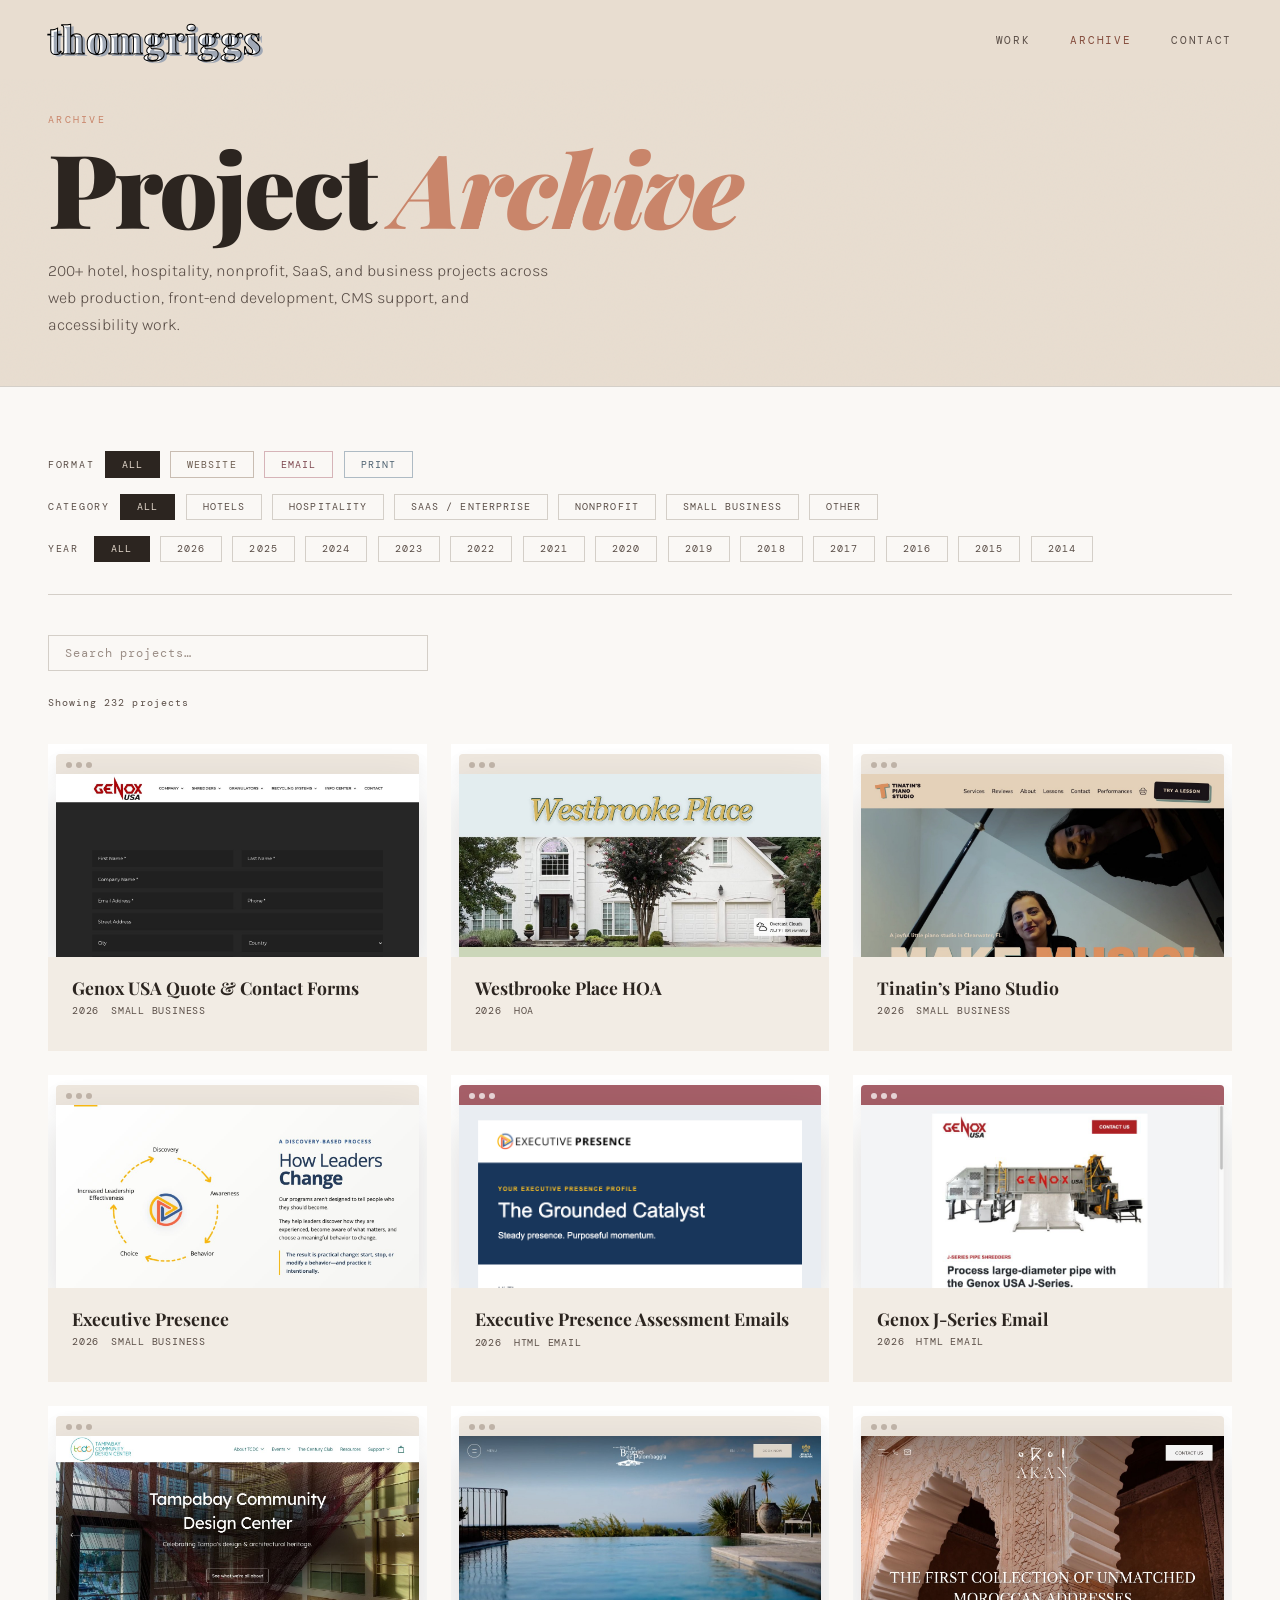
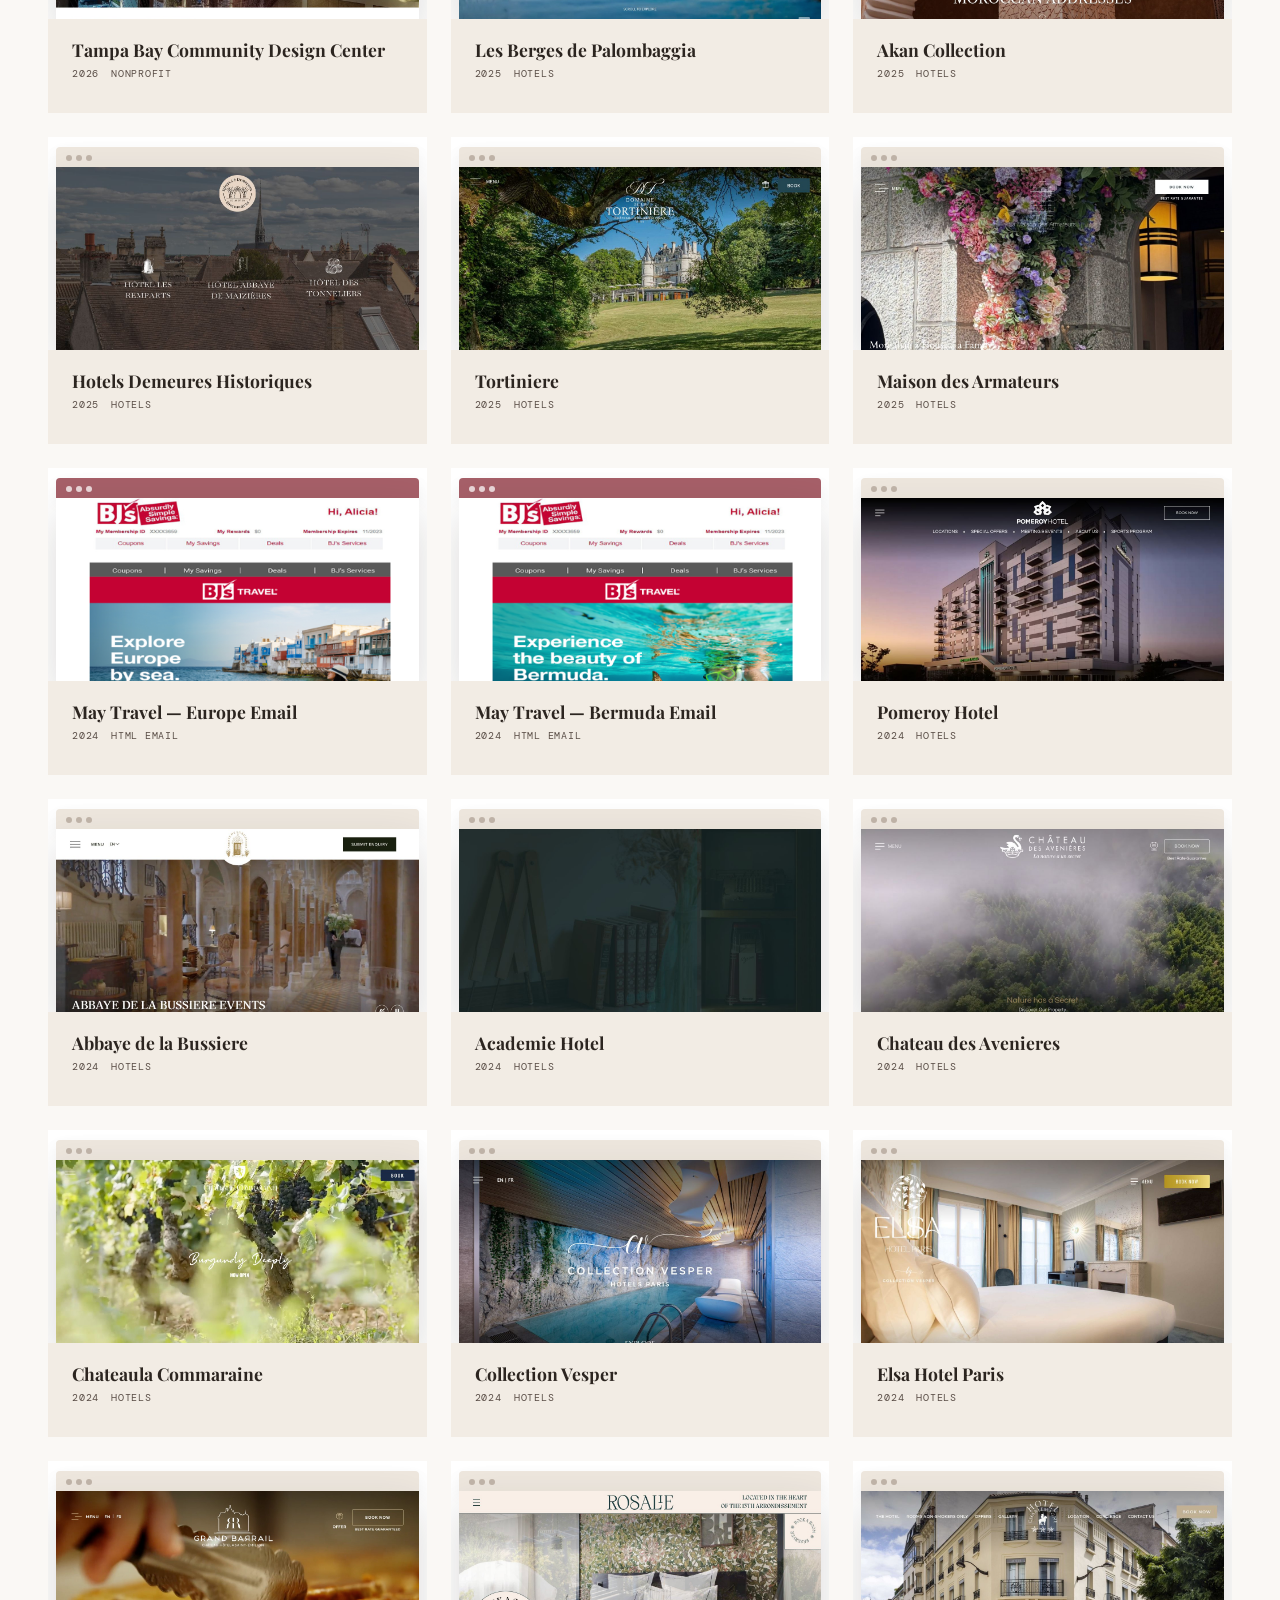
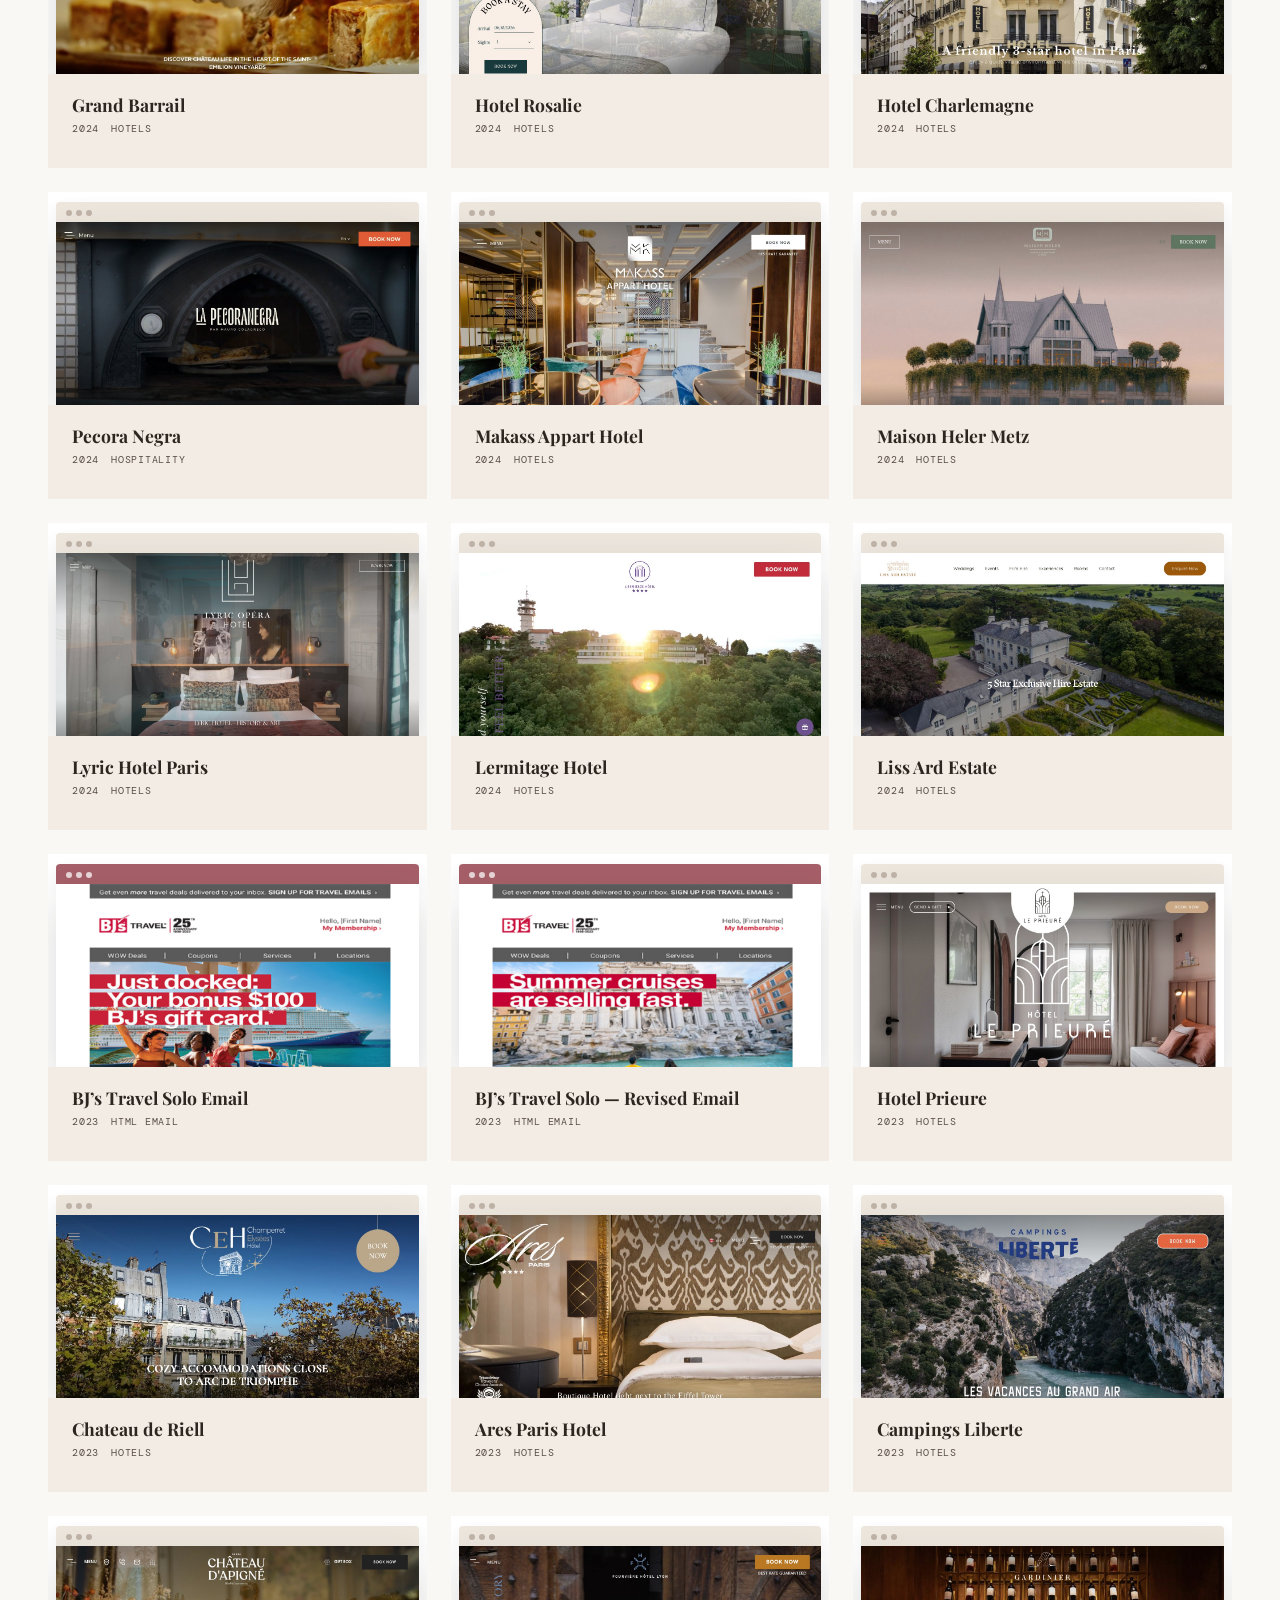
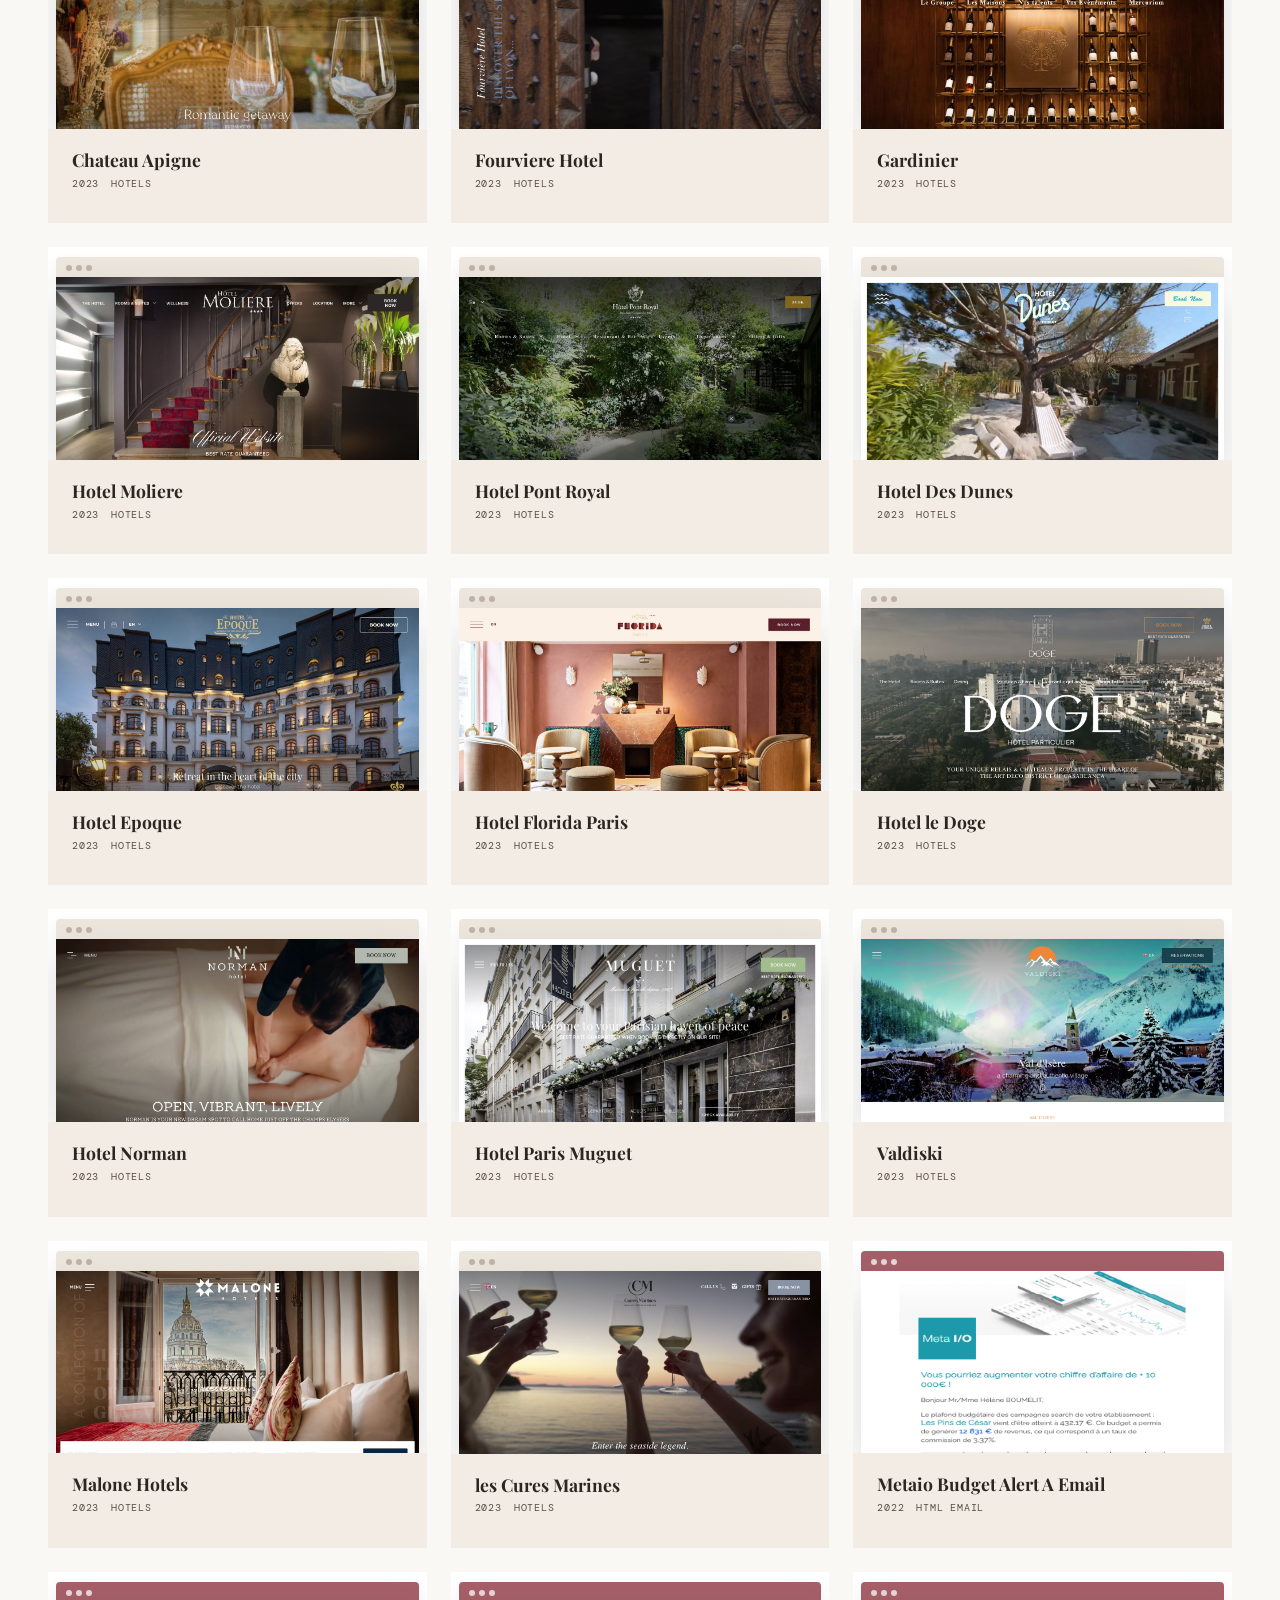
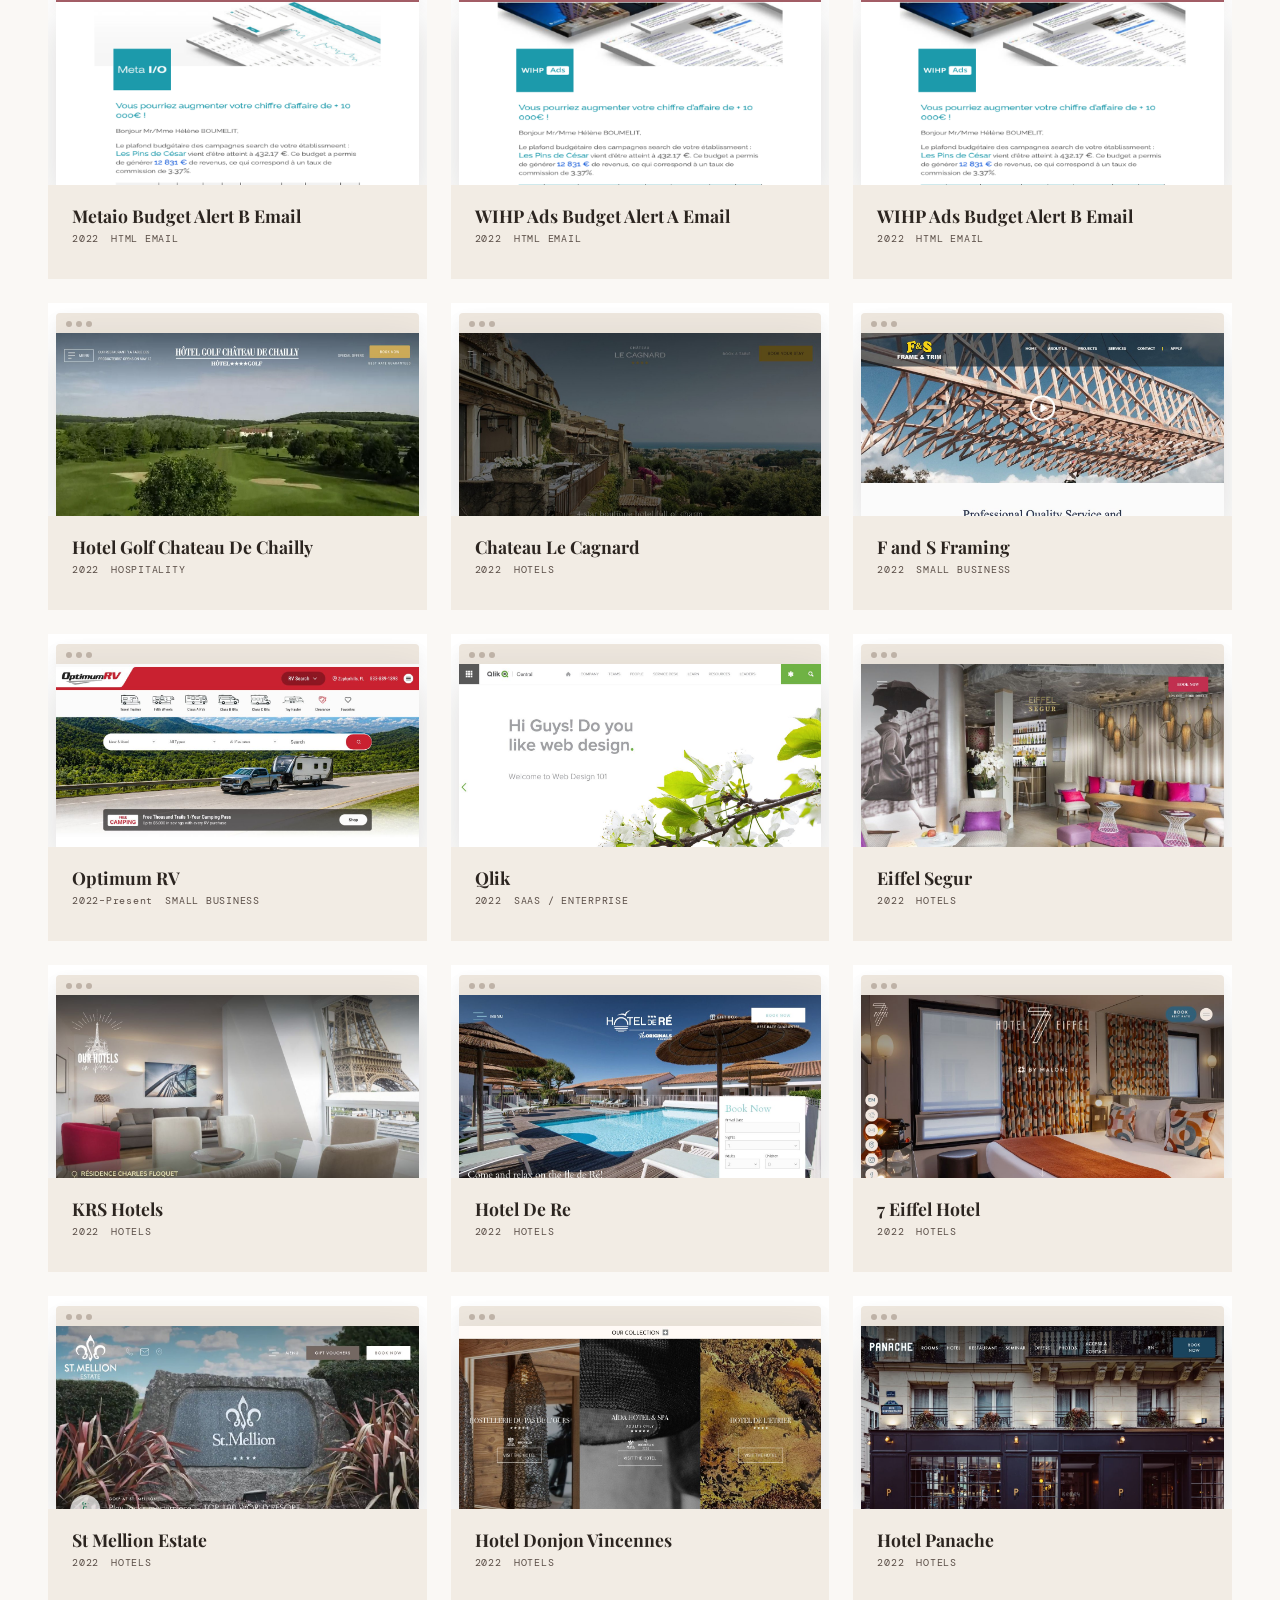
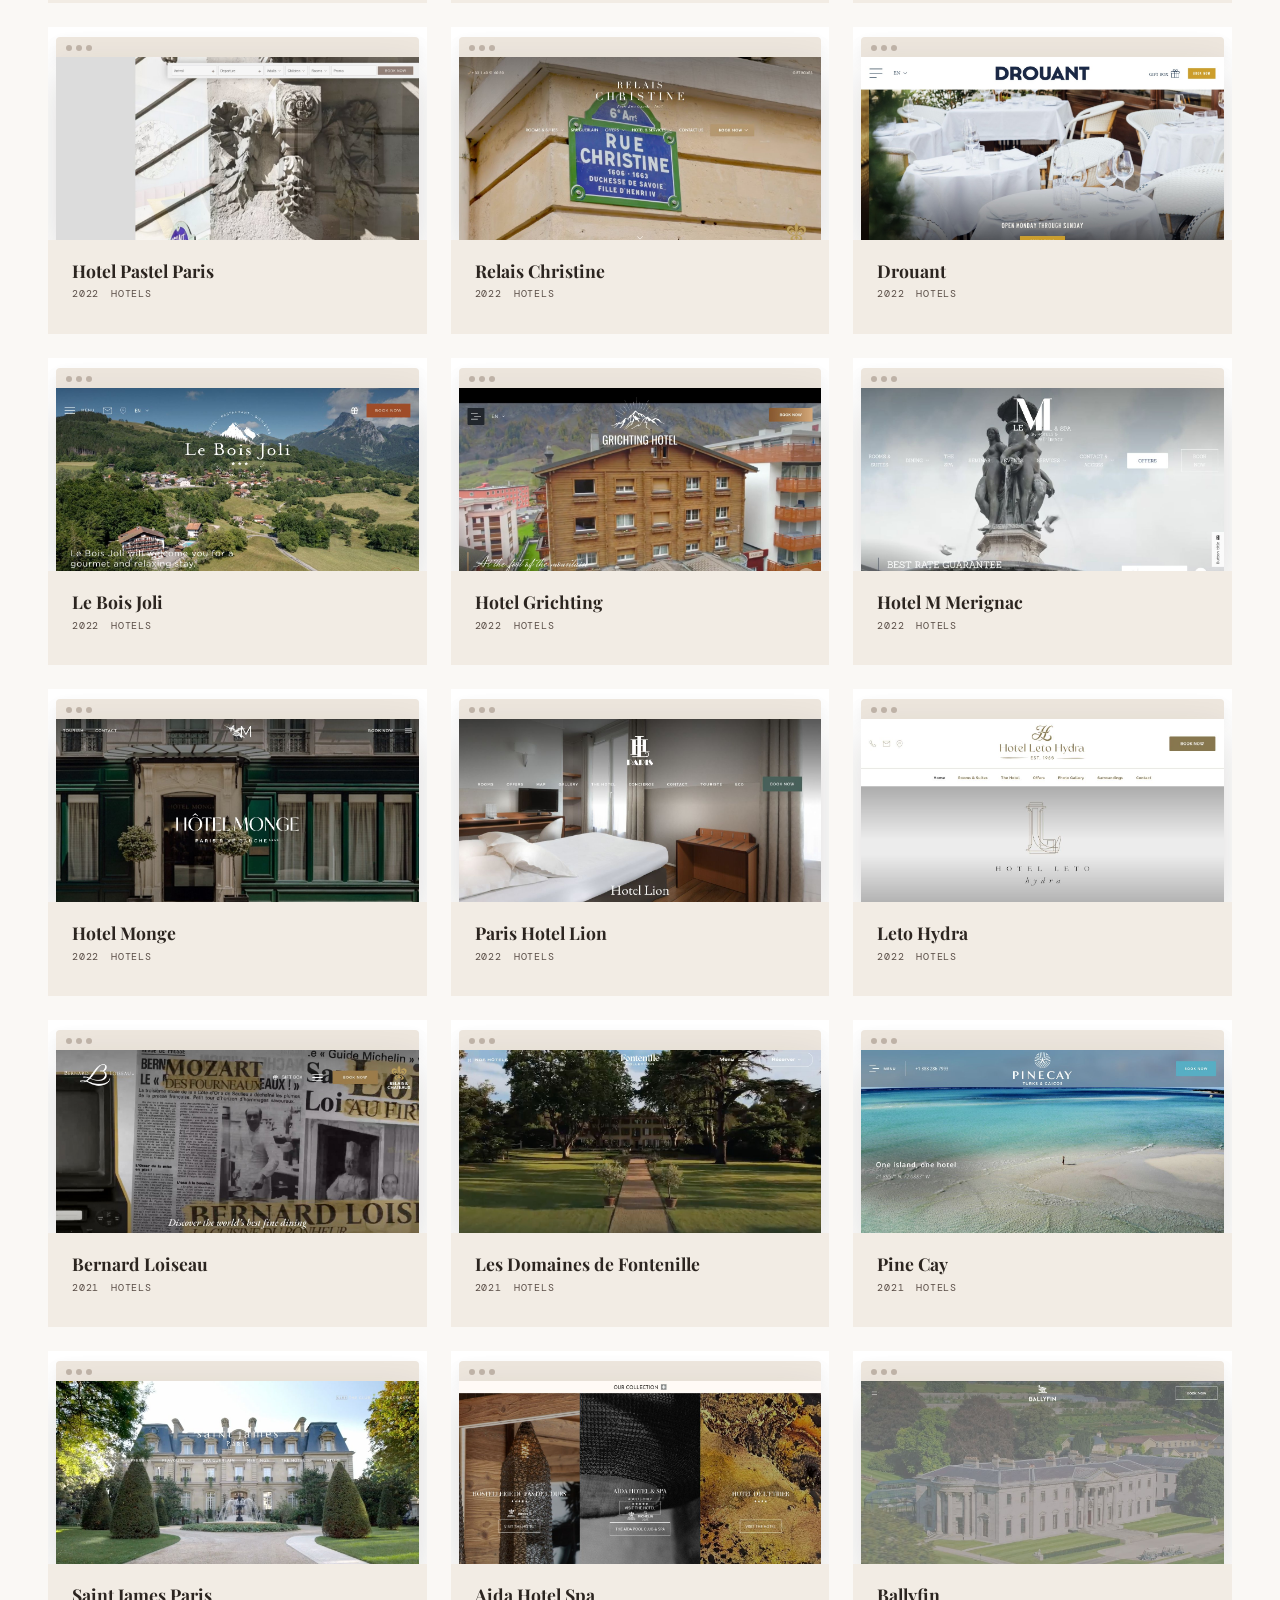
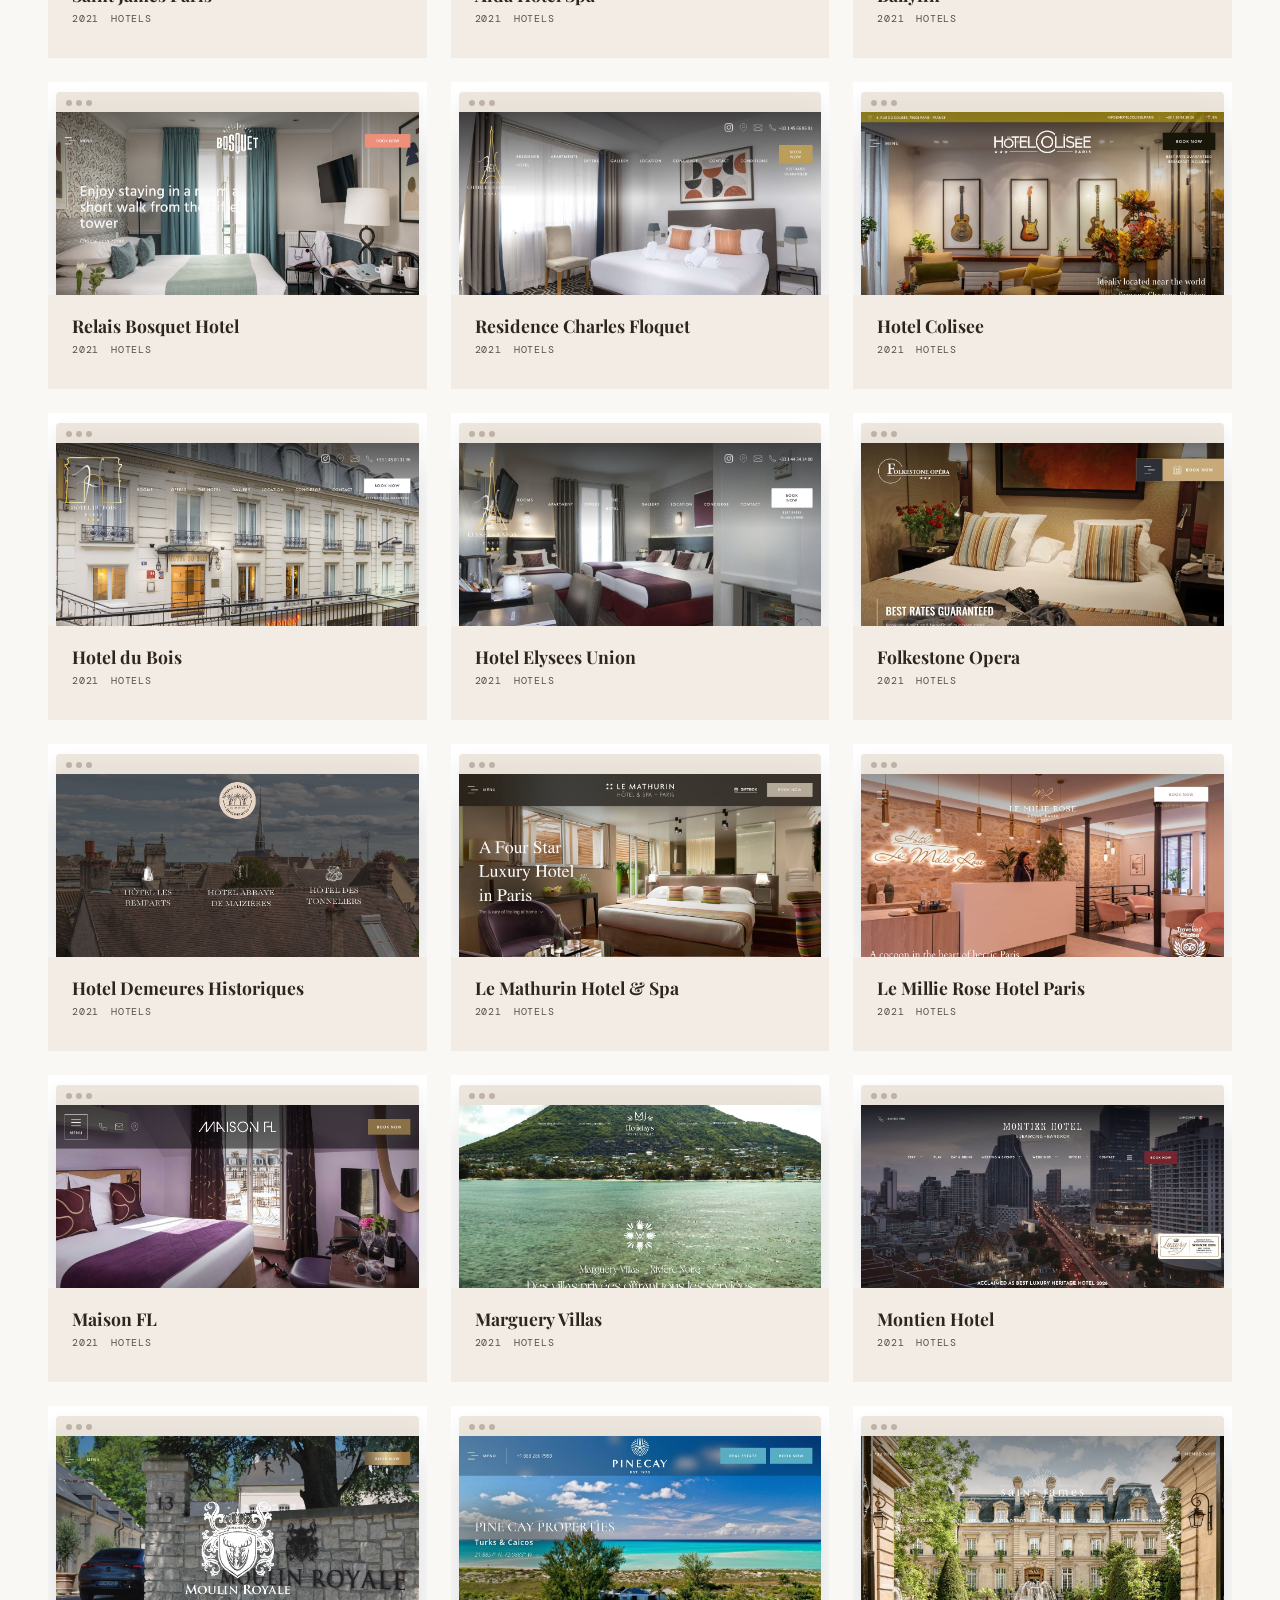
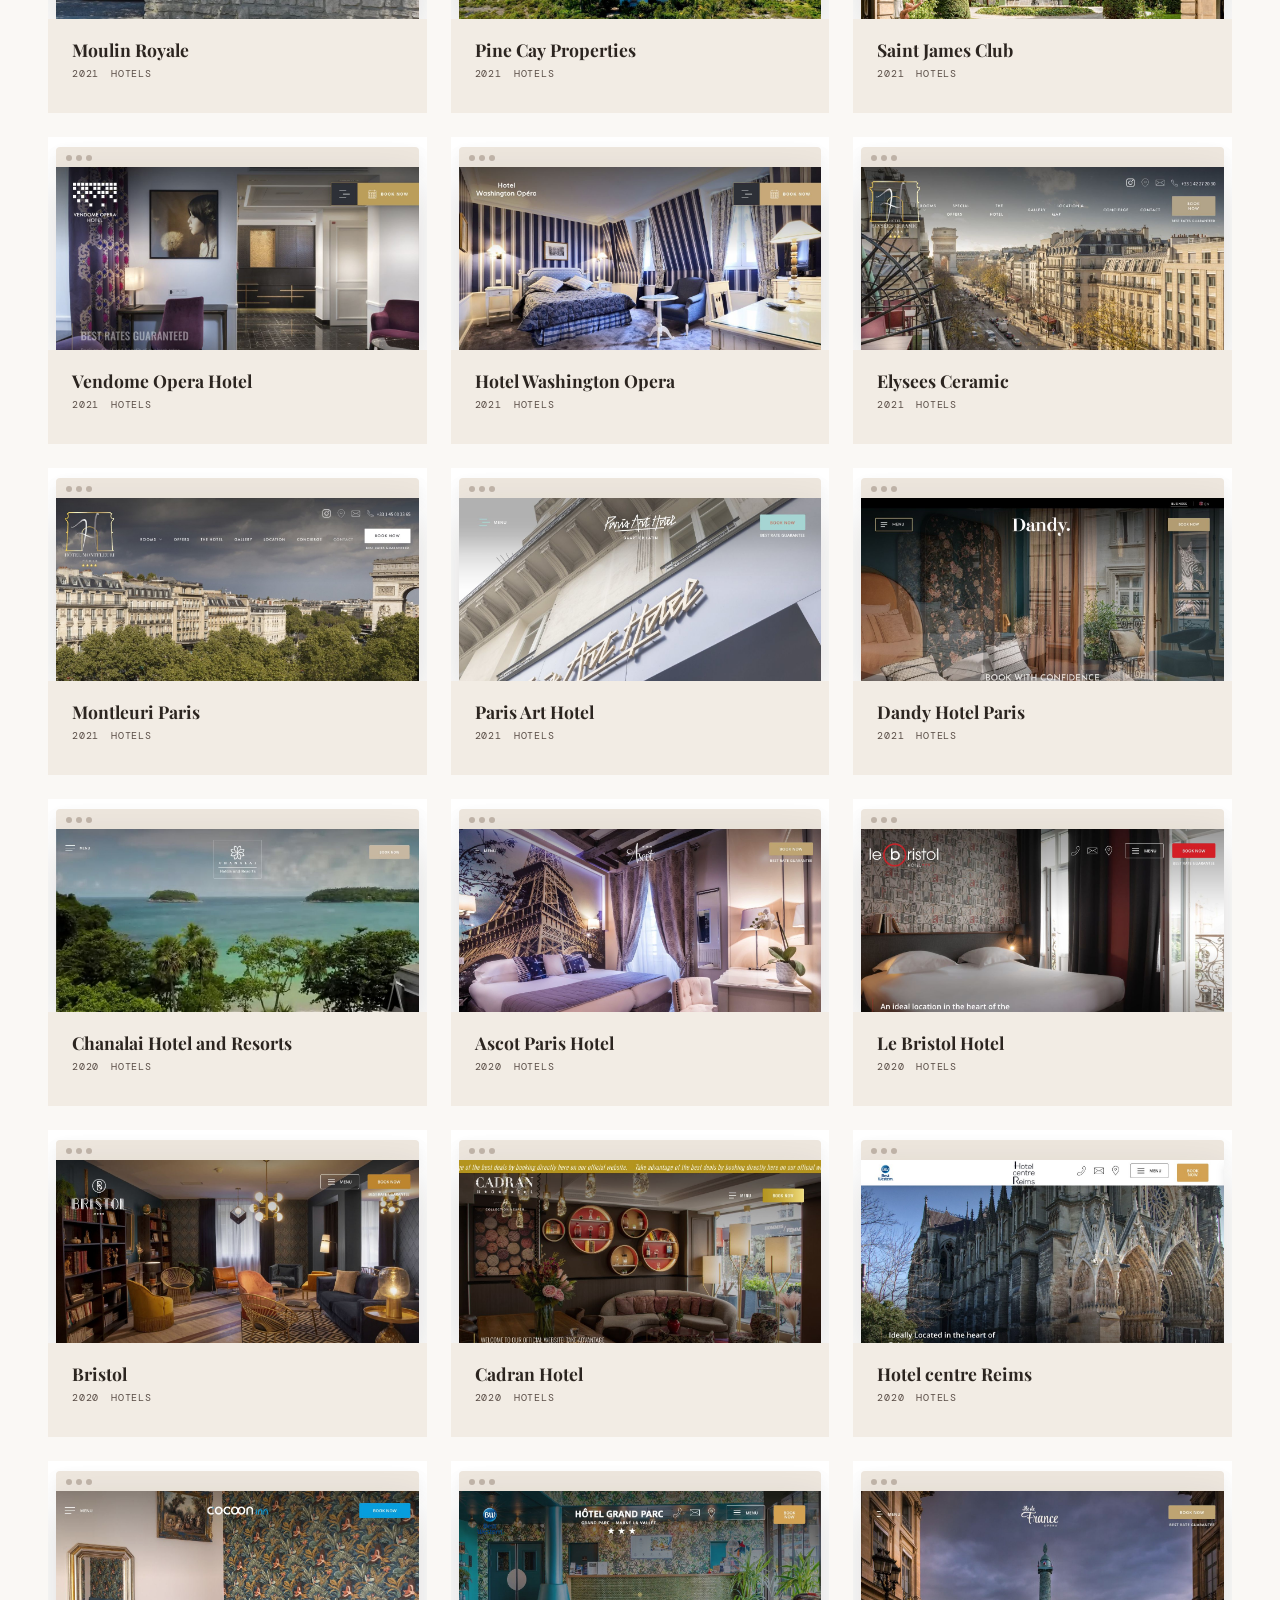
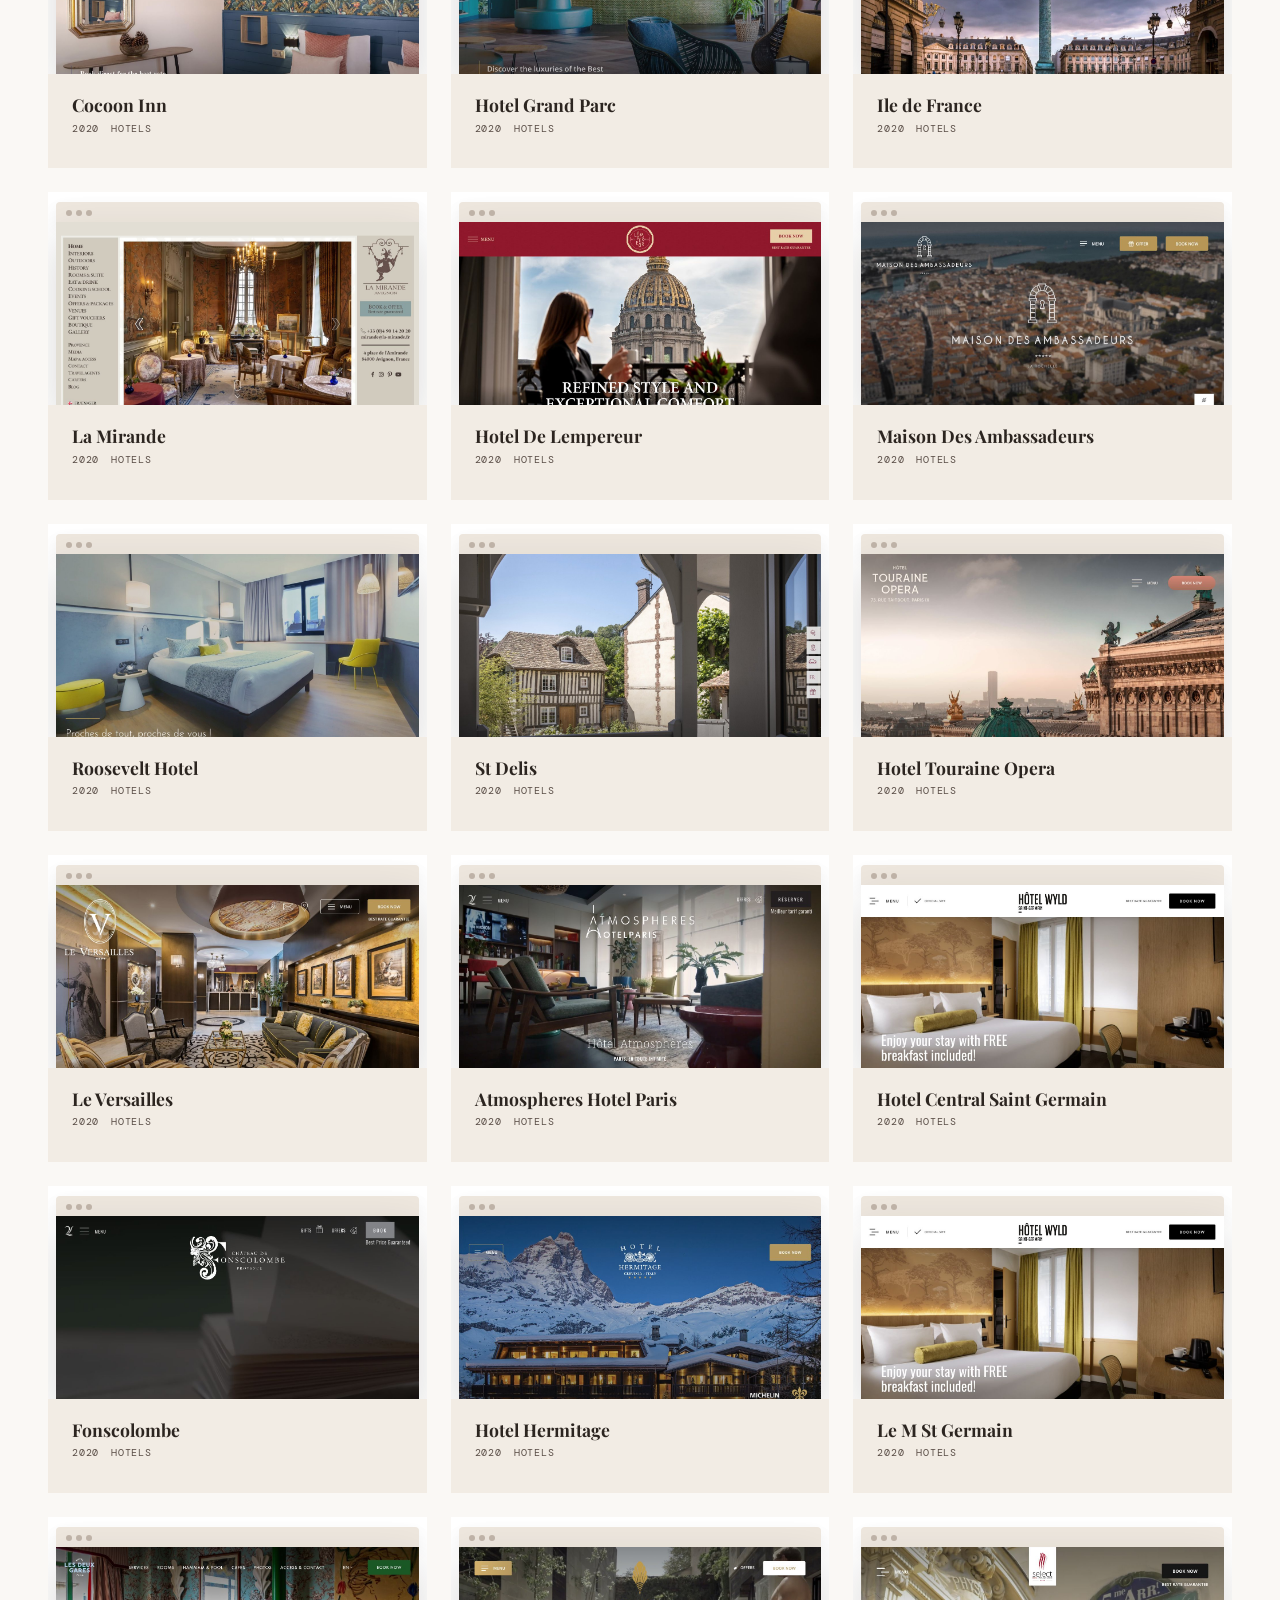
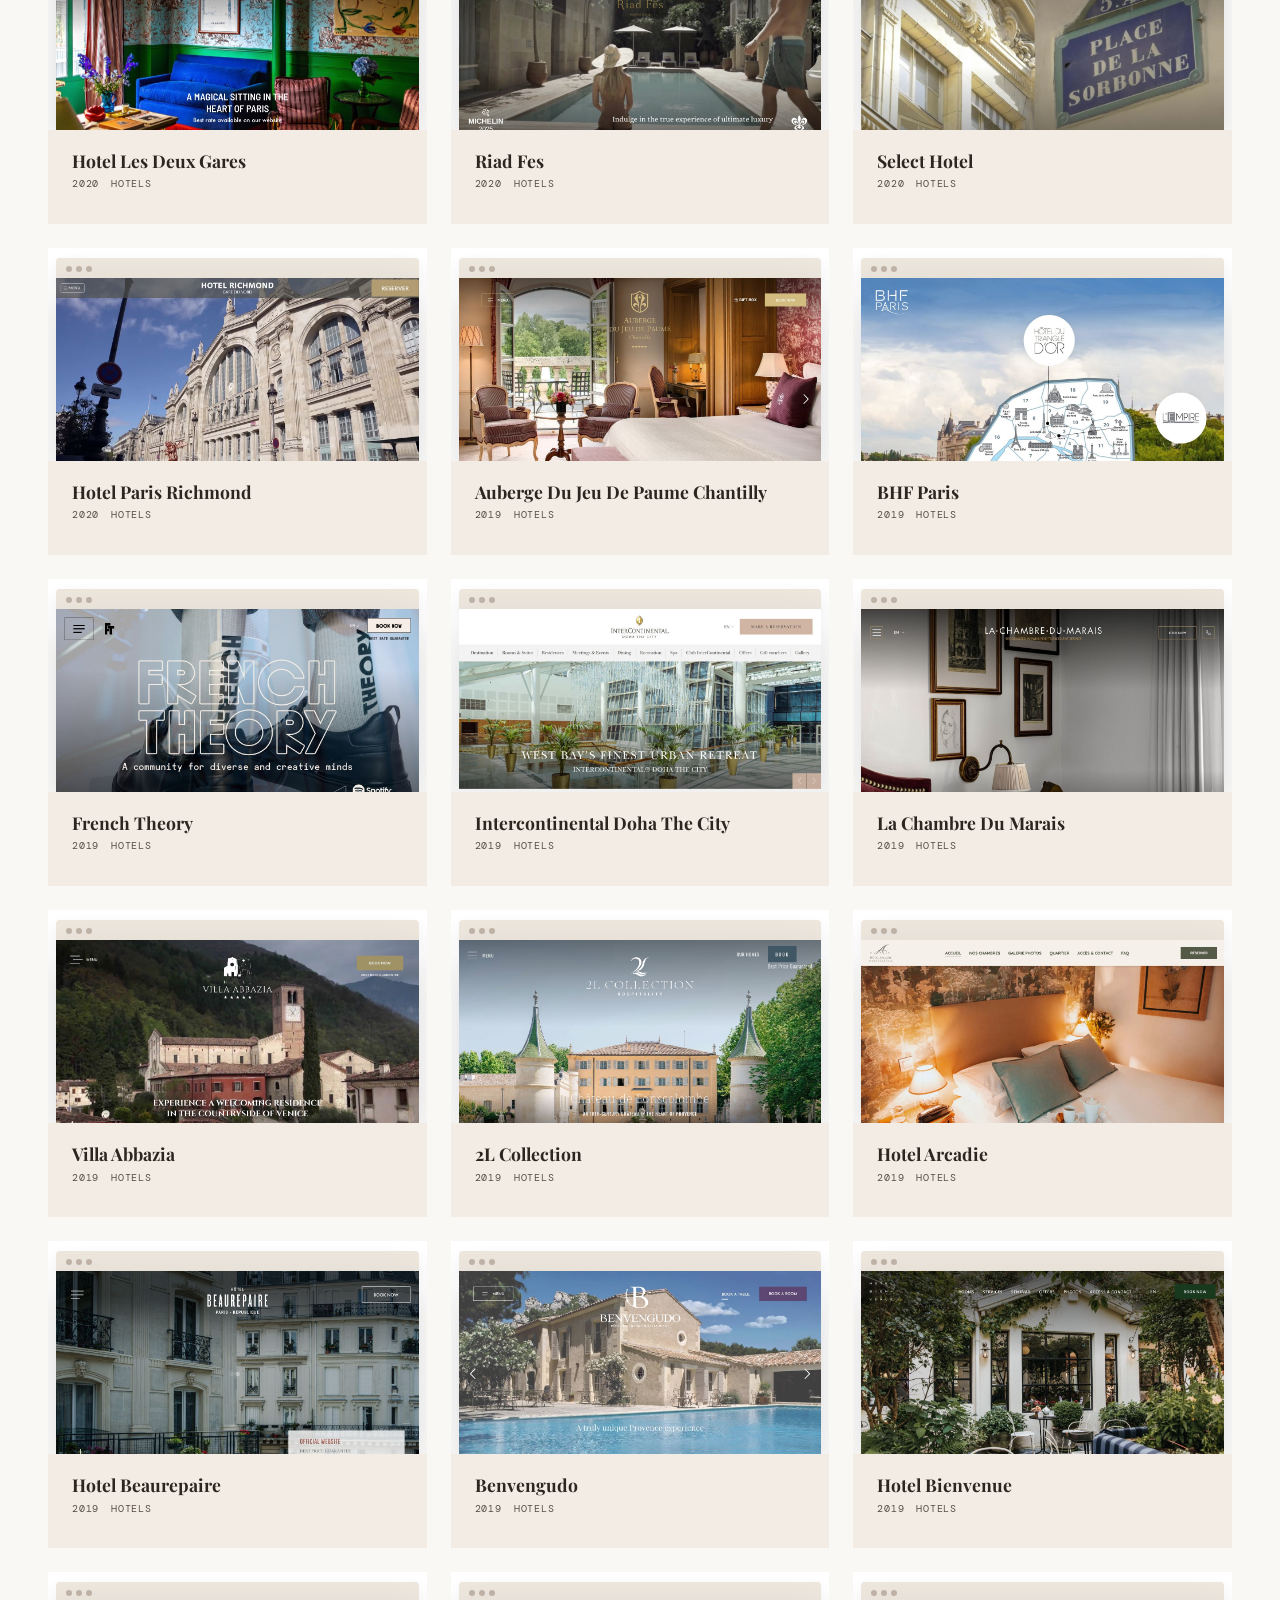
<file: archive/index.html>
<!DOCTYPE html><html lang="en"> <head><meta charset="UTF-8"><meta name="viewport" content="width=device-width, initial-scale=1.0"><meta name="description" content="Search 200+ hospitality, nonprofit, SaaS, RV, and business projects across web production, CMS support, front-end, and accessibility work."><meta name="author" content="Thom Griggs"><meta name="theme-color" content="#e8ddd0"><title>Project Archive | 200+ Web Production Builds | Thom Griggs</title><link rel="canonical" href="https://thomgriggs.com/archive/"><meta name="robots" content="index, follow"><meta property="og:type" content="website"><meta property="og:site_name" content="thomgriggs"><meta property="og:title" content="Project Archive | 200+ Web Production Builds | Thom Griggs"><meta property="og:description" content="Search 200+ hospitality, nonprofit, SaaS, RV, and business projects across web production, CMS support, front-end, and accessibility work."><meta property="og:url" content="https://thomgriggs.com/archive/"><meta property="og:image" content="https://thomgriggs.com/images/og-image.png"><meta property="og:image:width" content="1200"><meta property="og:image:height" content="630"><meta property="og:image:alt" content="thomgriggs.com homepage - Thom Griggs, web production specialist in St. Petersburg"><meta name="twitter:card" content="summary_large_image"><meta name="twitter:title" content="Project Archive | Thom Griggs"><meta name="twitter:description" content="Search 200+ hospitality, nonprofit, SaaS, RV, and business projects by Thom Griggs."><meta name="twitter:image" content="https://thomgriggs.com/images/og-image.png"><meta name="twitter:image:alt" content="thomgriggs.com homepage - Thom Griggs, web production specialist in St. Petersburg"><script type="application/ld+json">{"@context":"https://schema.org","@type":"CollectionPage","name":"Project Archive | 200+ Web Production Builds | Thom Griggs","url":"https://thomgriggs.com/archive/","description":"Search 200+ hospitality, nonprofit, SaaS, RV, and business projects across web production, CMS support, front-end, and accessibility work.","about":["Web production archive","Hospitality websites","CMS support","Accessibility","Front-end development","Nonprofit websites","SaaS projects","Small business websites"],"isPartOf":{"@type":"WebSite","name":"thomgriggs","url":"https://thomgriggs.com/"},"creator":{"@type":"Person","name":"Thom Griggs","url":"https://thomgriggs.com/"}}</script><link rel="icon" type="image/svg+xml" href="/favicon.svg"><link rel="preconnect" href="https://fonts.googleapis.com"><link rel="preconnect" href="https://fonts.gstatic.com" crossorigin><link rel="stylesheet" href="/_astro/BaseLayout.C7Eo-kTZ.css">
<link rel="stylesheet" href="/_astro/archive@_@astro.x3Nd_poE.css?v=format-muted"></head> <body> <a href="#main" class="skip-link">Skip to main content</a> <nav class="site-nav" id="site-nav"> <a href="/" class="nav-logo" aria-label="thomgriggs home">thomgriggs</a> <ul class="nav-links"> <li><a href="/work">Work</a></li> <li><a href="/archive" aria-current="page">Archive</a></li> <li><a href="mailto:thomgriggs@gmail.com">Contact</a></li> </ul> <button class="nav-hamburger" id="nav-hamburger" aria-label="Open menu" aria-expanded="false" aria-controls="nav-dialog"> <span></span><span></span><span></span> </button> </nav> <dialog class="nav-dialog" id="nav-dialog" aria-label="Site navigation"> <div class="nav-dialog-inner"> <button class="nav-dialog-close" id="nav-dialog-close" aria-label="Close menu">&times;</button> <nav class="nav-dialog-links" aria-label="Mobile navigation"> <a href="/">Home</a> <a href="/work">Work</a> <a href="/archive" aria-current="page">Archive</a> <a href="mailto:thomgriggs@gmail.com">Contact</a> </nav> <p class="nav-dialog-sub">St. Pete &middot; Florida &middot; Est. 2005</p> </div> </dialog> <main id="main" tabindex="-1">   <section class="archive-hero noise-overlay" data-astro-cid-qma2cssl> <p class="eyebrow" data-astro-cid-qma2cssl>Archive</p> <h1 class="arch-title" data-astro-cid-qma2cssl>Project <em data-astro-cid-qma2cssl>Archive</em></h1> <p class="arch-subtitle" data-astro-cid-qma2cssl>
200+ hotel, hospitality, nonprofit, SaaS, and business projects across web production, front-end development, CMS support, and accessibility work.
</p> </section>  <section class="archive-section" data-astro-cid-qma2cssl> <!-- Filters --> <div class="filters-bar" data-astro-cid-qma2cssl> <div class="filter-group" data-astro-cid-qma2cssl> <span class="filter-label" data-astro-cid-qma2cssl>Format</span> <button class="filter-btn active" data-filter="format" data-value="all" aria-pressed="true" data-astro-cid-qma2cssl>All</button> <button class="filter-btn" data-filter="format" data-value="website" aria-pressed="false" data-astro-cid-qma2cssl> Website </button><button class="filter-btn" data-filter="format" data-value="email" aria-pressed="false" data-astro-cid-qma2cssl> Email </button><button class="filter-btn" data-filter="format" data-value="print" aria-pressed="false" data-astro-cid-qma2cssl> Print </button> </div> <div class="filter-group" data-astro-cid-qma2cssl> <span class="filter-label" data-astro-cid-qma2cssl>Category</span> <button class="filter-btn active" data-filter="type" data-value="all" aria-pressed="true" data-astro-cid-qma2cssl>All</button> <button class="filter-btn" data-filter="type" data-value="hotel" aria-pressed="false" data-astro-cid-qma2cssl> Hotels </button><button class="filter-btn" data-filter="type" data-value="hospitality" aria-pressed="false" data-astro-cid-qma2cssl> Hospitality </button><button class="filter-btn" data-filter="type" data-value="saas" aria-pressed="false" data-astro-cid-qma2cssl> SaaS / Enterprise </button><button class="filter-btn" data-filter="type" data-value="nonprofit" aria-pressed="false" data-astro-cid-qma2cssl> Nonprofit </button><button class="filter-btn" data-filter="type" data-value="small-business" aria-pressed="false" data-astro-cid-qma2cssl> Small Business </button><button class="filter-btn" data-filter="type" data-value="other" aria-pressed="false" data-astro-cid-qma2cssl> Other </button> </div> <div class="filter-group" data-astro-cid-qma2cssl> <span class="filter-label" data-astro-cid-qma2cssl>Year</span> <button class="filter-btn active" data-filter="year" data-value="all" aria-pressed="true" data-astro-cid-qma2cssl>All</button> <button class="filter-btn" data-filter="year" data-value="2026" aria-pressed="false" data-astro-cid-qma2cssl> 2026 </button><button class="filter-btn" data-filter="year" data-value="2025" aria-pressed="false" data-astro-cid-qma2cssl> 2025 </button><button class="filter-btn" data-filter="year" data-value="2024" aria-pressed="false" data-astro-cid-qma2cssl> 2024 </button><button class="filter-btn" data-filter="year" data-value="2023" aria-pressed="false" data-astro-cid-qma2cssl> 2023 </button><button class="filter-btn" data-filter="year" data-value="2022" aria-pressed="false" data-astro-cid-qma2cssl> 2022 </button><button class="filter-btn" data-filter="year" data-value="2021" aria-pressed="false" data-astro-cid-qma2cssl> 2021 </button><button class="filter-btn" data-filter="year" data-value="2020" aria-pressed="false" data-astro-cid-qma2cssl> 2020 </button><button class="filter-btn" data-filter="year" data-value="2019" aria-pressed="false" data-astro-cid-qma2cssl> 2019 </button><button class="filter-btn" data-filter="year" data-value="2018" aria-pressed="false" data-astro-cid-qma2cssl> 2018 </button><button class="filter-btn" data-filter="year" data-value="2017" aria-pressed="false" data-astro-cid-qma2cssl> 2017 </button><button class="filter-btn" data-filter="year" data-value="2016" aria-pressed="false" data-astro-cid-qma2cssl> 2016 </button><button class="filter-btn" data-filter="year" data-value="2015" aria-pressed="false" data-astro-cid-qma2cssl> 2015 </button><button class="filter-btn" data-filter="year" data-value="2014" aria-pressed="false" data-astro-cid-qma2cssl> 2014 </button> </div> </div> <!-- Search --> <div class="search-bar" data-astro-cid-qma2cssl> <label for="archive-search" class="sr-only" data-astro-cid-qma2cssl>Search projects</label> <input type="search" id="archive-search" class="search-input" placeholder="Search projects…" autocomplete="off" spellcheck="false" aria-label="Search projects" data-astro-cid-qma2cssl> </div> <p class="archive-count" id="archive-count" role="status" aria-live="polite" aria-atomic="true" data-astro-cid-qma2cssl>
Showing all 200+ projects
</p> <!-- Grid --> <div class="archive-grid" id="archive-grid" data-astro-cid-qma2cssl> <article class="archive-card" data-format="website" data-type="small-business" data-year="2026" data-astro-cid-qma2cssl> <div class="card-thumb" data-astro-cid-qma2cssl> <img src="/images/spotlight-projects/genox-quote-form.jpg" alt="Genox USA quote request form" loading="lazy" onerror="this.parentElement.classList.add('thumb-placeholder')" data-astro-cid-qma2cssl> </div> <div class="card-body" data-astro-cid-qma2cssl> <a href="https://genoxusa.com/" class="card-name-link" target="_blank" rel="noopener" data-astro-cid-qma2cssl> <h2 class="card-name" data-astro-cid-qma2cssl>Genox USA Quote &amp; Contact Forms</h2> </a> <div class="card-meta" data-astro-cid-qma2cssl> <span class="card-year" data-astro-cid-qma2cssl>2026</span> <span class="card-type" data-astro-cid-qma2cssl>Small Business</span> </div> </div> </article> <article class="archive-card" data-format="website" data-type="other" data-year="2026" data-astro-cid-qma2cssl> <div class="card-thumb" data-astro-cid-qma2cssl> <img src="/images/spotlight-projects/westbrookeplacehoa.jpg" alt="Westbrooke Place HOA" loading="lazy" onerror="this.parentElement.classList.add('thumb-placeholder')" data-astro-cid-qma2cssl> </div> <div class="card-body" data-astro-cid-qma2cssl> <a href="https://www.westbrookeplacehoa.com/" class="card-name-link" target="_blank" rel="noopener" data-astro-cid-qma2cssl> <h2 class="card-name" data-astro-cid-qma2cssl>Westbrooke Place HOA</h2> </a> <div class="card-meta" data-astro-cid-qma2cssl> <span class="card-year" data-astro-cid-qma2cssl>2026</span> <span class="card-type" data-astro-cid-qma2cssl>HOA</span> </div> </div> </article> <article class="archive-card" data-format="website" data-type="small-business" data-year="2026" data-astro-cid-qma2cssl> <div class="card-thumb" data-astro-cid-qma2cssl> <img src="/images/spotlight-projects/tinatinspianostudio.jpg" alt="Tinatin’s Piano Studio" loading="lazy" onerror="this.parentElement.classList.add('thumb-placeholder')" data-astro-cid-qma2cssl> </div> <div class="card-body" data-astro-cid-qma2cssl> <a href="https://www.tinatinspianostudio.com/" class="card-name-link" target="_blank" rel="noopener" data-astro-cid-qma2cssl> <h2 class="card-name" data-astro-cid-qma2cssl>Tinatin’s Piano Studio</h2> </a> <div class="card-meta" data-astro-cid-qma2cssl> <span class="card-year" data-astro-cid-qma2cssl>2026</span> <span class="card-type" data-astro-cid-qma2cssl>Small Business</span> </div> </div> </article> <article class="archive-card" data-format="website" data-type="small-business" data-year="2026" data-astro-cid-qma2cssl> <div class="card-thumb" data-astro-cid-qma2cssl> <img src="/images/spotlight-projects/executivepresence.jpg" alt="Executive Presence" loading="lazy" onerror="this.parentElement.classList.add('thumb-placeholder')" data-astro-cid-qma2cssl> </div> <div class="card-body" data-astro-cid-qma2cssl> <a href="https://www.executivepresence.com/" class="card-name-link" target="_blank" rel="noopener" data-astro-cid-qma2cssl> <h2 class="card-name" data-astro-cid-qma2cssl>Executive Presence</h2> </a> <div class="card-meta" data-astro-cid-qma2cssl> <span class="card-year" data-astro-cid-qma2cssl>2026</span> <span class="card-type" data-astro-cid-qma2cssl>Small Business</span> </div> </div> </article> <article class="archive-card" data-format="email" data-type="small-business" data-year="2026" data-astro-cid-qma2cssl> <div class="card-thumb" data-astro-cid-qma2cssl> <img src="/images/spotlight-projects/executivepresence-assessment-email.png" alt="Executive Presence assessment results email" loading="lazy" onerror="this.parentElement.classList.add('thumb-placeholder')" data-astro-cid-qma2cssl> </div> <div class="card-body" data-astro-cid-qma2cssl> <a href="https://studio.thomgriggs.com/executivepresence/emails/assessment-results/" class="card-name-link" target="_blank" rel="noopener" data-astro-cid-qma2cssl> <h2 class="card-name" data-astro-cid-qma2cssl>Executive Presence Assessment Emails</h2> </a> <div class="card-meta" data-astro-cid-qma2cssl> <span class="card-year" data-astro-cid-qma2cssl>2026</span> <span class="card-type" data-astro-cid-qma2cssl>HTML Email</span> </div> </div> </article> <article class="archive-card" data-format="email" data-type="small-business" data-year="2026" data-astro-cid-qma2cssl> <div class="card-thumb" data-astro-cid-qma2cssl> <img src="/images/spotlight-projects/genox-jseries-email.png" alt="Genox J-Series pipe shredders email campaign" loading="lazy" onerror="this.parentElement.classList.add('thumb-placeholder')" data-astro-cid-qma2cssl> </div> <div class="card-body" data-astro-cid-qma2cssl> <a href="https://studio.thomgriggs.com/genox/jseries_email/" class="card-name-link" target="_blank" rel="noopener" data-astro-cid-qma2cssl> <h2 class="card-name" data-astro-cid-qma2cssl>Genox J-Series Email</h2> </a> <div class="card-meta" data-astro-cid-qma2cssl> <span class="card-year" data-astro-cid-qma2cssl>2026</span> <span class="card-type" data-astro-cid-qma2cssl>HTML Email</span> </div> </div> </article><article class="archive-card" data-format="email" data-type="other" data-year="2024" data-astro-cid-qma2cssl> <div class="card-thumb" data-astro-cid-qma2cssl> <img src="/images/spotlight-projects/bjs-travel-email.png" alt="May Travel Europe email campaign" loading="lazy" onerror="this.parentElement.classList.add('thumb-placeholder')" data-astro-cid-qma2cssl> </div> <div class="card-body" data-astro-cid-qma2cssl> <a href="https://studio.thomgriggs.com/marketingdirection/bjs/00524_MayTravel_Banner1_Europe/" class="card-name-link" target="_blank" rel="noopener" data-astro-cid-qma2cssl> <h2 class="card-name" data-astro-cid-qma2cssl>May Travel — Europe Email</h2> </a> <div class="card-meta" data-astro-cid-qma2cssl> <span class="card-year" data-astro-cid-qma2cssl>2024</span> <span class="card-type" data-astro-cid-qma2cssl>HTML Email</span> </div> </div> </article><article class="archive-card" data-format="email" data-type="other" data-year="2024" data-astro-cid-qma2cssl> <div class="card-thumb" data-astro-cid-qma2cssl> <img src="/images/spotlight-projects/bjs-may-travel-bermuda-email.png" alt="May Travel Bermuda email campaign" loading="lazy" onerror="this.parentElement.classList.add('thumb-placeholder')" data-astro-cid-qma2cssl> </div> <div class="card-body" data-astro-cid-qma2cssl> <a href="https://studio.thomgriggs.com/marketingdirection/bjs/00524_MayTravel_DedicatedEmail/" class="card-name-link" target="_blank" rel="noopener" data-astro-cid-qma2cssl> <h2 class="card-name" data-astro-cid-qma2cssl>May Travel — Bermuda Email</h2> </a> <div class="card-meta" data-astro-cid-qma2cssl> <span class="card-year" data-astro-cid-qma2cssl>2024</span> <span class="card-type" data-astro-cid-qma2cssl>HTML Email</span> </div> </div> </article><article class="archive-card" data-format="email" data-type="other" data-year="2023" data-astro-cid-qma2cssl> <div class="card-thumb" data-astro-cid-qma2cssl> <img src="/images/spotlight-projects/bjs-travel-solo-email.png" alt="BJ’s Travel Solo email campaign" loading="lazy" onerror="this.parentElement.classList.add('thumb-placeholder')" data-astro-cid-qma2cssl> </div> <div class="card-body" data-astro-cid-qma2cssl> <a href="https://studio.thomgriggs.com/marketingdirection/bjs/20230331_solo2_bjs/" class="card-name-link" target="_blank" rel="noopener" data-astro-cid-qma2cssl> <h2 class="card-name" data-astro-cid-qma2cssl>BJ’s Travel Solo Email</h2> </a> <div class="card-meta" data-astro-cid-qma2cssl> <span class="card-year" data-astro-cid-qma2cssl>2023</span> <span class="card-type" data-astro-cid-qma2cssl>HTML Email</span> </div> </div> </article><article class="archive-card" data-format="email" data-type="other" data-year="2023" data-astro-cid-qma2cssl> <div class="card-thumb" data-astro-cid-qma2cssl> <img src="/images/spotlight-projects/bjs-travel-solo-revised-email.png" alt="BJ’s Travel Solo revised email campaign" loading="lazy" onerror="this.parentElement.classList.add('thumb-placeholder')" data-astro-cid-qma2cssl> </div> <div class="card-body" data-astro-cid-qma2cssl> <a href="https://studio.thomgriggs.com/marketingdirection/bjs/20230331_solo2_bjs_Revised/" class="card-name-link" target="_blank" rel="noopener" data-astro-cid-qma2cssl> <h2 class="card-name" data-astro-cid-qma2cssl>BJ’s Travel Solo — Revised Email</h2> </a> <div class="card-meta" data-astro-cid-qma2cssl> <span class="card-year" data-astro-cid-qma2cssl>2023</span> <span class="card-type" data-astro-cid-qma2cssl>HTML Email</span> </div> </div> </article><article class="archive-card" data-format="email" data-type="saas" data-year="2022" data-astro-cid-qma2cssl> <div class="card-thumb" data-astro-cid-qma2cssl> <img src="/images/spotlight-projects/metaio-budget-a-email.png" alt="Metaio Budget Alert A email campaign" loading="lazy" onerror="this.parentElement.classList.add('thumb-placeholder')" data-astro-cid-qma2cssl> </div> <div class="card-body" data-astro-cid-qma2cssl> <a href="https://studio.thomgriggs.com/metaio/emails/budget-alert-a/" class="card-name-link" target="_blank" rel="noopener" data-astro-cid-qma2cssl> <h2 class="card-name" data-astro-cid-qma2cssl>Metaio Budget Alert A Email</h2> </a> <div class="card-meta" data-astro-cid-qma2cssl> <span class="card-year" data-astro-cid-qma2cssl>2022</span> <span class="card-type" data-astro-cid-qma2cssl>HTML Email</span> </div> </div> </article><article class="archive-card" data-format="email" data-type="saas" data-year="2022" data-astro-cid-qma2cssl> <div class="card-thumb" data-astro-cid-qma2cssl> <img src="/images/spotlight-projects/metaio-budget-b-email.png" alt="Metaio Budget Alert B email campaign" loading="lazy" onerror="this.parentElement.classList.add('thumb-placeholder')" data-astro-cid-qma2cssl> </div> <div class="card-body" data-astro-cid-qma2cssl> <a href="https://studio.thomgriggs.com/metaio/emails/budget-alert-b/" class="card-name-link" target="_blank" rel="noopener" data-astro-cid-qma2cssl> <h2 class="card-name" data-astro-cid-qma2cssl>Metaio Budget Alert B Email</h2> </a> <div class="card-meta" data-astro-cid-qma2cssl> <span class="card-year" data-astro-cid-qma2cssl>2022</span> <span class="card-type" data-astro-cid-qma2cssl>HTML Email</span> </div> </div> </article><article class="archive-card" data-format="email" data-type="saas" data-year="2022" data-astro-cid-qma2cssl> <div class="card-thumb" data-astro-cid-qma2cssl> <img src="/images/spotlight-projects/metaio-wihp-ads-budget-a-email.png" alt="WIHP Ads Budget Alert A email campaign" loading="lazy" onerror="this.parentElement.classList.add('thumb-placeholder')" data-astro-cid-qma2cssl> </div> <div class="card-body" data-astro-cid-qma2cssl> <a href="https://studio.thomgriggs.com/metaio/emails/wihp-ads-budget-alert-a/" class="card-name-link" target="_blank" rel="noopener" data-astro-cid-qma2cssl> <h2 class="card-name" data-astro-cid-qma2cssl>WIHP Ads Budget Alert A Email</h2> </a> <div class="card-meta" data-astro-cid-qma2cssl> <span class="card-year" data-astro-cid-qma2cssl>2022</span> <span class="card-type" data-astro-cid-qma2cssl>HTML Email</span> </div> </div> </article><article class="archive-card" data-format="email" data-type="saas" data-year="2022" data-astro-cid-qma2cssl> <div class="card-thumb" data-astro-cid-qma2cssl> <img src="/images/spotlight-projects/metaio-wihp-ads-budget-b-email.png" alt="WIHP Ads Budget Alert B email campaign" loading="lazy" onerror="this.parentElement.classList.add('thumb-placeholder')" data-astro-cid-qma2cssl> </div> <div class="card-body" data-astro-cid-qma2cssl> <a href="https://studio.thomgriggs.com/metaio/emails/wihp-ads-budget-alert-b/" class="card-name-link" target="_blank" rel="noopener" data-astro-cid-qma2cssl> <h2 class="card-name" data-astro-cid-qma2cssl>WIHP Ads Budget Alert B Email</h2> </a> <div class="card-meta" data-astro-cid-qma2cssl> <span class="card-year" data-astro-cid-qma2cssl>2022</span> <span class="card-type" data-astro-cid-qma2cssl>HTML Email</span> </div> </div> </article><article class="archive-card" data-format="print" data-type="other" data-year="2007" data-astro-cid-qma2cssl> <div class="card-thumb" data-astro-cid-qma2cssl> <img src="/images/spotlight-projects/advalite-catalog-spread.jpg" alt="Adva-Lite 2008 printed catalog spread" loading="lazy" onerror="this.parentElement.classList.add('thumb-placeholder')" data-astro-cid-qma2cssl> </div> <div class="card-body" data-astro-cid-qma2cssl> <a href="/archive/advalite-catalog/" class="card-name-link" target="_blank" rel="noopener" data-astro-cid-qma2cssl> <h2 class="card-name" data-astro-cid-qma2cssl>Adva-Lite 2008 Printed Catalog</h2> </a> <div class="card-meta" data-astro-cid-qma2cssl> <span class="card-year" data-astro-cid-qma2cssl>2007–2008</span> <span class="card-type" data-astro-cid-qma2cssl>Print Catalog</span> </div> </div> </article><article class="archive-card" data-format="website" data-type="nonprofit" data-year="2026" data-astro-cid-qma2cssl> <div class="card-thumb" data-astro-cid-qma2cssl> <img src="/images/archive-screenshots/tampabay-community-design-center.png" alt="Tampa Bay Community Design Center" loading="lazy" onerror="this.parentElement.classList.add('thumb-placeholder')" data-astro-cid-qma2cssl> </div> <div class="card-body" data-astro-cid-qma2cssl> <a href="https://www.tbcommunitydesign.org/" class="card-name-link" target="_blank" rel="noopener" data-astro-cid-qma2cssl> <h2 class="card-name" data-astro-cid-qma2cssl>Tampa Bay Community Design Center</h2> </a> <div class="card-meta" data-astro-cid-qma2cssl> <span class="card-year" data-astro-cid-qma2cssl>2026</span> <span class="card-type" data-astro-cid-qma2cssl>Nonprofit</span> </div> </div> </article><article class="archive-card" data-format="website" data-type="hotel" data-year="2019" data-astro-cid-qma2cssl> <div class="card-thumb" data-astro-cid-qma2cssl> <img src="/images/archive-screenshots/auberge-du-jeu-de-paume-chantilly.png" alt="Auberge Du Jeu De Paume Chantilly" loading="lazy" onerror="this.parentElement.classList.add('thumb-placeholder')" data-astro-cid-qma2cssl> </div> <div class="card-body" data-astro-cid-qma2cssl> <a href="https://aubergedujeudepaumechantilly.fr/" class="card-name-link" target="_blank" rel="noopener" data-astro-cid-qma2cssl> <h2 class="card-name" data-astro-cid-qma2cssl>Auberge Du Jeu De Paume Chantilly</h2> </a> <div class="card-meta" data-astro-cid-qma2cssl> <span class="card-year" data-astro-cid-qma2cssl>2019</span> <span class="card-type" data-astro-cid-qma2cssl>Hotels</span> </div> </div> </article><article class="archive-card" data-format="website" data-type="hotel" data-year="2021" data-astro-cid-qma2cssl> <div class="card-thumb" data-astro-cid-qma2cssl> <img src="/images/archive-screenshots/bernard-loiseau.png" alt="Bernard Loiseau" loading="lazy" onerror="this.parentElement.classList.add('thumb-placeholder')" data-astro-cid-qma2cssl> </div> <div class="card-body" data-astro-cid-qma2cssl> <a href="https://bernard-loiseau.com/" class="card-name-link" target="_blank" rel="noopener" data-astro-cid-qma2cssl> <h2 class="card-name" data-astro-cid-qma2cssl>Bernard Loiseau</h2> </a> <div class="card-meta" data-astro-cid-qma2cssl> <span class="card-year" data-astro-cid-qma2cssl>2021</span> <span class="card-type" data-astro-cid-qma2cssl>Hotels</span> </div> </div> </article><article class="archive-card" data-format="website" data-type="hotel" data-year="2019" data-astro-cid-qma2cssl> <div class="card-thumb" data-astro-cid-qma2cssl> <img src="/images/archive-screenshots/bhf-paris.png" alt="BHF Paris" loading="lazy" onerror="this.parentElement.classList.add('thumb-placeholder')" data-astro-cid-qma2cssl> </div> <div class="card-body" data-astro-cid-qma2cssl> <a href="https://bhfparis.com/" class="card-name-link" target="_blank" rel="noopener" data-astro-cid-qma2cssl> <h2 class="card-name" data-astro-cid-qma2cssl>BHF Paris</h2> </a> <div class="card-meta" data-astro-cid-qma2cssl> <span class="card-year" data-astro-cid-qma2cssl>2019</span> <span class="card-type" data-astro-cid-qma2cssl>Hotels</span> </div> </div> </article><article class="archive-card" data-format="website" data-type="hospitality" data-year="2022" data-astro-cid-qma2cssl> <div class="card-thumb" data-astro-cid-qma2cssl> <img src="/images/archive-screenshots/hotel-golf-chateau-de-chailly.png" alt="Hotel Golf Chateau De Chailly" loading="lazy" onerror="this.parentElement.classList.add('thumb-placeholder')" data-astro-cid-qma2cssl> </div> <div class="card-body" data-astro-cid-qma2cssl> <a href="https://chailly.com/" class="card-name-link" target="_blank" rel="noopener" data-astro-cid-qma2cssl> <h2 class="card-name" data-astro-cid-qma2cssl>Hotel Golf Chateau De Chailly</h2> </a> <div class="card-meta" data-astro-cid-qma2cssl> <span class="card-year" data-astro-cid-qma2cssl>2022</span> <span class="card-type" data-astro-cid-qma2cssl>Hospitality</span> </div> </div> </article><article class="archive-card" data-format="website" data-type="hotel" data-year="2020" data-astro-cid-qma2cssl> <div class="card-thumb" data-astro-cid-qma2cssl> <img src="/images/archive-screenshots/chanalai-hotel-and-resorts.png" alt="Chanalai Hotel and Resorts" loading="lazy" onerror="this.parentElement.classList.add('thumb-placeholder')" data-astro-cid-qma2cssl> </div> <div class="card-body" data-astro-cid-qma2cssl> <a href="https://chanalai.com/" class="card-name-link" target="_blank" rel="noopener" data-astro-cid-qma2cssl> <h2 class="card-name" data-astro-cid-qma2cssl>Chanalai Hotel and Resorts</h2> </a> <div class="card-meta" data-astro-cid-qma2cssl> <span class="card-year" data-astro-cid-qma2cssl>2020</span> <span class="card-type" data-astro-cid-qma2cssl>Hotels</span> </div> </div> </article><article class="archive-card" data-format="website" data-type="hotel" data-year="2022" data-astro-cid-qma2cssl> <div class="card-thumb" data-astro-cid-qma2cssl> <img src="/images/archive-screenshots/chateau-le-cagnard.png" alt="Chateau Le Cagnard" loading="lazy" onerror="this.parentElement.classList.add('thumb-placeholder')" data-astro-cid-qma2cssl> </div> <div class="card-body" data-astro-cid-qma2cssl> <a href="https://lecagnard.fr/" class="card-name-link" target="_blank" rel="noopener" data-astro-cid-qma2cssl> <h2 class="card-name" data-astro-cid-qma2cssl>Chateau Le Cagnard</h2> </a> <div class="card-meta" data-astro-cid-qma2cssl> <span class="card-year" data-astro-cid-qma2cssl>2022</span> <span class="card-type" data-astro-cid-qma2cssl>Hotels</span> </div> </div> </article><article class="archive-card" data-format="website" data-type="hotel" data-year="2019" data-astro-cid-qma2cssl> <div class="card-thumb" data-astro-cid-qma2cssl> <img src="/images/archive-screenshots/french-theory.png" alt="French Theory" loading="lazy" onerror="this.parentElement.classList.add('thumb-placeholder')" data-astro-cid-qma2cssl> </div> <div class="card-body" data-astro-cid-qma2cssl> <a href="https://frtheory.com/" class="card-name-link" target="_blank" rel="noopener" data-astro-cid-qma2cssl> <h2 class="card-name" data-astro-cid-qma2cssl>French Theory</h2> </a> <div class="card-meta" data-astro-cid-qma2cssl> <span class="card-year" data-astro-cid-qma2cssl>2019</span> <span class="card-type" data-astro-cid-qma2cssl>Hotels</span> </div> </div> </article><article class="archive-card" data-format="website" data-type="hotel" data-year="2018" data-astro-cid-qma2cssl> <div class="card-thumb" data-astro-cid-qma2cssl> <img src="/images/archive-screenshots/hotel-saint-marc.png" alt="Hotel Saint Marc" loading="lazy" onerror="this.parentElement.classList.add('thumb-placeholder')" data-astro-cid-qma2cssl> </div> <div class="card-body" data-astro-cid-qma2cssl> <a href="https://hotelsaintmarc.com/" class="card-name-link" target="_blank" rel="noopener" data-astro-cid-qma2cssl> <h2 class="card-name" data-astro-cid-qma2cssl>Hotel Saint Marc</h2> </a> <div class="card-meta" data-astro-cid-qma2cssl> <span class="card-year" data-astro-cid-qma2cssl>2018</span> <span class="card-type" data-astro-cid-qma2cssl>Hotels</span> </div> </div> </article><article class="archive-card" data-format="website" data-type="hotel" data-year="2019" data-astro-cid-qma2cssl> <div class="card-thumb" data-astro-cid-qma2cssl> <img src="/images/archive-screenshots/intercontinental-doha-the-city.png" alt="Intercontinental Doha The City" loading="lazy" onerror="this.parentElement.classList.add('thumb-placeholder')" data-astro-cid-qma2cssl> </div> <div class="card-body" data-astro-cid-qma2cssl> <a href="https://dohawestbay.intercontinental.com/" class="card-name-link" target="_blank" rel="noopener" data-astro-cid-qma2cssl> <h2 class="card-name" data-astro-cid-qma2cssl>Intercontinental Doha The City</h2> </a> <div class="card-meta" data-astro-cid-qma2cssl> <span class="card-year" data-astro-cid-qma2cssl>2019</span> <span class="card-type" data-astro-cid-qma2cssl>Hotels</span> </div> </div> </article><article class="archive-card" data-format="website" data-type="hotel" data-year="2019" data-astro-cid-qma2cssl> <div class="card-thumb" data-astro-cid-qma2cssl> <img src="/images/archive-screenshots/la-chambre-du-marais.png" alt="La Chambre Du Marais" loading="lazy" onerror="this.parentElement.classList.add('thumb-placeholder')" data-astro-cid-qma2cssl> </div> <div class="card-body" data-astro-cid-qma2cssl> <a href="https://lachambredumarais.com/" class="card-name-link" target="_blank" rel="noopener" data-astro-cid-qma2cssl> <h2 class="card-name" data-astro-cid-qma2cssl>La Chambre Du Marais</h2> </a> <div class="card-meta" data-astro-cid-qma2cssl> <span class="card-year" data-astro-cid-qma2cssl>2019</span> <span class="card-type" data-astro-cid-qma2cssl>Hotels</span> </div> </div> </article><article class="archive-card" data-format="website" data-type="hotel" data-year="2021" data-astro-cid-qma2cssl> <div class="card-thumb" data-astro-cid-qma2cssl> <img src="/images/archive-screenshots/les-domainesde-fontenille.png" alt="Les Domaines de Fontenille" loading="lazy" onerror="this.parentElement.classList.add('thumb-placeholder')" data-astro-cid-qma2cssl> </div> <div class="card-body" data-astro-cid-qma2cssl> <a href="https://lesdomainesdefontenille.com/" class="card-name-link" target="_blank" rel="noopener" data-astro-cid-qma2cssl> <h2 class="card-name" data-astro-cid-qma2cssl>Les Domaines de Fontenille</h2> </a> <div class="card-meta" data-astro-cid-qma2cssl> <span class="card-year" data-astro-cid-qma2cssl>2021</span> <span class="card-type" data-astro-cid-qma2cssl>Hotels</span> </div> </div> </article><article class="archive-card" data-format="website" data-type="hotel" data-year="2021" data-astro-cid-qma2cssl> <div class="card-thumb" data-astro-cid-qma2cssl> <img src="/images/archive-screenshots/pine-cay.png" alt="Pine Cay" loading="lazy" onerror="this.parentElement.classList.add('thumb-placeholder')" data-astro-cid-qma2cssl> </div> <div class="card-body" data-astro-cid-qma2cssl> <a href="https://pinecay.com/" class="card-name-link" target="_blank" rel="noopener" data-astro-cid-qma2cssl> <h2 class="card-name" data-astro-cid-qma2cssl>Pine Cay</h2> </a> <div class="card-meta" data-astro-cid-qma2cssl> <span class="card-year" data-astro-cid-qma2cssl>2021</span> <span class="card-type" data-astro-cid-qma2cssl>Hotels</span> </div> </div> </article><article class="archive-card" data-format="website" data-type="hotel" data-year="2021" data-astro-cid-qma2cssl> <div class="card-thumb" data-astro-cid-qma2cssl> <img src="/images/archive-screenshots/saint-james-paris.png" alt="Saint James Paris" loading="lazy" onerror="this.parentElement.classList.add('thumb-placeholder')" data-astro-cid-qma2cssl> </div> <div class="card-body" data-astro-cid-qma2cssl> <a href="https://saint-james-paris.com/" class="card-name-link" target="_blank" rel="noopener" data-astro-cid-qma2cssl> <h2 class="card-name" data-astro-cid-qma2cssl>Saint James Paris</h2> </a> <div class="card-meta" data-astro-cid-qma2cssl> <span class="card-year" data-astro-cid-qma2cssl>2021</span> <span class="card-type" data-astro-cid-qma2cssl>Hotels</span> </div> </div> </article><article class="archive-card" data-format="website" data-type="hotel" data-year="2017" data-astro-cid-qma2cssl> <div class="card-thumb" data-astro-cid-qma2cssl> <img src="/images/archive-screenshots/terra-place.png" alt="Terra Place" loading="lazy" onerror="this.parentElement.classList.add('thumb-placeholder')" data-astro-cid-qma2cssl> </div> <div class="card-body" data-astro-cid-qma2cssl> <a href="https://terra.place/" class="card-name-link" target="_blank" rel="noopener" data-astro-cid-qma2cssl> <h2 class="card-name" data-astro-cid-qma2cssl>Terra Place</h2> </a> <div class="card-meta" data-astro-cid-qma2cssl> <span class="card-year" data-astro-cid-qma2cssl>2017</span> <span class="card-type" data-astro-cid-qma2cssl>Hotels</span> </div> </div> </article><article class="archive-card" data-format="website" data-type="small-business" data-year="2022" data-astro-cid-qma2cssl> <div class="card-thumb" data-astro-cid-qma2cssl> <img src="/images/archive-screenshots/f-and-s-framing.png" alt="F and S Framing" loading="lazy" onerror="this.parentElement.classList.add('thumb-placeholder')" data-astro-cid-qma2cssl> </div> <div class="card-body" data-astro-cid-qma2cssl> <a href="https://fandsframing.com/" class="card-name-link" target="_blank" rel="noopener" data-astro-cid-qma2cssl> <h2 class="card-name" data-astro-cid-qma2cssl>F and S Framing</h2> </a> <div class="card-meta" data-astro-cid-qma2cssl> <span class="card-year" data-astro-cid-qma2cssl>2022</span> <span class="card-type" data-astro-cid-qma2cssl>Small Business</span> </div> </div> </article><article class="archive-card" data-format="website" data-type="small-business" data-year="2022" data-astro-cid-qma2cssl> <div class="card-thumb" data-astro-cid-qma2cssl> <img src="/images/archive-screenshots/optimum-rv.png" alt="Optimum RV" loading="lazy" onerror="this.parentElement.classList.add('thumb-placeholder')" data-astro-cid-qma2cssl> </div> <div class="card-body" data-astro-cid-qma2cssl> <a href="https://www.optimumrv.com/" class="card-name-link" target="_blank" rel="noopener" data-astro-cid-qma2cssl> <h2 class="card-name" data-astro-cid-qma2cssl>Optimum RV</h2> </a> <div class="card-meta" data-astro-cid-qma2cssl> <span class="card-year" data-astro-cid-qma2cssl>2022–Present</span> <span class="card-type" data-astro-cid-qma2cssl>Small Business</span> </div> </div> </article><article class="archive-card" data-format="website" data-type="saas" data-year="2022" data-astro-cid-qma2cssl> <div class="card-thumb" data-astro-cid-qma2cssl> <img src="/images/archive-screenshots/qlik.png" alt="Qlik" loading="lazy" onerror="this.parentElement.classList.add('thumb-placeholder')" data-astro-cid-qma2cssl> </div> <div class="card-body" data-astro-cid-qma2cssl> <a href="https://hepcatstudios.com/QlikCentral/website/index.php" class="card-name-link" target="_blank" rel="noopener" data-astro-cid-qma2cssl> <h2 class="card-name" data-astro-cid-qma2cssl>Qlik</h2> </a> <div class="card-meta" data-astro-cid-qma2cssl> <span class="card-year" data-astro-cid-qma2cssl>2022</span> <span class="card-type" data-astro-cid-qma2cssl>SaaS / Enterprise</span> </div> </div> </article><article class="archive-card" data-format="website" data-type="hotel" data-year="2021" data-astro-cid-qma2cssl> <div class="card-thumb" data-astro-cid-qma2cssl> <img src="/images/archive-screenshots/aida-hotel-spa.png" alt="Aida Hotel Spa" loading="lazy" onerror="this.parentElement.classList.add('thumb-placeholder')" data-astro-cid-qma2cssl> </div> <div class="card-body" data-astro-cid-qma2cssl> <a href="https://aidahotelspa.ch/" class="card-name-link" target="_blank" rel="noopener" data-astro-cid-qma2cssl> <h2 class="card-name" data-astro-cid-qma2cssl>Aida Hotel Spa</h2> </a> <div class="card-meta" data-astro-cid-qma2cssl> <span class="card-year" data-astro-cid-qma2cssl>2021</span> <span class="card-type" data-astro-cid-qma2cssl>Hotels</span> </div> </div> </article><article class="archive-card" data-format="website" data-type="hotel" data-year="2020" data-astro-cid-qma2cssl> <div class="card-thumb" data-astro-cid-qma2cssl> <img src="/images/archive-screenshots/ascot-paris-hotel.png" alt="Ascot Paris Hotel" loading="lazy" onerror="this.parentElement.classList.add('thumb-placeholder')" data-astro-cid-qma2cssl> </div> <div class="card-body" data-astro-cid-qma2cssl> <a href="https://ascotparishotel.com/" class="card-name-link" target="_blank" rel="noopener" data-astro-cid-qma2cssl> <h2 class="card-name" data-astro-cid-qma2cssl>Ascot Paris Hotel</h2> </a> <div class="card-meta" data-astro-cid-qma2cssl> <span class="card-year" data-astro-cid-qma2cssl>2020</span> <span class="card-type" data-astro-cid-qma2cssl>Hotels</span> </div> </div> </article><article class="archive-card" data-format="website" data-type="hotel" data-year="2021" data-astro-cid-qma2cssl> <div class="card-thumb" data-astro-cid-qma2cssl> <img src="/images/archive-screenshots/ballyfin.png" alt="Ballyfin" loading="lazy" onerror="this.parentElement.classList.add('thumb-placeholder')" data-astro-cid-qma2cssl> </div> <div class="card-body" data-astro-cid-qma2cssl> <a href="https://ballyfin.com/" class="card-name-link" target="_blank" rel="noopener" data-astro-cid-qma2cssl> <h2 class="card-name" data-astro-cid-qma2cssl>Ballyfin</h2> </a> <div class="card-meta" data-astro-cid-qma2cssl> <span class="card-year" data-astro-cid-qma2cssl>2021</span> <span class="card-type" data-astro-cid-qma2cssl>Hotels</span> </div> </div> </article><article class="archive-card" data-format="website" data-type="hotel" data-year="2021" data-astro-cid-qma2cssl> <div class="card-thumb" data-astro-cid-qma2cssl> <img src="/images/archive-screenshots/relais-bosquet-hotel.png" alt="Relais Bosquet Hotel" loading="lazy" onerror="this.parentElement.classList.add('thumb-placeholder')" data-astro-cid-qma2cssl> </div> <div class="card-body" data-astro-cid-qma2cssl> <a href="https://hotel-paris-bosquet.com/" class="card-name-link" target="_blank" rel="noopener" data-astro-cid-qma2cssl> <h2 class="card-name" data-astro-cid-qma2cssl>Relais Bosquet Hotel</h2> </a> <div class="card-meta" data-astro-cid-qma2cssl> <span class="card-year" data-astro-cid-qma2cssl>2021</span> <span class="card-type" data-astro-cid-qma2cssl>Hotels</span> </div> </div> </article><article class="archive-card" data-format="website" data-type="hotel" data-year="2020" data-astro-cid-qma2cssl> <div class="card-thumb" data-astro-cid-qma2cssl> <img src="/images/archive-screenshots/le-bristol-hotel.png" alt="Le Bristol Hotel" loading="lazy" onerror="this.parentElement.classList.add('thumb-placeholder')" data-astro-cid-qma2cssl> </div> <div class="card-body" data-astro-cid-qma2cssl> <a href="https://hotel-bristol-reims.fr/" class="card-name-link" target="_blank" rel="noopener" data-astro-cid-qma2cssl> <h2 class="card-name" data-astro-cid-qma2cssl>Le Bristol Hotel</h2> </a> <div class="card-meta" data-astro-cid-qma2cssl> <span class="card-year" data-astro-cid-qma2cssl>2020</span> <span class="card-type" data-astro-cid-qma2cssl>Hotels</span> </div> </div> </article><article class="archive-card" data-format="website" data-type="hotel" data-year="2020" data-astro-cid-qma2cssl> <div class="card-thumb" data-astro-cid-qma2cssl> <img src="/images/archive-screenshots/bristol.png" alt="Bristol" loading="lazy" onerror="this.parentElement.classList.add('thumb-placeholder')" data-astro-cid-qma2cssl> </div> <div class="card-body" data-astro-cid-qma2cssl> <a href="https://bristol-avignon.com/" class="card-name-link" target="_blank" rel="noopener" data-astro-cid-qma2cssl> <h2 class="card-name" data-astro-cid-qma2cssl>Bristol</h2> </a> <div class="card-meta" data-astro-cid-qma2cssl> <span class="card-year" data-astro-cid-qma2cssl>2020</span> <span class="card-type" data-astro-cid-qma2cssl>Hotels</span> </div> </div> </article><article class="archive-card" data-format="website" data-type="hotel" data-year="2020" data-astro-cid-qma2cssl> <div class="card-thumb" data-astro-cid-qma2cssl> <img src="/images/archive-screenshots/cadran-hotel.png" alt="Cadran Hotel" loading="lazy" onerror="this.parentElement.classList.add('thumb-placeholder')" data-astro-cid-qma2cssl> </div> <div class="card-body" data-astro-cid-qma2cssl> <a href="https://cadranhotel.com/" class="card-name-link" target="_blank" rel="noopener" data-astro-cid-qma2cssl> <h2 class="card-name" data-astro-cid-qma2cssl>Cadran Hotel</h2> </a> <div class="card-meta" data-astro-cid-qma2cssl> <span class="card-year" data-astro-cid-qma2cssl>2020</span> <span class="card-type" data-astro-cid-qma2cssl>Hotels</span> </div> </div> </article><article class="archive-card" data-format="website" data-type="hotel" data-year="2020" data-astro-cid-qma2cssl> <div class="card-thumb" data-astro-cid-qma2cssl> <img src="/images/archive-screenshots/hotel-centre-reims.png" alt="Hotel centre Reims" loading="lazy" onerror="this.parentElement.classList.add('thumb-placeholder')" data-astro-cid-qma2cssl> </div> <div class="card-body" data-astro-cid-qma2cssl> <a href="https://hotel-centre-reims.fr/" class="card-name-link" target="_blank" rel="noopener" data-astro-cid-qma2cssl> <h2 class="card-name" data-astro-cid-qma2cssl>Hotel centre Reims</h2> </a> <div class="card-meta" data-astro-cid-qma2cssl> <span class="card-year" data-astro-cid-qma2cssl>2020</span> <span class="card-type" data-astro-cid-qma2cssl>Hotels</span> </div> </div> </article><article class="archive-card" data-format="website" data-type="hotel" data-year="2021" data-astro-cid-qma2cssl> <div class="card-thumb" data-astro-cid-qma2cssl> <img src="/images/archive-screenshots/residence-charles-floquet.png" alt="Residence Charles Floquet" loading="lazy" onerror="this.parentElement.classList.add('thumb-placeholder')" data-astro-cid-qma2cssl> </div> <div class="card-body" data-astro-cid-qma2cssl> <a href="https://residence-charles-floquet.fr/" class="card-name-link" target="_blank" rel="noopener" data-astro-cid-qma2cssl> <h2 class="card-name" data-astro-cid-qma2cssl>Residence Charles Floquet</h2> </a> <div class="card-meta" data-astro-cid-qma2cssl> <span class="card-year" data-astro-cid-qma2cssl>2021</span> <span class="card-type" data-astro-cid-qma2cssl>Hotels</span> </div> </div> </article><article class="archive-card" data-format="website" data-type="hotel" data-year="2018" data-astro-cid-qma2cssl> <div class="card-thumb" data-astro-cid-qma2cssl> <img src="/images/archive-screenshots/chateau-de-mercues.png" alt="Chateau De Mercues" loading="lazy" onerror="this.parentElement.classList.add('thumb-placeholder')" data-astro-cid-qma2cssl> </div> <div class="card-body" data-astro-cid-qma2cssl> <a href="https://chateaudemercues.com/" class="card-name-link" target="_blank" rel="noopener" data-astro-cid-qma2cssl> <h2 class="card-name" data-astro-cid-qma2cssl>Chateau De Mercues</h2> </a> <div class="card-meta" data-astro-cid-qma2cssl> <span class="card-year" data-astro-cid-qma2cssl>2018</span> <span class="card-type" data-astro-cid-qma2cssl>Hotels</span> </div> </div> </article><article class="archive-card" data-format="website" data-type="hotel" data-year="2020" data-astro-cid-qma2cssl> <div class="card-thumb" data-astro-cid-qma2cssl> <img src="/images/archive-screenshots/cocoon-inn.png" alt="Cocoon Inn" loading="lazy" onerror="this.parentElement.classList.add('thumb-placeholder')" data-astro-cid-qma2cssl> </div> <div class="card-body" data-astro-cid-qma2cssl> <a href="https://cocooninnhotel.com/" class="card-name-link" target="_blank" rel="noopener" data-astro-cid-qma2cssl> <h2 class="card-name" data-astro-cid-qma2cssl>Cocoon Inn</h2> </a> <div class="card-meta" data-astro-cid-qma2cssl> <span class="card-year" data-astro-cid-qma2cssl>2020</span> <span class="card-type" data-astro-cid-qma2cssl>Hotels</span> </div> </div> </article><article class="archive-card" data-format="website" data-type="hotel" data-year="2021" data-astro-cid-qma2cssl> <div class="card-thumb" data-astro-cid-qma2cssl> <img src="/images/archive-screenshots/hotel-colisee.png" alt="Hotel Colisee" loading="lazy" onerror="this.parentElement.classList.add('thumb-placeholder')" data-astro-cid-qma2cssl> </div> <div class="card-body" data-astro-cid-qma2cssl> <a href="https://hotelcolisee.paris/" class="card-name-link" target="_blank" rel="noopener" data-astro-cid-qma2cssl> <h2 class="card-name" data-astro-cid-qma2cssl>Hotel Colisee</h2> </a> <div class="card-meta" data-astro-cid-qma2cssl> <span class="card-year" data-astro-cid-qma2cssl>2021</span> <span class="card-type" data-astro-cid-qma2cssl>Hotels</span> </div> </div> </article><article class="archive-card" data-format="website" data-type="hotel" data-year="2018" data-astro-cid-qma2cssl> <div class="card-thumb" data-astro-cid-qma2cssl> <img src="/images/archive-screenshots/hotel-dauphine-st-germain.png" alt="Hotel Dauphine St Germain" loading="lazy" onerror="this.parentElement.classList.add('thumb-placeholder')" data-astro-cid-qma2cssl> </div> <div class="card-body" data-astro-cid-qma2cssl> <a href="https://dauphine-st-germain.com/" class="card-name-link" target="_blank" rel="noopener" data-astro-cid-qma2cssl> <h2 class="card-name" data-astro-cid-qma2cssl>Hotel Dauphine St Germain</h2> </a> <div class="card-meta" data-astro-cid-qma2cssl> <span class="card-year" data-astro-cid-qma2cssl>2018</span> <span class="card-type" data-astro-cid-qma2cssl>Hotels</span> </div> </div> </article><article class="archive-card" data-format="website" data-type="hotel" data-year="2014" data-astro-cid-qma2cssl> <div class="card-thumb" data-astro-cid-qma2cssl> <img src="/images/archive-screenshots/hotel-de-suez.png" alt="Hotel de Suez" loading="lazy" onerror="this.parentElement.classList.add('thumb-placeholder')" data-astro-cid-qma2cssl> </div> <div class="card-body" data-astro-cid-qma2cssl> <a href="https://hoteldesuezparis.com/" class="card-name-link" target="_blank" rel="noopener" data-astro-cid-qma2cssl> <h2 class="card-name" data-astro-cid-qma2cssl>Hotel de Suez</h2> </a> <div class="card-meta" data-astro-cid-qma2cssl> <span class="card-year" data-astro-cid-qma2cssl>2014</span> <span class="card-type" data-astro-cid-qma2cssl>Hotels</span> </div> </div> </article><article class="archive-card" data-format="website" data-type="hotel" data-year="2021" data-astro-cid-qma2cssl> <div class="card-thumb" data-astro-cid-qma2cssl> <img src="/images/archive-screenshots/hotel-du-bois.png" alt="Hotel du Bois" loading="lazy" onerror="this.parentElement.classList.add('thumb-placeholder')" data-astro-cid-qma2cssl> </div> <div class="card-body" data-astro-cid-qma2cssl> <a href="https://hoteldubois.com/" class="card-name-link" target="_blank" rel="noopener" data-astro-cid-qma2cssl> <h2 class="card-name" data-astro-cid-qma2cssl>Hotel du Bois</h2> </a> <div class="card-meta" data-astro-cid-qma2cssl> <span class="card-year" data-astro-cid-qma2cssl>2021</span> <span class="card-type" data-astro-cid-qma2cssl>Hotels</span> </div> </div> </article><article class="archive-card" data-format="website" data-type="hotel" data-year="2022" data-astro-cid-qma2cssl> <div class="card-thumb" data-astro-cid-qma2cssl> <img src="/images/archive-screenshots/eifel-segur.png" alt="Eiffel Segur" loading="lazy" onerror="this.parentElement.classList.add('thumb-placeholder')" data-astro-cid-qma2cssl> </div> <div class="card-body" data-astro-cid-qma2cssl> <a href="https://paris-hotel-eiffel-segur.com/" class="card-name-link" target="_blank" rel="noopener" data-astro-cid-qma2cssl> <h2 class="card-name" data-astro-cid-qma2cssl>Eiffel Segur</h2> </a> <div class="card-meta" data-astro-cid-qma2cssl> <span class="card-year" data-astro-cid-qma2cssl>2022</span> <span class="card-type" data-astro-cid-qma2cssl>Hotels</span> </div> </div> </article><article class="archive-card" data-format="website" data-type="hotel" data-year="2021" data-astro-cid-qma2cssl> <div class="card-thumb" data-astro-cid-qma2cssl> <img src="/images/archive-screenshots/hotel-elysees-union.png" alt="Hotel Elysees Union" loading="lazy" onerror="this.parentElement.classList.add('thumb-placeholder')" data-astro-cid-qma2cssl> </div> <div class="card-body" data-astro-cid-qma2cssl> <a href="https://elysees-paris-hotel.com/" class="card-name-link" target="_blank" rel="noopener" data-astro-cid-qma2cssl> <h2 class="card-name" data-astro-cid-qma2cssl>Hotel Elysees Union</h2> </a> <div class="card-meta" data-astro-cid-qma2cssl> <span class="card-year" data-astro-cid-qma2cssl>2021</span> <span class="card-type" data-astro-cid-qma2cssl>Hotels</span> </div> </div> </article><article class="archive-card" data-format="website" data-type="hotel" data-year="2021" data-astro-cid-qma2cssl> <div class="card-thumb" data-astro-cid-qma2cssl> <img src="/images/archive-screenshots/folkestone-opera.png" alt="Folkestone Opera" loading="lazy" onerror="this.parentElement.classList.add('thumb-placeholder')" data-astro-cid-qma2cssl> </div> <div class="card-body" data-astro-cid-qma2cssl> <a href="https://folkestone-paris-hotel.com/" class="card-name-link" target="_blank" rel="noopener" data-astro-cid-qma2cssl> <h2 class="card-name" data-astro-cid-qma2cssl>Folkestone Opera</h2> </a> <div class="card-meta" data-astro-cid-qma2cssl> <span class="card-year" data-astro-cid-qma2cssl>2021</span> <span class="card-type" data-astro-cid-qma2cssl>Hotels</span> </div> </div> </article><article class="archive-card" data-format="website" data-type="hotel" data-year="2020" data-astro-cid-qma2cssl> <div class="card-thumb" data-astro-cid-qma2cssl> <img src="/images/archive-screenshots/hotel-grand-parc.png" alt="Hotel Grand Parc" loading="lazy" onerror="this.parentElement.classList.add('thumb-placeholder')" data-astro-cid-qma2cssl> </div> <div class="card-body" data-astro-cid-qma2cssl> <a href="https://grand-parc-hotel.com/" class="card-name-link" target="_blank" rel="noopener" data-astro-cid-qma2cssl> <h2 class="card-name" data-astro-cid-qma2cssl>Hotel Grand Parc</h2> </a> <div class="card-meta" data-astro-cid-qma2cssl> <span class="card-year" data-astro-cid-qma2cssl>2020</span> <span class="card-type" data-astro-cid-qma2cssl>Hotels</span> </div> </div> </article><article class="archive-card" data-format="website" data-type="hotel" data-year="2021" data-astro-cid-qma2cssl> <div class="card-thumb" data-astro-cid-qma2cssl> <img src="/images/archive-screenshots/hotel-demeures-historiques.png" alt="Hotel Demeures Historiques" loading="lazy" onerror="this.parentElement.classList.add('thumb-placeholder')" data-astro-cid-qma2cssl> </div> <div class="card-body" data-astro-cid-qma2cssl> <a href="https://hotels-demeures-historiques.com/" class="card-name-link" target="_blank" rel="noopener" data-astro-cid-qma2cssl> <h2 class="card-name" data-astro-cid-qma2cssl>Hotel Demeures Historiques</h2> </a> <div class="card-meta" data-astro-cid-qma2cssl> <span class="card-year" data-astro-cid-qma2cssl>2021</span> <span class="card-type" data-astro-cid-qma2cssl>Hotels</span> </div> </div> </article><article class="archive-card" data-format="website" data-type="hotel" data-year="2020" data-astro-cid-qma2cssl> <div class="card-thumb" data-astro-cid-qma2cssl> <img src="/images/archive-screenshots/ile-de-france.png" alt="Ile de France" loading="lazy" onerror="this.parentElement.classList.add('thumb-placeholder')" data-astro-cid-qma2cssl> </div> <div class="card-body" data-astro-cid-qma2cssl> <a href="https://iledefrance-paris-hotel.com/" class="card-name-link" target="_blank" rel="noopener" data-astro-cid-qma2cssl> <h2 class="card-name" data-astro-cid-qma2cssl>Ile de France</h2> </a> <div class="card-meta" data-astro-cid-qma2cssl> <span class="card-year" data-astro-cid-qma2cssl>2020</span> <span class="card-type" data-astro-cid-qma2cssl>Hotels</span> </div> </div> </article><article class="archive-card" data-format="website" data-type="hotel" data-year="2022" data-astro-cid-qma2cssl> <div class="card-thumb" data-astro-cid-qma2cssl> <img src="/images/archive-screenshots/krs-hotels.png" alt="KRS Hotels" loading="lazy" onerror="this.parentElement.classList.add('thumb-placeholder')" data-astro-cid-qma2cssl> </div> <div class="card-body" data-astro-cid-qma2cssl> <a href="https://krshotels.com/" class="card-name-link" target="_blank" rel="noopener" data-astro-cid-qma2cssl> <h2 class="card-name" data-astro-cid-qma2cssl>KRS Hotels</h2> </a> <div class="card-meta" data-astro-cid-qma2cssl> <span class="card-year" data-astro-cid-qma2cssl>2022</span> <span class="card-type" data-astro-cid-qma2cssl>Hotels</span> </div> </div> </article><article class="archive-card" data-format="website" data-type="hotel" data-year="null" data-astro-cid-qma2cssl> <div class="card-thumb" data-astro-cid-qma2cssl> <img src="/images/archive-screenshots/legend-beach.png" alt="Legend Beach" loading="lazy" onerror="this.parentElement.classList.add('thumb-placeholder')" data-astro-cid-qma2cssl> </div> <div class="card-body" data-astro-cid-qma2cssl> <a href="https://legend-beach.com/" class="card-name-link" target="_blank" rel="noopener" data-astro-cid-qma2cssl> <h2 class="card-name" data-astro-cid-qma2cssl>Legend Beach</h2> </a> <div class="card-meta" data-astro-cid-qma2cssl> <span class="card-year" data-astro-cid-qma2cssl></span> <span class="card-type" data-astro-cid-qma2cssl>Hotels</span> </div> </div> </article><article class="archive-card" data-format="website" data-type="hotel" data-year="2020" data-astro-cid-qma2cssl> <div class="card-thumb" data-astro-cid-qma2cssl> <img src="/images/archive-screenshots/la-mirande.png" alt="La Mirande" loading="lazy" onerror="this.parentElement.classList.add('thumb-placeholder')" data-astro-cid-qma2cssl> </div> <div class="card-body" data-astro-cid-qma2cssl> <a href="https://la-mirande.fr/" class="card-name-link" target="_blank" rel="noopener" data-astro-cid-qma2cssl> <h2 class="card-name" data-astro-cid-qma2cssl>La Mirande</h2> </a> <div class="card-meta" data-astro-cid-qma2cssl> <span class="card-year" data-astro-cid-qma2cssl>2020</span> <span class="card-type" data-astro-cid-qma2cssl>Hotels</span> </div> </div> </article><article class="archive-card" data-format="website" data-type="hotel" data-year="2021" data-astro-cid-qma2cssl> <div class="card-thumb" data-astro-cid-qma2cssl> <img src="/images/archive-screenshots/le-mathurin-hotel-and-spa.png" alt="Le Mathurin Hotel &amp; Spa" loading="lazy" onerror="this.parentElement.classList.add('thumb-placeholder')" data-astro-cid-qma2cssl> </div> <div class="card-body" data-astro-cid-qma2cssl> <a href="https://le-mathurin.com/" class="card-name-link" target="_blank" rel="noopener" data-astro-cid-qma2cssl> <h2 class="card-name" data-astro-cid-qma2cssl>Le Mathurin Hotel &amp; Spa</h2> </a> <div class="card-meta" data-astro-cid-qma2cssl> <span class="card-year" data-astro-cid-qma2cssl>2021</span> <span class="card-type" data-astro-cid-qma2cssl>Hotels</span> </div> </div> </article><article class="archive-card" data-format="website" data-type="hotel" data-year="2021" data-astro-cid-qma2cssl> <div class="card-thumb" data-astro-cid-qma2cssl> <img src="/images/archive-screenshots/le-millie-rose-hotel-paris.png" alt="Le Millie Rose Hotel Paris" loading="lazy" onerror="this.parentElement.classList.add('thumb-placeholder')" data-astro-cid-qma2cssl> </div> <div class="card-body" data-astro-cid-qma2cssl> <a href="https://hotellemilierose.com/" class="card-name-link" target="_blank" rel="noopener" data-astro-cid-qma2cssl> <h2 class="card-name" data-astro-cid-qma2cssl>Le Millie Rose Hotel Paris</h2> </a> <div class="card-meta" data-astro-cid-qma2cssl> <span class="card-year" data-astro-cid-qma2cssl>2021</span> <span class="card-type" data-astro-cid-qma2cssl>Hotels</span> </div> </div> </article><article class="archive-card" data-format="website" data-type="hotel" data-year="2020" data-astro-cid-qma2cssl> <div class="card-thumb" data-astro-cid-qma2cssl> <img src="/images/archive-screenshots/hotel-de-lempereur.png" alt="Hotel De Lempereur" loading="lazy" onerror="this.parentElement.classList.add('thumb-placeholder')" data-astro-cid-qma2cssl> </div> <div class="card-body" data-astro-cid-qma2cssl> <a href="https://hotelempereurparis.com/" class="card-name-link" target="_blank" rel="noopener" data-astro-cid-qma2cssl> <h2 class="card-name" data-astro-cid-qma2cssl>Hotel De Lempereur</h2> </a> <div class="card-meta" data-astro-cid-qma2cssl> <span class="card-year" data-astro-cid-qma2cssl>2020</span> <span class="card-type" data-astro-cid-qma2cssl>Hotels</span> </div> </div> </article><article class="archive-card" data-format="website" data-type="hotel" data-year="2025" data-astro-cid-qma2cssl> <div class="card-thumb" data-astro-cid-qma2cssl> <img src="/images/archive-screenshots/les-berges-de-palombaggia.png" alt="Les Berges de Palombaggia" loading="lazy" onerror="this.parentElement.classList.add('thumb-placeholder')" data-astro-cid-qma2cssl> </div> <div class="card-body" data-astro-cid-qma2cssl> <a href="https://hotel-palombaggia.com/" class="card-name-link" target="_blank" rel="noopener" data-astro-cid-qma2cssl> <h2 class="card-name" data-astro-cid-qma2cssl>Les Berges de Palombaggia</h2> </a> <div class="card-meta" data-astro-cid-qma2cssl> <span class="card-year" data-astro-cid-qma2cssl>2025</span> <span class="card-type" data-astro-cid-qma2cssl>Hotels</span> </div> </div> </article><article class="archive-card" data-format="website" data-type="hotel" data-year="2020" data-astro-cid-qma2cssl> <div class="card-thumb" data-astro-cid-qma2cssl> <img src="/images/archive-screenshots/maison-des-ambassadeurs.png" alt="Maison Des Ambassadeurs" loading="lazy" onerror="this.parentElement.classList.add('thumb-placeholder')" data-astro-cid-qma2cssl> </div> <div class="card-body" data-astro-cid-qma2cssl> <a href="https://maisondesambassadeurs.com/" class="card-name-link" target="_blank" rel="noopener" data-astro-cid-qma2cssl> <h2 class="card-name" data-astro-cid-qma2cssl>Maison Des Ambassadeurs</h2> </a> <div class="card-meta" data-astro-cid-qma2cssl> <span class="card-year" data-astro-cid-qma2cssl>2020</span> <span class="card-type" data-astro-cid-qma2cssl>Hotels</span> </div> </div> </article><article class="archive-card" data-format="website" data-type="hotel" data-year="2021" data-astro-cid-qma2cssl> <div class="card-thumb" data-astro-cid-qma2cssl> <img src="/images/archive-screenshots/maison-fl.png" alt="Maison FL" loading="lazy" onerror="this.parentElement.classList.add('thumb-placeholder')" data-astro-cid-qma2cssl> </div> <div class="card-body" data-astro-cid-qma2cssl> <a href="https://maisonfl.com/" class="card-name-link" target="_blank" rel="noopener" data-astro-cid-qma2cssl> <h2 class="card-name" data-astro-cid-qma2cssl>Maison FL</h2> </a> <div class="card-meta" data-astro-cid-qma2cssl> <span class="card-year" data-astro-cid-qma2cssl>2021</span> <span class="card-type" data-astro-cid-qma2cssl>Hotels</span> </div> </div> </article><article class="archive-card" data-format="website" data-type="hotel" data-year="2021" data-astro-cid-qma2cssl> <div class="card-thumb" data-astro-cid-qma2cssl> <img src="/images/archive-screenshots/marguery-villas.png" alt="Marguery Villas" loading="lazy" onerror="this.parentElement.classList.add('thumb-placeholder')" data-astro-cid-qma2cssl> </div> <div class="card-body" data-astro-cid-qma2cssl> <a href="https://marguery-villas-resort.com/" class="card-name-link" target="_blank" rel="noopener" data-astro-cid-qma2cssl> <h2 class="card-name" data-astro-cid-qma2cssl>Marguery Villas</h2> </a> <div class="card-meta" data-astro-cid-qma2cssl> <span class="card-year" data-astro-cid-qma2cssl>2021</span> <span class="card-type" data-astro-cid-qma2cssl>Hotels</span> </div> </div> </article><article class="archive-card" data-format="website" data-type="hotel" data-year="2021" data-astro-cid-qma2cssl> <div class="card-thumb" data-astro-cid-qma2cssl> <img src="/images/archive-screenshots/montien-hotel.png" alt="Montien Hotel" loading="lazy" onerror="this.parentElement.classList.add('thumb-placeholder')" data-astro-cid-qma2cssl> </div> <div class="card-body" data-astro-cid-qma2cssl> <a href="https://montienbangkok.com/" class="card-name-link" target="_blank" rel="noopener" data-astro-cid-qma2cssl> <h2 class="card-name" data-astro-cid-qma2cssl>Montien Hotel</h2> </a> <div class="card-meta" data-astro-cid-qma2cssl> <span class="card-year" data-astro-cid-qma2cssl>2021</span> <span class="card-type" data-astro-cid-qma2cssl>Hotels</span> </div> </div> </article><article class="archive-card" data-format="website" data-type="hotel" data-year="2021" data-astro-cid-qma2cssl> <div class="card-thumb" data-astro-cid-qma2cssl> <img src="/images/archive-screenshots/moulin-royale.png" alt="Moulin Royale" loading="lazy" onerror="this.parentElement.classList.add('thumb-placeholder')" data-astro-cid-qma2cssl> </div> <div class="card-body" data-astro-cid-qma2cssl> <a href="https://moulinroyale.com/" class="card-name-link" target="_blank" rel="noopener" data-astro-cid-qma2cssl> <h2 class="card-name" data-astro-cid-qma2cssl>Moulin Royale</h2> </a> <div class="card-meta" data-astro-cid-qma2cssl> <span class="card-year" data-astro-cid-qma2cssl>2021</span> <span class="card-type" data-astro-cid-qma2cssl>Hotels</span> </div> </div> </article><article class="archive-card" data-format="website" data-type="hotel" data-year="2021" data-astro-cid-qma2cssl> <div class="card-thumb" data-astro-cid-qma2cssl> <img src="/images/archive-screenshots/pine-cay-properties.png" alt="Pine Cay Properties" loading="lazy" onerror="this.parentElement.classList.add('thumb-placeholder')" data-astro-cid-qma2cssl> </div> <div class="card-body" data-astro-cid-qma2cssl> <a href="https://pinecayproperties.com/" class="card-name-link" target="_blank" rel="noopener" data-astro-cid-qma2cssl> <h2 class="card-name" data-astro-cid-qma2cssl>Pine Cay Properties</h2> </a> <div class="card-meta" data-astro-cid-qma2cssl> <span class="card-year" data-astro-cid-qma2cssl>2021</span> <span class="card-type" data-astro-cid-qma2cssl>Hotels</span> </div> </div> </article><article class="archive-card" data-format="website" data-type="hotel" data-year="2023" data-astro-cid-qma2cssl> <div class="card-thumb" data-astro-cid-qma2cssl> <img src="/images/archive-screenshots/hotel-prieure.png" alt="Hotel Prieure" loading="lazy" onerror="this.parentElement.classList.add('thumb-placeholder')" data-astro-cid-qma2cssl> </div> <div class="card-body" data-astro-cid-qma2cssl> <a href="https://hotelprieure.fr/" class="card-name-link" target="_blank" rel="noopener" data-astro-cid-qma2cssl> <h2 class="card-name" data-astro-cid-qma2cssl>Hotel Prieure</h2> </a> <div class="card-meta" data-astro-cid-qma2cssl> <span class="card-year" data-astro-cid-qma2cssl>2023</span> <span class="card-type" data-astro-cid-qma2cssl>Hotels</span> </div> </div> </article><article class="archive-card" data-format="website" data-type="hotel" data-year="2022" data-astro-cid-qma2cssl> <div class="card-thumb" data-astro-cid-qma2cssl> <img src="/images/archive-screenshots/hotel-de-re.png" alt="Hotel De Re" loading="lazy" onerror="this.parentElement.classList.add('thumb-placeholder')" data-astro-cid-qma2cssl> </div> <div class="card-body" data-astro-cid-qma2cssl> <a href="https://hoteldere.com/" class="card-name-link" target="_blank" rel="noopener" data-astro-cid-qma2cssl> <h2 class="card-name" data-astro-cid-qma2cssl>Hotel De Re</h2> </a> <div class="card-meta" data-astro-cid-qma2cssl> <span class="card-year" data-astro-cid-qma2cssl>2022</span> <span class="card-type" data-astro-cid-qma2cssl>Hotels</span> </div> </div> </article><article class="archive-card" data-format="website" data-type="hotel" data-year="2020" data-astro-cid-qma2cssl> <div class="card-thumb" data-astro-cid-qma2cssl> <img src="/images/archive-screenshots/roosevelt-hotel.png" alt="Roosevelt Hotel" loading="lazy" onerror="this.parentElement.classList.add('thumb-placeholder')" data-astro-cid-qma2cssl> </div> <div class="card-body" data-astro-cid-qma2cssl> <a href="https://hotel-roosevelt.com/" class="card-name-link" target="_blank" rel="noopener" data-astro-cid-qma2cssl> <h2 class="card-name" data-astro-cid-qma2cssl>Roosevelt Hotel</h2> </a> <div class="card-meta" data-astro-cid-qma2cssl> <span class="card-year" data-astro-cid-qma2cssl>2020</span> <span class="card-type" data-astro-cid-qma2cssl>Hotels</span> </div> </div> </article><article class="archive-card" data-format="website" data-type="hotel" data-year="2021" data-astro-cid-qma2cssl> <div class="card-thumb" data-astro-cid-qma2cssl> <img src="/images/archive-screenshots/saint-james-club.png" alt="Saint James Club" loading="lazy" onerror="this.parentElement.classList.add('thumb-placeholder')" data-astro-cid-qma2cssl> </div> <div class="card-body" data-astro-cid-qma2cssl> <a href="https://saintjamesclub.com/" class="card-name-link" target="_blank" rel="noopener" data-astro-cid-qma2cssl> <h2 class="card-name" data-astro-cid-qma2cssl>Saint James Club</h2> </a> <div class="card-meta" data-astro-cid-qma2cssl> <span class="card-year" data-astro-cid-qma2cssl>2021</span> <span class="card-type" data-astro-cid-qma2cssl>Hotels</span> </div> </div> </article><article class="archive-card" data-format="website" data-type="hotel" data-year="2022" data-astro-cid-qma2cssl> <div class="card-thumb" data-astro-cid-qma2cssl> <img src="/images/archive-screenshots/7-eiffel-hotel.png" alt="7 Eiffel Hotel" loading="lazy" onerror="this.parentElement.classList.add('thumb-placeholder')" data-astro-cid-qma2cssl> </div> <div class="card-body" data-astro-cid-qma2cssl> <a href="https://hotel-7eiffel-paris.com/" class="card-name-link" target="_blank" rel="noopener" data-astro-cid-qma2cssl> <h2 class="card-name" data-astro-cid-qma2cssl>7 Eiffel Hotel</h2> </a> <div class="card-meta" data-astro-cid-qma2cssl> <span class="card-year" data-astro-cid-qma2cssl>2022</span> <span class="card-type" data-astro-cid-qma2cssl>Hotels</span> </div> </div> </article><article class="archive-card" data-format="website" data-type="hotel" data-year="2020" data-astro-cid-qma2cssl> <div class="card-thumb" data-astro-cid-qma2cssl> <img src="/images/archive-screenshots/st-delis.png" alt="St Delis" loading="lazy" onerror="this.parentElement.classList.add('thumb-placeholder')" data-astro-cid-qma2cssl> </div> <div class="card-body" data-astro-cid-qma2cssl> <a href="https://hotel-saint-delis.fr/" class="card-name-link" target="_blank" rel="noopener" data-astro-cid-qma2cssl> <h2 class="card-name" data-astro-cid-qma2cssl>St Delis</h2> </a> <div class="card-meta" data-astro-cid-qma2cssl> <span class="card-year" data-astro-cid-qma2cssl>2020</span> <span class="card-type" data-astro-cid-qma2cssl>Hotels</span> </div> </div> </article><article class="archive-card" data-format="website" data-type="hotel" data-year="2022" data-astro-cid-qma2cssl> <div class="card-thumb" data-astro-cid-qma2cssl> <img src="/images/archive-screenshots/st-mellion-estate.png" alt="St Mellion Estate" loading="lazy" onerror="this.parentElement.classList.add('thumb-placeholder')" data-astro-cid-qma2cssl> </div> <div class="card-body" data-astro-cid-qma2cssl> <a href="https://st-mellion.co.uk/" class="card-name-link" target="_blank" rel="noopener" data-astro-cid-qma2cssl> <h2 class="card-name" data-astro-cid-qma2cssl>St Mellion Estate</h2> </a> <div class="card-meta" data-astro-cid-qma2cssl> <span class="card-year" data-astro-cid-qma2cssl>2022</span> <span class="card-type" data-astro-cid-qma2cssl>Hotels</span> </div> </div> </article><article class="archive-card" data-format="website" data-type="hotel" data-year="2020" data-astro-cid-qma2cssl> <div class="card-thumb" data-astro-cid-qma2cssl> <img src="/images/archive-screenshots/hotel-touraine-opera.png" alt="Hotel Touraine Opera" loading="lazy" onerror="this.parentElement.classList.add('thumb-placeholder')" data-astro-cid-qma2cssl> </div> <div class="card-body" data-astro-cid-qma2cssl> <a href="https://hoteltouraine.com/" class="card-name-link" target="_blank" rel="noopener" data-astro-cid-qma2cssl> <h2 class="card-name" data-astro-cid-qma2cssl>Hotel Touraine Opera</h2> </a> <div class="card-meta" data-astro-cid-qma2cssl> <span class="card-year" data-astro-cid-qma2cssl>2020</span> <span class="card-type" data-astro-cid-qma2cssl>Hotels</span> </div> </div> </article><article class="archive-card" data-format="website" data-type="hotel" data-year="2021" data-astro-cid-qma2cssl> <div class="card-thumb" data-astro-cid-qma2cssl> <img src="/images/archive-screenshots/vendome-opera-hotel.png" alt="Vendome Opera Hotel" loading="lazy" onerror="this.parentElement.classList.add('thumb-placeholder')" data-astro-cid-qma2cssl> </div> <div class="card-body" data-astro-cid-qma2cssl> <a href="https://vendomeopera.com/" class="card-name-link" target="_blank" rel="noopener" data-astro-cid-qma2cssl> <h2 class="card-name" data-astro-cid-qma2cssl>Vendome Opera Hotel</h2> </a> <div class="card-meta" data-astro-cid-qma2cssl> <span class="card-year" data-astro-cid-qma2cssl>2021</span> <span class="card-type" data-astro-cid-qma2cssl>Hotels</span> </div> </div> </article><article class="archive-card" data-format="website" data-type="hotel" data-year="2020" data-astro-cid-qma2cssl> <div class="card-thumb" data-astro-cid-qma2cssl> <img src="/images/archive-screenshots/le-versailles.png" alt="Le Versailles" loading="lazy" onerror="this.parentElement.classList.add('thumb-placeholder')" data-astro-cid-qma2cssl> </div> <div class="card-body" data-astro-cid-qma2cssl> <a href="https://hotel-le-versailles.fr/" class="card-name-link" target="_blank" rel="noopener" data-astro-cid-qma2cssl> <h2 class="card-name" data-astro-cid-qma2cssl>Le Versailles</h2> </a> <div class="card-meta" data-astro-cid-qma2cssl> <span class="card-year" data-astro-cid-qma2cssl>2020</span> <span class="card-type" data-astro-cid-qma2cssl>Hotels</span> </div> </div> </article><article class="archive-card" data-format="website" data-type="hotel" data-year="2019" data-astro-cid-qma2cssl> <div class="card-thumb" data-astro-cid-qma2cssl> <img src="/images/archive-screenshots/villa-abbazia.png" alt="Villa Abbazia" loading="lazy" onerror="this.parentElement.classList.add('thumb-placeholder')" data-astro-cid-qma2cssl> </div> <div class="card-body" data-astro-cid-qma2cssl> <a href="https://hotelabbazia.com/" class="card-name-link" target="_blank" rel="noopener" data-astro-cid-qma2cssl> <h2 class="card-name" data-astro-cid-qma2cssl>Villa Abbazia</h2> </a> <div class="card-meta" data-astro-cid-qma2cssl> <span class="card-year" data-astro-cid-qma2cssl>2019</span> <span class="card-type" data-astro-cid-qma2cssl>Hotels</span> </div> </div> </article><article class="archive-card" data-format="website" data-type="hotel" data-year="2021" data-astro-cid-qma2cssl> <div class="card-thumb" data-astro-cid-qma2cssl> <img src="/images/archive-screenshots/hotel-washington-opera.png" alt="Hotel Washington Opera" loading="lazy" onerror="this.parentElement.classList.add('thumb-placeholder')" data-astro-cid-qma2cssl> </div> <div class="card-body" data-astro-cid-qma2cssl> <a href="https://hotelwashingtonopera.com/" class="card-name-link" target="_blank" rel="noopener" data-astro-cid-qma2cssl> <h2 class="card-name" data-astro-cid-qma2cssl>Hotel Washington Opera</h2> </a> <div class="card-meta" data-astro-cid-qma2cssl> <span class="card-year" data-astro-cid-qma2cssl>2021</span> <span class="card-type" data-astro-cid-qma2cssl>Hotels</span> </div> </div> </article><article class="archive-card" data-format="website" data-type="hotel" data-year="2019" data-astro-cid-qma2cssl> <div class="card-thumb" data-astro-cid-qma2cssl> <img src="/images/archive-screenshots/2l-collection.png" alt="2L Collection" loading="lazy" onerror="this.parentElement.classList.add('thumb-placeholder')" data-astro-cid-qma2cssl> </div> <div class="card-body" data-astro-cid-qma2cssl> <a href="https://2lcollection.com/" class="card-name-link" target="_blank" rel="noopener" data-astro-cid-qma2cssl> <h2 class="card-name" data-astro-cid-qma2cssl>2L Collection</h2> </a> <div class="card-meta" data-astro-cid-qma2cssl> <span class="card-year" data-astro-cid-qma2cssl>2019</span> <span class="card-type" data-astro-cid-qma2cssl>Hotels</span> </div> </div> </article><article class="archive-card" data-format="website" data-type="hotel" data-year="2019" data-astro-cid-qma2cssl> <div class="card-thumb" data-astro-cid-qma2cssl> <img src="/images/archive-screenshots/hotel-arcadie.png" alt="Hotel Arcadie" loading="lazy" onerror="this.parentElement.classList.add('thumb-placeholder')" data-astro-cid-qma2cssl> </div> <div class="card-body" data-astro-cid-qma2cssl> <a href="https://hotelarcadie.com/" class="card-name-link" target="_blank" rel="noopener" data-astro-cid-qma2cssl> <h2 class="card-name" data-astro-cid-qma2cssl>Hotel Arcadie</h2> </a> <div class="card-meta" data-astro-cid-qma2cssl> <span class="card-year" data-astro-cid-qma2cssl>2019</span> <span class="card-type" data-astro-cid-qma2cssl>Hotels</span> </div> </div> </article><article class="archive-card" data-format="website" data-type="hotel" data-year="2020" data-astro-cid-qma2cssl> <div class="card-thumb" data-astro-cid-qma2cssl> <img src="/images/archive-screenshots/atmospheres-hotel-paris.png" alt="Atmospheres Hotel Paris" loading="lazy" onerror="this.parentElement.classList.add('thumb-placeholder')" data-astro-cid-qma2cssl> </div> <div class="card-body" data-astro-cid-qma2cssl> <a href="https://hotelatmospheres.com/" class="card-name-link" target="_blank" rel="noopener" data-astro-cid-qma2cssl> <h2 class="card-name" data-astro-cid-qma2cssl>Atmospheres Hotel Paris</h2> </a> <div class="card-meta" data-astro-cid-qma2cssl> <span class="card-year" data-astro-cid-qma2cssl>2020</span> <span class="card-type" data-astro-cid-qma2cssl>Hotels</span> </div> </div> </article><article class="archive-card" data-format="website" data-type="hotel" data-year="2019" data-astro-cid-qma2cssl> <div class="card-thumb" data-astro-cid-qma2cssl> <img src="/images/archive-screenshots/hotel-beaurepaire.png" alt="Hotel Beaurepaire" loading="lazy" onerror="this.parentElement.classList.add('thumb-placeholder')" data-astro-cid-qma2cssl> </div> <div class="card-body" data-astro-cid-qma2cssl> <a href="https://hotelbeaurepaire.com/" class="card-name-link" target="_blank" rel="noopener" data-astro-cid-qma2cssl> <h2 class="card-name" data-astro-cid-qma2cssl>Hotel Beaurepaire</h2> </a> <div class="card-meta" data-astro-cid-qma2cssl> <span class="card-year" data-astro-cid-qma2cssl>2019</span> <span class="card-type" data-astro-cid-qma2cssl>Hotels</span> </div> </div> </article><article class="archive-card" data-format="website" data-type="hotel" data-year="2017" data-astro-cid-qma2cssl> <div class="card-thumb" data-astro-cid-qma2cssl> <img src="/images/archive-screenshots/le-bellechasse-saint-germain.png" alt="Le Bellechasse Saint Germain" loading="lazy" onerror="this.parentElement.classList.add('thumb-placeholder')" data-astro-cid-qma2cssl> </div> <div class="card-body" data-astro-cid-qma2cssl> <a href="https://lebellechasse.com/" class="card-name-link" target="_blank" rel="noopener" data-astro-cid-qma2cssl> <h2 class="card-name" data-astro-cid-qma2cssl>Le Bellechasse Saint Germain</h2> </a> <div class="card-meta" data-astro-cid-qma2cssl> <span class="card-year" data-astro-cid-qma2cssl>2017</span> <span class="card-type" data-astro-cid-qma2cssl>Hotels</span> </div> </div> </article><article class="archive-card" data-format="website" data-type="hotel" data-year="2019" data-astro-cid-qma2cssl> <div class="card-thumb" data-astro-cid-qma2cssl> <img src="/images/archive-screenshots/benvengudo.png" alt="Benvengudo" loading="lazy" onerror="this.parentElement.classList.add('thumb-placeholder')" data-astro-cid-qma2cssl> </div> <div class="card-body" data-astro-cid-qma2cssl> <a href="https://benvengudo.com/" class="card-name-link" target="_blank" rel="noopener" data-astro-cid-qma2cssl> <h2 class="card-name" data-astro-cid-qma2cssl>Benvengudo</h2> </a> <div class="card-meta" data-astro-cid-qma2cssl> <span class="card-year" data-astro-cid-qma2cssl>2019</span> <span class="card-type" data-astro-cid-qma2cssl>Hotels</span> </div> </div> </article><article class="archive-card" data-format="website" data-type="hotel" data-year="2019" data-astro-cid-qma2cssl> <div class="card-thumb" data-astro-cid-qma2cssl> <img src="/images/archive-screenshots/hotel-bienvenue.png" alt="Hotel Bienvenue" loading="lazy" onerror="this.parentElement.classList.add('thumb-placeholder')" data-astro-cid-qma2cssl> </div> <div class="card-body" data-astro-cid-qma2cssl> <a href="https://hotelbienvenue.fr/" class="card-name-link" target="_blank" rel="noopener" data-astro-cid-qma2cssl> <h2 class="card-name" data-astro-cid-qma2cssl>Hotel Bienvenue</h2> </a> <div class="card-meta" data-astro-cid-qma2cssl> <span class="card-year" data-astro-cid-qma2cssl>2019</span> <span class="card-type" data-astro-cid-qma2cssl>Hotels</span> </div> </div> </article><article class="archive-card" data-format="website" data-type="hotel" data-year="2020" data-astro-cid-qma2cssl> <div class="card-thumb" data-astro-cid-qma2cssl> <img src="/images/archive-screenshots/hotel-central-saint-germain.png" alt="Hotel Central Saint Germain" loading="lazy" onerror="this.parentElement.classList.add('thumb-placeholder')" data-astro-cid-qma2cssl> </div> <div class="card-body" data-astro-cid-qma2cssl> <a href="https://hotel-paris-stgermain.com/" class="card-name-link" target="_blank" rel="noopener" data-astro-cid-qma2cssl> <h2 class="card-name" data-astro-cid-qma2cssl>Hotel Central Saint Germain</h2> </a> <div class="card-meta" data-astro-cid-qma2cssl> <span class="card-year" data-astro-cid-qma2cssl>2020</span> <span class="card-type" data-astro-cid-qma2cssl>Hotels</span> </div> </div> </article><article class="archive-card" data-format="website" data-type="hotel" data-year="2021" data-astro-cid-qma2cssl> <div class="card-thumb" data-astro-cid-qma2cssl> <img src="/images/archive-screenshots/elysees-ceramic.png" alt="Elysees Ceramic" loading="lazy" onerror="this.parentElement.classList.add('thumb-placeholder')" data-astro-cid-qma2cssl> </div> <div class="card-body" data-astro-cid-qma2cssl> <a href="https://ceramic-paris-hotel.com/" class="card-name-link" target="_blank" rel="noopener" data-astro-cid-qma2cssl> <h2 class="card-name" data-astro-cid-qma2cssl>Elysees Ceramic</h2> </a> <div class="card-meta" data-astro-cid-qma2cssl> <span class="card-year" data-astro-cid-qma2cssl>2021</span> <span class="card-type" data-astro-cid-qma2cssl>Hotels</span> </div> </div> </article><article class="archive-card" data-format="website" data-type="hotel" data-year="2018" data-astro-cid-qma2cssl> <div class="card-thumb" data-astro-cid-qma2cssl> <img src="/images/archive-screenshots/hotel-champerret-elysees.png" alt="Hotel Champerret Elysees" loading="lazy" onerror="this.parentElement.classList.add('thumb-placeholder')" data-astro-cid-qma2cssl> </div> <div class="card-body" data-astro-cid-qma2cssl> <a href="https://champerret-elysees.fr/" class="card-name-link" target="_blank" rel="noopener" data-astro-cid-qma2cssl> <h2 class="card-name" data-astro-cid-qma2cssl>Hotel Champerret Elysees</h2> </a> <div class="card-meta" data-astro-cid-qma2cssl> <span class="card-year" data-astro-cid-qma2cssl>2018</span> <span class="card-type" data-astro-cid-qma2cssl>Hotels</span> </div> </div> </article><article class="archive-card" data-format="website" data-type="hotel" data-year="2023" data-astro-cid-qma2cssl> <div class="card-thumb" data-astro-cid-qma2cssl> <img src="/images/archive-screenshots/chateau-de-riell.png" alt="Chateau de Riell" loading="lazy" onerror="this.parentElement.classList.add('thumb-placeholder')" data-astro-cid-qma2cssl> </div> <div class="card-body" data-astro-cid-qma2cssl> <a href="https://chateauderiell.com/" class="card-name-link" target="_blank" rel="noopener" data-astro-cid-qma2cssl> <h2 class="card-name" data-astro-cid-qma2cssl>Chateau de Riell</h2> </a> <div class="card-meta" data-astro-cid-qma2cssl> <span class="card-year" data-astro-cid-qma2cssl>2023</span> <span class="card-type" data-astro-cid-qma2cssl>Hotels</span> </div> </div> </article><article class="archive-card" data-format="website" data-type="hotel" data-year="2017" data-astro-cid-qma2cssl> <div class="card-thumb" data-astro-cid-qma2cssl> <img src="/images/archive-screenshots/hotel-clement.png" alt="Hotel Clement" loading="lazy" onerror="this.parentElement.classList.add('thumb-placeholder')" data-astro-cid-qma2cssl> </div> <div class="card-body" data-astro-cid-qma2cssl> <a href="https://hotelclementparis.com/" class="card-name-link" target="_blank" rel="noopener" data-astro-cid-qma2cssl> <h2 class="card-name" data-astro-cid-qma2cssl>Hotel Clement</h2> </a> <div class="card-meta" data-astro-cid-qma2cssl> <span class="card-year" data-astro-cid-qma2cssl>2017</span> <span class="card-type" data-astro-cid-qma2cssl>Hotels</span> </div> </div> </article><article class="archive-card" data-format="website" data-type="hotel" data-year="2019" data-astro-cid-qma2cssl> <div class="card-thumb" data-astro-cid-qma2cssl> <img src="/images/archive-screenshots/le-comptoirdu-caviar.png" alt="Le Comptoir du Caviar" loading="lazy" onerror="this.parentElement.classList.add('thumb-placeholder')" data-astro-cid-qma2cssl> </div> <div class="card-body" data-astro-cid-qma2cssl> <a href="https://lecomptoirducaviar.com/" class="card-name-link" target="_blank" rel="noopener" data-astro-cid-qma2cssl> <h2 class="card-name" data-astro-cid-qma2cssl>Le Comptoir du Caviar</h2> </a> <div class="card-meta" data-astro-cid-qma2cssl> <span class="card-year" data-astro-cid-qma2cssl>2019</span> <span class="card-type" data-astro-cid-qma2cssl>Hotels</span> </div> </div> </article><article class="archive-card" data-format="website" data-type="hotel" data-year="2019" data-astro-cid-qma2cssl> <div class="card-thumb" data-astro-cid-qma2cssl> <img src="/images/archive-screenshots/hotel-de-l-etrier.png" alt="Hotel De L&#x27;Etrier" loading="lazy" onerror="this.parentElement.classList.add('thumb-placeholder')" data-astro-cid-qma2cssl> </div> <div class="card-body" data-astro-cid-qma2cssl> <a href="https://hoteletrier.ch/" class="card-name-link" target="_blank" rel="noopener" data-astro-cid-qma2cssl> <h2 class="card-name" data-astro-cid-qma2cssl>Hotel De L&#39;Etrier</h2> </a> <div class="card-meta" data-astro-cid-qma2cssl> <span class="card-year" data-astro-cid-qma2cssl>2019</span> <span class="card-type" data-astro-cid-qma2cssl>Hotels</span> </div> </div> </article><article class="archive-card" data-format="website" data-type="hotel" data-year="2022" data-astro-cid-qma2cssl> <div class="card-thumb" data-astro-cid-qma2cssl> <img src="/images/archive-screenshots/hotel-donjon-vincennes.png" alt="Hotel Donjon Vincennes" loading="lazy" onerror="this.parentElement.classList.add('thumb-placeholder')" data-astro-cid-qma2cssl> </div> <div class="card-body" data-astro-cid-qma2cssl> <a href="https://hotel-donjon-vincennes.fr/" class="card-name-link" target="_blank" rel="noopener" data-astro-cid-qma2cssl> <h2 class="card-name" data-astro-cid-qma2cssl>Hotel Donjon Vincennes</h2> </a> <div class="card-meta" data-astro-cid-qma2cssl> <span class="card-year" data-astro-cid-qma2cssl>2022</span> <span class="card-type" data-astro-cid-qma2cssl>Hotels</span> </div> </div> </article><article class="archive-card" data-format="website" data-type="hotel" data-year="2016" data-astro-cid-qma2cssl> <div class="card-thumb" data-astro-cid-qma2cssl> <img src="/images/archive-screenshots/ferme-saint-simeon.png" alt="Ferme Saint Simeon" loading="lazy" onerror="this.parentElement.classList.add('thumb-placeholder')" data-astro-cid-qma2cssl> </div> <div class="card-body" data-astro-cid-qma2cssl> <a href="https://fermesaintsimeon.fr/" class="card-name-link" target="_blank" rel="noopener" data-astro-cid-qma2cssl> <h2 class="card-name" data-astro-cid-qma2cssl>Ferme Saint Simeon</h2> </a> <div class="card-meta" data-astro-cid-qma2cssl> <span class="card-year" data-astro-cid-qma2cssl>2016</span> <span class="card-type" data-astro-cid-qma2cssl>Hotels</span> </div> </div> </article><article class="archive-card" data-format="website" data-type="hotel" data-year="2020" data-astro-cid-qma2cssl> <div class="card-thumb" data-astro-cid-qma2cssl> <img src="/images/archive-screenshots/fonscolombe.png" alt="Fonscolombe" loading="lazy" onerror="this.parentElement.classList.add('thumb-placeholder')" data-astro-cid-qma2cssl> </div> <div class="card-body" data-astro-cid-qma2cssl> <a href="https://fonscolombe.fr/" class="card-name-link" target="_blank" rel="noopener" data-astro-cid-qma2cssl> <h2 class="card-name" data-astro-cid-qma2cssl>Fonscolombe</h2> </a> <div class="card-meta" data-astro-cid-qma2cssl> <span class="card-year" data-astro-cid-qma2cssl>2020</span> <span class="card-type" data-astro-cid-qma2cssl>Hotels</span> </div> </div> </article><article class="archive-card" data-format="website" data-type="hotel" data-year="2019" data-astro-cid-qma2cssl> <div class="card-thumb" data-astro-cid-qma2cssl> <img src="/images/archive-screenshots/french-coco-luxury-botique-hotel.png" alt="French Coco Luxury Boutique Hotel" loading="lazy" onerror="this.parentElement.classList.add('thumb-placeholder')" data-astro-cid-qma2cssl> </div> <div class="card-body" data-astro-cid-qma2cssl> <a href="https://hotelfrenchcoco.com/" class="card-name-link" target="_blank" rel="noopener" data-astro-cid-qma2cssl> <h2 class="card-name" data-astro-cid-qma2cssl>French Coco Luxury Boutique Hotel</h2> </a> <div class="card-meta" data-astro-cid-qma2cssl> <span class="card-year" data-astro-cid-qma2cssl>2019</span> <span class="card-type" data-astro-cid-qma2cssl>Hotels</span> </div> </div> </article><article class="archive-card" data-format="website" data-type="hotel" data-year="2020" data-astro-cid-qma2cssl> <div class="card-thumb" data-astro-cid-qma2cssl> <img src="/images/archive-screenshots/hotel-hermitage.png" alt="Hotel Hermitage" loading="lazy" onerror="this.parentElement.classList.add('thumb-placeholder')" data-astro-cid-qma2cssl> </div> <div class="card-body" data-astro-cid-qma2cssl> <a href="https://hotelhermitage.com/" class="card-name-link" target="_blank" rel="noopener" data-astro-cid-qma2cssl> <h2 class="card-name" data-astro-cid-qma2cssl>Hotel Hermitage</h2> </a> <div class="card-meta" data-astro-cid-qma2cssl> <span class="card-year" data-astro-cid-qma2cssl>2020</span> <span class="card-type" data-astro-cid-qma2cssl>Hotels</span> </div> </div> </article><article class="archive-card" data-format="website" data-type="hotel" data-year="2017" data-astro-cid-qma2cssl> <div class="card-thumb" data-astro-cid-qma2cssl> <img src="/images/archive-screenshots/hotel-emile.png" alt="Hotel Emile" loading="lazy" onerror="this.parentElement.classList.add('thumb-placeholder')" data-astro-cid-qma2cssl> </div> <div class="card-body" data-astro-cid-qma2cssl> <a href="https://hotelemile.com/" class="card-name-link" target="_blank" rel="noopener" data-astro-cid-qma2cssl> <h2 class="card-name" data-astro-cid-qma2cssl>Hotel Emile</h2> </a> <div class="card-meta" data-astro-cid-qma2cssl> <span class="card-year" data-astro-cid-qma2cssl>2017</span> <span class="card-type" data-astro-cid-qma2cssl>Hotels</span> </div> </div> </article><article class="archive-card" data-format="website" data-type="hotel" data-year="2019" data-astro-cid-qma2cssl> <div class="card-thumb" data-astro-cid-qma2cssl> <img src="/images/archive-screenshots/le-jardin-des-douars.png" alt="Le Jardin des Douars" loading="lazy" onerror="this.parentElement.classList.add('thumb-placeholder')" data-astro-cid-qma2cssl> </div> <div class="card-body" data-astro-cid-qma2cssl> <a href="https://jardindesdouars.com/" class="card-name-link" target="_blank" rel="noopener" data-astro-cid-qma2cssl> <h2 class="card-name" data-astro-cid-qma2cssl>Le Jardin des Douars</h2> </a> <div class="card-meta" data-astro-cid-qma2cssl> <span class="card-year" data-astro-cid-qma2cssl>2019</span> <span class="card-type" data-astro-cid-qma2cssl>Hotels</span> </div> </div> </article><article class="archive-card" data-format="website" data-type="hotel" data-year="2017" data-astro-cid-qma2cssl> <div class="card-thumb" data-astro-cid-qma2cssl> <img src="/images/archive-screenshots/la-maison-champs-elysees.png" alt="La Maison Champs Elysees" loading="lazy" onerror="this.parentElement.classList.add('thumb-placeholder')" data-astro-cid-qma2cssl> </div> <div class="card-body" data-astro-cid-qma2cssl> <a href="https://lamaisonchampselysees.com/" class="card-name-link" target="_blank" rel="noopener" data-astro-cid-qma2cssl> <h2 class="card-name" data-astro-cid-qma2cssl>La Maison Champs Elysees</h2> </a> <div class="card-meta" data-astro-cid-qma2cssl> <span class="card-year" data-astro-cid-qma2cssl>2017</span> <span class="card-type" data-astro-cid-qma2cssl>Hotels</span> </div> </div> </article><article class="archive-card" data-format="website" data-type="hotel" data-year="2017" data-astro-cid-qma2cssl> <div class="card-thumb" data-astro-cid-qma2cssl> <img src="/images/archive-screenshots/hotel-lautrec-opera.png" alt="Hotel Lautrec Opera" loading="lazy" onerror="this.parentElement.classList.add('thumb-placeholder')" data-astro-cid-qma2cssl> </div> <div class="card-body" data-astro-cid-qma2cssl> <a href="https://paris-hotel-lautrec.com/" class="card-name-link" target="_blank" rel="noopener" data-astro-cid-qma2cssl> <h2 class="card-name" data-astro-cid-qma2cssl>Hotel Lautrec Opera</h2> </a> <div class="card-meta" data-astro-cid-qma2cssl> <span class="card-year" data-astro-cid-qma2cssl>2017</span> <span class="card-type" data-astro-cid-qma2cssl>Hotels</span> </div> </div> </article><article class="archive-card" data-format="website" data-type="hotel" data-year="2015" data-astro-cid-qma2cssl> <div class="card-thumb" data-astro-cid-qma2cssl> <img src="/images/archive-screenshots/hotel-le-lavoisier.png" alt="Hotel Le Lavoisier" loading="lazy" onerror="this.parentElement.classList.add('thumb-placeholder')" data-astro-cid-qma2cssl> </div> <div class="card-body" data-astro-cid-qma2cssl> <a href="https://hotellavoisier.com/" class="card-name-link" target="_blank" rel="noopener" data-astro-cid-qma2cssl> <h2 class="card-name" data-astro-cid-qma2cssl>Hotel Le Lavoisier</h2> </a> <div class="card-meta" data-astro-cid-qma2cssl> <span class="card-year" data-astro-cid-qma2cssl>2015</span> <span class="card-type" data-astro-cid-qma2cssl>Hotels</span> </div> </div> </article><article class="archive-card" data-format="website" data-type="hotel" data-year="2020" data-astro-cid-qma2cssl> <div class="card-thumb" data-astro-cid-qma2cssl> <img src="/images/archive-screenshots/le-m-st-germain.png" alt="Le M St Germain" loading="lazy" onerror="this.parentElement.classList.add('thumb-placeholder')" data-astro-cid-qma2cssl> </div> <div class="card-body" data-astro-cid-qma2cssl> <a href="https://hotel-paris-stgermain.com/" class="card-name-link" target="_blank" rel="noopener" data-astro-cid-qma2cssl> <h2 class="card-name" data-astro-cid-qma2cssl>Le M St Germain</h2> </a> <div class="card-meta" data-astro-cid-qma2cssl> <span class="card-year" data-astro-cid-qma2cssl>2020</span> <span class="card-type" data-astro-cid-qma2cssl>Hotels</span> </div> </div> </article><article class="archive-card" data-format="website" data-type="hotel" data-year="2020" data-astro-cid-qma2cssl> <div class="card-thumb" data-astro-cid-qma2cssl> <img src="/images/archive-screenshots/hotel-les-deux-gares.png" alt="Hotel Les Deux Gares" loading="lazy" onerror="this.parentElement.classList.add('thumb-placeholder')" data-astro-cid-qma2cssl> </div> <div class="card-body" data-astro-cid-qma2cssl> <a href="https://hoteldeuxgares.com/" class="card-name-link" target="_blank" rel="noopener" data-astro-cid-qma2cssl> <h2 class="card-name" data-astro-cid-qma2cssl>Hotel Les Deux Gares</h2> </a> <div class="card-meta" data-astro-cid-qma2cssl> <span class="card-year" data-astro-cid-qma2cssl>2020</span> <span class="card-type" data-astro-cid-qma2cssl>Hotels</span> </div> </div> </article><article class="archive-card" data-format="website" data-type="hotel" data-year="2017" data-astro-cid-qma2cssl> <div class="card-thumb" data-astro-cid-qma2cssl> <img src="/images/archive-screenshots/l-imprimerie-hotel.png" alt="L&#x27;Imprimerie Hotel" loading="lazy" onerror="this.parentElement.classList.add('thumb-placeholder')" data-astro-cid-qma2cssl> </div> <div class="card-body" data-astro-cid-qma2cssl> <a href="https://limprimeriehotel.com/" class="card-name-link" target="_blank" rel="noopener" data-astro-cid-qma2cssl> <h2 class="card-name" data-astro-cid-qma2cssl>L&#39;Imprimerie Hotel</h2> </a> <div class="card-meta" data-astro-cid-qma2cssl> <span class="card-year" data-astro-cid-qma2cssl>2017</span> <span class="card-type" data-astro-cid-qma2cssl>Hotels</span> </div> </div> </article><article class="archive-card" data-format="website" data-type="hotel" data-year="2019" data-astro-cid-qma2cssl> <div class="card-thumb" data-astro-cid-qma2cssl> <img src="/images/archive-screenshots/hotel-londra-palace.png" alt="Hotel Londra Palace" loading="lazy" onerror="this.parentElement.classList.add('thumb-placeholder')" data-astro-cid-qma2cssl> </div> <div class="card-body" data-astro-cid-qma2cssl> <a href="https://londrapalace.com/" class="card-name-link" target="_blank" rel="noopener" data-astro-cid-qma2cssl> <h2 class="card-name" data-astro-cid-qma2cssl>Hotel Londra Palace</h2> </a> <div class="card-meta" data-astro-cid-qma2cssl> <span class="card-year" data-astro-cid-qma2cssl>2019</span> <span class="card-type" data-astro-cid-qma2cssl>Hotels</span> </div> </div> </article><article class="archive-card" data-format="website" data-type="hotel" data-year="2018" data-astro-cid-qma2cssl> <div class="card-thumb" data-astro-cid-qma2cssl> <img src="/images/archive-screenshots/manoir-de-lan-kerellec.png" alt="Manoir de Lan Kerellec" loading="lazy" onerror="this.parentElement.classList.add('thumb-placeholder')" data-astro-cid-qma2cssl> </div> <div class="card-body" data-astro-cid-qma2cssl> <a href="https://lankerellec.com/" class="card-name-link" target="_blank" rel="noopener" data-astro-cid-qma2cssl> <h2 class="card-name" data-astro-cid-qma2cssl>Manoir de Lan Kerellec</h2> </a> <div class="card-meta" data-astro-cid-qma2cssl> <span class="card-year" data-astro-cid-qma2cssl>2018</span> <span class="card-type" data-astro-cid-qma2cssl>Hotels</span> </div> </div> </article><article class="archive-card" data-format="website" data-type="hotel" data-year="2019" data-astro-cid-qma2cssl> <div class="card-thumb" data-astro-cid-qma2cssl> <img src="/images/archive-screenshots/marceau-champs-elysees.png" alt="Marceau Champs-Elysees" loading="lazy" onerror="this.parentElement.classList.add('thumb-placeholder')" data-astro-cid-qma2cssl> </div> <div class="card-body" data-astro-cid-qma2cssl> <a href="https://hotelmarceau.com/" class="card-name-link" target="_blank" rel="noopener" data-astro-cid-qma2cssl> <h2 class="card-name" data-astro-cid-qma2cssl>Marceau Champs-Elysees</h2> </a> <div class="card-meta" data-astro-cid-qma2cssl> <span class="card-year" data-astro-cid-qma2cssl>2019</span> <span class="card-type" data-astro-cid-qma2cssl>Hotels</span> </div> </div> </article><article class="archive-card" data-format="website" data-type="hotel" data-year="2018" data-astro-cid-qma2cssl> <div class="card-thumb" data-astro-cid-qma2cssl> <img src="/images/archive-screenshots/hotel-maubeuge.png" alt="Hotel Maubeuge" loading="lazy" onerror="this.parentElement.classList.add('thumb-placeholder')" data-astro-cid-qma2cssl> </div> <div class="card-body" data-astro-cid-qma2cssl> <a href="https://paris-hotel-maubeuge.com/" class="card-name-link" target="_blank" rel="noopener" data-astro-cid-qma2cssl> <h2 class="card-name" data-astro-cid-qma2cssl>Hotel Maubeuge</h2> </a> <div class="card-meta" data-astro-cid-qma2cssl> <span class="card-year" data-astro-cid-qma2cssl>2018</span> <span class="card-type" data-astro-cid-qma2cssl>Hotels</span> </div> </div> </article><article class="archive-card" data-format="website" data-type="hotel" data-year="2015" data-astro-cid-qma2cssl> <div class="card-thumb" data-astro-cid-qma2cssl> <img src="/images/archive-screenshots/mercure.png" alt="Mercure" loading="lazy" onerror="this.parentElement.classList.add('thumb-placeholder')" data-astro-cid-qma2cssl> </div> <div class="card-body" data-astro-cid-qma2cssl> <a href="https://mercurelasorbonne.com/" class="card-name-link" target="_blank" rel="noopener" data-astro-cid-qma2cssl> <h2 class="card-name" data-astro-cid-qma2cssl>Mercure</h2> </a> <div class="card-meta" data-astro-cid-qma2cssl> <span class="card-year" data-astro-cid-qma2cssl>2015</span> <span class="card-type" data-astro-cid-qma2cssl>Hotels</span> </div> </div> </article><article class="archive-card" data-format="website" data-type="hotel" data-year="2015" data-astro-cid-qma2cssl> <div class="card-thumb" data-astro-cid-qma2cssl> <img src="/images/archive-screenshots/hotel-mermoz.png" alt="Hotel Mermoz" loading="lazy" onerror="this.parentElement.classList.add('thumb-placeholder')" data-astro-cid-qma2cssl> </div> <div class="card-body" data-astro-cid-qma2cssl> <a href="https://hotel-mermoz.fr/" class="card-name-link" target="_blank" rel="noopener" data-astro-cid-qma2cssl> <h2 class="card-name" data-astro-cid-qma2cssl>Hotel Mermoz</h2> </a> <div class="card-meta" data-astro-cid-qma2cssl> <span class="card-year" data-astro-cid-qma2cssl>2015</span> <span class="card-type" data-astro-cid-qma2cssl>Hotels</span> </div> </div> </article><article class="archive-card" data-format="website" data-type="hotel" data-year="2021" data-astro-cid-qma2cssl> <div class="card-thumb" data-astro-cid-qma2cssl> <img src="/images/archive-screenshots/montleuri-paris.png" alt="Montleuri Paris" loading="lazy" onerror="this.parentElement.classList.add('thumb-placeholder')" data-astro-cid-qma2cssl> </div> <div class="card-body" data-astro-cid-qma2cssl> <a href="https://paris-hotel-montfleuri.com/" class="card-name-link" target="_blank" rel="noopener" data-astro-cid-qma2cssl> <h2 class="card-name" data-astro-cid-qma2cssl>Montleuri Paris</h2> </a> <div class="card-meta" data-astro-cid-qma2cssl> <span class="card-year" data-astro-cid-qma2cssl>2021</span> <span class="card-type" data-astro-cid-qma2cssl>Hotels</span> </div> </div> </article><article class="archive-card" data-format="website" data-type="hotel" data-year="2019" data-astro-cid-qma2cssl> <div class="card-thumb" data-astro-cid-qma2cssl> <img src="/images/archive-screenshots/hotel-opera-d-antin.png" alt="Hotel Opera D&#x27;Antin" loading="lazy" onerror="this.parentElement.classList.add('thumb-placeholder')" data-astro-cid-qma2cssl> </div> <div class="card-body" data-astro-cid-qma2cssl> <a href="https://parishoteloperadantin.com/" class="card-name-link" target="_blank" rel="noopener" data-astro-cid-qma2cssl> <h2 class="card-name" data-astro-cid-qma2cssl>Hotel Opera D&#39;Antin</h2> </a> <div class="card-meta" data-astro-cid-qma2cssl> <span class="card-year" data-astro-cid-qma2cssl>2019</span> <span class="card-type" data-astro-cid-qma2cssl>Hotels</span> </div> </div> </article><article class="archive-card" data-format="website" data-type="hotel" data-year="2019" data-astro-cid-qma2cssl> <div class="card-thumb" data-astro-cid-qma2cssl> <img src="/images/archive-screenshots/hotel-opera-lafayette.png" alt="Hotel Opera Lafayette" loading="lazy" onerror="this.parentElement.classList.add('thumb-placeholder')" data-astro-cid-qma2cssl> </div> <div class="card-body" data-astro-cid-qma2cssl> <a href="https://hoteloperalafayette.com/" class="card-name-link" target="_blank" rel="noopener" data-astro-cid-qma2cssl> <h2 class="card-name" data-astro-cid-qma2cssl>Hotel Opera Lafayette</h2> </a> <div class="card-meta" data-astro-cid-qma2cssl> <span class="card-year" data-astro-cid-qma2cssl>2019</span> <span class="card-type" data-astro-cid-qma2cssl>Hotels</span> </div> </div> </article><article class="archive-card" data-format="website" data-type="hotel" data-year="2015" data-astro-cid-qma2cssl> <div class="card-thumb" data-astro-cid-qma2cssl> <img src="/images/archive-screenshots/the-palm-seychelles.png" alt="The Palm Seychelles" loading="lazy" onerror="this.parentElement.classList.add('thumb-placeholder')" data-astro-cid-qma2cssl> </div> <div class="card-body" data-astro-cid-qma2cssl> <a href="https://thepalmseychelles.com/" class="card-name-link" target="_blank" rel="noopener" data-astro-cid-qma2cssl> <h2 class="card-name" data-astro-cid-qma2cssl>The Palm Seychelles</h2> </a> <div class="card-meta" data-astro-cid-qma2cssl> <span class="card-year" data-astro-cid-qma2cssl>2015</span> <span class="card-type" data-astro-cid-qma2cssl>Hotels</span> </div> </div> </article><article class="archive-card" data-format="website" data-type="hotel" data-year="2022" data-astro-cid-qma2cssl> <div class="card-thumb" data-astro-cid-qma2cssl> <img src="/images/archive-screenshots/hotel-panache.png" alt="Hotel Panache" loading="lazy" onerror="this.parentElement.classList.add('thumb-placeholder')" data-astro-cid-qma2cssl> </div> <div class="card-body" data-astro-cid-qma2cssl> <a href="https://hotelpanache.com/" class="card-name-link" target="_blank" rel="noopener" data-astro-cid-qma2cssl> <h2 class="card-name" data-astro-cid-qma2cssl>Hotel Panache</h2> </a> <div class="card-meta" data-astro-cid-qma2cssl> <span class="card-year" data-astro-cid-qma2cssl>2022</span> <span class="card-type" data-astro-cid-qma2cssl>Hotels</span> </div> </div> </article><article class="archive-card" data-format="website" data-type="hotel" data-year="2021" data-astro-cid-qma2cssl> <div class="card-thumb" data-astro-cid-qma2cssl> <img src="/images/archive-screenshots/paris-art-hotel.png" alt="Paris Art Hotel" loading="lazy" onerror="this.parentElement.classList.add('thumb-placeholder')" data-astro-cid-qma2cssl> </div> <div class="card-body" data-astro-cid-qma2cssl> <a href="https://hotelartparis.com/" class="card-name-link" target="_blank" rel="noopener" data-astro-cid-qma2cssl> <h2 class="card-name" data-astro-cid-qma2cssl>Paris Art Hotel</h2> </a> <div class="card-meta" data-astro-cid-qma2cssl> <span class="card-year" data-astro-cid-qma2cssl>2021</span> <span class="card-type" data-astro-cid-qma2cssl>Hotels</span> </div> </div> </article><article class="archive-card" data-format="website" data-type="hotel" data-year="2018" data-astro-cid-qma2cssl> <div class="card-thumb" data-astro-cid-qma2cssl> <img src="/images/archive-screenshots/pas-de-l-ours.png" alt="Pas de l&#x27;Ours" loading="lazy" onerror="this.parentElement.classList.add('thumb-placeholder')" data-astro-cid-qma2cssl> </div> <div class="card-body" data-astro-cid-qma2cssl> <a href="https://pasdelours.ch/" class="card-name-link" target="_blank" rel="noopener" data-astro-cid-qma2cssl> <h2 class="card-name" data-astro-cid-qma2cssl>Pas de l&#39;Ours</h2> </a> <div class="card-meta" data-astro-cid-qma2cssl> <span class="card-year" data-astro-cid-qma2cssl>2018</span> <span class="card-type" data-astro-cid-qma2cssl>Hotels</span> </div> </div> </article><article class="archive-card" data-format="website" data-type="hotel" data-year="2022" data-astro-cid-qma2cssl> <div class="card-thumb" data-astro-cid-qma2cssl> <img src="/images/archive-screenshots/hotel-pastel-paris.png" alt="Hotel Pastel Paris" loading="lazy" onerror="this.parentElement.classList.add('thumb-placeholder')" data-astro-cid-qma2cssl> </div> <div class="card-body" data-astro-cid-qma2cssl> <a href="https://hotelpastelparis.com/" class="card-name-link" target="_blank" rel="noopener" data-astro-cid-qma2cssl> <h2 class="card-name" data-astro-cid-qma2cssl>Hotel Pastel Paris</h2> </a> <div class="card-meta" data-astro-cid-qma2cssl> <span class="card-year" data-astro-cid-qma2cssl>2022</span> <span class="card-type" data-astro-cid-qma2cssl>Hotels</span> </div> </div> </article><article class="archive-card" data-format="website" data-type="hotel" data-year="2017" data-astro-cid-qma2cssl> <div class="card-thumb" data-astro-cid-qma2cssl> <img src="/images/archive-screenshots/le-petit-coq-aux-champs.png" alt="Le Petit Coq Aux Champs" loading="lazy" onerror="this.parentElement.classList.add('thumb-placeholder')" data-astro-cid-qma2cssl> </div> <div class="card-body" data-astro-cid-qma2cssl> <a href="https://lepetitcoqauxchamps.fr/" class="card-name-link" target="_blank" rel="noopener" data-astro-cid-qma2cssl> <h2 class="card-name" data-astro-cid-qma2cssl>Le Petit Coq Aux Champs</h2> </a> <div class="card-meta" data-astro-cid-qma2cssl> <span class="card-year" data-astro-cid-qma2cssl>2017</span> <span class="card-type" data-astro-cid-qma2cssl>Hotels</span> </div> </div> </article><article class="archive-card" data-format="website" data-type="hotel" data-year="2022" data-astro-cid-qma2cssl> <div class="card-thumb" data-astro-cid-qma2cssl> <img src="/images/archive-screenshots/relais-christine.png" alt="Relais Christine" loading="lazy" onerror="this.parentElement.classList.add('thumb-placeholder')" data-astro-cid-qma2cssl> </div> <div class="card-body" data-astro-cid-qma2cssl> <a href="https://relais-christine.com/" class="card-name-link" target="_blank" rel="noopener" data-astro-cid-qma2cssl> <h2 class="card-name" data-astro-cid-qma2cssl>Relais Christine</h2> </a> <div class="card-meta" data-astro-cid-qma2cssl> <span class="card-year" data-astro-cid-qma2cssl>2022</span> <span class="card-type" data-astro-cid-qma2cssl>Hotels</span> </div> </div> </article><article class="archive-card" data-format="website" data-type="hotel" data-year="2020" data-astro-cid-qma2cssl> <div class="card-thumb" data-astro-cid-qma2cssl> <img src="/images/archive-screenshots/riad-fes.png" alt="Riad Fes" loading="lazy" onerror="this.parentElement.classList.add('thumb-placeholder')" data-astro-cid-qma2cssl> </div> <div class="card-body" data-astro-cid-qma2cssl> <a href="https://riadfes.com/" class="card-name-link" target="_blank" rel="noopener" data-astro-cid-qma2cssl> <h2 class="card-name" data-astro-cid-qma2cssl>Riad Fes</h2> </a> <div class="card-meta" data-astro-cid-qma2cssl> <span class="card-year" data-astro-cid-qma2cssl>2020</span> <span class="card-type" data-astro-cid-qma2cssl>Hotels</span> </div> </div> </article><article class="archive-card" data-format="website" data-type="hotel" data-year="2015" data-astro-cid-qma2cssl> <div class="card-thumb" data-astro-cid-qma2cssl> <img src="/images/archive-screenshots/safari-tours.png" alt="Safari Tours" loading="lazy" onerror="this.parentElement.classList.add('thumb-placeholder')" data-astro-cid-qma2cssl> </div> <div class="card-body" data-astro-cid-qma2cssl> <a href="https://burgundy-tourism-safaritours.com/" class="card-name-link" target="_blank" rel="noopener" data-astro-cid-qma2cssl> <h2 class="card-name" data-astro-cid-qma2cssl>Safari Tours</h2> </a> <div class="card-meta" data-astro-cid-qma2cssl> <span class="card-year" data-astro-cid-qma2cssl>2015</span> <span class="card-type" data-astro-cid-qma2cssl>Hotels</span> </div> </div> </article><article class="archive-card" data-format="website" data-type="hotel" data-year="2020" data-astro-cid-qma2cssl> <div class="card-thumb" data-astro-cid-qma2cssl> <img src="/images/archive-screenshots/select-hotel.png" alt="Select Hotel" loading="lazy" onerror="this.parentElement.classList.add('thumb-placeholder')" data-astro-cid-qma2cssl> </div> <div class="card-body" data-astro-cid-qma2cssl> <a href="https://selecthotel.fr/" class="card-name-link" target="_blank" rel="noopener" data-astro-cid-qma2cssl> <h2 class="card-name" data-astro-cid-qma2cssl>Select Hotel</h2> </a> <div class="card-meta" data-astro-cid-qma2cssl> <span class="card-year" data-astro-cid-qma2cssl>2020</span> <span class="card-type" data-astro-cid-qma2cssl>Hotels</span> </div> </div> </article><article class="archive-card" data-format="website" data-type="hotel" data-year="2019" data-astro-cid-qma2cssl> <div class="card-thumb" data-astro-cid-qma2cssl> <img src="/images/archive-screenshots/serge-vieira.png" alt="Serge Vieira" loading="lazy" onerror="this.parentElement.classList.add('thumb-placeholder')" data-astro-cid-qma2cssl> </div> <div class="card-body" data-astro-cid-qma2cssl> <a href="https://sergevieira.com/" class="card-name-link" target="_blank" rel="noopener" data-astro-cid-qma2cssl> <h2 class="card-name" data-astro-cid-qma2cssl>Serge Vieira</h2> </a> <div class="card-meta" data-astro-cid-qma2cssl> <span class="card-year" data-astro-cid-qma2cssl>2019</span> <span class="card-type" data-astro-cid-qma2cssl>Hotels</span> </div> </div> </article><article class="archive-card" data-format="website" data-type="hotel" data-year="2024" data-astro-cid-qma2cssl> <div class="card-thumb" data-astro-cid-qma2cssl> <img src="/images/archive-screenshots/pomeroy-hotel.png" alt="Pomeroy Hotel" loading="lazy" onerror="this.parentElement.classList.add('thumb-placeholder')" data-astro-cid-qma2cssl> </div> <div class="card-body" data-astro-cid-qma2cssl> <a href="https://pomeroyhotel.com/" class="card-name-link" target="_blank" rel="noopener" data-astro-cid-qma2cssl> <h2 class="card-name" data-astro-cid-qma2cssl>Pomeroy Hotel</h2> </a> <div class="card-meta" data-astro-cid-qma2cssl> <span class="card-year" data-astro-cid-qma2cssl>2024</span> <span class="card-type" data-astro-cid-qma2cssl>Hotels</span> </div> </div> </article><article class="archive-card" data-format="website" data-type="hotel" data-year="2015" data-astro-cid-qma2cssl> <div class="card-thumb" data-astro-cid-qma2cssl> <img src="/images/archive-screenshots/louis-st-elias-resort.png" alt="Louis St Elias Resort" loading="lazy" onerror="this.parentElement.classList.add('thumb-placeholder')" data-astro-cid-qma2cssl> </div> <div class="card-body" data-astro-cid-qma2cssl> <a href="https://steliasresort.com/" class="card-name-link" target="_blank" rel="noopener" data-astro-cid-qma2cssl> <h2 class="card-name" data-astro-cid-qma2cssl>Louis St Elias Resort</h2> </a> <div class="card-meta" data-astro-cid-qma2cssl> <span class="card-year" data-astro-cid-qma2cssl>2015</span> <span class="card-type" data-astro-cid-qma2cssl>Hotels</span> </div> </div> </article><article class="archive-card" data-format="website" data-type="hotel" data-year="2018" data-astro-cid-qma2cssl> <div class="card-thumb" data-astro-cid-qma2cssl> <img src="/images/archive-screenshots/suit-case-best-western.png" alt="Suit Case Best Western" loading="lazy" onerror="this.parentElement.classList.add('thumb-placeholder')" data-astro-cid-qma2cssl> </div> <div class="card-body" data-astro-cid-qma2cssl> <a href="https://hotel-suitcase-paris-la-defense.com/" class="card-name-link" target="_blank" rel="noopener" data-astro-cid-qma2cssl> <h2 class="card-name" data-astro-cid-qma2cssl>Suit Case Best Western</h2> </a> <div class="card-meta" data-astro-cid-qma2cssl> <span class="card-year" data-astro-cid-qma2cssl>2018</span> <span class="card-type" data-astro-cid-qma2cssl>Hotels</span> </div> </div> </article><article class="archive-card" data-format="website" data-type="hotel" data-year="2017" data-astro-cid-qma2cssl> <div class="card-thumb" data-astro-cid-qma2cssl> <img src="/images/archive-screenshots/the-suncliff-seafront-hotel-by-oceana.png" alt="The Suncliff Seafront Hotel by Oceana" loading="lazy" onerror="this.parentElement.classList.add('thumb-placeholder')" data-astro-cid-qma2cssl> </div> <div class="card-body" data-astro-cid-qma2cssl> <a href="https://suncliff.oceana-collection.com/" class="card-name-link" target="_blank" rel="noopener" data-astro-cid-qma2cssl> <h2 class="card-name" data-astro-cid-qma2cssl>The Suncliff Seafront Hotel by Oceana</h2> </a> <div class="card-meta" data-astro-cid-qma2cssl> <span class="card-year" data-astro-cid-qma2cssl>2017</span> <span class="card-type" data-astro-cid-qma2cssl>Hotels</span> </div> </div> </article><article class="archive-card" data-format="website" data-type="hotel" data-year="2019" data-astro-cid-qma2cssl> <div class="card-thumb" data-astro-cid-qma2cssl> <img src="/images/archive-screenshots/ter-elst.png" alt="Ter Elst" loading="lazy" onerror="this.parentElement.classList.add('thumb-placeholder')" data-astro-cid-qma2cssl> </div> <div class="card-body" data-astro-cid-qma2cssl> <a href="https://terelst.be/" class="card-name-link" target="_blank" rel="noopener" data-astro-cid-qma2cssl> <h2 class="card-name" data-astro-cid-qma2cssl>Ter Elst</h2> </a> <div class="card-meta" data-astro-cid-qma2cssl> <span class="card-year" data-astro-cid-qma2cssl>2019</span> <span class="card-type" data-astro-cid-qma2cssl>Hotels</span> </div> </div> </article><article class="archive-card" data-format="website" data-type="hotel" data-year="2019" data-astro-cid-qma2cssl> <div class="card-thumb" data-astro-cid-qma2cssl> <img src="/images/archive-screenshots/hotel-victor-hugo.png" alt="Hotel Victor Hugo" loading="lazy" onerror="this.parentElement.classList.add('thumb-placeholder')" data-astro-cid-qma2cssl> </div> <div class="card-body" data-astro-cid-qma2cssl> <a href="https://victorhugohotel.com/" class="card-name-link" target="_blank" rel="noopener" data-astro-cid-qma2cssl> <h2 class="card-name" data-astro-cid-qma2cssl>Hotel Victor Hugo</h2> </a> <div class="card-meta" data-astro-cid-qma2cssl> <span class="card-year" data-astro-cid-qma2cssl>2019</span> <span class="card-type" data-astro-cid-qma2cssl>Hotels</span> </div> </div> </article><article class="archive-card" data-format="website" data-type="hotel" data-year="2018" data-astro-cid-qma2cssl> <div class="card-thumb" data-astro-cid-qma2cssl> <img src="/images/archive-screenshots/villa-des-orangers.png" alt="Villa Des Orangers" loading="lazy" onerror="this.parentElement.classList.add('thumb-placeholder')" data-astro-cid-qma2cssl> </div> <div class="card-body" data-astro-cid-qma2cssl> <a href="https://villadesorangers.com/" class="card-name-link" target="_blank" rel="noopener" data-astro-cid-qma2cssl> <h2 class="card-name" data-astro-cid-qma2cssl>Villa Des Orangers</h2> </a> <div class="card-meta" data-astro-cid-qma2cssl> <span class="card-year" data-astro-cid-qma2cssl>2018</span> <span class="card-type" data-astro-cid-qma2cssl>Hotels</span> </div> </div> </article><article class="archive-card" data-format="website" data-type="hotel" data-year="2017" data-astro-cid-qma2cssl> <div class="card-thumb" data-astro-cid-qma2cssl> <img src="/images/archive-screenshots/villas-le-barone.png" alt="Villas Le Barone" loading="lazy" onerror="this.parentElement.classList.add('thumb-placeholder')" data-astro-cid-qma2cssl> </div> <div class="card-body" data-astro-cid-qma2cssl> <a href="https://villalebarone.com/" class="card-name-link" target="_blank" rel="noopener" data-astro-cid-qma2cssl> <h2 class="card-name" data-astro-cid-qma2cssl>Villas Le Barone</h2> </a> <div class="card-meta" data-astro-cid-qma2cssl> <span class="card-year" data-astro-cid-qma2cssl>2017</span> <span class="card-type" data-astro-cid-qma2cssl>Hotels</span> </div> </div> </article><article class="archive-card" data-format="website" data-type="hotel" data-year="2018" data-astro-cid-qma2cssl> <div class="card-thumb" data-astro-cid-qma2cssl> <img src="/images/archive-screenshots/vintage-hotel.png" alt="Vintage Hotel" loading="lazy" onerror="this.parentElement.classList.add('thumb-placeholder')" data-astro-cid-qma2cssl> </div> <div class="card-body" data-astro-cid-qma2cssl> <a href="https://vintagehotel.be/" class="card-name-link" target="_blank" rel="noopener" data-astro-cid-qma2cssl> <h2 class="card-name" data-astro-cid-qma2cssl>Vintage Hotel</h2> </a> <div class="card-meta" data-astro-cid-qma2cssl> <span class="card-year" data-astro-cid-qma2cssl>2018</span> <span class="card-type" data-astro-cid-qma2cssl>Hotels</span> </div> </div> </article><article class="archive-card" data-format="website" data-type="hotel" data-year="2017" data-astro-cid-qma2cssl> <div class="card-thumb" data-astro-cid-qma2cssl> <img src="/images/archive-screenshots/duna-park-mimi.png" alt="Duna Park Mimi" loading="lazy" onerror="this.parentElement.classList.add('thumb-placeholder')" data-astro-cid-qma2cssl> </div> <div class="card-body" data-astro-cid-qma2cssl> <a href="https://villasdunaparquegroup.com/" class="card-name-link" target="_blank" rel="noopener" data-astro-cid-qma2cssl> <h2 class="card-name" data-astro-cid-qma2cssl>Duna Park Mimi</h2> </a> <div class="card-meta" data-astro-cid-qma2cssl> <span class="card-year" data-astro-cid-qma2cssl>2017</span> <span class="card-type" data-astro-cid-qma2cssl>Hotels</span> </div> </div> </article><article class="archive-card" data-format="website" data-type="hotel" data-year="2018" data-astro-cid-qma2cssl> <div class="card-thumb" data-astro-cid-qma2cssl> <img src="/images/archive-screenshots/bob-hotel-paris.png" alt="Bob Hotel Paris" loading="lazy" onerror="this.parentElement.classList.add('thumb-placeholder')" data-astro-cid-qma2cssl> </div> <div class="card-body" data-astro-cid-qma2cssl> <a href="https://bobhotelparis.com/" class="card-name-link" target="_blank" rel="noopener" data-astro-cid-qma2cssl> <h2 class="card-name" data-astro-cid-qma2cssl>Bob Hotel Paris</h2> </a> <div class="card-meta" data-astro-cid-qma2cssl> <span class="card-year" data-astro-cid-qma2cssl>2018</span> <span class="card-type" data-astro-cid-qma2cssl>Hotels</span> </div> </div> </article><article class="archive-card" data-format="website" data-type="hotel" data-year="2018" data-astro-cid-qma2cssl> <div class="card-thumb" data-astro-cid-qma2cssl> <img src="/images/archive-screenshots/la-comtesse.png" alt="La Comtesse" loading="lazy" onerror="this.parentElement.classList.add('thumb-placeholder')" data-astro-cid-qma2cssl> </div> <div class="card-body" data-astro-cid-qma2cssl> <a href="https://comtesse-hotel.com/" class="card-name-link" target="_blank" rel="noopener" data-astro-cid-qma2cssl> <h2 class="card-name" data-astro-cid-qma2cssl>La Comtesse</h2> </a> <div class="card-meta" data-astro-cid-qma2cssl> <span class="card-year" data-astro-cid-qma2cssl>2018</span> <span class="card-type" data-astro-cid-qma2cssl>Hotels</span> </div> </div> </article><article class="archive-card" data-format="website" data-type="hotel" data-year="2018" data-astro-cid-qma2cssl> <div class="card-thumb" data-astro-cid-qma2cssl> <img src="/images/archive-screenshots/hotel-crayon.png" alt="Hotel Crayon" loading="lazy" onerror="this.parentElement.classList.add('thumb-placeholder')" data-astro-cid-qma2cssl> </div> <div class="card-body" data-astro-cid-qma2cssl> <a href="https://hotelcrayon.com/" class="card-name-link" target="_blank" rel="noopener" data-astro-cid-qma2cssl> <h2 class="card-name" data-astro-cid-qma2cssl>Hotel Crayon</h2> </a> <div class="card-meta" data-astro-cid-qma2cssl> <span class="card-year" data-astro-cid-qma2cssl>2018</span> <span class="card-type" data-astro-cid-qma2cssl>Hotels</span> </div> </div> </article><article class="archive-card" data-format="website" data-type="hotel" data-year="2018" data-astro-cid-qma2cssl> <div class="card-thumb" data-astro-cid-qma2cssl> <img src="/images/archive-screenshots/hotel-crayon-rouge.png" alt="Hotel Crayon Rouge" loading="lazy" onerror="this.parentElement.classList.add('thumb-placeholder')" data-astro-cid-qma2cssl> </div> <div class="card-body" data-astro-cid-qma2cssl> <a href="https://hotelcrayonrouge.com/" class="card-name-link" target="_blank" rel="noopener" data-astro-cid-qma2cssl> <h2 class="card-name" data-astro-cid-qma2cssl>Hotel Crayon Rouge</h2> </a> <div class="card-meta" data-astro-cid-qma2cssl> <span class="card-year" data-astro-cid-qma2cssl>2018</span> <span class="card-type" data-astro-cid-qma2cssl>Hotels</span> </div> </div> </article><article class="archive-card" data-format="website" data-type="hotel" data-year="2021" data-astro-cid-qma2cssl> <div class="card-thumb" data-astro-cid-qma2cssl> <img src="/images/archive-screenshots/dandy-hotel-paris.png" alt="Dandy Hotel Paris" loading="lazy" onerror="this.parentElement.classList.add('thumb-placeholder')" data-astro-cid-qma2cssl> </div> <div class="card-body" data-astro-cid-qma2cssl> <a href="https://dandyhotelparis.com/" class="card-name-link" target="_blank" rel="noopener" data-astro-cid-qma2cssl> <h2 class="card-name" data-astro-cid-qma2cssl>Dandy Hotel Paris</h2> </a> <div class="card-meta" data-astro-cid-qma2cssl> <span class="card-year" data-astro-cid-qma2cssl>2021</span> <span class="card-type" data-astro-cid-qma2cssl>Hotels</span> </div> </div> </article><article class="archive-card" data-format="website" data-type="hotel" data-year="2018" data-astro-cid-qma2cssl> <div class="card-thumb" data-astro-cid-qma2cssl> <img src="/images/archive-screenshots/hotel-exquis-paris.png" alt="Hotel Exquis Paris" loading="lazy" onerror="this.parentElement.classList.add('thumb-placeholder')" data-astro-cid-qma2cssl> </div> <div class="card-body" data-astro-cid-qma2cssl> <a href="https://hotelexquisparis.com/" class="card-name-link" target="_blank" rel="noopener" data-astro-cid-qma2cssl> <h2 class="card-name" data-astro-cid-qma2cssl>Hotel Exquis Paris</h2> </a> <div class="card-meta" data-astro-cid-qma2cssl> <span class="card-year" data-astro-cid-qma2cssl>2018</span> <span class="card-type" data-astro-cid-qma2cssl>Hotels</span> </div> </div> </article><article class="archive-card" data-format="website" data-type="hotel" data-year="2018" data-astro-cid-qma2cssl> <div class="card-thumb" data-astro-cid-qma2cssl> <img src="/images/archive-screenshots/handsome-hotel-paris.png" alt="Handsome Hotel Paris" loading="lazy" onerror="this.parentElement.classList.add('thumb-placeholder')" data-astro-cid-qma2cssl> </div> <div class="card-body" data-astro-cid-qma2cssl> <a href="https://handsomehotelparis.com/" class="card-name-link" target="_blank" rel="noopener" data-astro-cid-qma2cssl> <h2 class="card-name" data-astro-cid-qma2cssl>Handsome Hotel Paris</h2> </a> <div class="card-meta" data-astro-cid-qma2cssl> <span class="card-year" data-astro-cid-qma2cssl>2018</span> <span class="card-type" data-astro-cid-qma2cssl>Hotels</span> </div> </div> </article><article class="archive-card" data-format="website" data-type="hotel" data-year="2018" data-astro-cid-qma2cssl> <div class="card-thumb" data-astro-cid-qma2cssl> <img src="/images/archive-screenshots/legend-hotel-paris.png" alt="Legend Hotel Paris" loading="lazy" onerror="this.parentElement.classList.add('thumb-placeholder')" data-astro-cid-qma2cssl> </div> <div class="card-body" data-astro-cid-qma2cssl> <a href="https://legendhotelparis.com/" class="card-name-link" target="_blank" rel="noopener" data-astro-cid-qma2cssl> <h2 class="card-name" data-astro-cid-qma2cssl>Legend Hotel Paris</h2> </a> <div class="card-meta" data-astro-cid-qma2cssl> <span class="card-year" data-astro-cid-qma2cssl>2018</span> <span class="card-type" data-astro-cid-qma2cssl>Hotels</span> </div> </div> </article><article class="archive-card" data-format="website" data-type="hotel" data-year="2018" data-astro-cid-qma2cssl> <div class="card-thumb" data-astro-cid-qma2cssl> <img src="/images/archive-screenshots/hotel-odyssey-paris.png" alt="Hotel Odyssey Paris" loading="lazy" onerror="this.parentElement.classList.add('thumb-placeholder')" data-astro-cid-qma2cssl> </div> <div class="card-body" data-astro-cid-qma2cssl> <a href="https://hotelodysseyparis.com/" class="card-name-link" target="_blank" rel="noopener" data-astro-cid-qma2cssl> <h2 class="card-name" data-astro-cid-qma2cssl>Hotel Odyssey Paris</h2> </a> <div class="card-meta" data-astro-cid-qma2cssl> <span class="card-year" data-astro-cid-qma2cssl>2018</span> <span class="card-type" data-astro-cid-qma2cssl>Hotels</span> </div> </div> </article><article class="archive-card" data-format="website" data-type="hotel" data-year="2018" data-astro-cid-qma2cssl> <div class="card-thumb" data-astro-cid-qma2cssl> <img src="/images/archive-screenshots/off-paris-siene.png" alt="Off Paris Seine" loading="lazy" onerror="this.parentElement.classList.add('thumb-placeholder')" data-astro-cid-qma2cssl> </div> <div class="card-body" data-astro-cid-qma2cssl> <a href="https://offparisseine.com/" class="card-name-link" target="_blank" rel="noopener" data-astro-cid-qma2cssl> <h2 class="card-name" data-astro-cid-qma2cssl>Off Paris Seine</h2> </a> <div class="card-meta" data-astro-cid-qma2cssl> <span class="card-year" data-astro-cid-qma2cssl>2018</span> <span class="card-type" data-astro-cid-qma2cssl>Hotels</span> </div> </div> </article><article class="archive-card" data-format="website" data-type="hotel" data-year="2018" data-astro-cid-qma2cssl> <div class="card-thumb" data-astro-cid-qma2cssl> <img src="/images/archive-screenshots/hotel-la-parizienne.png" alt="Hotel La Parizienne" loading="lazy" onerror="this.parentElement.classList.add('thumb-placeholder')" data-astro-cid-qma2cssl> </div> <div class="card-body" data-astro-cid-qma2cssl> <a href="https://hotel-laparizienne.com/" class="card-name-link" target="_blank" rel="noopener" data-astro-cid-qma2cssl> <h2 class="card-name" data-astro-cid-qma2cssl>Hotel La Parizienne</h2> </a> <div class="card-meta" data-astro-cid-qma2cssl> <span class="card-year" data-astro-cid-qma2cssl>2018</span> <span class="card-type" data-astro-cid-qma2cssl>Hotels</span> </div> </div> </article><article class="archive-card" data-format="website" data-type="hotel" data-year="2018" data-astro-cid-qma2cssl> <div class="card-thumb" data-astro-cid-qma2cssl> <img src="/images/archive-screenshots/hotel-petit-paris.png" alt="Hotel Petit Paris" loading="lazy" onerror="this.parentElement.classList.add('thumb-placeholder')" data-astro-cid-qma2cssl> </div> <div class="card-body" data-astro-cid-qma2cssl> <a href="https://hotelpetitparis.com/" class="card-name-link" target="_blank" rel="noopener" data-astro-cid-qma2cssl> <h2 class="card-name" data-astro-cid-qma2cssl>Hotel Petit Paris</h2> </a> <div class="card-meta" data-astro-cid-qma2cssl> <span class="card-year" data-astro-cid-qma2cssl>2018</span> <span class="card-type" data-astro-cid-qma2cssl>Hotels</span> </div> </div> </article><article class="archive-card" data-format="website" data-type="hotel" data-year="2020" data-astro-cid-qma2cssl> <div class="card-thumb" data-astro-cid-qma2cssl> <img src="/images/archive-screenshots/hotel-paris-richmond.png" alt="Hotel Paris Richmond" loading="lazy" onerror="this.parentElement.classList.add('thumb-placeholder')" data-astro-cid-qma2cssl> </div> <div class="card-body" data-astro-cid-qma2cssl> <a href="https://hotelparisrichmond.com/" class="card-name-link" target="_blank" rel="noopener" data-astro-cid-qma2cssl> <h2 class="card-name" data-astro-cid-qma2cssl>Hotel Paris Richmond</h2> </a> <div class="card-meta" data-astro-cid-qma2cssl> <span class="card-year" data-astro-cid-qma2cssl>2020</span> <span class="card-type" data-astro-cid-qma2cssl>Hotels</span> </div> </div> </article><article class="archive-card" data-format="website" data-type="hotel" data-year="2018" data-astro-cid-qma2cssl> <div class="card-thumb" data-astro-cid-qma2cssl> <img src="/images/archive-screenshots/snob-hotel-paris.png" alt="Snob Hotel Paris" loading="lazy" onerror="this.parentElement.classList.add('thumb-placeholder')" data-astro-cid-qma2cssl> </div> <div class="card-body" data-astro-cid-qma2cssl> <a href="https://snobhotelparis.com/" class="card-name-link" target="_blank" rel="noopener" data-astro-cid-qma2cssl> <h2 class="card-name" data-astro-cid-qma2cssl>Snob Hotel Paris</h2> </a> <div class="card-meta" data-astro-cid-qma2cssl> <span class="card-year" data-astro-cid-qma2cssl>2018</span> <span class="card-type" data-astro-cid-qma2cssl>Hotels</span> </div> </div> </article><article class="archive-card" data-format="website" data-type="hotel" data-year="2018" data-astro-cid-qma2cssl> <div class="card-thumb" data-astro-cid-qma2cssl> <img src="/images/archive-screenshots/aria-hotel-budapest.png" alt="Aria Hotel Budapest" loading="lazy" onerror="this.parentElement.classList.add('thumb-placeholder')" data-astro-cid-qma2cssl> </div> <div class="card-body" data-astro-cid-qma2cssl> <a href="https://ariahotelbudapest.com/" class="card-name-link" target="_blank" rel="noopener" data-astro-cid-qma2cssl> <h2 class="card-name" data-astro-cid-qma2cssl>Aria Hotel Budapest</h2> </a> <div class="card-meta" data-astro-cid-qma2cssl> <span class="card-year" data-astro-cid-qma2cssl>2018</span> <span class="card-type" data-astro-cid-qma2cssl>Hotels</span> </div> </div> </article><article class="archive-card" data-format="website" data-type="hotel" data-year="2018" data-astro-cid-qma2cssl> <div class="card-thumb" data-astro-cid-qma2cssl> <img src="/images/archive-screenshots/casablanca-hotel.png" alt="Casablanca Hotel" loading="lazy" onerror="this.parentElement.classList.add('thumb-placeholder')" data-astro-cid-qma2cssl> </div> <div class="card-body" data-astro-cid-qma2cssl> <a href="https://casablancahotel.com/" class="card-name-link" target="_blank" rel="noopener" data-astro-cid-qma2cssl> <h2 class="card-name" data-astro-cid-qma2cssl>Casablanca Hotel</h2> </a> <div class="card-meta" data-astro-cid-qma2cssl> <span class="card-year" data-astro-cid-qma2cssl>2018</span> <span class="card-type" data-astro-cid-qma2cssl>Hotels</span> </div> </div> </article><article class="archive-card" data-format="website" data-type="hotel" data-year="2018" data-astro-cid-qma2cssl> <div class="card-thumb" data-astro-cid-qma2cssl> <img src="/images/archive-screenshots/hotel-giraffe.png" alt="Hotel Giraffe" loading="lazy" onerror="this.parentElement.classList.add('thumb-placeholder')" data-astro-cid-qma2cssl> </div> <div class="card-body" data-astro-cid-qma2cssl> <a href="https://hotelgiraffe.com/" class="card-name-link" target="_blank" rel="noopener" data-astro-cid-qma2cssl> <h2 class="card-name" data-astro-cid-qma2cssl>Hotel Giraffe</h2> </a> <div class="card-meta" data-astro-cid-qma2cssl> <span class="card-year" data-astro-cid-qma2cssl>2018</span> <span class="card-type" data-astro-cid-qma2cssl>Hotels</span> </div> </div> </article><article class="archive-card" data-format="website" data-type="hotel" data-year="2018" data-astro-cid-qma2cssl> <div class="card-thumb" data-astro-cid-qma2cssl> <img src="/images/archive-screenshots/harmony-spa-budapest.png" alt="Harmony Spa Budapest" loading="lazy" onerror="this.parentElement.classList.add('thumb-placeholder')" data-astro-cid-qma2cssl> </div> <div class="card-body" data-astro-cid-qma2cssl> <a href="https://harmonyspabudapest.com/" class="card-name-link" target="_blank" rel="noopener" data-astro-cid-qma2cssl> <h2 class="card-name" data-astro-cid-qma2cssl>Harmony Spa Budapest</h2> </a> <div class="card-meta" data-astro-cid-qma2cssl> <span class="card-year" data-astro-cid-qma2cssl>2018</span> <span class="card-type" data-astro-cid-qma2cssl>Hotels</span> </div> </div> </article><article class="archive-card" data-format="website" data-type="hotel" data-year="2018" data-astro-cid-qma2cssl> <div class="card-thumb" data-astro-cid-qma2cssl> <img src="/images/archive-screenshots/hotel-x-toronto.png" alt="Hotel X Toronto" loading="lazy" onerror="this.parentElement.classList.add('thumb-placeholder')" data-astro-cid-qma2cssl> </div> <div class="card-body" data-astro-cid-qma2cssl> <a href="https://hotelxtoronto.com/" class="card-name-link" target="_blank" rel="noopener" data-astro-cid-qma2cssl> <h2 class="card-name" data-astro-cid-qma2cssl>Hotel X Toronto</h2> </a> <div class="card-meta" data-astro-cid-qma2cssl> <span class="card-year" data-astro-cid-qma2cssl>2018</span> <span class="card-type" data-astro-cid-qma2cssl>Hotels</span> </div> </div> </article><article class="archive-card" data-format="website" data-type="hotel" data-year="2017" data-astro-cid-qma2cssl> <div class="card-thumb" data-astro-cid-qma2cssl> <img src="/images/archive-screenshots/library-hotel.png" alt="Library Hotel" loading="lazy" onerror="this.parentElement.classList.add('thumb-placeholder')" data-astro-cid-qma2cssl> </div> <div class="card-body" data-astro-cid-qma2cssl> <a href="https://libraryhotel.com/" class="card-name-link" target="_blank" rel="noopener" data-astro-cid-qma2cssl> <h2 class="card-name" data-astro-cid-qma2cssl>Library Hotel</h2> </a> <div class="card-meta" data-astro-cid-qma2cssl> <span class="card-year" data-astro-cid-qma2cssl>2017</span> <span class="card-type" data-astro-cid-qma2cssl>Hotels</span> </div> </div> </article><article class="archive-card" data-format="website" data-type="hotel" data-year="2019" data-astro-cid-qma2cssl> <div class="card-thumb" data-astro-cid-qma2cssl> <img src="/images/archive-screenshots/louis-ivi-mare.png" alt="Louis Ivi Mare" loading="lazy" onerror="this.parentElement.classList.add('thumb-placeholder')" data-astro-cid-qma2cssl> </div> <div class="card-body" data-astro-cid-qma2cssl> <a href="https://theivimare.com/" class="card-name-link" target="_blank" rel="noopener" data-astro-cid-qma2cssl> <h2 class="card-name" data-astro-cid-qma2cssl>Louis Ivi Mare</h2> </a> <div class="card-meta" data-astro-cid-qma2cssl> <span class="card-year" data-astro-cid-qma2cssl>2019</span> <span class="card-type" data-astro-cid-qma2cssl>Hotels</span> </div> </div> </article><article class="archive-card" data-format="website" data-type="hotel" data-year="2019" data-astro-cid-qma2cssl> <div class="card-thumb" data-astro-cid-qma2cssl> <img src="/images/archive-screenshots/king-jason-paphos.png" alt="King Jason Paphos" loading="lazy" onerror="this.parentElement.classList.add('thumb-placeholder')" data-astro-cid-qma2cssl> </div> <div class="card-body" data-astro-cid-qma2cssl> <a href="https://thekingjasonpaphos.com/" class="card-name-link" target="_blank" rel="noopener" data-astro-cid-qma2cssl> <h2 class="card-name" data-astro-cid-qma2cssl>King Jason Paphos</h2> </a> <div class="card-meta" data-astro-cid-qma2cssl> <span class="card-year" data-astro-cid-qma2cssl>2019</span> <span class="card-type" data-astro-cid-qma2cssl>Hotels</span> </div> </div> </article><article class="archive-card" data-format="website" data-type="hotel" data-year="2019" data-astro-cid-qma2cssl> <div class="card-thumb" data-astro-cid-qma2cssl> <img src="/images/archive-screenshots/king-jason-protaras.png" alt="King Jason Protaras" loading="lazy" onerror="this.parentElement.classList.add('thumb-placeholder')" data-astro-cid-qma2cssl> </div> <div class="card-body" data-astro-cid-qma2cssl> <a href="https://thekingjasonprotaras.com/" class="card-name-link" target="_blank" rel="noopener" data-astro-cid-qma2cssl> <h2 class="card-name" data-astro-cid-qma2cssl>King Jason Protaras</h2> </a> <div class="card-meta" data-astro-cid-qma2cssl> <span class="card-year" data-astro-cid-qma2cssl>2019</span> <span class="card-type" data-astro-cid-qma2cssl>Hotels</span> </div> </div> </article><article class="archive-card" data-format="website" data-type="hotel" data-year="2019" data-astro-cid-qma2cssl> <div class="card-thumb" data-astro-cid-qma2cssl> <img src="/images/archive-screenshots/the-royal-apollonia.png" alt="The Royal Apollonia" loading="lazy" onerror="this.parentElement.classList.add('thumb-placeholder')" data-astro-cid-qma2cssl> </div> <div class="card-body" data-astro-cid-qma2cssl> <a href="https://theroyalapollonia.com/" class="card-name-link" target="_blank" rel="noopener" data-astro-cid-qma2cssl> <h2 class="card-name" data-astro-cid-qma2cssl>The Royal Apollonia</h2> </a> <div class="card-meta" data-astro-cid-qma2cssl> <span class="card-year" data-astro-cid-qma2cssl>2019</span> <span class="card-type" data-astro-cid-qma2cssl>Hotels</span> </div> </div> </article><article class="archive-card" data-format="website" data-type="hotel" data-year="null" data-astro-cid-qma2cssl> <div class="card-thumb" data-astro-cid-qma2cssl> <img src="/images/archive-screenshots/1er-etage.png" alt="1er etage" loading="lazy" onerror="this.parentElement.classList.add('thumb-placeholder')" data-astro-cid-qma2cssl> </div> <div class="card-body" data-astro-cid-qma2cssl> <a href="https://1eretage.com/" class="card-name-link" target="_blank" rel="noopener" data-astro-cid-qma2cssl> <h2 class="card-name" data-astro-cid-qma2cssl>1er etage</h2> </a> <div class="card-meta" data-astro-cid-qma2cssl> <span class="card-year" data-astro-cid-qma2cssl></span> <span class="card-type" data-astro-cid-qma2cssl>Hotels</span> </div> </div> </article><article class="archive-card" data-format="website" data-type="hotel" data-year="2024" data-astro-cid-qma2cssl> <div class="card-thumb" data-astro-cid-qma2cssl> <img src="/images/archive-screenshots/abbaye-de-la-bussiere.png" alt="Abbaye de la Bussiere" loading="lazy" onerror="this.parentElement.classList.add('thumb-placeholder')" data-astro-cid-qma2cssl> </div> <div class="card-body" data-astro-cid-qma2cssl> <a href="https://abbayedelabussiere.fr/" class="card-name-link" target="_blank" rel="noopener" data-astro-cid-qma2cssl> <h2 class="card-name" data-astro-cid-qma2cssl>Abbaye de la Bussiere</h2> </a> <div class="card-meta" data-astro-cid-qma2cssl> <span class="card-year" data-astro-cid-qma2cssl>2024</span> <span class="card-type" data-astro-cid-qma2cssl>Hotels</span> </div> </div> </article><article class="archive-card" data-format="website" data-type="hotel" data-year="2024" data-astro-cid-qma2cssl> <div class="card-thumb" data-astro-cid-qma2cssl> <img src="/images/archive-screenshots/academie-hotel.png" alt="Academie Hotel" loading="lazy" onerror="this.parentElement.classList.add('thumb-placeholder')" data-astro-cid-qma2cssl> </div> <div class="card-body" data-astro-cid-qma2cssl> <a href="https://academie-hotel.com/" class="card-name-link" target="_blank" rel="noopener" data-astro-cid-qma2cssl> <h2 class="card-name" data-astro-cid-qma2cssl>Academie Hotel</h2> </a> <div class="card-meta" data-astro-cid-qma2cssl> <span class="card-year" data-astro-cid-qma2cssl>2024</span> <span class="card-type" data-astro-cid-qma2cssl>Hotels</span> </div> </div> </article><article class="archive-card" data-format="website" data-type="hotel" data-year="2025" data-astro-cid-qma2cssl> <div class="card-thumb" data-astro-cid-qma2cssl> <img src="/images/archive-screenshots/akan-collection.png" alt="Akan Collection" loading="lazy" onerror="this.parentElement.classList.add('thumb-placeholder')" data-astro-cid-qma2cssl> </div> <div class="card-body" data-astro-cid-qma2cssl> <a href="https://akancollection.com/" class="card-name-link" target="_blank" rel="noopener" data-astro-cid-qma2cssl> <h2 class="card-name" data-astro-cid-qma2cssl>Akan Collection</h2> </a> <div class="card-meta" data-astro-cid-qma2cssl> <span class="card-year" data-astro-cid-qma2cssl>2025</span> <span class="card-type" data-astro-cid-qma2cssl>Hotels</span> </div> </div> </article><article class="archive-card" data-format="website" data-type="hotel" data-year="null" data-astro-cid-qma2cssl> <div class="card-thumb" data-astro-cid-qma2cssl> <img src="/images/archive-screenshots/altai-courchevel.png" alt="Altai Courchevel" loading="lazy" onerror="this.parentElement.classList.add('thumb-placeholder')" data-astro-cid-qma2cssl> </div> <div class="card-body" data-astro-cid-qma2cssl> <a href="https://altai-courchevel.com/" class="card-name-link" target="_blank" rel="noopener" data-astro-cid-qma2cssl> <h2 class="card-name" data-astro-cid-qma2cssl>Altai Courchevel</h2> </a> <div class="card-meta" data-astro-cid-qma2cssl> <span class="card-year" data-astro-cid-qma2cssl></span> <span class="card-type" data-astro-cid-qma2cssl>Hotels</span> </div> </div> </article><article class="archive-card" data-format="website" data-type="hotel" data-year="2023" data-astro-cid-qma2cssl> <div class="card-thumb" data-astro-cid-qma2cssl> <img src="/images/archive-screenshots/ares-paris-hotel.png" alt="Ares Paris Hotel" loading="lazy" onerror="this.parentElement.classList.add('thumb-placeholder')" data-astro-cid-qma2cssl> </div> <div class="card-body" data-astro-cid-qma2cssl> <a href="https://ares-paris-hotel.com/" class="card-name-link" target="_blank" rel="noopener" data-astro-cid-qma2cssl> <h2 class="card-name" data-astro-cid-qma2cssl>Ares Paris Hotel</h2> </a> <div class="card-meta" data-astro-cid-qma2cssl> <span class="card-year" data-astro-cid-qma2cssl>2023</span> <span class="card-type" data-astro-cid-qma2cssl>Hotels</span> </div> </div> </article><article class="archive-card" data-format="website" data-type="hotel" data-year="null" data-astro-cid-qma2cssl> <div class="card-thumb" data-astro-cid-qma2cssl> <img src="/images/archive-screenshots/brasserie-leschenapans.png" alt="Brasserie Leschenapans" loading="lazy" onerror="this.parentElement.classList.add('thumb-placeholder')" data-astro-cid-qma2cssl> </div> <div class="card-body" data-astro-cid-qma2cssl> <a href="https://brasserie-leschenapans.com/fr/" class="card-name-link" target="_blank" rel="noopener" data-astro-cid-qma2cssl> <h2 class="card-name" data-astro-cid-qma2cssl>Brasserie Leschenapans</h2> </a> <div class="card-meta" data-astro-cid-qma2cssl> <span class="card-year" data-astro-cid-qma2cssl></span> <span class="card-type" data-astro-cid-qma2cssl>Hotels</span> </div> </div> </article><article class="archive-card" data-format="website" data-type="hotel" data-year="2023" data-astro-cid-qma2cssl> <div class="card-thumb" data-astro-cid-qma2cssl> <img src="/images/archive-screenshots/campings-liberte.png" alt="Campings Liberte" loading="lazy" onerror="this.parentElement.classList.add('thumb-placeholder')" data-astro-cid-qma2cssl> </div> <div class="card-body" data-astro-cid-qma2cssl> <a href="https://campingsliberte.com/" class="card-name-link" target="_blank" rel="noopener" data-astro-cid-qma2cssl> <h2 class="card-name" data-astro-cid-qma2cssl>Campings Liberte</h2> </a> <div class="card-meta" data-astro-cid-qma2cssl> <span class="card-year" data-astro-cid-qma2cssl>2023</span> <span class="card-type" data-astro-cid-qma2cssl>Hotels</span> </div> </div> </article><article class="archive-card" data-format="website" data-type="hotel" data-year="2023" data-astro-cid-qma2cssl> <div class="card-thumb" data-astro-cid-qma2cssl> <img src="/images/archive-screenshots/chateau-apigne.png" alt="Chateau Apigne" loading="lazy" onerror="this.parentElement.classList.add('thumb-placeholder')" data-astro-cid-qma2cssl> </div> <div class="card-body" data-astro-cid-qma2cssl> <a href="https://www.chateau-apigne.fr/" class="card-name-link" target="_blank" rel="noopener" data-astro-cid-qma2cssl> <h2 class="card-name" data-astro-cid-qma2cssl>Chateau Apigne</h2> </a> <div class="card-meta" data-astro-cid-qma2cssl> <span class="card-year" data-astro-cid-qma2cssl>2023</span> <span class="card-type" data-astro-cid-qma2cssl>Hotels</span> </div> </div> </article><article class="archive-card" data-format="website" data-type="hotel" data-year="2024" data-astro-cid-qma2cssl> <div class="card-thumb" data-astro-cid-qma2cssl> <img src="/images/archive-screenshots/chateau-des-avenieres.png" alt="Chateau des Avenieres" loading="lazy" onerror="this.parentElement.classList.add('thumb-placeholder')" data-astro-cid-qma2cssl> </div> <div class="card-body" data-astro-cid-qma2cssl> <a href="https://chateau-des-avenieres.com/" class="card-name-link" target="_blank" rel="noopener" data-astro-cid-qma2cssl> <h2 class="card-name" data-astro-cid-qma2cssl>Chateau des Avenieres</h2> </a> <div class="card-meta" data-astro-cid-qma2cssl> <span class="card-year" data-astro-cid-qma2cssl>2024</span> <span class="card-type" data-astro-cid-qma2cssl>Hotels</span> </div> </div> </article><article class="archive-card" data-format="website" data-type="hotel" data-year="2024" data-astro-cid-qma2cssl> <div class="card-thumb" data-astro-cid-qma2cssl> <img src="/images/archive-screenshots/chateaula-commaraine.png" alt="Chateaula Commaraine" loading="lazy" onerror="this.parentElement.classList.add('thumb-placeholder')" data-astro-cid-qma2cssl> </div> <div class="card-body" data-astro-cid-qma2cssl> <a href="https://chateaulacommaraine.com/" class="card-name-link" target="_blank" rel="noopener" data-astro-cid-qma2cssl> <h2 class="card-name" data-astro-cid-qma2cssl>Chateaula Commaraine</h2> </a> <div class="card-meta" data-astro-cid-qma2cssl> <span class="card-year" data-astro-cid-qma2cssl>2024</span> <span class="card-type" data-astro-cid-qma2cssl>Hotels</span> </div> </div> </article><article class="archive-card" data-format="website" data-type="hotel" data-year="2024" data-astro-cid-qma2cssl> <div class="card-thumb" data-astro-cid-qma2cssl> <img src="/images/archive-screenshots/collection-vesper.png" alt="Collection Vesper" loading="lazy" onerror="this.parentElement.classList.add('thumb-placeholder')" data-astro-cid-qma2cssl> </div> <div class="card-body" data-astro-cid-qma2cssl> <a href="https://collectionvesper.com/" class="card-name-link" target="_blank" rel="noopener" data-astro-cid-qma2cssl> <h2 class="card-name" data-astro-cid-qma2cssl>Collection Vesper</h2> </a> <div class="card-meta" data-astro-cid-qma2cssl> <span class="card-year" data-astro-cid-qma2cssl>2024</span> <span class="card-type" data-astro-cid-qma2cssl>Hotels</span> </div> </div> </article><article class="archive-card" data-format="website" data-type="hotel" data-year="null" data-astro-cid-qma2cssl> <div class="card-thumb" data-astro-cid-qma2cssl> <img src="/images/archive-screenshots/college-hotel.png" alt="College Hotel" loading="lazy" onerror="this.parentElement.classList.add('thumb-placeholder')" data-astro-cid-qma2cssl> </div> <div class="card-body" data-astro-cid-qma2cssl> <a href="https://college-hotel.com/" class="card-name-link" target="_blank" rel="noopener" data-astro-cid-qma2cssl> <h2 class="card-name" data-astro-cid-qma2cssl>College Hotel</h2> </a> <div class="card-meta" data-astro-cid-qma2cssl> <span class="card-year" data-astro-cid-qma2cssl></span> <span class="card-type" data-astro-cid-qma2cssl>Hotels</span> </div> </div> </article><article class="archive-card" data-format="website" data-type="hotel" data-year="2022" data-astro-cid-qma2cssl> <div class="card-thumb" data-astro-cid-qma2cssl> <img src="/images/archive-screenshots/drouant.png" alt="Drouant" loading="lazy" onerror="this.parentElement.classList.add('thumb-placeholder')" data-astro-cid-qma2cssl> </div> <div class="card-body" data-astro-cid-qma2cssl> <a href="https://drouant.com/" class="card-name-link" target="_blank" rel="noopener" data-astro-cid-qma2cssl> <h2 class="card-name" data-astro-cid-qma2cssl>Drouant</h2> </a> <div class="card-meta" data-astro-cid-qma2cssl> <span class="card-year" data-astro-cid-qma2cssl>2022</span> <span class="card-type" data-astro-cid-qma2cssl>Hotels</span> </div> </div> </article><article class="archive-card" data-format="website" data-type="hotel" data-year="2024" data-astro-cid-qma2cssl> <div class="card-thumb" data-astro-cid-qma2cssl> <img src="/images/archive-screenshots/elsa-hotel-paris.png" alt="Elsa Hotel Paris" loading="lazy" onerror="this.parentElement.classList.add('thumb-placeholder')" data-astro-cid-qma2cssl> </div> <div class="card-body" data-astro-cid-qma2cssl> <a href="https://elsa-hotel-paris.com/" class="card-name-link" target="_blank" rel="noopener" data-astro-cid-qma2cssl> <h2 class="card-name" data-astro-cid-qma2cssl>Elsa Hotel Paris</h2> </a> <div class="card-meta" data-astro-cid-qma2cssl> <span class="card-year" data-astro-cid-qma2cssl>2024</span> <span class="card-type" data-astro-cid-qma2cssl>Hotels</span> </div> </div> </article><article class="archive-card" data-format="website" data-type="hotel" data-year="null" data-astro-cid-qma2cssl> <div class="card-thumb" data-astro-cid-qma2cssl> <img src="/images/archive-screenshots/elysees-union-apartments.png" alt="Elysees Union Apartments" loading="lazy" onerror="this.parentElement.classList.add('thumb-placeholder')" data-astro-cid-qma2cssl> </div> <div class="card-body" data-astro-cid-qma2cssl> <a href="https://elyseesunionapartments.com/" class="card-name-link" target="_blank" rel="noopener" data-astro-cid-qma2cssl> <h2 class="card-name" data-astro-cid-qma2cssl>Elysees Union Apartments</h2> </a> <div class="card-meta" data-astro-cid-qma2cssl> <span class="card-year" data-astro-cid-qma2cssl></span> <span class="card-type" data-astro-cid-qma2cssl>Hotels</span> </div> </div> </article><article class="archive-card" data-format="website" data-type="hotel" data-year="2023" data-astro-cid-qma2cssl> <div class="card-thumb" data-astro-cid-qma2cssl> <img src="/images/archive-screenshots/fourviere-hotel.png" alt="Fourviere Hotel" loading="lazy" onerror="this.parentElement.classList.add('thumb-placeholder')" data-astro-cid-qma2cssl> </div> <div class="card-body" data-astro-cid-qma2cssl> <a href="https://fourviere-hotel.com/" class="card-name-link" target="_blank" rel="noopener" data-astro-cid-qma2cssl> <h2 class="card-name" data-astro-cid-qma2cssl>Fourviere Hotel</h2> </a> <div class="card-meta" data-astro-cid-qma2cssl> <span class="card-year" data-astro-cid-qma2cssl>2023</span> <span class="card-type" data-astro-cid-qma2cssl>Hotels</span> </div> </div> </article><article class="archive-card" data-format="website" data-type="hotel" data-year="2023" data-astro-cid-qma2cssl> <div class="card-thumb" data-astro-cid-qma2cssl> <img src="/images/archive-screenshots/gardinier.png" alt="Gardinier" loading="lazy" onerror="this.parentElement.classList.add('thumb-placeholder')" data-astro-cid-qma2cssl> </div> <div class="card-body" data-astro-cid-qma2cssl> <a href="https://gardinier.com/" class="card-name-link" target="_blank" rel="noopener" data-astro-cid-qma2cssl> <h2 class="card-name" data-astro-cid-qma2cssl>Gardinier</h2> </a> <div class="card-meta" data-astro-cid-qma2cssl> <span class="card-year" data-astro-cid-qma2cssl>2023</span> <span class="card-type" data-astro-cid-qma2cssl>Hotels</span> </div> </div> </article><article class="archive-card" data-format="website" data-type="hotel" data-year="2024" data-astro-cid-qma2cssl> <div class="card-thumb" data-astro-cid-qma2cssl> <img src="/images/archive-screenshots/grand-barrail.png" alt="Grand Barrail" loading="lazy" onerror="this.parentElement.classList.add('thumb-placeholder')" data-astro-cid-qma2cssl> </div> <div class="card-body" data-astro-cid-qma2cssl> <a href="https://grand-barrail.com/" class="card-name-link" target="_blank" rel="noopener" data-astro-cid-qma2cssl> <h2 class="card-name" data-astro-cid-qma2cssl>Grand Barrail</h2> </a> <div class="card-meta" data-astro-cid-qma2cssl> <span class="card-year" data-astro-cid-qma2cssl>2024</span> <span class="card-type" data-astro-cid-qma2cssl>Hotels</span> </div> </div> </article><article class="archive-card" data-format="website" data-type="hotel" data-year="null" data-astro-cid-qma2cssl> <div class="card-thumb" data-astro-cid-qma2cssl> <img src="/images/archive-screenshots/hostellerie-du-lys.png" alt="Hostellerie Du Lys" loading="lazy" onerror="this.parentElement.classList.add('thumb-placeholder')" data-astro-cid-qma2cssl> </div> <div class="card-body" data-astro-cid-qma2cssl> <a href="https://hostelleriedulys.com/" class="card-name-link" target="_blank" rel="noopener" data-astro-cid-qma2cssl> <h2 class="card-name" data-astro-cid-qma2cssl>Hostellerie Du Lys</h2> </a> <div class="card-meta" data-astro-cid-qma2cssl> <span class="card-year" data-astro-cid-qma2cssl></span> <span class="card-type" data-astro-cid-qma2cssl>Hotels</span> </div> </div> </article><article class="archive-card" data-format="website" data-type="hotel" data-year="2022" data-astro-cid-qma2cssl> <div class="card-thumb" data-astro-cid-qma2cssl> <img src="/images/archive-screenshots/le-bois-joli.png" alt="Le Bois Joli" loading="lazy" onerror="this.parentElement.classList.add('thumb-placeholder')" data-astro-cid-qma2cssl> </div> <div class="card-body" data-astro-cid-qma2cssl> <a href="https://hotel-bois-joli.fr/" class="card-name-link" target="_blank" rel="noopener" data-astro-cid-qma2cssl> <h2 class="card-name" data-astro-cid-qma2cssl>Le Bois Joli</h2> </a> <div class="card-meta" data-astro-cid-qma2cssl> <span class="card-year" data-astro-cid-qma2cssl>2022</span> <span class="card-type" data-astro-cid-qma2cssl>Hotels</span> </div> </div> </article><article class="archive-card" data-format="website" data-type="hotel" data-year="2022" data-astro-cid-qma2cssl> <div class="card-thumb" data-astro-cid-qma2cssl> <img src="/images/archive-screenshots/hotel-grichting.png" alt="Hotel Grichting" loading="lazy" onerror="this.parentElement.classList.add('thumb-placeholder')" data-astro-cid-qma2cssl> </div> <div class="card-body" data-astro-cid-qma2cssl> <a href="https://hotel-grichting.com/" class="card-name-link" target="_blank" rel="noopener" data-astro-cid-qma2cssl> <h2 class="card-name" data-astro-cid-qma2cssl>Hotel Grichting</h2> </a> <div class="card-meta" data-astro-cid-qma2cssl> <span class="card-year" data-astro-cid-qma2cssl>2022</span> <span class="card-type" data-astro-cid-qma2cssl>Hotels</span> </div> </div> </article><article class="archive-card" data-format="website" data-type="hotel" data-year="2023" data-astro-cid-qma2cssl> <div class="card-thumb" data-astro-cid-qma2cssl> <img src="/images/archive-screenshots/hotel-moliere.png" alt="Hotel Moliere" loading="lazy" onerror="this.parentElement.classList.add('thumb-placeholder')" data-astro-cid-qma2cssl> </div> <div class="card-body" data-astro-cid-qma2cssl> <a href="https://hotel-moliere.fr/" class="card-name-link" target="_blank" rel="noopener" data-astro-cid-qma2cssl> <h2 class="card-name" data-astro-cid-qma2cssl>Hotel Moliere</h2> </a> <div class="card-meta" data-astro-cid-qma2cssl> <span class="card-year" data-astro-cid-qma2cssl>2023</span> <span class="card-type" data-astro-cid-qma2cssl>Hotels</span> </div> </div> </article><article class="archive-card" data-format="website" data-type="hotel" data-year="null" data-astro-cid-qma2cssl> <div class="card-thumb" data-astro-cid-qma2cssl> <img src="/images/archive-screenshots/the-wall-street-inn.png" alt="The Wall Street Inn" loading="lazy" onerror="this.parentElement.classList.add('image-error')" data-astro-cid-qma2cssl> </div> <div class="card-body" data-astro-cid-qma2cssl> <a href="https://thewallstreetinn.com//" class="card-name-link" target="_blank" rel="noopener" data-astro-cid-qma2cssl> <h2 class="card-name" data-astro-cid-qma2cssl>The Wall Street Inn</h2> </a> <div class="card-meta" data-astro-cid-qma2cssl> <span class="card-year" data-astro-cid-qma2cssl></span> <span class="card-type" data-astro-cid-qma2cssl>Hotels</span> </div> </div> </article><article class="archive-card" data-format="website" data-type="hotel" data-year="null" data-astro-cid-qma2cssl> <div class="card-thumb" data-astro-cid-qma2cssl> <img src="/images/archive-screenshots/hotel-parc-montsouris.png" alt="Hotel Parc Montsouris" loading="lazy" onerror="this.parentElement.classList.add('thumb-placeholder')" data-astro-cid-qma2cssl> </div> <div class="card-body" data-astro-cid-qma2cssl> <a href="https://hotel-parc-montsouris.com/" class="card-name-link" target="_blank" rel="noopener" data-astro-cid-qma2cssl> <h2 class="card-name" data-astro-cid-qma2cssl>Hotel Parc Montsouris</h2> </a> <div class="card-meta" data-astro-cid-qma2cssl> <span class="card-year" data-astro-cid-qma2cssl></span> <span class="card-type" data-astro-cid-qma2cssl>Hotels</span> </div> </div> </article><article class="archive-card" data-format="website" data-type="hotel" data-year="null" data-astro-cid-qma2cssl> <div class="card-thumb" data-astro-cid-qma2cssl> <img src="/images/archive-screenshots/hotel-paris-petitlouvre.png" alt="Hotel Paris Petitlouvre" loading="lazy" onerror="this.parentElement.classList.add('thumb-placeholder')" data-astro-cid-qma2cssl> </div> <div class="card-body" data-astro-cid-qma2cssl> <a href="https://hotel-paris-petitlouvre.com/" class="card-name-link" target="_blank" rel="noopener" data-astro-cid-qma2cssl> <h2 class="card-name" data-astro-cid-qma2cssl>Hotel Paris Petitlouvre</h2> </a> <div class="card-meta" data-astro-cid-qma2cssl> <span class="card-year" data-astro-cid-qma2cssl></span> <span class="card-type" data-astro-cid-qma2cssl>Hotels</span> </div> </div> </article><article class="archive-card" data-format="website" data-type="hotel" data-year="null" data-astro-cid-qma2cssl> <div class="card-thumb" data-astro-cid-qma2cssl> <img src="/images/archive-screenshots/hotel-paris-printemps.png" alt="Hotel Paris Printemps" loading="lazy" onerror="this.parentElement.classList.add('thumb-placeholder')" data-astro-cid-qma2cssl> </div> <div class="card-body" data-astro-cid-qma2cssl> <a href="https://hotel-paris-printemps.com/" class="card-name-link" target="_blank" rel="noopener" data-astro-cid-qma2cssl> <h2 class="card-name" data-astro-cid-qma2cssl>Hotel Paris Printemps</h2> </a> <div class="card-meta" data-astro-cid-qma2cssl> <span class="card-year" data-astro-cid-qma2cssl></span> <span class="card-type" data-astro-cid-qma2cssl>Hotels</span> </div> </div> </article><article class="archive-card" data-format="website" data-type="hotel" data-year="null" data-astro-cid-qma2cssl> <div class="card-thumb" data-astro-cid-qma2cssl> <img src="/images/archive-screenshots/hotel-wyld-saint-germain.png" alt="Hotel WYLD Saint Germain" loading="lazy" onerror="this.parentElement.classList.add('thumb-placeholder')" data-astro-cid-qma2cssl> </div> <div class="card-body" data-astro-cid-qma2cssl> <a href="https://hotel-paris-stgermain.com/" class="card-name-link" target="_blank" rel="noopener" data-astro-cid-qma2cssl> <h2 class="card-name" data-astro-cid-qma2cssl>Hotel WYLD Saint Germain</h2> </a> <div class="card-meta" data-astro-cid-qma2cssl> <span class="card-year" data-astro-cid-qma2cssl></span> <span class="card-type" data-astro-cid-qma2cssl>Hotels</span> </div> </div> </article><article class="archive-card" data-format="website" data-type="hotel" data-year="2023" data-astro-cid-qma2cssl> <div class="card-thumb" data-astro-cid-qma2cssl> <img src="/images/archive-screenshots/hotel-pont-royal.png" alt="Hotel Pont Royal" loading="lazy" onerror="this.parentElement.classList.add('thumb-placeholder')" data-astro-cid-qma2cssl> </div> <div class="card-body" data-astro-cid-qma2cssl> <a href="https://hotel-pont-royal.com/" class="card-name-link" target="_blank" rel="noopener" data-astro-cid-qma2cssl> <h2 class="card-name" data-astro-cid-qma2cssl>Hotel Pont Royal</h2> </a> <div class="card-meta" data-astro-cid-qma2cssl> <span class="card-year" data-astro-cid-qma2cssl>2023</span> <span class="card-type" data-astro-cid-qma2cssl>Hotels</span> </div> </div> </article><article class="archive-card" data-format="website" data-type="hotel" data-year="2024" data-astro-cid-qma2cssl> <div class="card-thumb" data-astro-cid-qma2cssl> <img src="/images/archive-screenshots/hotel-rosalie.png" alt="Hotel Rosalie" loading="lazy" onerror="this.parentElement.classList.add('thumb-placeholder')" data-astro-cid-qma2cssl> </div> <div class="card-body" data-astro-cid-qma2cssl> <a href="https://hotel-rosalie.com/" class="card-name-link" target="_blank" rel="noopener" data-astro-cid-qma2cssl> <h2 class="card-name" data-astro-cid-qma2cssl>Hotel Rosalie</h2> </a> <div class="card-meta" data-astro-cid-qma2cssl> <span class="card-year" data-astro-cid-qma2cssl>2024</span> <span class="card-type" data-astro-cid-qma2cssl>Hotels</span> </div> </div> </article><article class="archive-card" data-format="website" data-type="hotel" data-year="null" data-astro-cid-qma2cssl> <div class="card-thumb" data-astro-cid-qma2cssl> <img src="/images/archive-screenshots/hotel-royal-st-honore.png" alt="Hotel Royal St Honore" loading="lazy" onerror="this.parentElement.classList.add('thumb-placeholder')" data-astro-cid-qma2cssl> </div> <div class="card-body" data-astro-cid-qma2cssl> <a href="https://hotel-royal-st-honore.com/" class="card-name-link" target="_blank" rel="noopener" data-astro-cid-qma2cssl> <h2 class="card-name" data-astro-cid-qma2cssl>Hotel Royal St Honore</h2> </a> <div class="card-meta" data-astro-cid-qma2cssl> <span class="card-year" data-astro-cid-qma2cssl></span> <span class="card-type" data-astro-cid-qma2cssl>Hotels</span> </div> </div> </article><article class="archive-card" data-format="website" data-type="hotel" data-year="null" data-astro-cid-qma2cssl> <div class="card-thumb" data-astro-cid-qma2cssl> <img src="/images/archive-screenshots/hotel-beauregard.png" alt="Hotel Beauregard" loading="lazy" onerror="this.parentElement.classList.add('thumb-placeholder')" data-astro-cid-qma2cssl> </div> <div class="card-body" data-astro-cid-qma2cssl> <a href="https://hotelbeauregard.fr/" class="card-name-link" target="_blank" rel="noopener" data-astro-cid-qma2cssl> <h2 class="card-name" data-astro-cid-qma2cssl>Hotel Beauregard</h2> </a> <div class="card-meta" data-astro-cid-qma2cssl> <span class="card-year" data-astro-cid-qma2cssl></span> <span class="card-type" data-astro-cid-qma2cssl>Hotels</span> </div> </div> </article><article class="archive-card" data-format="website" data-type="hotel" data-year="2019" data-astro-cid-qma2cssl> <div class="card-thumb" data-astro-cid-qma2cssl> <img src="/images/archive-screenshots/hotel-central-saint-germain-2.png" alt="Hotel Central Saint Germain" loading="lazy" onerror="this.parentElement.classList.add('thumb-placeholder')" data-astro-cid-qma2cssl> </div> <div class="card-body" data-astro-cid-qma2cssl> <a href="https://hotelcentralsaintgermain.fr/" class="card-name-link" target="_blank" rel="noopener" data-astro-cid-qma2cssl> <h2 class="card-name" data-astro-cid-qma2cssl>Hotel Central Saint Germain</h2> </a> <div class="card-meta" data-astro-cid-qma2cssl> <span class="card-year" data-astro-cid-qma2cssl>2019</span> <span class="card-type" data-astro-cid-qma2cssl>Hotels</span> </div> </div> </article><article class="archive-card" data-format="website" data-type="hotel" data-year="2024" data-astro-cid-qma2cssl> <div class="card-thumb" data-astro-cid-qma2cssl> <img src="/images/archive-screenshots/hotel-charlemagne.png" alt="Hotel Charlemagne" loading="lazy" onerror="this.parentElement.classList.add('thumb-placeholder')" data-astro-cid-qma2cssl> </div> <div class="card-body" data-astro-cid-qma2cssl> <a href="https://hotelcharlemagne.com/" class="card-name-link" target="_blank" rel="noopener" data-astro-cid-qma2cssl> <h2 class="card-name" data-astro-cid-qma2cssl>Hotel Charlemagne</h2> </a> <div class="card-meta" data-astro-cid-qma2cssl> <span class="card-year" data-astro-cid-qma2cssl>2024</span> <span class="card-type" data-astro-cid-qma2cssl>Hotels</span> </div> </div> </article><article class="archive-card" data-format="website" data-type="hotel" data-year="null" data-astro-cid-qma2cssl> <div class="card-thumb" data-astro-cid-qma2cssl> <img src="/images/archive-screenshots/hotel-de-la-boetie.png" alt="Hotel de la Boetie" loading="lazy" onerror="this.parentElement.classList.add('thumb-placeholder')" data-astro-cid-qma2cssl> </div> <div class="card-body" data-astro-cid-qma2cssl> <a href="https://hoteldelaboetie.com/" class="card-name-link" target="_blank" rel="noopener" data-astro-cid-qma2cssl> <h2 class="card-name" data-astro-cid-qma2cssl>Hotel de la Boetie</h2> </a> <div class="card-meta" data-astro-cid-qma2cssl> <span class="card-year" data-astro-cid-qma2cssl></span> <span class="card-type" data-astro-cid-qma2cssl>Hotels</span> </div> </div> </article><article class="archive-card" data-format="website" data-type="hotel" data-year="2023" data-astro-cid-qma2cssl> <div class="card-thumb" data-astro-cid-qma2cssl> <img src="/images/archive-screenshots/hotel-des-dunes.png" alt="Hotel Des Dunes" loading="lazy" onerror="this.parentElement.classList.add('thumb-placeholder')" data-astro-cid-qma2cssl> </div> <div class="card-body" data-astro-cid-qma2cssl> <a href="https://hoteldesdunes.com/" class="card-name-link" target="_blank" rel="noopener" data-astro-cid-qma2cssl> <h2 class="card-name" data-astro-cid-qma2cssl>Hotel Des Dunes</h2> </a> <div class="card-meta" data-astro-cid-qma2cssl> <span class="card-year" data-astro-cid-qma2cssl>2023</span> <span class="card-type" data-astro-cid-qma2cssl>Hotels</span> </div> </div> </article><article class="archive-card" data-format="website" data-type="hotel" data-year="null" data-astro-cid-qma2cssl> <div class="card-thumb" data-astro-cid-qma2cssl> <img src="/images/archive-screenshots/hotel-edouard-6.png" alt="Hotel Edouard 6" loading="lazy" onerror="this.parentElement.classList.add('thumb-placeholder')" data-astro-cid-qma2cssl> </div> <div class="card-body" data-astro-cid-qma2cssl> <a href="https://hoteledouard6.com/" class="card-name-link" target="_blank" rel="noopener" data-astro-cid-qma2cssl> <h2 class="card-name" data-astro-cid-qma2cssl>Hotel Edouard 6</h2> </a> <div class="card-meta" data-astro-cid-qma2cssl> <span class="card-year" data-astro-cid-qma2cssl></span> <span class="card-type" data-astro-cid-qma2cssl>Hotels</span> </div> </div> </article><article class="archive-card" data-format="website" data-type="hotel" data-year="2023" data-astro-cid-qma2cssl> <div class="card-thumb" data-astro-cid-qma2cssl> <img src="/images/archive-screenshots/hotel-epoque.png" alt="Hotel Epoque" loading="lazy" onerror="this.parentElement.classList.add('thumb-placeholder')" data-astro-cid-qma2cssl> </div> <div class="card-body" data-astro-cid-qma2cssl> <a href="https://hotelepoque.ro/" class="card-name-link" target="_blank" rel="noopener" data-astro-cid-qma2cssl> <h2 class="card-name" data-astro-cid-qma2cssl>Hotel Epoque</h2> </a> <div class="card-meta" data-astro-cid-qma2cssl> <span class="card-year" data-astro-cid-qma2cssl>2023</span> <span class="card-type" data-astro-cid-qma2cssl>Hotels</span> </div> </div> </article><article class="archive-card" data-format="website" data-type="hotel" data-year="2023" data-astro-cid-qma2cssl> <div class="card-thumb" data-astro-cid-qma2cssl> <img src="/images/archive-screenshots/hotel-florida-paris.png" alt="Hotel Florida Paris" loading="lazy" onerror="this.parentElement.classList.add('thumb-placeholder')" data-astro-cid-qma2cssl> </div> <div class="card-body" data-astro-cid-qma2cssl> <a href="https://www.hotelfloridaparis.com/en/" class="card-name-link" target="_blank" rel="noopener" data-astro-cid-qma2cssl> <h2 class="card-name" data-astro-cid-qma2cssl>Hotel Florida Paris</h2> </a> <div class="card-meta" data-astro-cid-qma2cssl> <span class="card-year" data-astro-cid-qma2cssl>2023</span> <span class="card-type" data-astro-cid-qma2cssl>Hotels</span> </div> </div> </article><article class="archive-card" data-format="website" data-type="hotel" data-year="2023" data-astro-cid-qma2cssl> <div class="card-thumb" data-astro-cid-qma2cssl> <img src="/images/archive-screenshots/hotel-le-doge.png" alt="Hotel le Doge" loading="lazy" onerror="this.parentElement.classList.add('thumb-placeholder')" data-astro-cid-qma2cssl> </div> <div class="card-body" data-astro-cid-qma2cssl> <a href="https://hotelledoge.com/" class="card-name-link" target="_blank" rel="noopener" data-astro-cid-qma2cssl> <h2 class="card-name" data-astro-cid-qma2cssl>Hotel le Doge</h2> </a> <div class="card-meta" data-astro-cid-qma2cssl> <span class="card-year" data-astro-cid-qma2cssl>2023</span> <span class="card-type" data-astro-cid-qma2cssl>Hotels</span> </div> </div> </article><article class="archive-card" data-format="website" data-type="hotel" data-year="2022" data-astro-cid-qma2cssl> <div class="card-thumb" data-astro-cid-qma2cssl> <img src="/images/archive-screenshots/hotel-m-merignac.png" alt="Hotel M Merignac" loading="lazy" onerror="this.parentElement.classList.add('thumb-placeholder')" data-astro-cid-qma2cssl> </div> <div class="card-body" data-astro-cid-qma2cssl> <a href="https://hotelm-merignac.com/" class="card-name-link" target="_blank" rel="noopener" data-astro-cid-qma2cssl> <h2 class="card-name" data-astro-cid-qma2cssl>Hotel M Merignac</h2> </a> <div class="card-meta" data-astro-cid-qma2cssl> <span class="card-year" data-astro-cid-qma2cssl>2022</span> <span class="card-type" data-astro-cid-qma2cssl>Hotels</span> </div> </div> </article><article class="archive-card" data-format="website" data-type="hotel" data-year="2022" data-astro-cid-qma2cssl> <div class="card-thumb" data-astro-cid-qma2cssl> <img src="/images/archive-screenshots/hotel-monge.png" alt="Hotel Monge" loading="lazy" onerror="this.parentElement.classList.add('thumb-placeholder')" data-astro-cid-qma2cssl> </div> <div class="card-body" data-astro-cid-qma2cssl> <a href="https://hotelmonge.com/" class="card-name-link" target="_blank" rel="noopener" data-astro-cid-qma2cssl> <h2 class="card-name" data-astro-cid-qma2cssl>Hotel Monge</h2> </a> <div class="card-meta" data-astro-cid-qma2cssl> <span class="card-year" data-astro-cid-qma2cssl>2022</span> <span class="card-type" data-astro-cid-qma2cssl>Hotels</span> </div> </div> </article><article class="archive-card" data-format="website" data-type="hotel" data-year="2023" data-astro-cid-qma2cssl> <div class="card-thumb" data-astro-cid-qma2cssl> <img src="/images/archive-screenshots/hotel-norman.png" alt="Hotel Norman" loading="lazy" onerror="this.parentElement.classList.add('thumb-placeholder')" data-astro-cid-qma2cssl> </div> <div class="card-body" data-astro-cid-qma2cssl> <a href="https://hotelnorman.com/" class="card-name-link" target="_blank" rel="noopener" data-astro-cid-qma2cssl> <h2 class="card-name" data-astro-cid-qma2cssl>Hotel Norman</h2> </a> <div class="card-meta" data-astro-cid-qma2cssl> <span class="card-year" data-astro-cid-qma2cssl>2023</span> <span class="card-type" data-astro-cid-qma2cssl>Hotels</span> </div> </div> </article><article class="archive-card" data-format="website" data-type="hotel" data-year="2023" data-astro-cid-qma2cssl> <div class="card-thumb" data-astro-cid-qma2cssl> <img src="/images/archive-screenshots/hotel-paris-muguet.png" alt="Hotel Paris Muguet" loading="lazy" onerror="this.parentElement.classList.add('thumb-placeholder')" data-astro-cid-qma2cssl> </div> <div class="card-body" data-astro-cid-qma2cssl> <a href="https://hotelparismuguet.com/" class="card-name-link" target="_blank" rel="noopener" data-astro-cid-qma2cssl> <h2 class="card-name" data-astro-cid-qma2cssl>Hotel Paris Muguet</h2> </a> <div class="card-meta" data-astro-cid-qma2cssl> <span class="card-year" data-astro-cid-qma2cssl>2023</span> <span class="card-type" data-astro-cid-qma2cssl>Hotels</span> </div> </div> </article><article class="archive-card" data-format="website" data-type="hotel" data-year="2025" data-astro-cid-qma2cssl> <div class="card-thumb" data-astro-cid-qma2cssl> <img src="/images/archive-screenshots/hotels-demeures-historiques.png" alt="Hotels Demeures Historiques" loading="lazy" onerror="this.parentElement.classList.add('thumb-placeholder')" data-astro-cid-qma2cssl> </div> <div class="card-body" data-astro-cid-qma2cssl> <a href="https://hotels-demeures-historiques.com/" class="card-name-link" target="_blank" rel="noopener" data-astro-cid-qma2cssl> <h2 class="card-name" data-astro-cid-qma2cssl>Hotels Demeures Historiques</h2> </a> <div class="card-meta" data-astro-cid-qma2cssl> <span class="card-year" data-astro-cid-qma2cssl>2025</span> <span class="card-type" data-astro-cid-qma2cssl>Hotels</span> </div> </div> </article><article class="archive-card" data-format="website" data-type="hotel" data-year="null" data-astro-cid-qma2cssl> <div class="card-thumb" data-astro-cid-qma2cssl> <img src="/images/archive-screenshots/hotel-sparis-versailles.png" alt="Hotel S Paris Versailles" loading="lazy" onerror="this.parentElement.classList.add('thumb-placeholder')" data-astro-cid-qma2cssl> </div> <div class="card-body" data-astro-cid-qma2cssl> <a href="https://hotelsparisversailles.com/" class="card-name-link" target="_blank" rel="noopener" data-astro-cid-qma2cssl> <h2 class="card-name" data-astro-cid-qma2cssl>Hotel S Paris Versailles</h2> </a> <div class="card-meta" data-astro-cid-qma2cssl> <span class="card-year" data-astro-cid-qma2cssl></span> <span class="card-type" data-astro-cid-qma2cssl>Hotels</span> </div> </div> </article><article class="archive-card" data-format="website" data-type="hotel" data-year="null" data-astro-cid-qma2cssl> <div class="card-thumb" data-astro-cid-qma2cssl> <img src="/images/archive-screenshots/hotel-waldorf.png" alt="Hotel Waldorf" loading="lazy" onerror="this.parentElement.classList.add('thumb-placeholder')" data-astro-cid-qma2cssl> </div> <div class="card-body" data-astro-cid-qma2cssl> <a href="https://hotelwaldorf.fr/" class="card-name-link" target="_blank" rel="noopener" data-astro-cid-qma2cssl> <h2 class="card-name" data-astro-cid-qma2cssl>Hotel Waldorf</h2> </a> <div class="card-meta" data-astro-cid-qma2cssl> <span class="card-year" data-astro-cid-qma2cssl></span> <span class="card-type" data-astro-cid-qma2cssl>Hotels</span> </div> </div> </article><article class="archive-card" data-format="website" data-type="hotel" data-year="null" data-astro-cid-qma2cssl> <div class="card-thumb" data-astro-cid-qma2cssl> <img src="/images/archive-screenshots/ivi-mare-paphos.png" alt="Ivi Mare Paphos" loading="lazy" onerror="this.parentElement.classList.add('thumb-placeholder')" data-astro-cid-qma2cssl> </div> <div class="card-body" data-astro-cid-qma2cssl> <a href="https://ivimarepaphos.com/" class="card-name-link" target="_blank" rel="noopener" data-astro-cid-qma2cssl> <h2 class="card-name" data-astro-cid-qma2cssl>Ivi Mare Paphos</h2> </a> <div class="card-meta" data-astro-cid-qma2cssl> <span class="card-year" data-astro-cid-qma2cssl></span> <span class="card-type" data-astro-cid-qma2cssl>Hotels</span> </div> </div> </article><article class="archive-card" data-format="website" data-type="hotel" data-year="null" data-astro-cid-qma2cssl> <div class="card-thumb" data-astro-cid-qma2cssl> <img src="/images/archive-screenshots/welfi-hospitality.png" alt="Welfi Hospitality" loading="lazy" onerror="this.parentElement.classList.add('thumb-placeholder')" data-astro-cid-qma2cssl> </div> <div class="card-body" data-astro-cid-qma2cssl> <a href="https://welfihospitality.com/" class="card-name-link" target="_blank" rel="noopener" data-astro-cid-qma2cssl> <h2 class="card-name" data-astro-cid-qma2cssl>Welfi Hospitality</h2> </a> <div class="card-meta" data-astro-cid-qma2cssl> <span class="card-year" data-astro-cid-qma2cssl></span> <span class="card-type" data-astro-cid-qma2cssl>Hotels</span> </div> </div> </article><article class="archive-card" data-format="website" data-type="hotel" data-year="2023" data-astro-cid-qma2cssl> <div class="card-thumb" data-astro-cid-qma2cssl> <img src="/images/archive-screenshots/valdiski.png" alt="Valdiski" loading="lazy" onerror="this.parentElement.classList.add('thumb-placeholder')" data-astro-cid-qma2cssl> </div> <div class="card-body" data-astro-cid-qma2cssl> <a href="https://valdiski.com/" class="card-name-link" target="_blank" rel="noopener" data-astro-cid-qma2cssl> <h2 class="card-name" data-astro-cid-qma2cssl>Valdiski</h2> </a> <div class="card-meta" data-astro-cid-qma2cssl> <span class="card-year" data-astro-cid-qma2cssl>2023</span> <span class="card-type" data-astro-cid-qma2cssl>Hotels</span> </div> </div> </article><article class="archive-card" data-format="website" data-type="hotel" data-year="2025" data-astro-cid-qma2cssl> <div class="card-thumb" data-astro-cid-qma2cssl> <img src="/images/archive-screenshots/tortiniere.png" alt="Tortiniere" loading="lazy" onerror="this.parentElement.classList.add('thumb-placeholder')" data-astro-cid-qma2cssl> </div> <div class="card-body" data-astro-cid-qma2cssl> <a href="https://tortiniere.fr/" class="card-name-link" target="_blank" rel="noopener" data-astro-cid-qma2cssl> <h2 class="card-name" data-astro-cid-qma2cssl>Tortiniere</h2> </a> <div class="card-meta" data-astro-cid-qma2cssl> <span class="card-year" data-astro-cid-qma2cssl>2025</span> <span class="card-type" data-astro-cid-qma2cssl>Hotels</span> </div> </div> </article><article class="archive-card" data-format="website" data-type="hotel" data-year="2019" data-astro-cid-qma2cssl> <div class="card-thumb" data-astro-cid-qma2cssl> <img src="/images/archive-screenshots/tobira.png" alt="Tobira" loading="lazy" onerror="this.parentElement.classList.add('thumb-placeholder')" data-astro-cid-qma2cssl> </div> <div class="card-body" data-astro-cid-qma2cssl> <a href="https://tobira.co.jp/en/myojinkan.html" class="card-name-link" target="_blank" rel="noopener" data-astro-cid-qma2cssl> <h2 class="card-name" data-astro-cid-qma2cssl>Tobira</h2> </a> <div class="card-meta" data-astro-cid-qma2cssl> <span class="card-year" data-astro-cid-qma2cssl>2019</span> <span class="card-type" data-astro-cid-qma2cssl>Hotels</span> </div> </div> </article><article class="archive-card" data-format="website" data-type="hotel" data-year="null" data-astro-cid-qma2cssl> <div class="card-thumb" data-astro-cid-qma2cssl> <img src="/images/archive-screenshots/the-augustin.png" alt="The Augustin" loading="lazy" onerror="this.parentElement.classList.add('thumb-placeholder')" data-astro-cid-qma2cssl> </div> <div class="card-body" data-astro-cid-qma2cssl> <a href="https://theaugustin.com/" class="card-name-link" target="_blank" rel="noopener" data-astro-cid-qma2cssl> <h2 class="card-name" data-astro-cid-qma2cssl>The Augustin</h2> </a> <div class="card-meta" data-astro-cid-qma2cssl> <span class="card-year" data-astro-cid-qma2cssl></span> <span class="card-type" data-astro-cid-qma2cssl>Hotels</span> </div> </div> </article><article class="archive-card" data-format="website" data-type="hotel" data-year="null" data-astro-cid-qma2cssl> <div class="card-thumb" data-astro-cid-qma2cssl> <img src="/images/archive-screenshots/relais-du-moulin.png" alt="Relais Du Moulin" loading="lazy" onerror="this.parentElement.classList.add('thumb-placeholder')" data-astro-cid-qma2cssl> </div> <div class="card-body" data-astro-cid-qma2cssl> <a href="https://relaisdumoulin.com/" class="card-name-link" target="_blank" rel="noopener" data-astro-cid-qma2cssl> <h2 class="card-name" data-astro-cid-qma2cssl>Relais Du Moulin</h2> </a> <div class="card-meta" data-astro-cid-qma2cssl> <span class="card-year" data-astro-cid-qma2cssl></span> <span class="card-type" data-astro-cid-qma2cssl>Hotels</span> </div> </div> </article><article class="archive-card" data-format="website" data-type="hospitality" data-year="2024" data-astro-cid-qma2cssl> <div class="card-thumb" data-astro-cid-qma2cssl> <img src="/images/archive-screenshots/pecora-negra.png" alt="Pecora Negra" loading="lazy" onerror="this.parentElement.classList.add('thumb-placeholder')" data-astro-cid-qma2cssl> </div> <div class="card-body" data-astro-cid-qma2cssl> <a href="https://pecoranegra.fr/" class="card-name-link" target="_blank" rel="noopener" data-astro-cid-qma2cssl> <h2 class="card-name" data-astro-cid-qma2cssl>Pecora Negra</h2> </a> <div class="card-meta" data-astro-cid-qma2cssl> <span class="card-year" data-astro-cid-qma2cssl>2024</span> <span class="card-type" data-astro-cid-qma2cssl>Hospitality</span> </div> </div> </article><article class="archive-card" data-format="website" data-type="hotel" data-year="null" data-astro-cid-qma2cssl> <div class="card-thumb" data-astro-cid-qma2cssl> <img src="/images/archive-screenshots/paris-hotel-yllen-eiffel.png" alt="Paris Hotel Yllen Eiffel" loading="lazy" onerror="this.parentElement.classList.add('thumb-placeholder')" data-astro-cid-qma2cssl> </div> <div class="card-body" data-astro-cid-qma2cssl> <a href="https://paris-hotel-yllen-eiffel.com/" class="card-name-link" target="_blank" rel="noopener" data-astro-cid-qma2cssl> <h2 class="card-name" data-astro-cid-qma2cssl>Paris Hotel Yllen Eiffel</h2> </a> <div class="card-meta" data-astro-cid-qma2cssl> <span class="card-year" data-astro-cid-qma2cssl></span> <span class="card-type" data-astro-cid-qma2cssl>Hotels</span> </div> </div> </article><article class="archive-card" data-format="website" data-type="hotel" data-year="2022" data-astro-cid-qma2cssl> <div class="card-thumb" data-astro-cid-qma2cssl> <img src="/images/archive-screenshots/paris-hotel-lion.png" alt="Paris Hotel Lion" loading="lazy" onerror="this.parentElement.classList.add('thumb-placeholder')" data-astro-cid-qma2cssl> </div> <div class="card-body" data-astro-cid-qma2cssl> <a href="https://paris-hotel-lion.com/" class="card-name-link" target="_blank" rel="noopener" data-astro-cid-qma2cssl> <h2 class="card-name" data-astro-cid-qma2cssl>Paris Hotel Lion</h2> </a> <div class="card-meta" data-astro-cid-qma2cssl> <span class="card-year" data-astro-cid-qma2cssl>2022</span> <span class="card-type" data-astro-cid-qma2cssl>Hotels</span> </div> </div> </article><article class="archive-card" data-format="website" data-type="hotel" data-year="null" data-astro-cid-qma2cssl> <div class="card-thumb" data-astro-cid-qma2cssl> <img src="/images/archive-screenshots/my-home-in-paris.png" alt="My Home in Paris" loading="lazy" onerror="this.parentElement.classList.add('thumb-placeholder')" data-astro-cid-qma2cssl> </div> <div class="card-body" data-astro-cid-qma2cssl> <a href="https://myhomeinparis.fr/" class="card-name-link" target="_blank" rel="noopener" data-astro-cid-qma2cssl> <h2 class="card-name" data-astro-cid-qma2cssl>My Home in Paris</h2> </a> <div class="card-meta" data-astro-cid-qma2cssl> <span class="card-year" data-astro-cid-qma2cssl></span> <span class="card-type" data-astro-cid-qma2cssl>Hotels</span> </div> </div> </article><article class="archive-card" data-format="website" data-type="hotel" data-year="null" data-astro-cid-qma2cssl> <div class="card-thumb" data-astro-cid-qma2cssl> <img src="/images/archive-screenshots/moulin-plaza.png" alt="Moulin Plaza" loading="lazy" onerror="this.parentElement.classList.add('thumb-placeholder')" data-astro-cid-qma2cssl> </div> <div class="card-body" data-astro-cid-qma2cssl> <a href="https://moulinplaza.com/" class="card-name-link" target="_blank" rel="noopener" data-astro-cid-qma2cssl> <h2 class="card-name" data-astro-cid-qma2cssl>Moulin Plaza</h2> </a> <div class="card-meta" data-astro-cid-qma2cssl> <span class="card-year" data-astro-cid-qma2cssl></span> <span class="card-type" data-astro-cid-qma2cssl>Hotels</span> </div> </div> </article><article class="archive-card" data-format="website" data-type="hotel" data-year="2023" data-astro-cid-qma2cssl> <div class="card-thumb" data-astro-cid-qma2cssl> <img src="/images/archive-screenshots/malone-hotels.png" alt="Malone Hotels" loading="lazy" onerror="this.parentElement.classList.add('thumb-placeholder')" data-astro-cid-qma2cssl> </div> <div class="card-body" data-astro-cid-qma2cssl> <a href="https://malonehotels.com/" class="card-name-link" target="_blank" rel="noopener" data-astro-cid-qma2cssl> <h2 class="card-name" data-astro-cid-qma2cssl>Malone Hotels</h2> </a> <div class="card-meta" data-astro-cid-qma2cssl> <span class="card-year" data-astro-cid-qma2cssl>2023</span> <span class="card-type" data-astro-cid-qma2cssl>Hotels</span> </div> </div> </article><article class="archive-card" data-format="website" data-type="hotel" data-year="2024" data-astro-cid-qma2cssl> <div class="card-thumb" data-astro-cid-qma2cssl> <img src="/images/archive-screenshots/makass-appart-hotel.png" alt="Makass Appart Hotel" loading="lazy" onerror="this.parentElement.classList.add('thumb-placeholder')" data-astro-cid-qma2cssl> </div> <div class="card-body" data-astro-cid-qma2cssl> <a href="https://makassapparthotel.com/" class="card-name-link" target="_blank" rel="noopener" data-astro-cid-qma2cssl> <h2 class="card-name" data-astro-cid-qma2cssl>Makass Appart Hotel</h2> </a> <div class="card-meta" data-astro-cid-qma2cssl> <span class="card-year" data-astro-cid-qma2cssl>2024</span> <span class="card-type" data-astro-cid-qma2cssl>Hotels</span> </div> </div> </article><article class="archive-card" data-format="website" data-type="hotel" data-year="2024" data-astro-cid-qma2cssl> <div class="card-thumb" data-astro-cid-qma2cssl> <img src="/images/archive-screenshots/maison-heler-metz.png" alt="Maison Heler Metz" loading="lazy" onerror="this.parentElement.classList.add('thumb-placeholder')" data-astro-cid-qma2cssl> </div> <div class="card-body" data-astro-cid-qma2cssl> <a href="https://maisonhelermetz.com/" class="card-name-link" target="_blank" rel="noopener" data-astro-cid-qma2cssl> <h2 class="card-name" data-astro-cid-qma2cssl>Maison Heler Metz</h2> </a> <div class="card-meta" data-astro-cid-qma2cssl> <span class="card-year" data-astro-cid-qma2cssl>2024</span> <span class="card-type" data-astro-cid-qma2cssl>Hotels</span> </div> </div> </article><article class="archive-card" data-format="website" data-type="hotel" data-year="2025" data-astro-cid-qma2cssl> <div class="card-thumb" data-astro-cid-qma2cssl> <img src="/images/archive-screenshots/maison-des-armateurs.png" alt="Maison des Armateurs" loading="lazy" onerror="this.parentElement.classList.add('thumb-placeholder')" data-astro-cid-qma2cssl> </div> <div class="card-body" data-astro-cid-qma2cssl> <a href="https://maisondesarmateurs.com/" class="card-name-link" target="_blank" rel="noopener" data-astro-cid-qma2cssl> <h2 class="card-name" data-astro-cid-qma2cssl>Maison des Armateurs</h2> </a> <div class="card-meta" data-astro-cid-qma2cssl> <span class="card-year" data-astro-cid-qma2cssl>2025</span> <span class="card-type" data-astro-cid-qma2cssl>Hotels</span> </div> </div> </article><article class="archive-card" data-format="website" data-type="hotel" data-year="2024" data-astro-cid-qma2cssl> <div class="card-thumb" data-astro-cid-qma2cssl> <img src="/images/archive-screenshots/lyric-hotel-paris.png" alt="Lyric Hotel Paris" loading="lazy" onerror="this.parentElement.classList.add('thumb-placeholder')" data-astro-cid-qma2cssl> </div> <div class="card-body" data-astro-cid-qma2cssl> <a href="https://lyrichotelparis.com/" class="card-name-link" target="_blank" rel="noopener" data-astro-cid-qma2cssl> <h2 class="card-name" data-astro-cid-qma2cssl>Lyric Hotel Paris</h2> </a> <div class="card-meta" data-astro-cid-qma2cssl> <span class="card-year" data-astro-cid-qma2cssl>2024</span> <span class="card-type" data-astro-cid-qma2cssl>Hotels</span> </div> </div> </article><article class="archive-card" data-format="website" data-type="hotel" data-year="2024" data-astro-cid-qma2cssl> <div class="card-thumb" data-astro-cid-qma2cssl> <img src="/images/archive-screenshots/lermitage-hotel.png" alt="Lermitage Hotel" loading="lazy" onerror="this.parentElement.classList.add('thumb-placeholder')" data-astro-cid-qma2cssl> </div> <div class="card-body" data-astro-cid-qma2cssl> <a href="https://lermitage-hotel.com/" class="card-name-link" target="_blank" rel="noopener" data-astro-cid-qma2cssl> <h2 class="card-name" data-astro-cid-qma2cssl>Lermitage Hotel</h2> </a> <div class="card-meta" data-astro-cid-qma2cssl> <span class="card-year" data-astro-cid-qma2cssl>2024</span> <span class="card-type" data-astro-cid-qma2cssl>Hotels</span> </div> </div> </article><article class="archive-card" data-format="website" data-type="hotel" data-year="2023" data-astro-cid-qma2cssl> <div class="card-thumb" data-astro-cid-qma2cssl> <img src="/images/archive-screenshots/les-cures-marines.png" alt="les Cures Marines" loading="lazy" onerror="this.parentElement.classList.add('thumb-placeholder')" data-astro-cid-qma2cssl> </div> <div class="card-body" data-astro-cid-qma2cssl> <a href="https://lescuresmarines.com/" class="card-name-link" target="_blank" rel="noopener" data-astro-cid-qma2cssl> <h2 class="card-name" data-astro-cid-qma2cssl>les Cures Marines</h2> </a> <div class="card-meta" data-astro-cid-qma2cssl> <span class="card-year" data-astro-cid-qma2cssl>2023</span> <span class="card-type" data-astro-cid-qma2cssl>Hotels</span> </div> </div> </article><article class="archive-card" data-format="website" data-type="hotel" data-year="null" data-astro-cid-qma2cssl> <div class="card-thumb" data-astro-cid-qma2cssl> <img src="/images/archive-screenshots/les-maisons-de-lea.png" alt="Les Maisons de Lea" loading="lazy" onerror="this.parentElement.classList.add('thumb-placeholder')" data-astro-cid-qma2cssl> </div> <div class="card-body" data-astro-cid-qma2cssl> <a href="https://lesmaisonsdelea.com/" class="card-name-link" target="_blank" rel="noopener" data-astro-cid-qma2cssl> <h2 class="card-name" data-astro-cid-qma2cssl>Les Maisons de Lea</h2> </a> <div class="card-meta" data-astro-cid-qma2cssl> <span class="card-year" data-astro-cid-qma2cssl></span> <span class="card-type" data-astro-cid-qma2cssl>Hotels</span> </div> </div> </article><article class="archive-card" data-format="website" data-type="hotel" data-year="2024" data-astro-cid-qma2cssl> <div class="card-thumb" data-astro-cid-qma2cssl> <img src="/images/archive-screenshots/liss-ard-estate.png" alt="Liss Ard Estate" loading="lazy" onerror="this.parentElement.classList.add('thumb-placeholder')" data-astro-cid-qma2cssl> </div> <div class="card-body" data-astro-cid-qma2cssl> <a href="https://lissardestate.ie/" class="card-name-link" target="_blank" rel="noopener" data-astro-cid-qma2cssl> <h2 class="card-name" data-astro-cid-qma2cssl>Liss Ard Estate</h2> </a> <div class="card-meta" data-astro-cid-qma2cssl> <span class="card-year" data-astro-cid-qma2cssl>2024</span> <span class="card-type" data-astro-cid-qma2cssl>Hotels</span> </div> </div> </article><article class="archive-card" data-format="website" data-type="hotel" data-year="null" data-astro-cid-qma2cssl> <div class="card-thumb" data-astro-cid-qma2cssl> <img src="/images/archive-screenshots/libert-everdon.png" alt="Libert Everdon" loading="lazy" onerror="this.parentElement.classList.add('thumb-placeholder')" data-astro-cid-qma2cssl> </div> <div class="card-body" data-astro-cid-qma2cssl> <a href="https://liberteverdon.com/" class="card-name-link" target="_blank" rel="noopener" data-astro-cid-qma2cssl> <h2 class="card-name" data-astro-cid-qma2cssl>Libert Everdon</h2> </a> <div class="card-meta" data-astro-cid-qma2cssl> <span class="card-year" data-astro-cid-qma2cssl></span> <span class="card-type" data-astro-cid-qma2cssl>Hotels</span> </div> </div> </article><article class="archive-card" data-format="website" data-type="hotel" data-year="null" data-astro-cid-qma2cssl> <div class="card-thumb" data-astro-cid-qma2cssl> <img src="/images/archive-screenshots/libert-landrellec.png" alt="Libert Landrellec" loading="lazy" onerror="this.parentElement.classList.add('thumb-placeholder')" data-astro-cid-qma2cssl> </div> <div class="card-body" data-astro-cid-qma2cssl> <a href="https://libertelandrellec.com/" class="card-name-link" target="_blank" rel="noopener" data-astro-cid-qma2cssl> <h2 class="card-name" data-astro-cid-qma2cssl>Libert Landrellec</h2> </a> <div class="card-meta" data-astro-cid-qma2cssl> <span class="card-year" data-astro-cid-qma2cssl></span> <span class="card-type" data-astro-cid-qma2cssl>Hotels</span> </div> </div> </article><article class="archive-card" data-format="website" data-type="hotel" data-year="null" data-astro-cid-qma2cssl> <div class="card-thumb" data-astro-cid-qma2cssl> <img src="/images/archive-screenshots/liberte-lacanau.png" alt="Liberte Lacanau" loading="lazy" onerror="this.parentElement.classList.add('thumb-placeholder')" data-astro-cid-qma2cssl> </div> <div class="card-body" data-astro-cid-qma2cssl> <a href="https://libertelacanau.com/" class="card-name-link" target="_blank" rel="noopener" data-astro-cid-qma2cssl> <h2 class="card-name" data-astro-cid-qma2cssl>Liberte Lacanau</h2> </a> <div class="card-meta" data-astro-cid-qma2cssl> <span class="card-year" data-astro-cid-qma2cssl></span> <span class="card-type" data-astro-cid-qma2cssl>Hotels</span> </div> </div> </article><article class="archive-card" data-format="website" data-type="hotel" data-year="2022" data-astro-cid-qma2cssl> <div class="card-thumb" data-astro-cid-qma2cssl> <img src="/images/archive-screenshots/leto-hydra.png" alt="Leto Hydra" loading="lazy" onerror="this.parentElement.classList.add('thumb-placeholder')" data-astro-cid-qma2cssl> </div> <div class="card-body" data-astro-cid-qma2cssl> <a href="https://letohydra.gr/" class="card-name-link" target="_blank" rel="noopener" data-astro-cid-qma2cssl> <h2 class="card-name" data-astro-cid-qma2cssl>Leto Hydra</h2> </a> <div class="card-meta" data-astro-cid-qma2cssl> <span class="card-year" data-astro-cid-qma2cssl>2022</span> <span class="card-type" data-astro-cid-qma2cssl>Hotels</span> </div> </div> </article> </div> <p class="no-results" id="no-results" aria-live="polite" data-astro-cid-qma2cssl>
No projects match those filters.
</p> </section>  </main> <footer class="site-footer"> <a href="/" class="nav-logo footer-logo-mark" aria-label="thomgriggs home">thomgriggs</a> <span class="footer-copy">© 2026 · St. Petersburg, Florida</span> </footer> <script type="module">const s=document.getElementById("site-nav");s&&window.addEventListener("scroll",()=>{s.classList.toggle("scrolled",window.scrollY>40)},{passive:!0});const n=document.getElementById("nav-hamburger"),e=document.getElementById("nav-dialog"),c=document.getElementById("nav-dialog-close");function d(){e.showModal(),n.setAttribute("aria-expanded","true"),document.body.style.overflow="hidden",setTimeout(()=>e.querySelector("a")?.focus(),50)}function o(){e.classList.add("closing"),setTimeout(()=>{e.close(),e.classList.remove("closing"),n.setAttribute("aria-expanded","false"),document.body.style.overflow="",n.focus()},280)}n?.addEventListener("click",d);c?.addEventListener("click",o);e?.addEventListener("click",t=>{t.target===e&&o()});e?.addEventListener("cancel",t=>{t.preventDefault(),o()});e?.querySelectorAll("a").forEach(t=>t.addEventListener("click",()=>o()));</script> </body> </html>  <script type="module">const m=Array.from(document.querySelectorAll(".archive-card")),i=document.getElementById("archive-count"),d=document.getElementById("no-results"),s=document.getElementById("archive-search"),w=document.getElementById("archive-grid");let c="all",r="all",o="",v="all";function y(e){const a=parseInt(e.dataset.year||"",10);return Number.isFinite(a)?a:0}m.forEach((e,a)=>e.dataset.order=a),m.sort((e,a)=>y(a)-y(e)||(parseInt(e.dataset.order,10)-parseInt(a.dataset.order,10))),w&&m.forEach(e=>w.appendChild(e));function u(){let e=0;m.forEach(a=>{const t=a,l=c==="all"||t.dataset.type===c,n=r==="all"||t.dataset.year===r,g=v==="all"||t.dataset.format===v,f=t.querySelector(".card-name")?.textContent?.toLowerCase()||"",h=o===""||f.includes(o),p=l&&n&&g&&h;t.style.display=p?"":"none",p&&e++}),i&&(i.textContent="Showing "+e+" project"+(e!==1?"s":"")),d&&d.classList.toggle("visible",e===0)}s&&s.addEventListener("input",()=>{o=s.value.trim().toLowerCase(),u()});document.querySelectorAll(".filter-btn").forEach(e=>{e.addEventListener("click",()=>{const a=e.dataset.filter,t=e.dataset.value||"all";document.querySelectorAll('.filter-btn[data-filter="'+a+'"]').forEach(l=>{l.classList.remove("active"),l.setAttribute("aria-pressed","false")}),e.classList.add("active"),e.setAttribute("aria-pressed","true"),a==="type"&&(c=t),a==="year"&&(r=t),a==="format"&&(v=t),u()})}),u();</script>
</file>
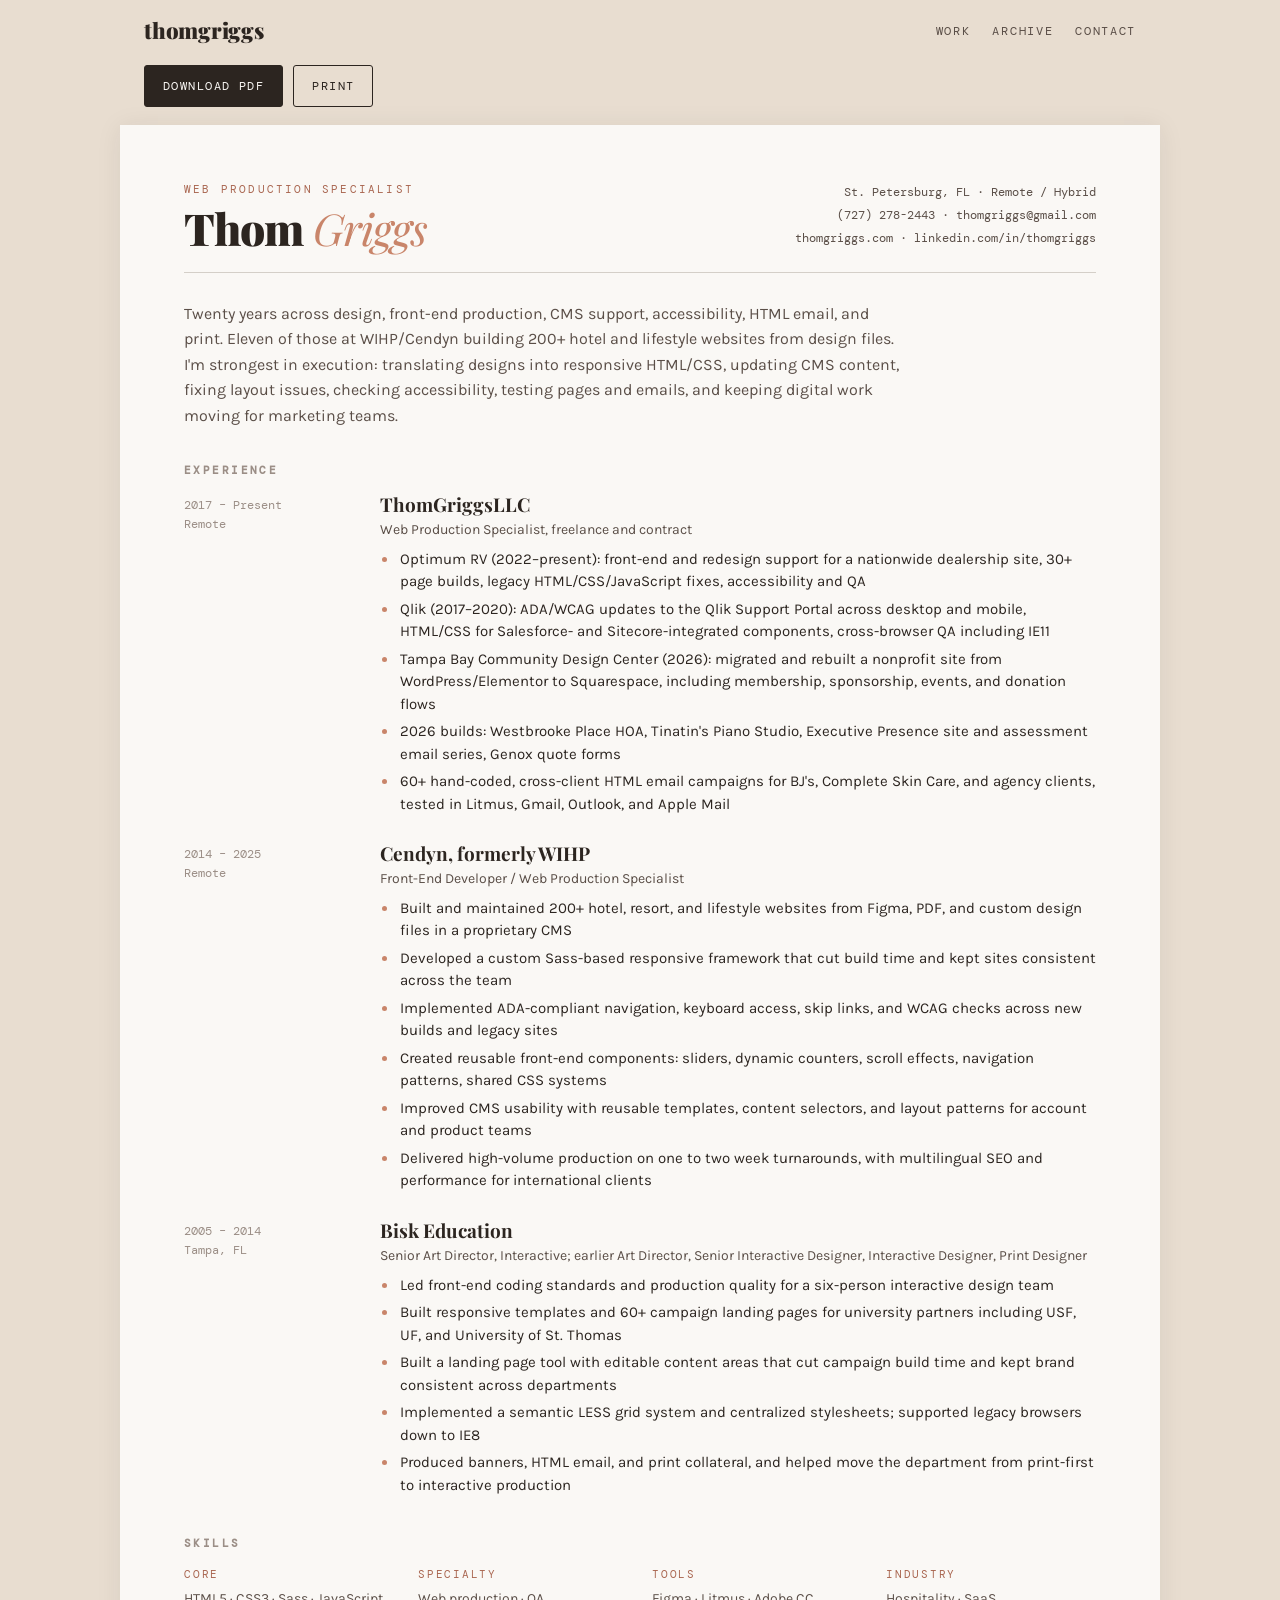
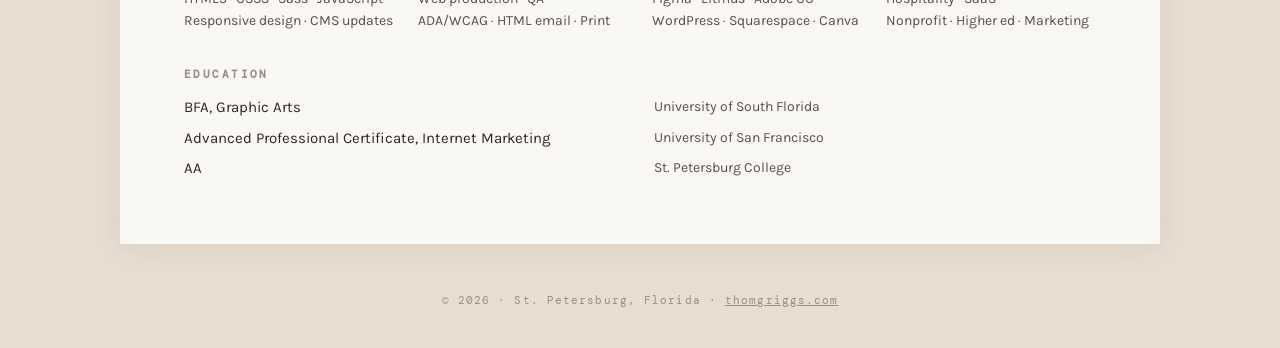
<file: resume/index.html>
<!DOCTYPE html>
<html lang="en">
<head>
<meta charset="UTF-8">
<meta name="viewport" content="width=device-width, initial-scale=1.0">
<title>Resume | Thom Griggs | Web Production Specialist</title>
<meta name="description" content="Resume of Thom Griggs, web production specialist in St. Petersburg, FL. 20 years across web production, CMS, HTML email, accessibility, QA, and print. 200+ hospitality sites.">
<meta name="author" content="Thom Griggs">
<meta name="theme-color" content="#e8ddd0">
<link rel="canonical" href="https://thomgriggs.com/resume/">
<meta name="robots" content="index, follow">
<meta property="og:type" content="profile">
<meta property="og:site_name" content="thomgriggs">
<meta property="og:title" content="Resume | Thom Griggs | Web Production Specialist">
<meta property="og:description" content="20 years across web production, CMS, HTML email, accessibility, QA, and print. 200+ hospitality sites. St. Petersburg, FL.">
<meta property="og:url" content="https://thomgriggs.com/resume/">
<meta property="og:image" content="https://thomgriggs.com/images/og-image.png">
<meta property="og:image:width" content="1200">
<meta property="og:image:height" content="630">
<meta property="og:image:alt" content="thomgriggs.com homepage - Thom Griggs, web production specialist in St. Petersburg">
<meta name="twitter:card" content="summary_large_image">
<meta name="twitter:title" content="Resume | Thom Griggs | Web Production Specialist">
<meta name="twitter:description" content="20 years across web production, CMS, HTML email, accessibility, QA, and print. 200+ hospitality sites. St. Petersburg, FL.">
<meta name="twitter:image" content="https://thomgriggs.com/images/og-image.png">
<link rel="icon" type="image/svg+xml" href="/favicon.svg">
<link rel="preconnect" href="https://fonts.googleapis.com">
<link rel="preconnect" href="https://fonts.gstatic.com" crossorigin>
<link rel="stylesheet" href="https://fonts.googleapis.com/css2?family=Playfair+Display:ital,wght@0,400;0,700;0,900;1,400;1,700&family=DM+Mono:wght@300;400;500&family=Karla:wght@300;400;500;600&display=swap">
<style>
:root{--sand:#e8ddd0;--sand-light:#f2ece4;--coral:#c9856a;--coral-dark:#a96650;--dusk:#b5a898;--fog:#d4cfc8;--sky:#8faab5;--ink:#2c2520;--ink-mid:#5a4e47;--ink-faint:#9b8e86;--white:#faf8f5}
*{box-sizing:border-box}
html{-webkit-text-size-adjust:100%}
body{margin:0;background:var(--sand);color:var(--ink);font-family:Karla,sans-serif;font-size:15px;line-height:1.5}
a{color:inherit}
.sr-only{position:absolute;width:1px;height:1px;padding:0;margin:-1px;overflow:hidden;clip:rect(0,0,0,0);border:0}
.bar{display:flex;justify-content:space-between;align-items:center;gap:16px;padding:14px 24px;max-width:1040px;margin:0 auto}
.bar .logo{font-family:"Playfair Display",serif;font-weight:900;font-size:22px;letter-spacing:-.01em;text-decoration:none;color:var(--ink)}
.bar nav a{font-family:"DM Mono",monospace;font-size:12px;letter-spacing:.14em;text-transform:uppercase;text-decoration:none;color:var(--ink-mid);margin-left:22px}
.bar nav a:hover{color:var(--coral-dark)}
.actions{display:flex;gap:10px;flex-wrap:wrap;max-width:1040px;margin:4px auto 18px;padding:0 24px}
.btn{font-family:"DM Mono",monospace;font-size:12px;letter-spacing:.12em;text-transform:uppercase;text-decoration:none;padding:11px 18px;border-radius:3px;border:1px solid var(--ink);background:var(--ink);color:var(--white);cursor:pointer}
.btn.ghost{background:transparent;color:var(--ink)}
.btn:hover{background:var(--coral-dark);border-color:var(--coral-dark);color:var(--white)}
.sheet{background:var(--white);max-width:1040px;margin:0 auto 48px;padding:56px 64px;box-shadow:0 2px 24px rgba(44,37,32,.08)}
header.id{display:grid;grid-template-columns:1fr auto;gap:16px 32px;align-items:end;border-bottom:1px solid var(--fog);padding-bottom:22px;margin-bottom:28px}
.eyebrow{font-family:"DM Mono",monospace;font-size:11px;letter-spacing:.2em;text-transform:uppercase;color:var(--coral-dark);margin:0 0 8px}
h1{font-family:"Playfair Display",serif;font-weight:900;font-size:44px;line-height:1;letter-spacing:-.02em;margin:0}
h1 em{font-style:italic;font-weight:400;color:var(--coral)}
.contact{font-family:"DM Mono",monospace;font-size:12px;line-height:1.9;color:var(--ink-mid);text-align:right;margin:0}
.contact a{text-decoration:none}
.contact a:hover{color:var(--coral-dark)}
.summary{font-size:16px;line-height:1.6;color:var(--ink-mid);margin:0 0 30px;max-width:72ch}
h2{font-family:"DM Mono",monospace;font-size:11px;letter-spacing:.22em;text-transform:uppercase;color:var(--ink-faint);margin:30px 0 14px;padding-top:4px}
.job{display:grid;grid-template-columns:168px 1fr;gap:4px 28px;margin-bottom:22px;break-inside:avoid}
.when{font-family:"DM Mono",monospace;font-size:12px;color:var(--ink-faint);line-height:1.6;padding-top:3px}
.job h3{font-family:"Playfair Display",serif;font-weight:700;font-size:19px;margin:0;line-height:1.25}
.job .role{font-size:14px;color:var(--ink-mid);margin:2px 0 8px}
.job ul{margin:0;padding-left:18px}
.job li{margin:0 0 5px;padding-left:2px}
.job li::marker{color:var(--coral)}
.grid{display:grid;grid-template-columns:repeat(4,1fr);gap:18px 24px}
.grid p{margin:0}
.grid .k{font-family:"DM Mono",monospace;font-size:11px;letter-spacing:.16em;text-transform:uppercase;color:var(--coral-dark);margin-bottom:6px}
.grid .v{font-size:14px;line-height:1.55;color:var(--ink-mid)}
.edu{display:grid;grid-template-columns:1fr 1fr;gap:4px 28px;margin-bottom:8px}
.edu .what{margin:0}
.edu .where{margin:0;color:var(--ink-mid);font-size:14px}
footer.site{font-family:"DM Mono",monospace;font-size:11px;letter-spacing:.1em;color:var(--ink-faint);text-align:center;padding:0 24px 40px}
@media (max-width:720px){
  .sheet{padding:32px 20px;margin-bottom:32px}
  header.id{grid-template-columns:1fr}
  .contact{text-align:left}
  h1{font-size:36px}
  .job,.edu{grid-template-columns:1fr}
  .when{padding-top:0;margin-bottom:2px}
  .grid{grid-template-columns:1fr 1fr}
  .bar nav a{margin-left:14px}
}
@media print{
  @page{size:letter;margin:.55in .6in}
  body{background:#fff;font-size:10.5pt;line-height:1.38;color:#000}
  .bar,.actions,footer.site{display:none}
  .sheet{box-shadow:none;max-width:none;margin:0;padding:0;background:#fff}
  header.id{padding-bottom:12px;margin-bottom:14px;border-color:#bbb}
  h1{font-size:28pt}
  h1 em{color:#a96650}
  .eyebrow{font-size:8pt;margin-bottom:4px}
  .contact{font-size:8.5pt;line-height:1.6;color:#333}
  .summary{font-size:10.5pt;margin-bottom:12px;color:#222}
  h2{font-size:8pt;margin:14px 0 7px;color:#666}
  .job{grid-template-columns:118px 1fr;gap:2px 16px;margin-bottom:11px}
  .job h3{font-size:12.5pt}
  .job .role{font-size:9.5pt;margin-bottom:4px;color:#333}
  .job li{margin-bottom:2px}
  .when{font-size:8.5pt;color:#555}
  .grid{gap:8px 16px}
  .grid .k{font-size:7.5pt;margin-bottom:2px}
  .grid .v{font-size:9.5pt;color:#222}
  .edu{grid-template-columns:1fr 1fr;gap:2px 16px;margin-bottom:4px}
  .edu .where{font-size:9.5pt}
  a{text-decoration:none;color:inherit}
}
</style>
</head>
<body>
<a class="sr-only" href="#main">Skip to main content</a>
<div class="bar">
  <a href="/" class="logo" aria-label="thomgriggs home">thomgriggs</a>
  <nav aria-label="Site navigation"><a href="/work/">Work</a><a href="/archive/">Archive</a><a href="mailto:thomgriggs@gmail.com">Contact</a></nav>
</div>
<div class="actions">
  <a class="btn" href="/resume/thom-griggs-resume.pdf" download>Download PDF</a>
  <button class="btn ghost" type="button" onclick="window.print()">Print</button>
</div>

<main id="main" class="sheet">
<header class="id">
  <div>
    <p class="eyebrow">Web Production Specialist</p>
    <h1>Thom <em>Griggs</em></h1>
  </div>
  <p class="contact">
    St. Petersburg, FL · Remote / Hybrid<br>
    <a href="tel:7272782443">(727) 278-2443</a> · <a href="mailto:thomgriggs@gmail.com">thomgriggs@gmail.com</a><br>
    <a href="https://thomgriggs.com">thomgriggs.com</a> · <a href="https://www.linkedin.com/in/thomgriggs">linkedin.com/in/thomgriggs</a>
  </p>
</header>

<p class="summary">Twenty years across design, front-end production, CMS support, accessibility, HTML email, and print. Eleven of those at WIHP/Cendyn building 200+ hotel and lifestyle websites from design files. I'm strongest in execution: translating designs into responsive HTML/CSS, updating CMS content, fixing layout issues, checking accessibility, testing pages and emails, and keeping digital work moving for marketing teams.</p>

<h2>Experience</h2>

<div class="job">
  <div class="when">2017 – Present<br>Remote</div>
  <div>
    <h3>ThomGriggsLLC</h3>
    <p class="role">Web Production Specialist, freelance and contract</p>
    <ul>
      <li>Optimum RV (2022–present): front-end and redesign support for a nationwide dealership site, 30+ page builds, legacy HTML/CSS/JavaScript fixes, accessibility and QA</li>
      <li>Qlik (2017–2020): ADA/WCAG updates to the Qlik Support Portal across desktop and mobile, HTML/CSS for Salesforce- and Sitecore-integrated components, cross-browser QA including IE11</li>
      <li>Tampa Bay Community Design Center (2026): migrated and rebuilt a nonprofit site from WordPress/Elementor to Squarespace, including membership, sponsorship, events, and donation flows</li>
      <li>2026 builds: Westbrooke Place HOA, Tinatin's Piano Studio, Executive Presence site and assessment email series, Genox quote forms</li>
      <li>60+ hand-coded, cross-client HTML email campaigns for BJ's, Complete Skin Care, and agency clients, tested in Litmus, Gmail, Outlook, and Apple Mail</li>
    </ul>
  </div>
</div>

<div class="job">
  <div class="when">2014 – 2025<br>Remote</div>
  <div>
    <h3>Cendyn, formerly WIHP</h3>
    <p class="role">Front-End Developer / Web Production Specialist</p>
    <ul>
      <li>Built and maintained 200+ hotel, resort, and lifestyle websites from Figma, PDF, and custom design files in a proprietary CMS</li>
      <li>Developed a custom Sass-based responsive framework that cut build time and kept sites consistent across the team</li>
      <li>Implemented ADA-compliant navigation, keyboard access, skip links, and WCAG checks across new builds and legacy sites</li>
      <li>Created reusable front-end components: sliders, dynamic counters, scroll effects, navigation patterns, shared CSS systems</li>
      <li>Improved CMS usability with reusable templates, content selectors, and layout patterns for account and product teams</li>
      <li>Delivered high-volume production on one to two week turnarounds, with multilingual SEO and performance for international clients</li>
    </ul>
  </div>
</div>

<div class="job">
  <div class="when">2005 – 2014<br>Tampa, FL</div>
  <div>
    <h3>Bisk Education</h3>
    <p class="role">Senior Art Director, Interactive; earlier Art Director, Senior Interactive Designer, Interactive Designer, Print Designer</p>
    <ul>
      <li>Led front-end coding standards and production quality for a six-person interactive design team</li>
      <li>Built responsive templates and 60+ campaign landing pages for university partners including USF, UF, and University of St. Thomas</li>
      <li>Built a landing page tool with editable content areas that cut campaign build time and kept brand consistent across departments</li>
      <li>Implemented a semantic LESS grid system and centralized stylesheets; supported legacy browsers down to IE8</li>
      <li>Produced banners, HTML email, and print collateral, and helped move the department from print-first to interactive production</li>
    </ul>
  </div>
</div>

<h2>Skills</h2>
<div class="grid">
  <div><p class="k">Core</p><p class="v">HTML5 · CSS3 · Sass · JavaScript<br>Responsive design · CMS updates</p></div>
  <div><p class="k">Specialty</p><p class="v">Web production · QA<br>ADA/WCAG · HTML email · Print</p></div>
  <div><p class="k">Tools</p><p class="v">Figma · Litmus · Adobe CC<br>WordPress · Squarespace · Canva</p></div>
  <div><p class="k">Industry</p><p class="v">Hospitality · SaaS<br>Nonprofit · Higher ed · Marketing</p></div>
</div>

<h2>Education</h2>
<div class="edu"><p class="what">BFA, Graphic Arts</p><p class="where">University of South Florida</p></div>
<div class="edu"><p class="what">Advanced Professional Certificate, Internet Marketing</p><p class="where">University of San Francisco</p></div>
<div class="edu"><p class="what">AA</p><p class="where">St. Petersburg College</p></div>
</main>

<footer class="site">© 2026 · St. Petersburg, Florida · <a href="/">thomgriggs.com</a></footer>
</body>
</html>
</file>
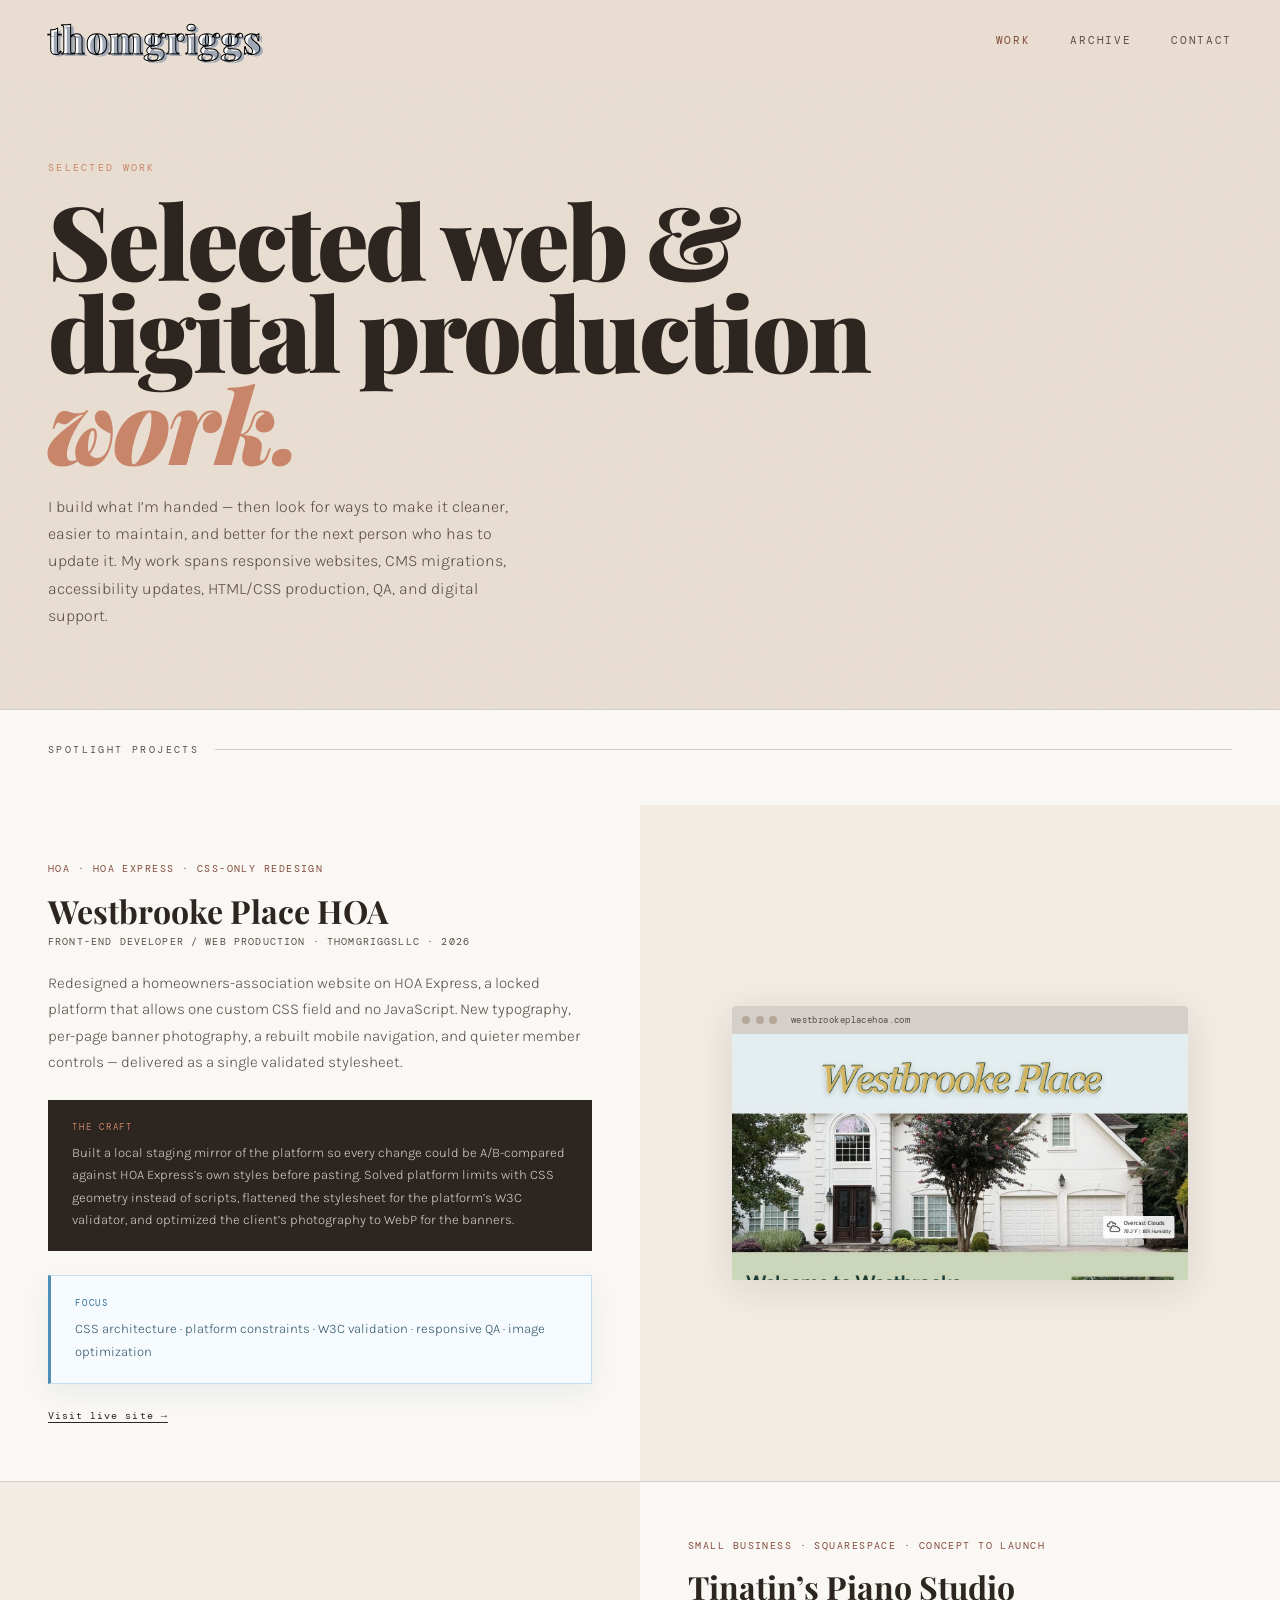
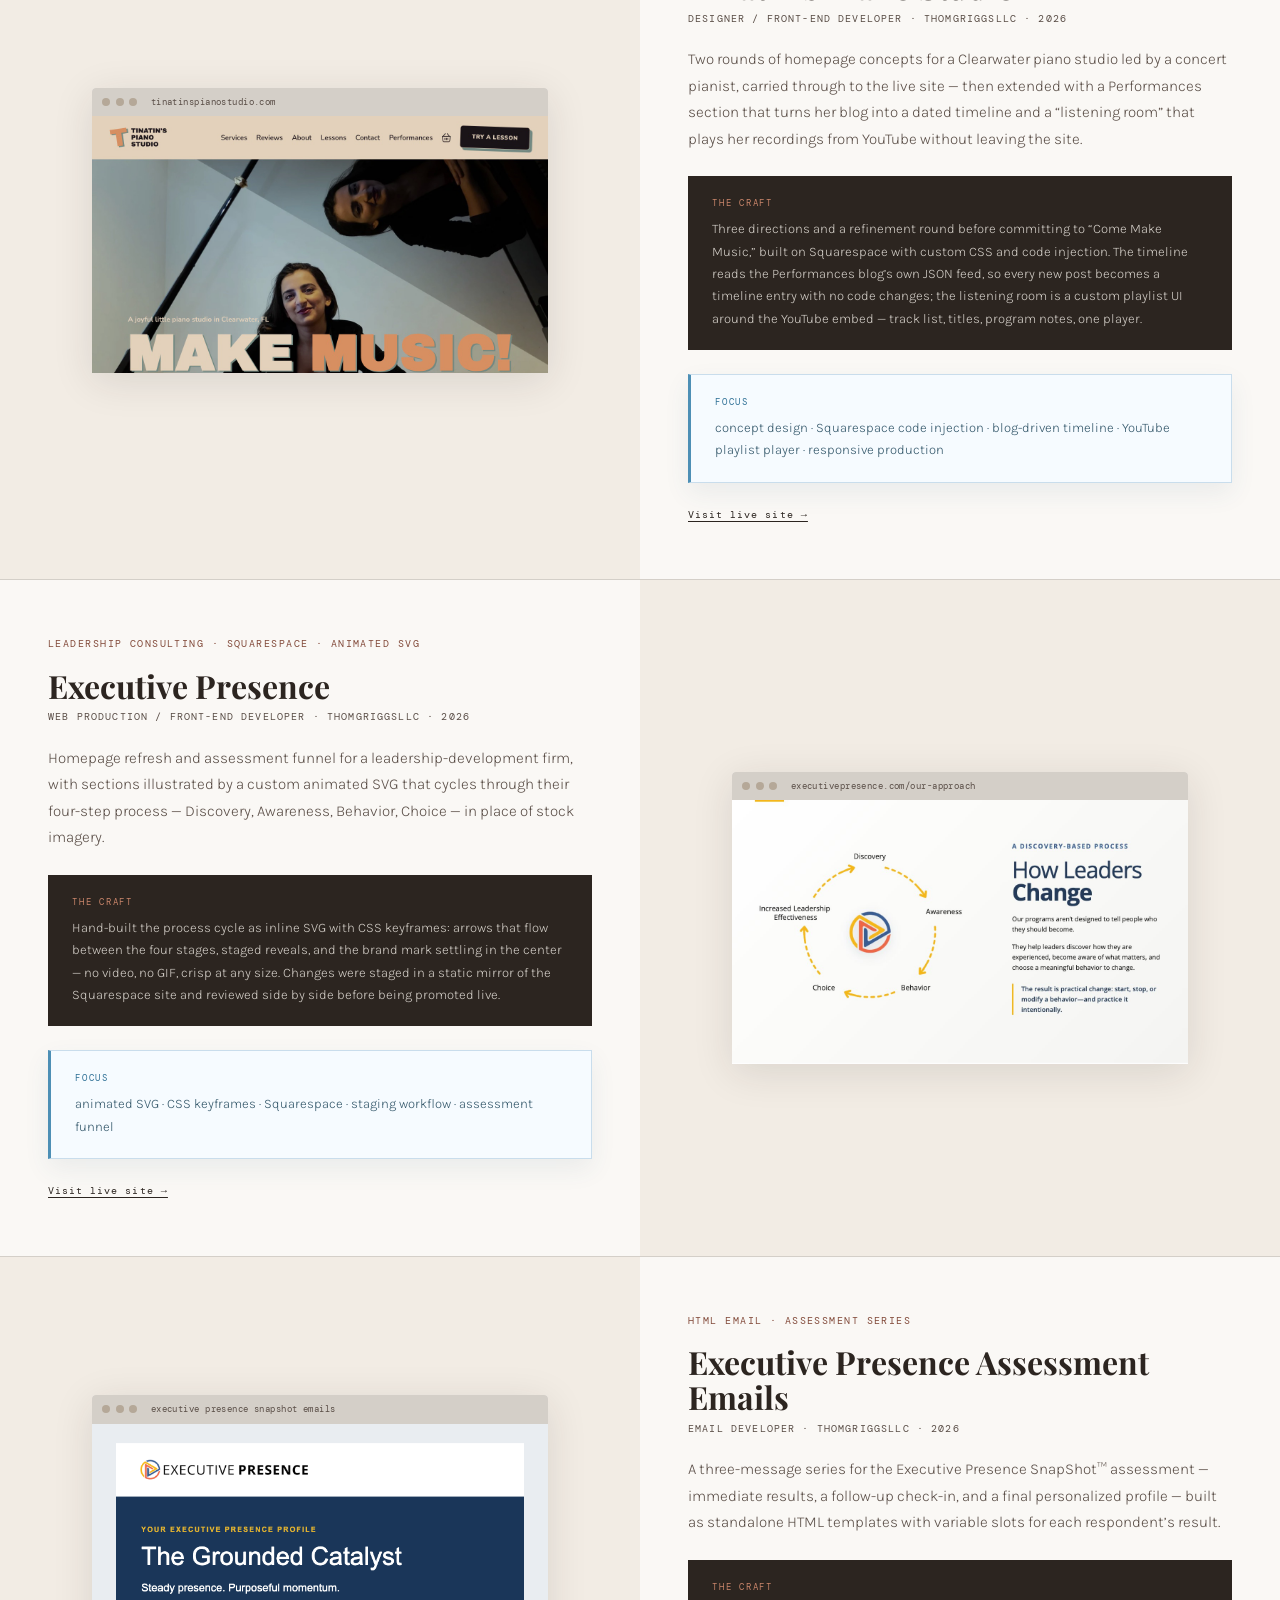
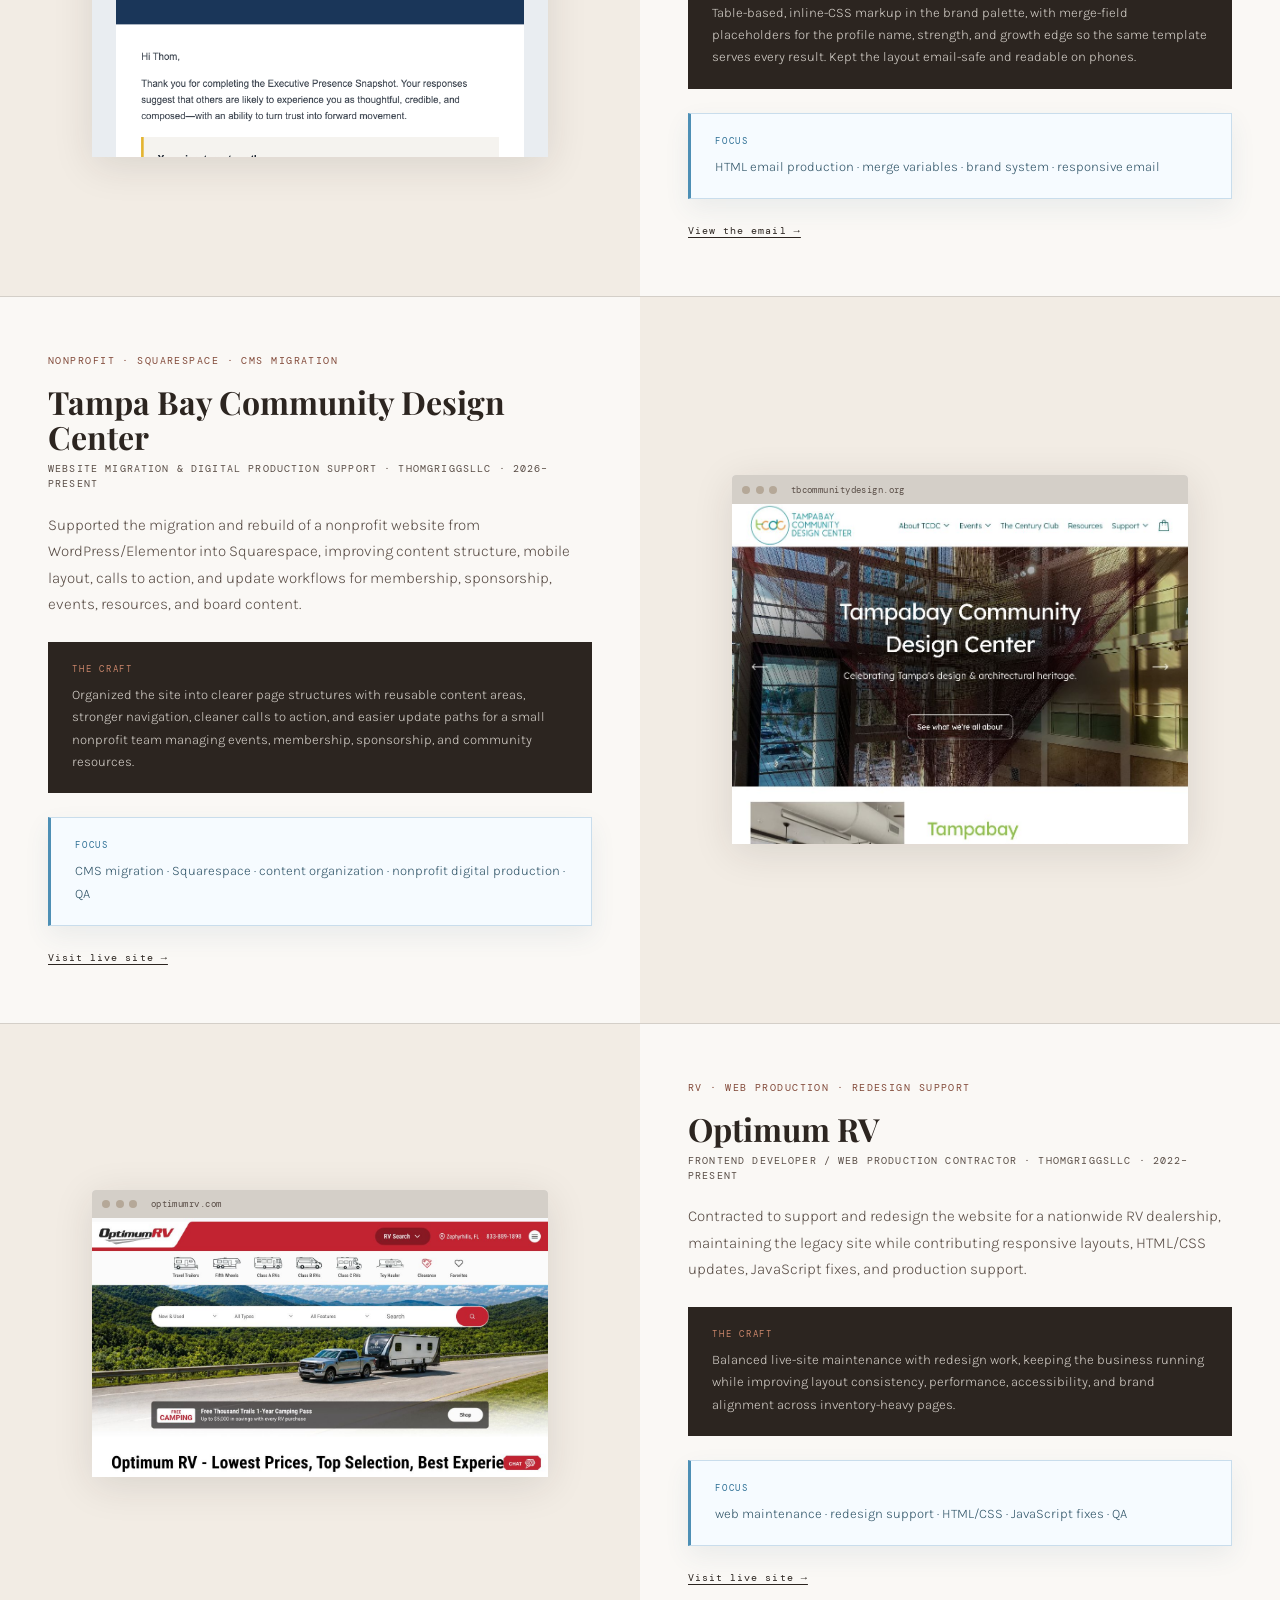
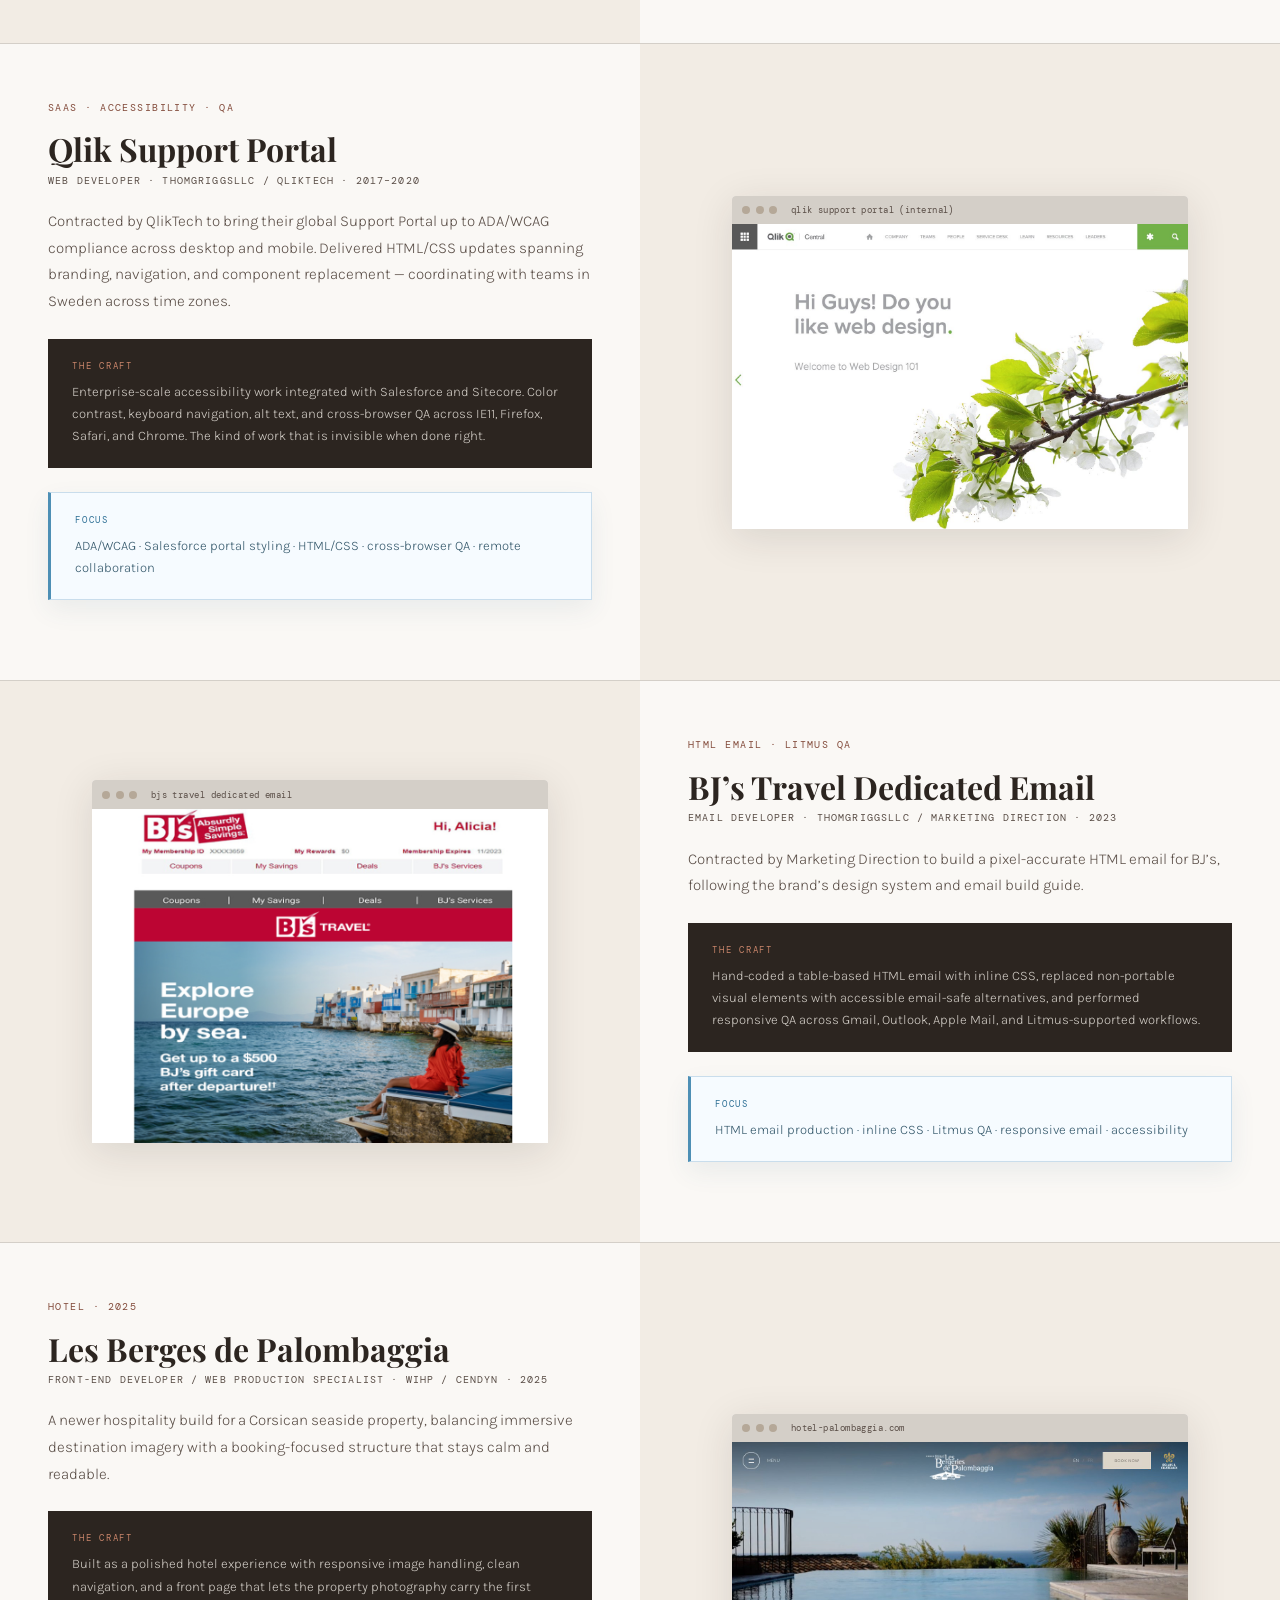
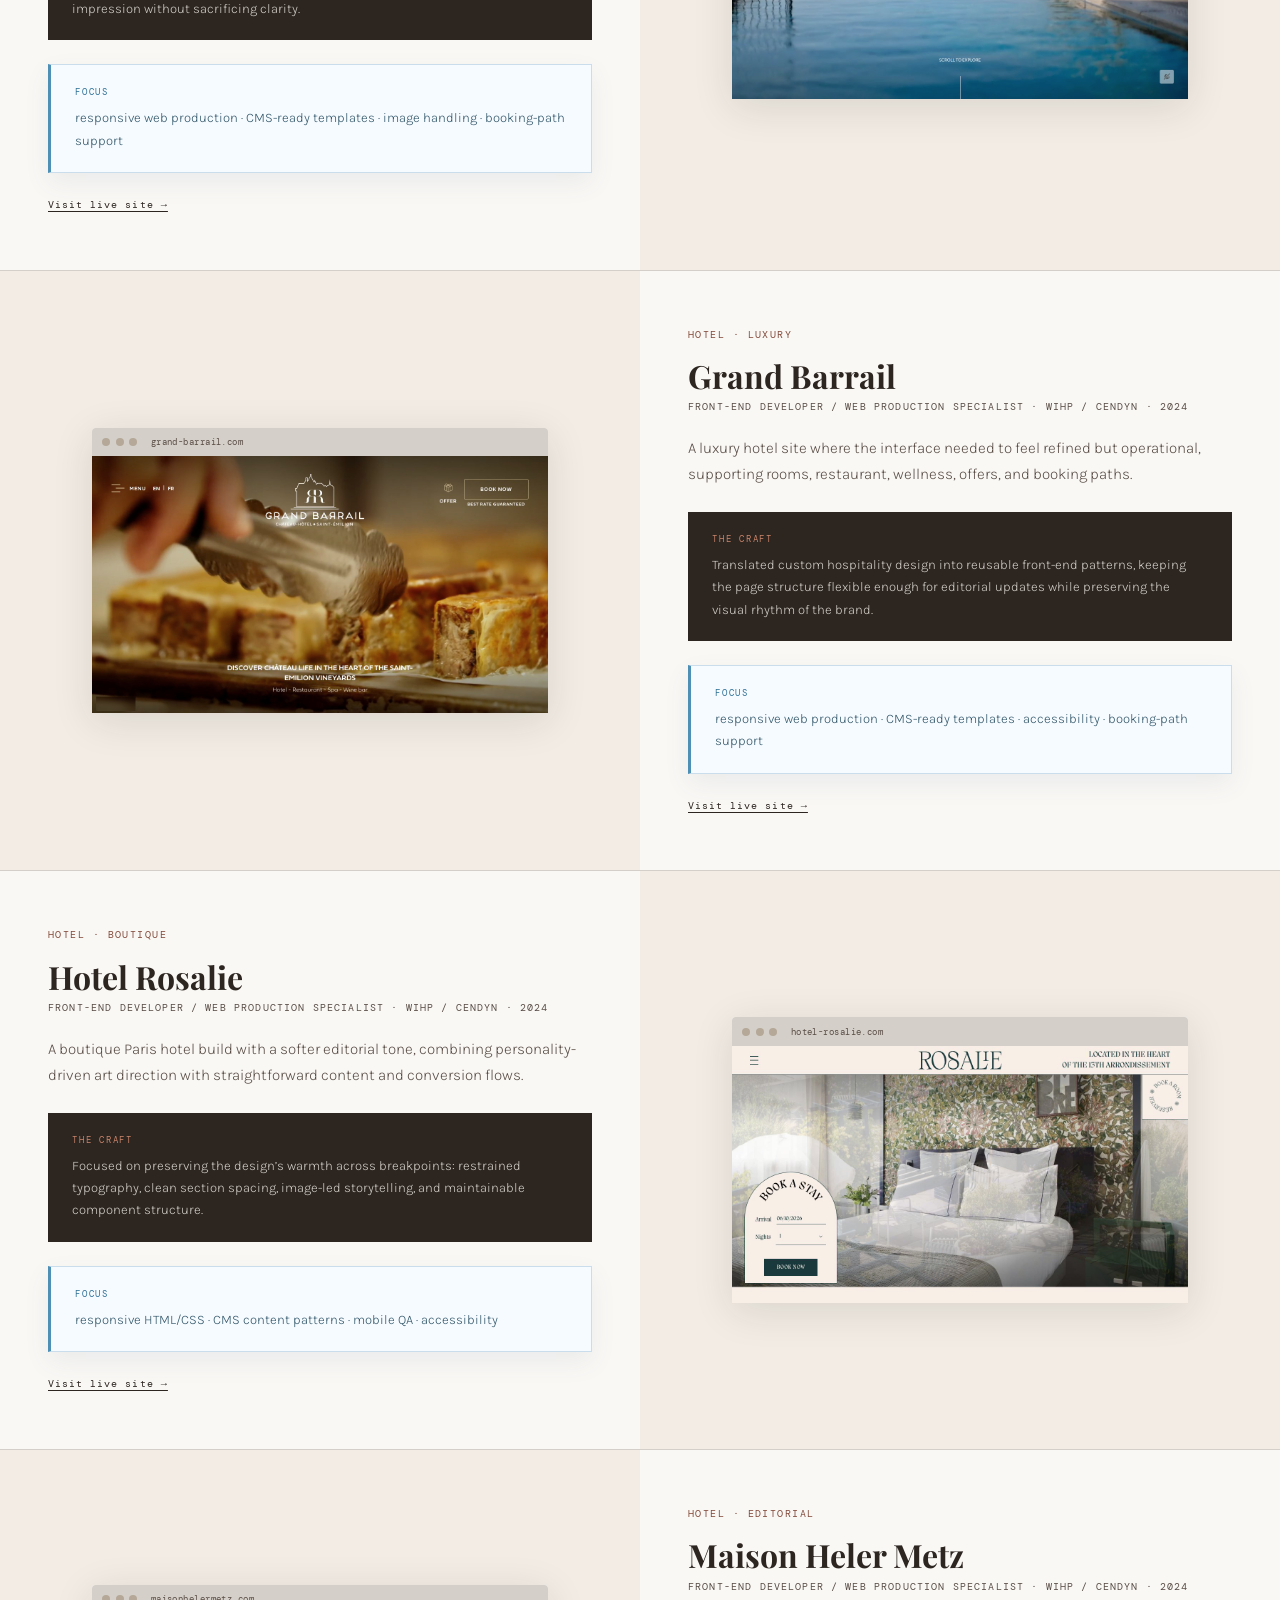
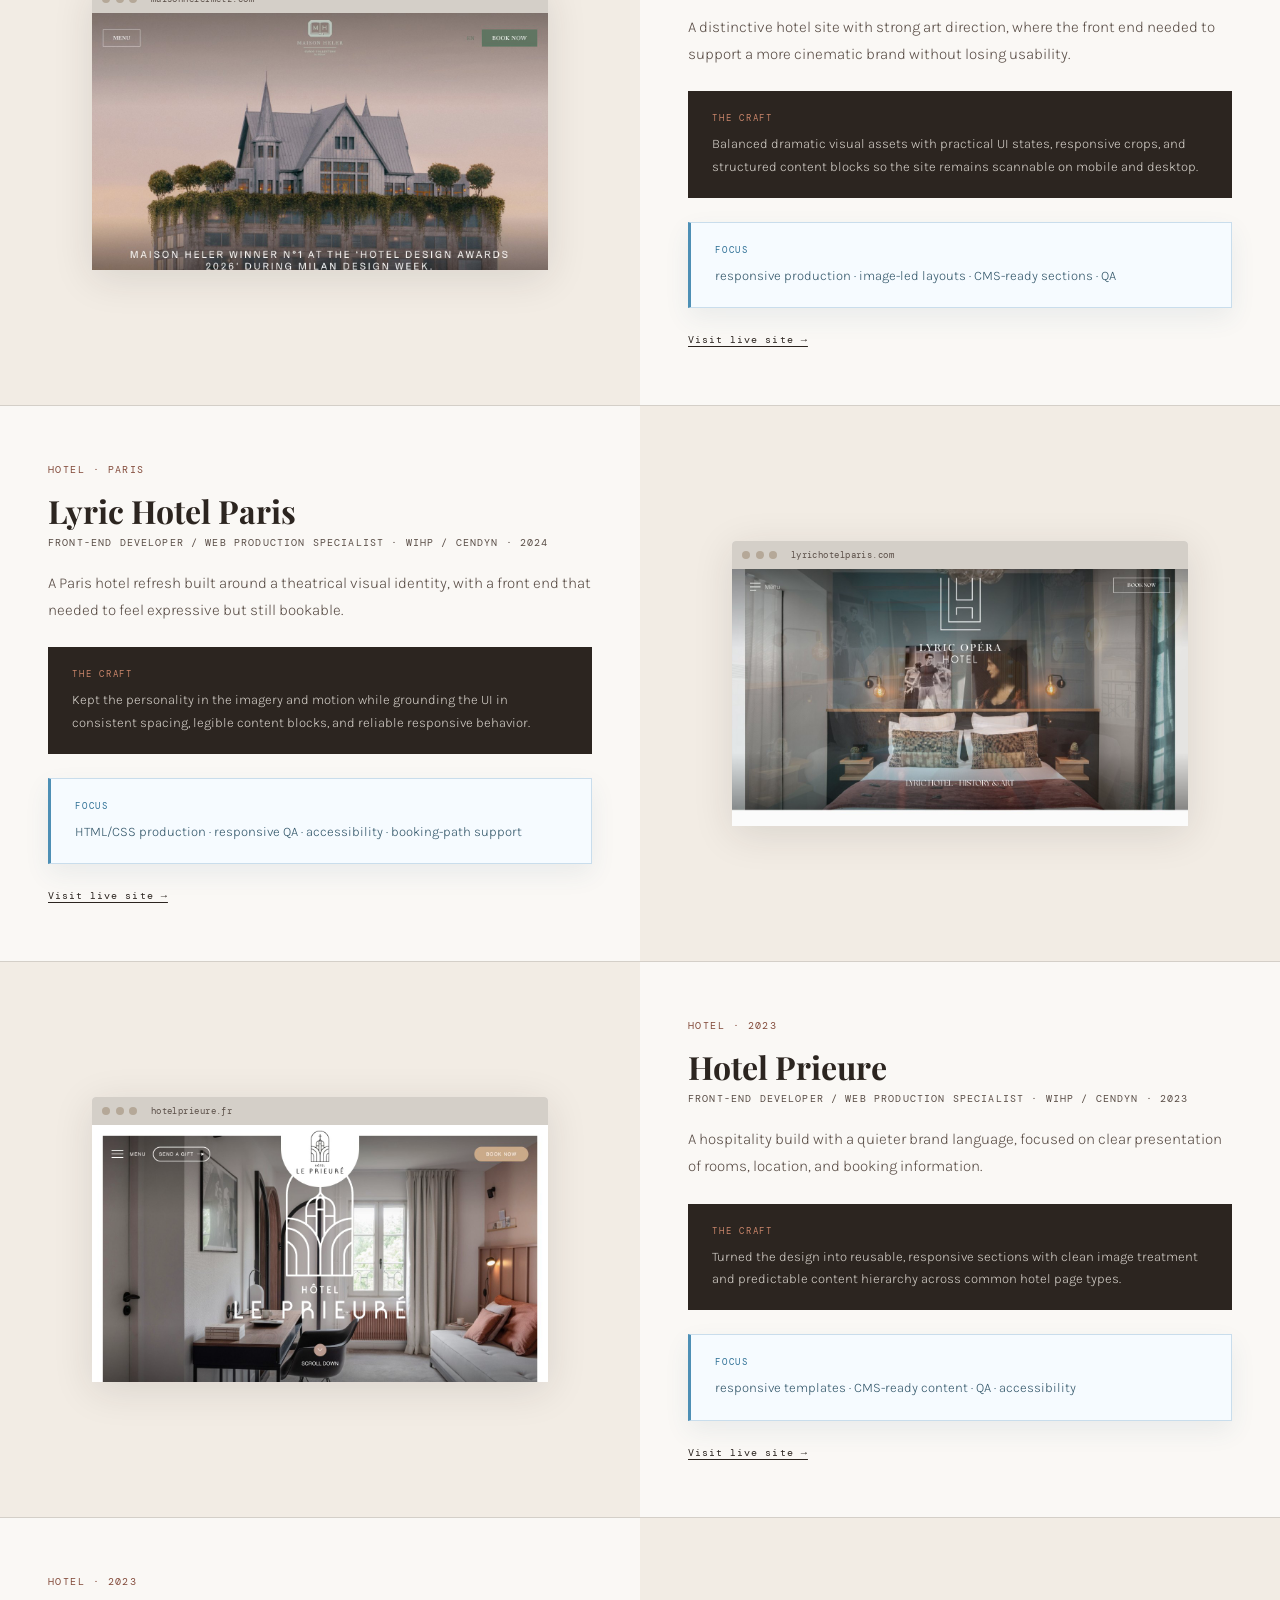
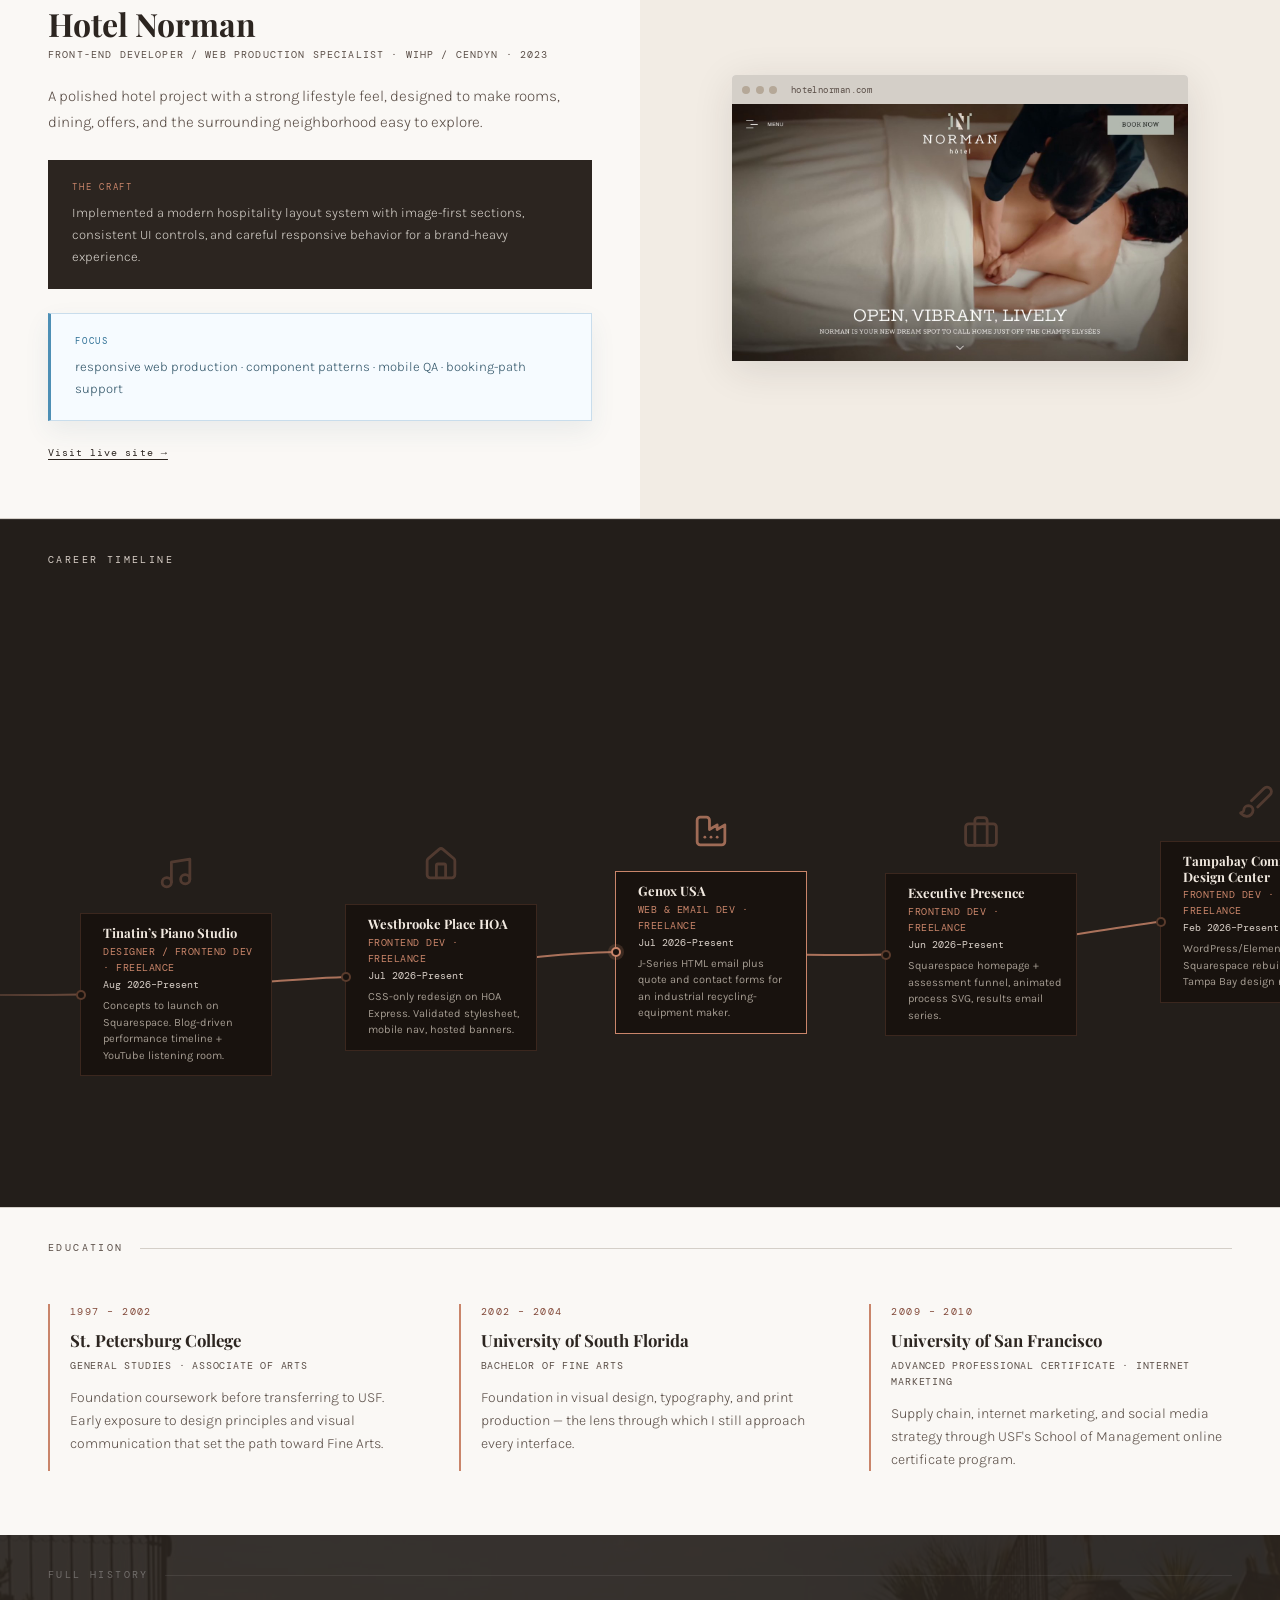
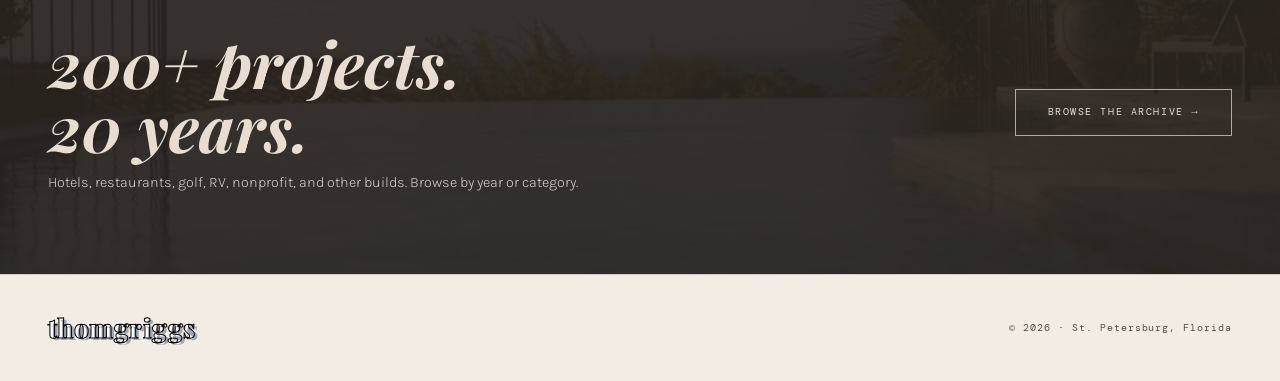
<file: work/index.html>
<!DOCTYPE html><html lang="en"> <head><meta charset="UTF-8"><meta name="viewport" content="width=device-width, initial-scale=1.0"><meta name="description" content="Selected web production work by Thom Griggs: CMS migrations, accessibility, HTML/CSS, QA, HTML email, RV support, and 200+ hospitality builds."><meta name="author" content="Thom Griggs"><meta name="theme-color" content="#e8ddd0"><title>Selected Work | Web Production, CMS &amp; Accessibility | Thom Griggs</title><link rel="canonical" href="https://thomgriggs.com/work/"><meta name="robots" content="index, follow"><meta property="og:type" content="website"><meta property="og:site_name" content="thomgriggs"><meta property="og:title" content="Selected Work | Web Production, CMS &amp; Accessibility | Thom Griggs"><meta property="og:description" content="Selected web production work by Thom Griggs: CMS migrations, accessibility, HTML/CSS, QA, HTML email, RV support, and 200+ hospitality builds."><meta property="og:url" content="https://thomgriggs.com/work/"><meta property="og:image" content="https://thomgriggs.com/images/og-image.png"><meta property="og:image:width" content="1200"><meta property="og:image:height" content="630"><meta property="og:image:alt" content="thomgriggs.com homepage - Thom Griggs, web production specialist in St. Petersburg"><meta name="twitter:card" content="summary_large_image"><meta name="twitter:title" content="Selected Work | Thom Griggs"><meta name="twitter:description" content="CMS migrations, accessibility, HTML/CSS, QA, HTML email, RV support, and hospitality web production work."><meta name="twitter:image" content="https://thomgriggs.com/images/og-image.png"><meta name="twitter:image:alt" content="thomgriggs.com homepage - Thom Griggs, web production specialist in St. Petersburg"><script type="application/ld+json">{"@context":"https://schema.org","@type":"CollectionPage","name":"Selected Work | Web Production, CMS & Accessibility | Thom Griggs","url":"https://thomgriggs.com/work/","description":"Selected web production work by Thom Griggs: CMS migrations, accessibility, HTML/CSS, QA, HTML email, RV support, and 200+ hospitality builds.","about":["Web production","CMS migrations","Accessibility","HTML/CSS production","HTML email","QA testing","Hospitality websites","Nonprofit websites","SaaS support","RV website support"],"isPartOf":{"@type":"WebSite","name":"thomgriggs","url":"https://thomgriggs.com/"},"creator":{"@type":"Person","name":"Thom Griggs","url":"https://thomgriggs.com/"}}</script><link rel="icon" type="image/svg+xml" href="/favicon.svg"><link rel="preconnect" href="https://fonts.googleapis.com"><link rel="preconnect" href="https://fonts.gstatic.com" crossorigin><link rel="stylesheet" href="/_astro/BaseLayout.C7Eo-kTZ.css">
<link rel="stylesheet" href="/_astro/work@_@astro.guzsazyt.css?v=spotlight-refresh-6"></head> <body> <a href="#main" class="skip-link">Skip to main content</a> <nav class="site-nav" id="site-nav"> <a href="/" class="nav-logo" aria-label="thomgriggs home">thomgriggs</a> <ul class="nav-links"> <li><a href="/work" aria-current="page">Work</a></li> <li><a href="/archive">Archive</a></li> <li><a href="mailto:thomgriggs@gmail.com">Contact</a></li> </ul> <button class="nav-hamburger" id="nav-hamburger" aria-label="Open menu" aria-expanded="false" aria-controls="nav-dialog"> <span></span><span></span><span></span> </button> </nav> <dialog class="nav-dialog" id="nav-dialog" aria-label="Site navigation"> <div class="nav-dialog-inner"> <button class="nav-dialog-close" id="nav-dialog-close" aria-label="Close menu">&times;</button> <nav class="nav-dialog-links" aria-label="Mobile navigation"> <a href="/">Home</a> <a href="/work" aria-current="page">Work</a> <a href="/archive">Archive</a> <a href="mailto:thomgriggs@gmail.com">Contact</a> </nav> <p class="nav-dialog-sub">St. Pete &middot; Florida &middot; Est. 2005</p> </div> </dialog> <main id="main" tabindex="-1">  <section class="work-hero noise-overlay" data-astro-cid-jljc7dey> <p class="eyebrow" data-astro-cid-jljc7dey>Selected Work</p> <h1 class="work-title" data-astro-cid-jljc7dey>Selected web &amp; <br data-astro-cid-jljc7dey>digital production <br data-astro-cid-jljc7dey><em data-astro-cid-jljc7dey>work.</em></h1> <p class="work-subtitle" data-astro-cid-jljc7dey>I build what I’m handed — then look for ways to make it cleaner, easier to maintain, and better for the next person who has to update it. My work spans responsive websites, CMS migrations, accessibility updates, HTML/CSS production, QA, and digital support.</p> </section> <section class="spotlight-section" data-astro-cid-jljc7dey> <div class="section-label" data-astro-cid-jljc7dey>Spotlight Projects</div> <article class="spotlight-item reverse" data-astro-cid-jljc7dey> <div class="spotlight-visual" data-astro-cid-jljc7dey> <div class="mock-browser" data-astro-cid-jljc7dey> <div class="mock-bar" data-astro-cid-jljc7dey><span class="mock-dot" data-astro-cid-jljc7dey></span><span class="mock-dot" data-astro-cid-jljc7dey></span><span class="mock-dot" data-astro-cid-jljc7dey></span><span class="mock-url" data-astro-cid-jljc7dey>westbrookeplacehoa.com</span></div> <div class="mock-content mock-screenshot" data-astro-cid-jljc7dey><img src="/images/spotlight-projects/westbrookeplacehoa.jpg" alt="Westbrooke Place HOA homepage" data-astro-cid-jljc7dey></div> </div> </div> <div class="spotlight-meta" data-astro-cid-jljc7dey> <span class="sp-tag" data-astro-cid-jljc7dey>HOA · HOA Express · CSS-Only Redesign</span> <h2 class="sp-name" data-astro-cid-jljc7dey>Westbrooke Place HOA</h2> <p class="sp-role" data-astro-cid-jljc7dey>Front-End Developer / Web Production · ThomGriggsLLC · 2026</p> <p class="sp-desc" data-astro-cid-jljc7dey>Redesigned a homeowners-association website on HOA Express, a locked platform that allows one custom CSS field and no JavaScript. New typography, per-page banner photography, a rebuilt mobile navigation, and quieter member controls — delivered as a single validated stylesheet.</p> <div class="sp-craft" data-astro-cid-jljc7dey><p class="craft-label" data-astro-cid-jljc7dey>The Craft</p><p class="craft-text" data-astro-cid-jljc7dey>Built a local staging mirror of the platform so every change could be A/B-compared against HOA Express’s own styles before pasting. Solved platform limits with CSS geometry instead of scripts, flattened the stylesheet for the platform’s W3C validator, and optimized the client’s photography to WebP for the banners.</p></div> <div class="sp-craft focus-note" data-astro-cid-jljc7dey><p class="craft-label" data-astro-cid-jljc7dey>Focus</p><p class="craft-text" data-astro-cid-jljc7dey>CSS architecture · platform constraints · W3C validation · responsive QA · image optimization</p></div> <a href="https://www.westbrookeplacehoa.com/" class="sp-link" target="_blank" rel="noopener" data-astro-cid-jljc7dey>Visit live site &rarr;</a> </div> </article><article class="spotlight-item" data-astro-cid-jljc7dey> <div class="spotlight-visual" data-astro-cid-jljc7dey> <div class="mock-browser" data-astro-cid-jljc7dey> <div class="mock-bar" data-astro-cid-jljc7dey><span class="mock-dot" data-astro-cid-jljc7dey></span><span class="mock-dot" data-astro-cid-jljc7dey></span><span class="mock-dot" data-astro-cid-jljc7dey></span><span class="mock-url" data-astro-cid-jljc7dey>tinatinspianostudio.com</span></div> <div class="mock-content mock-screenshot" data-astro-cid-jljc7dey><img src="/images/spotlight-projects/tinatinspianostudio.jpg" alt="Tinatin’s Piano Studio homepage" data-astro-cid-jljc7dey></div> </div> </div> <div class="spotlight-meta" data-astro-cid-jljc7dey> <span class="sp-tag" data-astro-cid-jljc7dey>Small Business · Squarespace · Concept to Launch</span> <h2 class="sp-name" data-astro-cid-jljc7dey>Tinatin’s Piano Studio</h2> <p class="sp-role" data-astro-cid-jljc7dey>Designer / Front-End Developer · ThomGriggsLLC · 2026</p> <p class="sp-desc" data-astro-cid-jljc7dey>Two rounds of homepage concepts for a Clearwater piano studio led by a concert pianist, carried through to the live site — then extended with a Performances section that turns her blog into a dated timeline and a “listening room” that plays her recordings from YouTube without leaving the site.</p> <div class="sp-craft" data-astro-cid-jljc7dey><p class="craft-label" data-astro-cid-jljc7dey>The Craft</p><p class="craft-text" data-astro-cid-jljc7dey>Three directions and a refinement round before committing to “Come Make Music,” built on Squarespace with custom CSS and code injection. The timeline reads the Performances blog’s own JSON feed, so every new post becomes a timeline entry with no code changes; the listening room is a custom playlist UI around the YouTube embed — track list, titles, program notes, one player.</p></div> <div class="sp-craft focus-note" data-astro-cid-jljc7dey><p class="craft-label" data-astro-cid-jljc7dey>Focus</p><p class="craft-text" data-astro-cid-jljc7dey>concept design · Squarespace code injection · blog-driven timeline · YouTube playlist player · responsive production</p></div> <a href="https://www.tinatinspianostudio.com/" class="sp-link" target="_blank" rel="noopener" data-astro-cid-jljc7dey>Visit live site &rarr;</a> </div> </article><article class="spotlight-item reverse" data-astro-cid-jljc7dey> <div class="spotlight-visual" data-astro-cid-jljc7dey> <div class="mock-browser" data-astro-cid-jljc7dey> <div class="mock-bar" data-astro-cid-jljc7dey><span class="mock-dot" data-astro-cid-jljc7dey></span><span class="mock-dot" data-astro-cid-jljc7dey></span><span class="mock-dot" data-astro-cid-jljc7dey></span><span class="mock-url" data-astro-cid-jljc7dey>executivepresence.com/our-approach</span></div> <div class="mock-content mock-screenshot" data-astro-cid-jljc7dey><img src="/images/spotlight-projects/executivepresence.jpg" alt="Executive Presence — How Leaders Change process cycle, animated SVG" data-astro-cid-jljc7dey></div> </div> </div> <div class="spotlight-meta" data-astro-cid-jljc7dey> <span class="sp-tag" data-astro-cid-jljc7dey>Leadership Consulting · Squarespace · Animated SVG</span> <h2 class="sp-name" data-astro-cid-jljc7dey>Executive Presence</h2> <p class="sp-role" data-astro-cid-jljc7dey>Web Production / Front-End Developer · ThomGriggsLLC · 2026</p> <p class="sp-desc" data-astro-cid-jljc7dey>Homepage refresh and assessment funnel for a leadership-development firm, with sections illustrated by a custom animated SVG that cycles through their four-step process — Discovery, Awareness, Behavior, Choice — in place of stock imagery.</p> <div class="sp-craft" data-astro-cid-jljc7dey><p class="craft-label" data-astro-cid-jljc7dey>The Craft</p><p class="craft-text" data-astro-cid-jljc7dey>Hand-built the process cycle as inline SVG with CSS keyframes: arrows that flow between the four stages, staged reveals, and the brand mark settling in the center — no video, no GIF, crisp at any size. Changes were staged in a static mirror of the Squarespace site and reviewed side by side before being promoted live.</p></div> <div class="sp-craft focus-note" data-astro-cid-jljc7dey><p class="craft-label" data-astro-cid-jljc7dey>Focus</p><p class="craft-text" data-astro-cid-jljc7dey>animated SVG · CSS keyframes · Squarespace · staging workflow · assessment funnel</p></div> <a href="https://www.executivepresence.com/" class="sp-link" target="_blank" rel="noopener" data-astro-cid-jljc7dey>Visit live site &rarr;</a> </div> </article><article class="spotlight-item" data-astro-cid-jljc7dey> <div class="spotlight-visual" data-astro-cid-jljc7dey> <div class="mock-browser" data-astro-cid-jljc7dey> <div class="mock-bar" data-astro-cid-jljc7dey><span class="mock-dot" data-astro-cid-jljc7dey></span><span class="mock-dot" data-astro-cid-jljc7dey></span><span class="mock-dot" data-astro-cid-jljc7dey></span><span class="mock-url" data-astro-cid-jljc7dey>executive presence snapshot emails</span></div> <div class="mock-content mock-screenshot" data-astro-cid-jljc7dey><img src="/images/spotlight-projects/executivepresence-assessment-email.png" alt="Executive Presence assessment results email" data-astro-cid-jljc7dey></div> </div> </div> <div class="spotlight-meta" data-astro-cid-jljc7dey> <span class="sp-tag" data-astro-cid-jljc7dey>HTML Email · Assessment Series</span> <h2 class="sp-name" data-astro-cid-jljc7dey>Executive Presence Assessment Emails</h2> <p class="sp-role" data-astro-cid-jljc7dey>Email Developer · ThomGriggsLLC · 2026</p> <p class="sp-desc" data-astro-cid-jljc7dey>A three-message series for the Executive Presence SnapShot™ assessment — immediate results, a follow-up check-in, and a final personalized profile — built as standalone HTML templates with variable slots for each respondent’s result.</p> <div class="sp-craft" data-astro-cid-jljc7dey><p class="craft-label" data-astro-cid-jljc7dey>The Craft</p><p class="craft-text" data-astro-cid-jljc7dey>Table-based, inline-CSS markup in the brand palette, with merge-field placeholders for the profile name, strength, and growth edge so the same template serves every result. Kept the layout email-safe and readable on phones.</p></div> <div class="sp-craft focus-note" data-astro-cid-jljc7dey><p class="craft-label" data-astro-cid-jljc7dey>Focus</p><p class="craft-text" data-astro-cid-jljc7dey>HTML email production · merge variables · brand system · responsive email</p></div> <a href="https://studio.thomgriggs.com/executivepresence/emails/assessment-results/" class="sp-link" target="_blank" rel="noopener" data-astro-cid-jljc7dey>View the email &rarr;</a> </div> </article><article class="spotlight-item reverse" data-astro-cid-jljc7dey> <div class="spotlight-visual" data-astro-cid-jljc7dey> <div class="mock-browser" data-astro-cid-jljc7dey> <div class="mock-bar" data-astro-cid-jljc7dey><span class="mock-dot" data-astro-cid-jljc7dey></span><span class="mock-dot" data-astro-cid-jljc7dey></span><span class="mock-dot" data-astro-cid-jljc7dey></span><span class="mock-url" data-astro-cid-jljc7dey>tbcommunitydesign.org</span></div> <div class="mock-content mock-screenshot" data-astro-cid-jljc7dey><img src="/images/spotlight-projects/tbcommunitydesign.png" alt="Tampa Bay Community Design Center" data-astro-cid-jljc7dey></div> </div> </div> <div class="spotlight-meta" data-astro-cid-jljc7dey> <span class="sp-tag" data-astro-cid-jljc7dey>Nonprofit · Squarespace · CMS Migration</span> <h2 class="sp-name" data-astro-cid-jljc7dey>Tampa Bay Community Design Center</h2> <p class="sp-role" data-astro-cid-jljc7dey>Website Migration &amp; Digital Production Support · ThomGriggsLLC · 2026–Present</p> <p class="sp-desc" data-astro-cid-jljc7dey>Supported the migration and rebuild of a nonprofit website from WordPress/Elementor into Squarespace, improving content structure, mobile layout, calls to action, and update workflows for membership, sponsorship, events, resources, and board content.</p> <div class="sp-craft" data-astro-cid-jljc7dey><p class="craft-label" data-astro-cid-jljc7dey>The Craft</p><p class="craft-text" data-astro-cid-jljc7dey>Organized the site into clearer page structures with reusable content areas, stronger navigation, cleaner calls to action, and easier update paths for a small nonprofit team managing events, membership, sponsorship, and community resources.</p></div> <div class="sp-craft focus-note" data-astro-cid-jljc7dey><p class="craft-label" data-astro-cid-jljc7dey>Focus</p><p class="craft-text" data-astro-cid-jljc7dey>CMS migration · Squarespace · content organization · nonprofit digital production · QA</p></div> <a href="https://www.tbcommunitydesign.org/" class="sp-link" target="_blank" rel="noopener" data-astro-cid-jljc7dey>Visit live site &rarr;</a> </div> </article><article class="spotlight-item" data-astro-cid-jljc7dey> <div class="spotlight-visual" data-astro-cid-jljc7dey> <div class="mock-browser" data-astro-cid-jljc7dey> <div class="mock-bar" data-astro-cid-jljc7dey><span class="mock-dot" data-astro-cid-jljc7dey></span><span class="mock-dot" data-astro-cid-jljc7dey></span><span class="mock-dot" data-astro-cid-jljc7dey></span><span class="mock-url" data-astro-cid-jljc7dey>optimumrv.com</span></div> <div class="mock-content mock-screenshot" data-astro-cid-jljc7dey><img src="/images/archive-screenshots/optimum-rv.png" alt="Optimum RV" data-astro-cid-jljc7dey></div> </div> </div> <div class="spotlight-meta" data-astro-cid-jljc7dey> <span class="sp-tag" data-astro-cid-jljc7dey>RV · Web Production · Redesign Support</span> <h2 class="sp-name" data-astro-cid-jljc7dey>Optimum RV</h2> <p class="sp-role" data-astro-cid-jljc7dey>Frontend Developer / Web Production Contractor · ThomGriggsLLC · 2022–Present</p> <p class="sp-desc" data-astro-cid-jljc7dey>Contracted to support and redesign the website for a nationwide RV dealership, maintaining the legacy site while contributing responsive layouts, HTML/CSS updates, JavaScript fixes, and production support.</p> <div class="sp-craft" data-astro-cid-jljc7dey><p class="craft-label" data-astro-cid-jljc7dey>The Craft</p><p class="craft-text" data-astro-cid-jljc7dey>Balanced live-site maintenance with redesign work, keeping the business running while improving layout consistency, performance, accessibility, and brand alignment across inventory-heavy pages.</p></div> <div class="sp-craft focus-note" data-astro-cid-jljc7dey><p class="craft-label" data-astro-cid-jljc7dey>Focus</p><p class="craft-text" data-astro-cid-jljc7dey>web maintenance · redesign support · HTML/CSS · JavaScript fixes · QA</p></div> <a href="https://www.optimumrv.com/" class="sp-link" target="_blank" rel="noopener" data-astro-cid-jljc7dey>Visit live site &rarr;</a> </div> </article><article class="spotlight-item reverse" data-astro-cid-jljc7dey> <div class="spotlight-visual" data-astro-cid-jljc7dey> <div class="mock-browser" data-astro-cid-jljc7dey> <div class="mock-bar" data-astro-cid-jljc7dey><span class="mock-dot" data-astro-cid-jljc7dey></span><span class="mock-dot" data-astro-cid-jljc7dey></span><span class="mock-dot" data-astro-cid-jljc7dey></span><span class="mock-url" data-astro-cid-jljc7dey>qlik support portal (internal)</span></div> <div class="mock-content mock-screenshot" data-astro-cid-jljc7dey><img src="/images/archive-screenshots/qlik.png" alt="Qlik Support Portal" data-astro-cid-jljc7dey></div> </div> </div> <div class="spotlight-meta" data-astro-cid-jljc7dey> <span class="sp-tag" data-astro-cid-jljc7dey>SaaS · Accessibility · QA</span> <h2 class="sp-name" data-astro-cid-jljc7dey>Qlik Support Portal</h2> <p class="sp-role" data-astro-cid-jljc7dey>Web Developer · ThomGriggsLLC / QlikTech · 2017–2020</p> <p class="sp-desc" data-astro-cid-jljc7dey>Contracted by QlikTech to bring their global Support Portal up to ADA/WCAG compliance across desktop and mobile. Delivered HTML/CSS updates spanning branding, navigation, and component replacement — coordinating with teams in Sweden across time zones.</p> <div class="sp-craft" data-astro-cid-jljc7dey><p class="craft-label" data-astro-cid-jljc7dey>The Craft</p><p class="craft-text" data-astro-cid-jljc7dey>Enterprise-scale accessibility work integrated with Salesforce and Sitecore. Color contrast, keyboard navigation, alt text, and cross-browser QA across IE11, Firefox, Safari, and Chrome. The kind of work that is invisible when done right.</p></div> <div class="sp-craft focus-note" data-astro-cid-jljc7dey><p class="craft-label" data-astro-cid-jljc7dey>Focus</p><p class="craft-text" data-astro-cid-jljc7dey>ADA/WCAG · Salesforce portal styling · HTML/CSS · cross-browser QA · remote collaboration</p></div> </div> </article><article class="spotlight-item" data-astro-cid-jljc7dey> <div class="spotlight-visual" data-astro-cid-jljc7dey> <div class="mock-browser" data-astro-cid-jljc7dey> <div class="mock-bar" data-astro-cid-jljc7dey><span class="mock-dot" data-astro-cid-jljc7dey></span><span class="mock-dot" data-astro-cid-jljc7dey></span><span class="mock-dot" data-astro-cid-jljc7dey></span><span class="mock-url" data-astro-cid-jljc7dey>bjs travel dedicated email</span></div> <div class="mock-content mock-screenshot" data-astro-cid-jljc7dey><img src="/images/spotlight-projects/bjs-travel-email.png" alt="BJ’s Travel Europe email campaign" data-astro-cid-jljc7dey></div> </div> </div> <div class="spotlight-meta" data-astro-cid-jljc7dey> <span class="sp-tag" data-astro-cid-jljc7dey>HTML Email · Litmus QA</span> <h2 class="sp-name" data-astro-cid-jljc7dey>BJ’s Travel Dedicated Email</h2> <p class="sp-role" data-astro-cid-jljc7dey>Email Developer · ThomGriggsLLC / Marketing Direction · 2023</p> <p class="sp-desc" data-astro-cid-jljc7dey>Contracted by Marketing Direction to build a pixel-accurate HTML email for BJ’s, following the brand’s design system and email build guide.</p> <div class="sp-craft" data-astro-cid-jljc7dey><p class="craft-label" data-astro-cid-jljc7dey>The Craft</p><p class="craft-text" data-astro-cid-jljc7dey>Hand-coded a table-based HTML email with inline CSS, replaced non-portable visual elements with accessible email-safe alternatives, and performed responsive QA across Gmail, Outlook, Apple Mail, and Litmus-supported workflows.</p></div> <div class="sp-craft focus-note" data-astro-cid-jljc7dey><p class="craft-label" data-astro-cid-jljc7dey>Focus</p><p class="craft-text" data-astro-cid-jljc7dey>HTML email production · inline CSS · Litmus QA · responsive email · accessibility</p></div> </div> </article><article class="spotlight-item reverse" data-astro-cid-jljc7dey> <div class="spotlight-visual" data-astro-cid-jljc7dey> <div class="mock-browser" data-astro-cid-jljc7dey> <div class="mock-bar" data-astro-cid-jljc7dey><span class="mock-dot" data-astro-cid-jljc7dey></span><span class="mock-dot" data-astro-cid-jljc7dey></span><span class="mock-dot" data-astro-cid-jljc7dey></span><span class="mock-url" data-astro-cid-jljc7dey>hotel-palombaggia.com</span></div> <div class="mock-content mock-screenshot" data-astro-cid-jljc7dey><img src="/images/archive-screenshots/les-berges-de-palombaggia.png" alt="Les Berges de Palombaggia" data-astro-cid-jljc7dey></div> </div> </div> <div class="spotlight-meta" data-astro-cid-jljc7dey> <span class="sp-tag" data-astro-cid-jljc7dey>Hotel · 2025</span> <h2 class="sp-name" data-astro-cid-jljc7dey>Les Berges de Palombaggia</h2> <p class="sp-role" data-astro-cid-jljc7dey>Front-End Developer / Web Production Specialist · WIHP / Cendyn · 2025</p> <p class="sp-desc" data-astro-cid-jljc7dey>A newer hospitality build for a Corsican seaside property, balancing immersive destination imagery with a booking-focused structure that stays calm and readable.</p> <div class="sp-craft" data-astro-cid-jljc7dey><p class="craft-label" data-astro-cid-jljc7dey>The Craft</p><p class="craft-text" data-astro-cid-jljc7dey>Built as a polished hotel experience with responsive image handling, clean navigation, and a front page that lets the property photography carry the first impression without sacrificing clarity.</p></div> <div class="sp-craft focus-note" data-astro-cid-jljc7dey><p class="craft-label" data-astro-cid-jljc7dey>Focus</p><p class="craft-text" data-astro-cid-jljc7dey>responsive web production · CMS-ready templates · image handling · booking-path support</p></div> <a href="https://hotel-palombaggia.com/" class="sp-link" target="_blank" rel="noopener" data-astro-cid-jljc7dey>Visit live site &rarr;</a> </div> </article><article class="spotlight-item" data-astro-cid-jljc7dey> <div class="spotlight-visual" data-astro-cid-jljc7dey> <div class="mock-browser" data-astro-cid-jljc7dey> <div class="mock-bar" data-astro-cid-jljc7dey><span class="mock-dot" data-astro-cid-jljc7dey></span><span class="mock-dot" data-astro-cid-jljc7dey></span><span class="mock-dot" data-astro-cid-jljc7dey></span><span class="mock-url" data-astro-cid-jljc7dey>grand-barrail.com</span></div> <div class="mock-content mock-screenshot" data-astro-cid-jljc7dey><img src="/images/archive-screenshots/grand-barrail.png" alt="Grand Barrail" data-astro-cid-jljc7dey></div> </div> </div> <div class="spotlight-meta" data-astro-cid-jljc7dey> <span class="sp-tag" data-astro-cid-jljc7dey>Hotel · Luxury</span> <h2 class="sp-name" data-astro-cid-jljc7dey>Grand Barrail</h2> <p class="sp-role" data-astro-cid-jljc7dey>Front-End Developer / Web Production Specialist · WIHP / Cendyn · 2024</p> <p class="sp-desc" data-astro-cid-jljc7dey>A luxury hotel site where the interface needed to feel refined but operational, supporting rooms, restaurant, wellness, offers, and booking paths.</p> <div class="sp-craft" data-astro-cid-jljc7dey><p class="craft-label" data-astro-cid-jljc7dey>The Craft</p><p class="craft-text" data-astro-cid-jljc7dey>Translated custom hospitality design into reusable front-end patterns, keeping the page structure flexible enough for editorial updates while preserving the visual rhythm of the brand.</p></div> <div class="sp-craft focus-note" data-astro-cid-jljc7dey><p class="craft-label" data-astro-cid-jljc7dey>Focus</p><p class="craft-text" data-astro-cid-jljc7dey>responsive web production · CMS-ready templates · accessibility · booking-path support</p></div> <a href="https://www.grand-barrail.com/" class="sp-link" target="_blank" rel="noopener" data-astro-cid-jljc7dey>Visit live site &rarr;</a> </div> </article><article class="spotlight-item reverse" data-astro-cid-jljc7dey> <div class="spotlight-visual" data-astro-cid-jljc7dey> <div class="mock-browser" data-astro-cid-jljc7dey> <div class="mock-bar" data-astro-cid-jljc7dey><span class="mock-dot" data-astro-cid-jljc7dey></span><span class="mock-dot" data-astro-cid-jljc7dey></span><span class="mock-dot" data-astro-cid-jljc7dey></span><span class="mock-url" data-astro-cid-jljc7dey>hotel-rosalie.com</span></div> <div class="mock-content mock-screenshot" data-astro-cid-jljc7dey><img src="/images/archive-screenshots/hotel-rosalie.png" alt="Hotel Rosalie" data-astro-cid-jljc7dey></div> </div> </div> <div class="spotlight-meta" data-astro-cid-jljc7dey> <span class="sp-tag" data-astro-cid-jljc7dey>Hotel · Boutique</span> <h2 class="sp-name" data-astro-cid-jljc7dey>Hotel Rosalie</h2> <p class="sp-role" data-astro-cid-jljc7dey>Front-End Developer / Web Production Specialist · WIHP / Cendyn · 2024</p> <p class="sp-desc" data-astro-cid-jljc7dey>A boutique Paris hotel build with a softer editorial tone, combining personality-driven art direction with straightforward content and conversion flows.</p> <div class="sp-craft" data-astro-cid-jljc7dey><p class="craft-label" data-astro-cid-jljc7dey>The Craft</p><p class="craft-text" data-astro-cid-jljc7dey>Focused on preserving the design’s warmth across breakpoints: restrained typography, clean section spacing, image-led storytelling, and maintainable component structure.</p></div> <div class="sp-craft focus-note" data-astro-cid-jljc7dey><p class="craft-label" data-astro-cid-jljc7dey>Focus</p><p class="craft-text" data-astro-cid-jljc7dey>responsive HTML/CSS · CMS content patterns · mobile QA · accessibility</p></div> <a href="https://www.hotel-rosalie.com/" class="sp-link" target="_blank" rel="noopener" data-astro-cid-jljc7dey>Visit live site &rarr;</a> </div> </article><article class="spotlight-item" data-astro-cid-jljc7dey> <div class="spotlight-visual" data-astro-cid-jljc7dey> <div class="mock-browser" data-astro-cid-jljc7dey> <div class="mock-bar" data-astro-cid-jljc7dey><span class="mock-dot" data-astro-cid-jljc7dey></span><span class="mock-dot" data-astro-cid-jljc7dey></span><span class="mock-dot" data-astro-cid-jljc7dey></span><span class="mock-url" data-astro-cid-jljc7dey>maisonhelermetz.com</span></div> <div class="mock-content mock-screenshot" data-astro-cid-jljc7dey><img src="/images/archive-screenshots/maison-heler-metz.png" alt="Maison Heler Metz" data-astro-cid-jljc7dey></div> </div> </div> <div class="spotlight-meta" data-astro-cid-jljc7dey> <span class="sp-tag" data-astro-cid-jljc7dey>Hotel · Editorial</span> <h2 class="sp-name" data-astro-cid-jljc7dey>Maison Heler Metz</h2> <p class="sp-role" data-astro-cid-jljc7dey>Front-End Developer / Web Production Specialist · WIHP / Cendyn · 2024</p> <p class="sp-desc" data-astro-cid-jljc7dey>A distinctive hotel site with strong art direction, where the front end needed to support a more cinematic brand without losing usability.</p> <div class="sp-craft" data-astro-cid-jljc7dey><p class="craft-label" data-astro-cid-jljc7dey>The Craft</p><p class="craft-text" data-astro-cid-jljc7dey>Balanced dramatic visual assets with practical UI states, responsive crops, and structured content blocks so the site remains scannable on mobile and desktop.</p></div> <div class="sp-craft focus-note" data-astro-cid-jljc7dey><p class="craft-label" data-astro-cid-jljc7dey>Focus</p><p class="craft-text" data-astro-cid-jljc7dey>responsive production · image-led layouts · CMS-ready sections · QA</p></div> <a href="https://www.maisonhelermetz.com/" class="sp-link" target="_blank" rel="noopener" data-astro-cid-jljc7dey>Visit live site &rarr;</a> </div> </article><article class="spotlight-item reverse" data-astro-cid-jljc7dey> <div class="spotlight-visual" data-astro-cid-jljc7dey> <div class="mock-browser" data-astro-cid-jljc7dey> <div class="mock-bar" data-astro-cid-jljc7dey><span class="mock-dot" data-astro-cid-jljc7dey></span><span class="mock-dot" data-astro-cid-jljc7dey></span><span class="mock-dot" data-astro-cid-jljc7dey></span><span class="mock-url" data-astro-cid-jljc7dey>lyrichotelparis.com</span></div> <div class="mock-content mock-screenshot" data-astro-cid-jljc7dey><img src="/images/archive-screenshots/lyric-hotel-paris.png" alt="Lyric Hotel Paris" data-astro-cid-jljc7dey></div> </div> </div> <div class="spotlight-meta" data-astro-cid-jljc7dey> <span class="sp-tag" data-astro-cid-jljc7dey>Hotel · Paris</span> <h2 class="sp-name" data-astro-cid-jljc7dey>Lyric Hotel Paris</h2> <p class="sp-role" data-astro-cid-jljc7dey>Front-End Developer / Web Production Specialist · WIHP / Cendyn · 2024</p> <p class="sp-desc" data-astro-cid-jljc7dey>A Paris hotel refresh built around a theatrical visual identity, with a front end that needed to feel expressive but still bookable.</p> <div class="sp-craft" data-astro-cid-jljc7dey><p class="craft-label" data-astro-cid-jljc7dey>The Craft</p><p class="craft-text" data-astro-cid-jljc7dey>Kept the personality in the imagery and motion while grounding the UI in consistent spacing, legible content blocks, and reliable responsive behavior.</p></div> <div class="sp-craft focus-note" data-astro-cid-jljc7dey><p class="craft-label" data-astro-cid-jljc7dey>Focus</p><p class="craft-text" data-astro-cid-jljc7dey>HTML/CSS production · responsive QA · accessibility · booking-path support</p></div> <a href="https://lyrichotelparis.com/" class="sp-link" target="_blank" rel="noopener" data-astro-cid-jljc7dey>Visit live site &rarr;</a> </div> </article><article class="spotlight-item" data-astro-cid-jljc7dey> <div class="spotlight-visual" data-astro-cid-jljc7dey> <div class="mock-browser" data-astro-cid-jljc7dey> <div class="mock-bar" data-astro-cid-jljc7dey><span class="mock-dot" data-astro-cid-jljc7dey></span><span class="mock-dot" data-astro-cid-jljc7dey></span><span class="mock-dot" data-astro-cid-jljc7dey></span><span class="mock-url" data-astro-cid-jljc7dey>hotelprieure.fr</span></div> <div class="mock-content mock-screenshot" data-astro-cid-jljc7dey><img src="/images/archive-screenshots/hotel-prieure.png" alt="Hotel Prieure" data-astro-cid-jljc7dey></div> </div> </div> <div class="spotlight-meta" data-astro-cid-jljc7dey> <span class="sp-tag" data-astro-cid-jljc7dey>Hotel · 2023</span> <h2 class="sp-name" data-astro-cid-jljc7dey>Hotel Prieure</h2> <p class="sp-role" data-astro-cid-jljc7dey>Front-End Developer / Web Production Specialist · WIHP / Cendyn · 2023</p> <p class="sp-desc" data-astro-cid-jljc7dey>A hospitality build with a quieter brand language, focused on clear presentation of rooms, location, and booking information.</p> <div class="sp-craft" data-astro-cid-jljc7dey><p class="craft-label" data-astro-cid-jljc7dey>The Craft</p><p class="craft-text" data-astro-cid-jljc7dey>Turned the design into reusable, responsive sections with clean image treatment and predictable content hierarchy across common hotel page types.</p></div> <div class="sp-craft focus-note" data-astro-cid-jljc7dey><p class="craft-label" data-astro-cid-jljc7dey>Focus</p><p class="craft-text" data-astro-cid-jljc7dey>responsive templates · CMS-ready content · QA · accessibility</p></div> <a href="https://www.hotelprieure.fr/" class="sp-link" target="_blank" rel="noopener" data-astro-cid-jljc7dey>Visit live site &rarr;</a> </div> </article><article class="spotlight-item reverse" data-astro-cid-jljc7dey> <div class="spotlight-visual" data-astro-cid-jljc7dey> <div class="mock-browser" data-astro-cid-jljc7dey> <div class="mock-bar" data-astro-cid-jljc7dey><span class="mock-dot" data-astro-cid-jljc7dey></span><span class="mock-dot" data-astro-cid-jljc7dey></span><span class="mock-dot" data-astro-cid-jljc7dey></span><span class="mock-url" data-astro-cid-jljc7dey>hotelnorman.com</span></div> <div class="mock-content mock-screenshot" data-astro-cid-jljc7dey><img src="/images/archive-screenshots/hotel-norman.png" alt="Hotel Norman" data-astro-cid-jljc7dey></div> </div> </div> <div class="spotlight-meta" data-astro-cid-jljc7dey> <span class="sp-tag" data-astro-cid-jljc7dey>Hotel · 2023</span> <h2 class="sp-name" data-astro-cid-jljc7dey>Hotel Norman</h2> <p class="sp-role" data-astro-cid-jljc7dey>Front-End Developer / Web Production Specialist · WIHP / Cendyn · 2023</p> <p class="sp-desc" data-astro-cid-jljc7dey>A polished hotel project with a strong lifestyle feel, designed to make rooms, dining, offers, and the surrounding neighborhood easy to explore.</p> <div class="sp-craft" data-astro-cid-jljc7dey><p class="craft-label" data-astro-cid-jljc7dey>The Craft</p><p class="craft-text" data-astro-cid-jljc7dey>Implemented a modern hospitality layout system with image-first sections, consistent UI controls, and careful responsive behavior for a brand-heavy experience.</p></div> <div class="sp-craft focus-note" data-astro-cid-jljc7dey><p class="craft-label" data-astro-cid-jljc7dey>Focus</p><p class="craft-text" data-astro-cid-jljc7dey>responsive web production · component patterns · mobile QA · booking-path support</p></div> <a href="https://www.hotelnorman.com/" class="sp-link" target="_blank" rel="noopener" data-astro-cid-jljc7dey>Visit live site &rarr;</a> </div> </article> </section> <section class="tl-section" id="tl-section" role="region" aria-label="Career timeline" data-astro-cid-jljc7dey> <div class="tl-header" data-astro-cid-jljc7dey> <p class="tl-section-title" data-astro-cid-jljc7dey>Career Timeline</p> </div> <div class="tl-sc" id="tl-sc" data-astro-cid-jljc7dey> <div class="tl-stage" id="tl-stage" role="list" data-astro-cid-jljc7dey></div> </div> </section>  <section class="edu-section" data-astro-cid-jljc7dey> <div class="section-label" data-astro-cid-jljc7dey>Education</div> <div class="edu-grid" data-astro-cid-jljc7dey> <div class="edu-entry" data-astro-cid-jljc7dey> <div class="edu-year" data-astro-cid-jljc7dey>1997 – 2002</div> <h3 class="edu-school" data-astro-cid-jljc7dey>St. Petersburg College</h3> <p class="edu-degree" data-astro-cid-jljc7dey>General Studies · Associate of Arts</p> <p class="edu-desc" data-astro-cid-jljc7dey>Foundation coursework before transferring to USF. Early exposure to design principles and visual communication that set the path toward Fine Arts.</p> </div> <div class="edu-entry" data-astro-cid-jljc7dey> <div class="edu-year" data-astro-cid-jljc7dey>2002 – 2004</div> <h3 class="edu-school" data-astro-cid-jljc7dey>University of South Florida</h3> <p class="edu-degree" data-astro-cid-jljc7dey>Bachelor of Fine Arts</p> <p class="edu-desc" data-astro-cid-jljc7dey>Foundation in visual design, typography, and print production — the lens through which I still approach every interface.</p> </div> <div class="edu-entry" data-astro-cid-jljc7dey> <div class="edu-year" data-astro-cid-jljc7dey>2009 – 2010</div> <h3 class="edu-school" data-astro-cid-jljc7dey>University of San Francisco</h3> <p class="edu-degree" data-astro-cid-jljc7dey>Advanced Professional Certificate · Internet Marketing</p> <p class="edu-desc" data-astro-cid-jljc7dey>Supply chain, internet marketing, and social media strategy through USF's School of Management online certificate program.</p> </div> </div> </section> <div class="archive-cta" data-astro-cid-jljc7dey> <div class="section-label" data-astro-cid-jljc7dey>Full History</div> <div class="arc-inner" data-astro-cid-jljc7dey> <div class="arc-left" data-astro-cid-jljc7dey> <h3 class="arc-heading" data-astro-cid-jljc7dey>200+ projects.<br data-astro-cid-jljc7dey>20 years.</h3> <p class="arc-sub" data-astro-cid-jljc7dey>Hotels, restaurants, golf, RV, nonprofit, and other builds. Browse by year or category.</p> </div> <a href="/archive" class="btn-outline-light" data-astro-cid-jljc7dey>Browse the archive →</a> </div> </div>  </main> <footer class="site-footer"> <a href="/" class="nav-logo footer-logo-mark" aria-label="thomgriggs home">thomgriggs</a> <span class="footer-copy">© 2026 · St. Petersburg, Florida</span> </footer> <script type="module">const s=document.getElementById("site-nav");s&&window.addEventListener("scroll",()=>{s.classList.toggle("scrolled",window.scrollY>40)},{passive:!0});const n=document.getElementById("nav-hamburger"),e=document.getElementById("nav-dialog"),c=document.getElementById("nav-dialog-close");function d(){e.showModal(),n.setAttribute("aria-expanded","true"),document.body.style.overflow="hidden",setTimeout(()=>e.querySelector("a")?.focus(),50)}function o(){e.classList.add("closing"),setTimeout(()=>{e.close(),e.classList.remove("closing"),n.setAttribute("aria-expanded","false"),document.body.style.overflow="",n.focus()},280)}n?.addEventListener("click",d);c?.addEventListener("click",o);e?.addEventListener("click",t=>{t.target===e&&o()});e?.addEventListener("cancel",t=>{t.preventDefault(),o()});e?.querySelectorAll("a").forEach(t=>t.addEventListener("click",()=>o()));</script> </body> </html>  <script type="module" src="/_astro/work.astro_astro_type_script_index_0_lang.Bs3P2rHg.js?v=timeline-2026-10"></script>
</file>
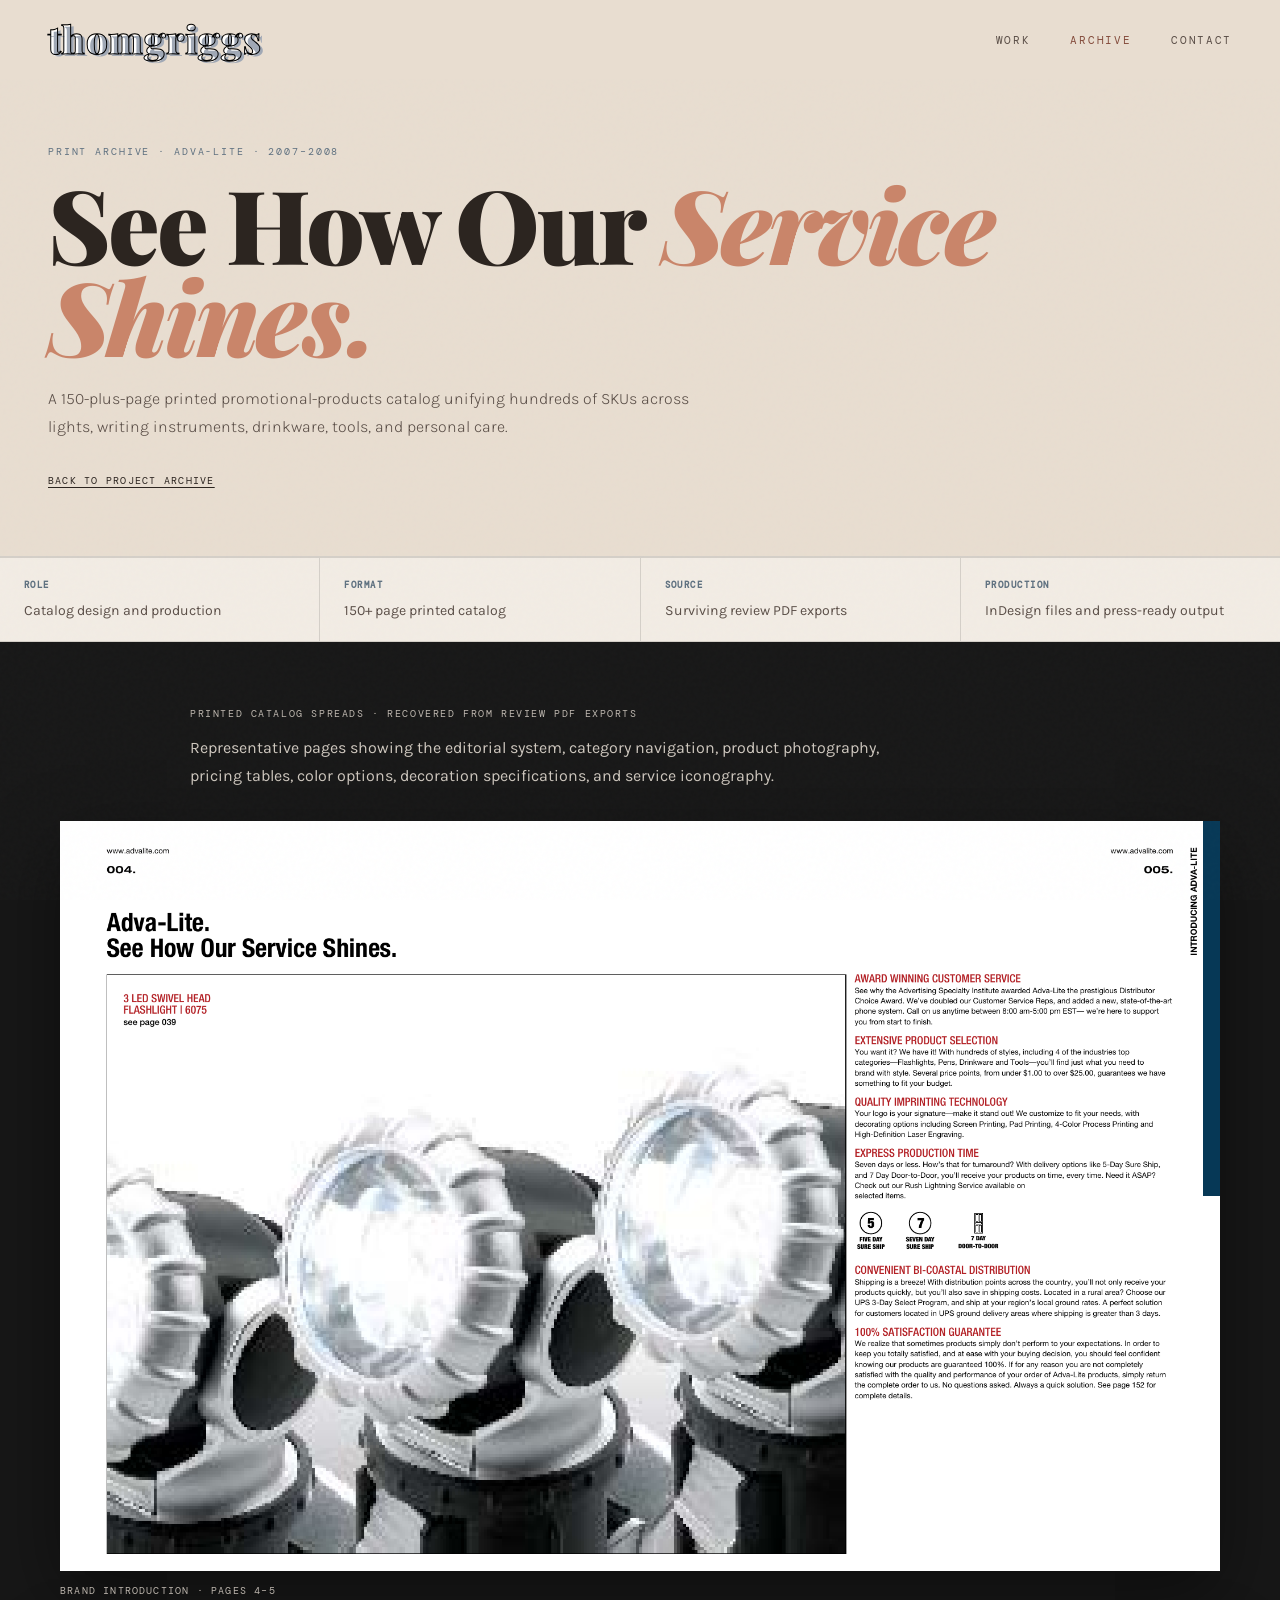
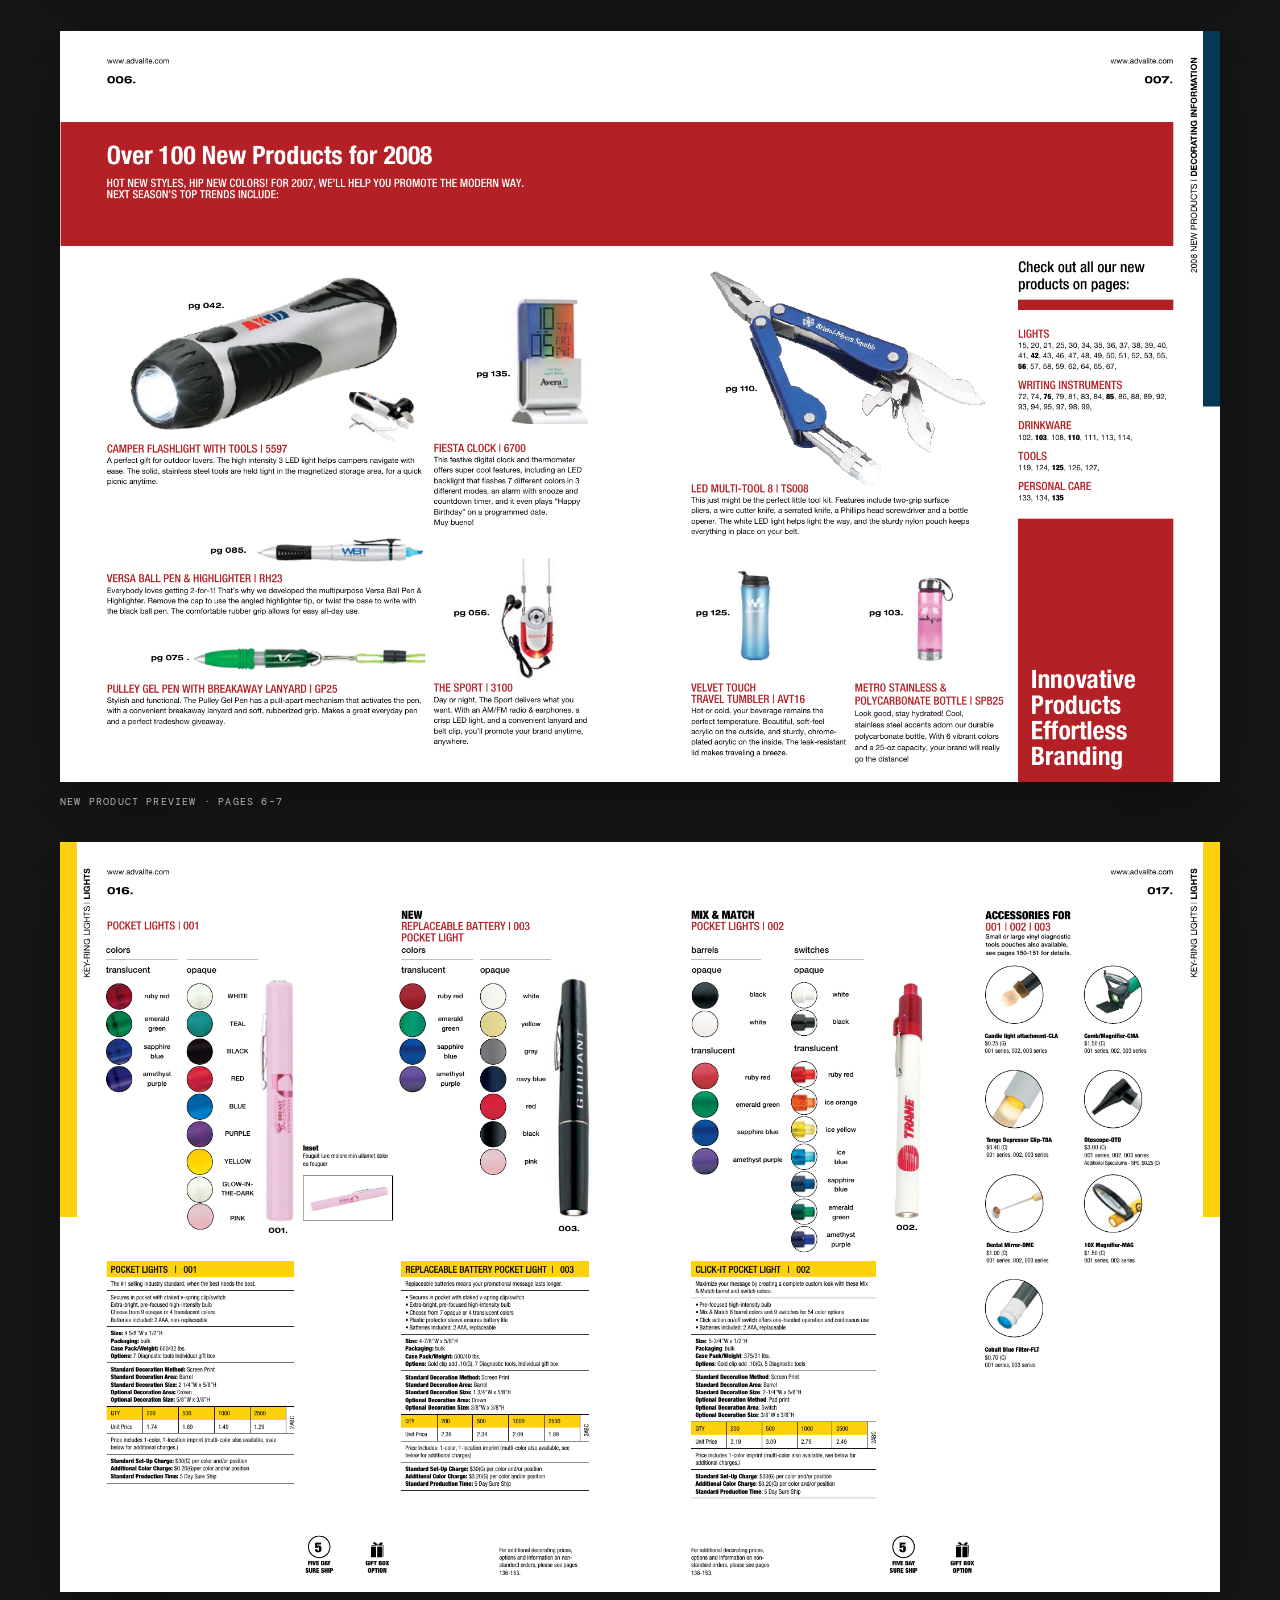
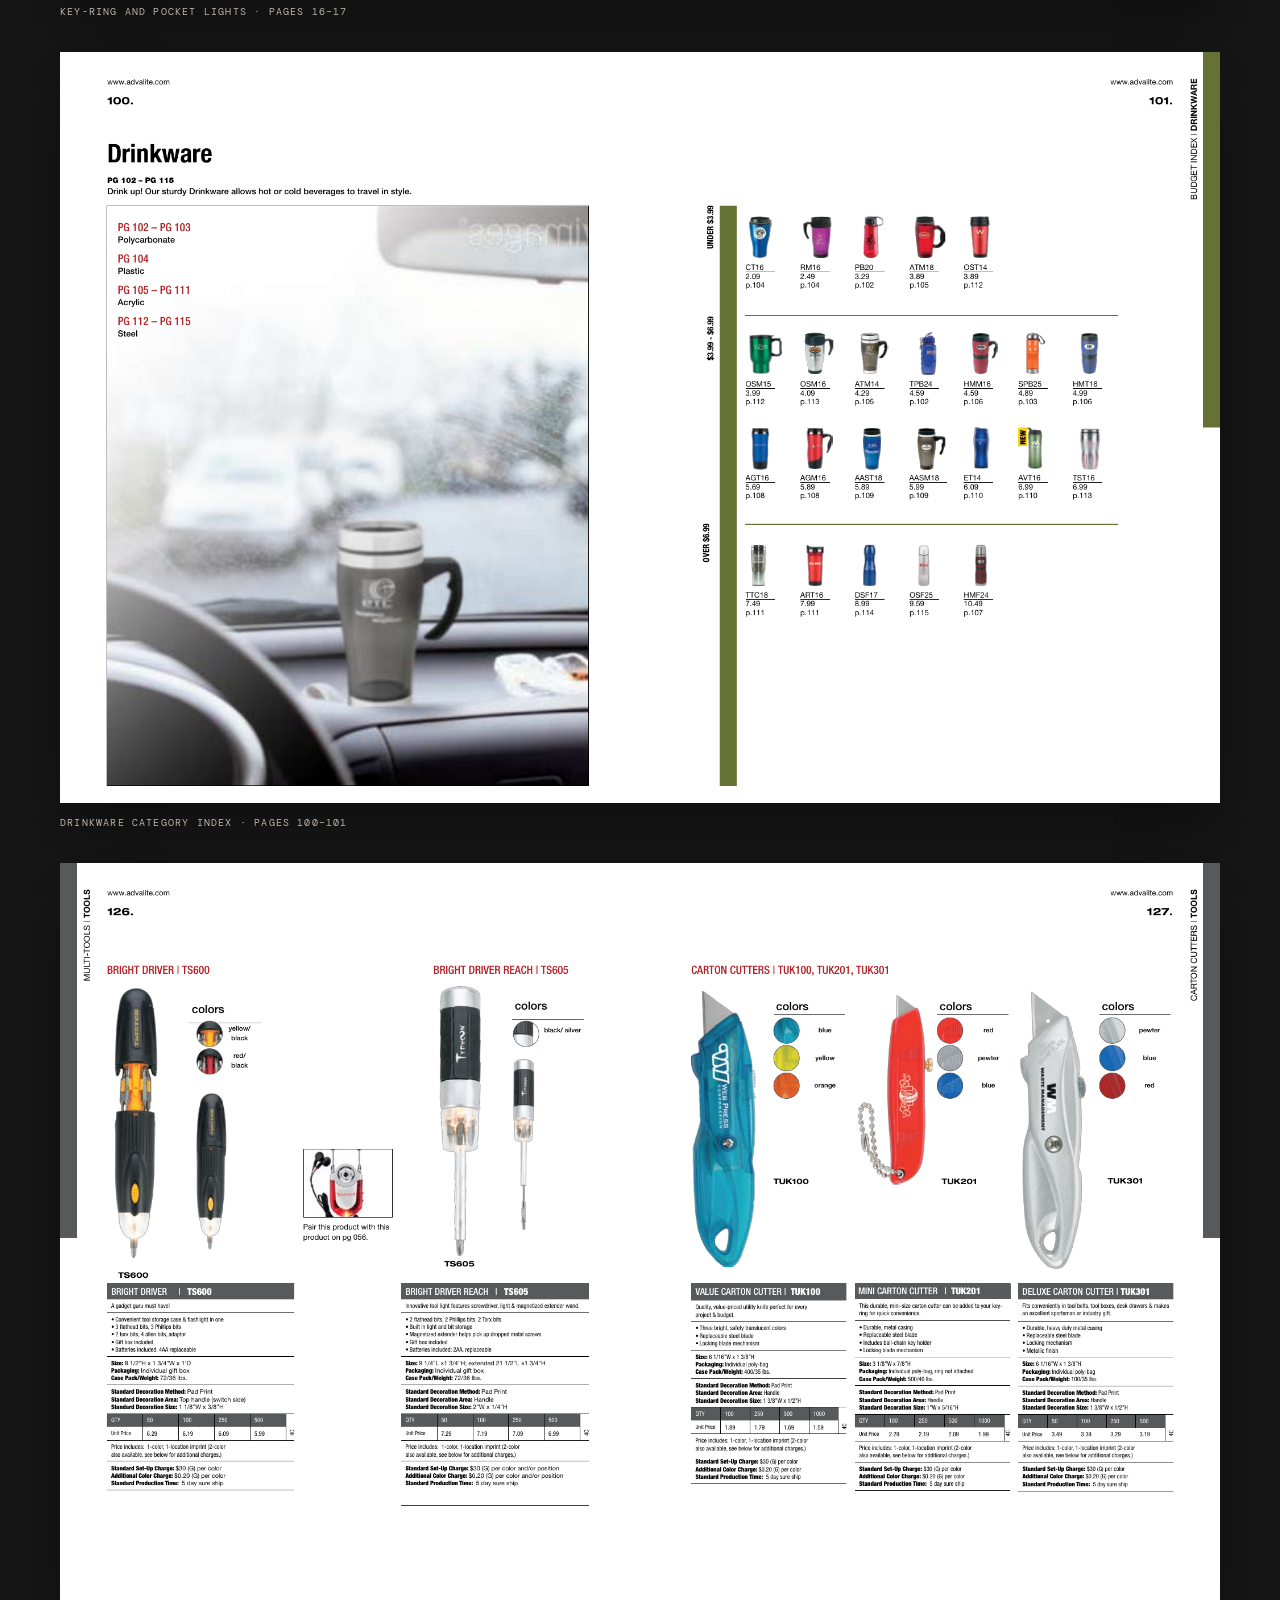
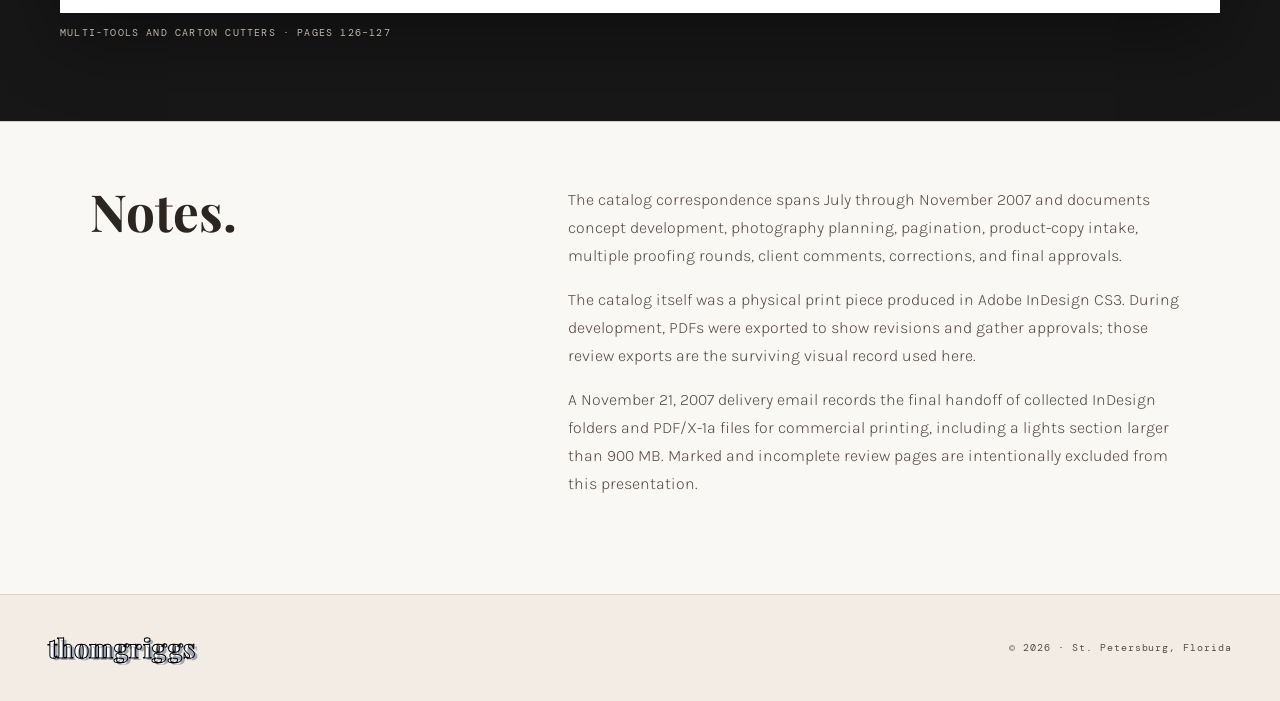
<file: archive/advalite-catalog/index.html>
<!DOCTYPE html><html lang="en"> <head><meta charset="UTF-8"><meta name="viewport" content="width=device-width, initial-scale=1.0"><meta name="description" content="Adva-Lite 2008 printed catalog archive by Thom Griggs: 150+ page promotional-products catalog design, production, InDesign layout, and press-ready output."><meta name="author" content="Thom Griggs"><meta name="theme-color" content="#e8ddd0"><title>Adva-Lite 2008 Printed Catalog | Thom Griggs</title><link rel="canonical" href="https://thomgriggs.com/archive/advalite-catalog/"><meta name="robots" content="index, follow"><meta property="og:type" content="article"><meta property="og:site_name" content="thomgriggs"><meta property="og:title" content="Adva-Lite 2008 Printed Catalog | Thom Griggs"><meta property="og:description" content="Recovered spreads from a 150+ page promotional-products catalog designed and produced in InDesign."><meta property="og:url" content="https://thomgriggs.com/archive/advalite-catalog/"><meta property="og:image" content="https://thomgriggs.com/images/og-image.png"><meta property="og:image:alt" content="thomgriggs.com homepage - Thom Griggs, web production specialist in St. Petersburg"><meta name="twitter:card" content="summary_large_image"><meta name="twitter:title" content="Adva-Lite 2008 Printed Catalog"><meta name="twitter:description" content="Recovered spreads from a 150+ page printed catalog by Thom Griggs."><meta name="twitter:image" content="https://thomgriggs.com/images/og-image.png"><link rel="icon" type="image/svg+xml" href="/favicon.svg"><link rel="preconnect" href="https://fonts.googleapis.com"><link rel="preconnect" href="https://fonts.gstatic.com" crossorigin><link rel="stylesheet" href="/_astro/BaseLayout.C7Eo-kTZ.css">
<style>.print-hero{background:var(--sand);padding:9rem 3rem 4rem;border-bottom:1px solid var(--fog)}.print-kicker{font-family:DM Mono,monospace;font-size:.65rem;letter-spacing:.18em;text-transform:uppercase;color:#5f7180;margin-bottom:1rem}.print-title{font-family:Playfair Display,serif;font-size:clamp(3.25rem,8vw,6.75rem);font-weight:900;line-height:.9;color:var(--ink);letter-spacing:-.03em;margin:0 0 1.5rem}.print-title em{font-style:italic;color:var(--coral)}.print-lede{max-width:650px;font-size:1rem;color:var(--ink-mid);line-height:1.75;font-weight:300}.print-facts{display:grid;grid-template-columns:repeat(4,1fr);gap:1px;background:var(--fog);border-top:1px solid var(--fog);border-bottom:1px solid var(--fog)}.print-fact{background:var(--sand-light);padding:1.3rem 1.5rem}.print-fact strong{display:block;font-family:DM Mono,monospace;font-size:.58rem;letter-spacing:.16em;text-transform:uppercase;color:#5f7180;margin-bottom:.4rem}.print-fact span{display:block;color:var(--ink-mid);font-size:.88rem;line-height:1.5}.spread-section{background:#171717;color:#fff;padding:4rem 3rem 5rem}.spread-intro{max-width:900px;margin:0 auto 2rem}.spread-label{font-family:DM Mono,monospace;font-size:.62rem;letter-spacing:.16em;text-transform:uppercase;color:#bdb6ae;margin:0 0 .75rem}.spread-intro p:last-child{max-width:720px;margin:0;color:#cfc8bf;line-height:1.7}.spread-grid{display:grid;gap:2rem;max-width:1160px;margin:0 auto}.spread{margin:0}.spread img{display:block;width:100%;height:auto;background:#fff;box-shadow:0 24px 70px rgba(0,0,0,.4)}.spread figcaption{font-family:DM Mono,monospace;font-size:.62rem;letter-spacing:.12em;text-transform:uppercase;color:#bdb6ae;margin-top:.75rem}.notes-section{background:var(--white);padding:4rem 3rem 5rem;border-top:1px solid var(--fog)}.notes-inner{display:grid;grid-template-columns:.8fr 1.2fr;gap:4rem;max-width:1100px;margin:0 auto}.notes-title{font-family:Playfair Display,serif;font-size:clamp(2.25rem,4vw,3.75rem);line-height:1;color:var(--ink);margin:0}.notes-copy p{color:var(--ink-mid);line-height:1.75;font-weight:300;margin:0 0 1rem}.archive-back{display:inline-block;margin-top:2rem;font-family:DM Mono,monospace;font-size:.65rem;letter-spacing:.12em;text-transform:uppercase;color:var(--ink);text-decoration:underline;text-underline-offset:3px}@media(max-width:900px){.print-facts{grid-template-columns:1fr 1fr}.notes-inner{grid-template-columns:1fr}.spread-section,.notes-section,.print-hero{padding-left:1.5rem;padding-right:1.5rem}}@media(max-width:560px){.print-facts{grid-template-columns:1fr}}</style></head> <body> <a href="#main" class="skip-link">Skip to main content</a> <nav class="site-nav" id="site-nav"> <a href="/" class="nav-logo" aria-label="thomgriggs home">thomgriggs</a> <ul class="nav-links"> <li><a href="/work">Work</a></li> <li><a href="/archive" aria-current="page">Archive</a></li> <li><a href="mailto:thomgriggs@gmail.com">Contact</a></li> </ul> <button class="nav-hamburger" id="nav-hamburger" aria-label="Open menu" aria-expanded="false" aria-controls="nav-dialog"> <span></span><span></span><span></span> </button> </nav> <dialog class="nav-dialog" id="nav-dialog" aria-label="Site navigation"> <div class="nav-dialog-inner"> <button class="nav-dialog-close" id="nav-dialog-close" aria-label="Close menu">&times;</button> <nav class="nav-dialog-links" aria-label="Mobile navigation"> <a href="/">Home</a> <a href="/work">Work</a> <a href="/archive" aria-current="page">Archive</a> <a href="mailto:thomgriggs@gmail.com">Contact</a> </nav> <p class="nav-dialog-sub">St. Pete &middot; Florida &middot; Est. 2005</p> </div> </dialog> <main id="main" tabindex="-1"> <section class="print-hero noise-overlay"> <p class="print-kicker">Print Archive · Adva-Lite · 2007–2008</p> <h1 class="print-title">See How Our <em>Service Shines.</em></h1> <p class="print-lede">A 150-plus-page printed promotional-products catalog unifying hundreds of SKUs across lights, writing instruments, drinkware, tools, and personal care.</p> <a class="archive-back" href="/archive/">Back to project archive</a> </section> <section class="print-facts" aria-label="Catalog project facts"> <div class="print-fact"><strong>Role</strong><span>Catalog design and production</span></div> <div class="print-fact"><strong>Format</strong><span>150+ page printed catalog</span></div> <div class="print-fact"><strong>Source</strong><span>Surviving review PDF exports</span></div> <div class="print-fact"><strong>Production</strong><span>InDesign files and press-ready output</span></div> </section> <section class="spread-section"> <div class="spread-intro"> <p class="spread-label">Printed catalog spreads · recovered from review PDF exports</p> <p>Representative pages showing the editorial system, category navigation, product photography, pricing tables, color options, decoration specifications, and service iconography.</p> </div> <div class="spread-grid"> <figure class="spread"> <img src="/images/print/advalite/advalite-service-spread.png" width="2040" height="1320" alt="Adva-Lite catalog service introduction spread" loading="eager"> <figcaption>Brand introduction · pages 4–5</figcaption> </figure> <figure class="spread"> <img src="/images/print/advalite/advalite-new-products-spread.png" width="2040" height="1320" alt="Adva-Lite 2008 new products catalog spread" loading="lazy"> <figcaption>New product preview · pages 6–7</figcaption> </figure> <figure class="spread"> <img src="/images/print/advalite/advalite-pocket-lights-spread.png" width="2040" height="1320" alt="Adva-Lite pocket lights product catalog spread" loading="lazy"> <figcaption>Key-ring and pocket lights · pages 16–17</figcaption> </figure> <figure class="spread"> <img src="/images/print/advalite/advalite-drinkware-spread.png" width="2040" height="1320" alt="Adva-Lite drinkware category catalog spread" loading="lazy"> <figcaption>Drinkware category index · pages 100–101</figcaption> </figure> <figure class="spread"> <img src="/images/print/advalite/advalite-tools-spread.png" width="2040" height="1320" alt="Adva-Lite tools product catalog spread" loading="lazy"> <figcaption>Multi-tools and carton cutters · pages 126–127</figcaption> </figure> </div> </section> <section class="notes-section"> <div class="notes-inner"> <h2 class="notes-title">Notes.</h2> <div class="notes-copy"> <p>The catalog correspondence spans July through November 2007 and documents concept development, photography planning, pagination, product-copy intake, multiple proofing rounds, client comments, corrections, and final approvals.</p> <p>The catalog itself was a physical print piece produced in Adobe InDesign CS3. During development, PDFs were exported to show revisions and gather approvals; those review exports are the surviving visual record used here.</p> <p>A November 21, 2007 delivery email records the final handoff of collected InDesign folders and PDF/X-1a files for commercial printing, including a lights section larger than 900 MB. Marked and incomplete review pages are intentionally excluded from this presentation.</p> </div> </div> </section> </main> <footer class="site-footer"> <a href="/" class="nav-logo footer-logo-mark" aria-label="thomgriggs home">thomgriggs</a> <span class="footer-copy">© 2026 · St. Petersburg, Florida</span> </footer> <script type="module">const s=document.getElementById("site-nav");s&&window.addEventListener("scroll",()=>{s.classList.toggle("scrolled",window.scrollY>40)},{passive:!0});const n=document.getElementById("nav-hamburger"),e=document.getElementById("nav-dialog"),c=document.getElementById("nav-dialog-close");function d(){e.showModal(),n.setAttribute("aria-expanded","true"),document.body.style.overflow="hidden",setTimeout(()=>e.querySelector("a")?.focus(),50)}function o(){e.classList.add("closing"),setTimeout(()=>{e.close(),e.classList.remove("closing"),n.setAttribute("aria-expanded","false"),document.body.style.overflow="",n.focus()},280)}n?.addEventListener("click",d);c?.addEventListener("click",o);e?.addEventListener("click",t=>{t.target===e&&o()});e?.addEventListener("cancel",t=>{t.preventDefault(),o()});e?.querySelectorAll("a").forEach(t=>t.addEventListener("click",()=>o()));</script> </body> </html>
</file>
<file: _astro/BaseLayout.C7Eo-kTZ.css>
@import"https://fonts.googleapis.com/css2?family=Playfair+Display:ital,wght@0,400;0,700;0,900;1,400;1,700&family=DM+Mono:wght@300;400;500&family=Karla:wght@300;400;500;600&display=swap";:root{--sand: #e8ddd0;--sand-light: #f2ece4;--coral: #c9856a;--coral-dark: #a96650;--dusk: #b5a898;--fog: #d4cfc8;--sky: #8faab5;--ink: #2c2520;--ink-mid: #5a4e47;--ink-faint: #9b8e86;--white: #faf8f5}.sr-only{position:absolute;width:1px;height:1px;padding:0;margin:-1px;overflow:hidden;clip:rect(0,0,0,0);white-space:nowrap;border:0}.skip-link{position:absolute;top:-100%;left:1rem;z-index:9999;padding:.75rem 1.5rem;background:var(--ink);color:var(--sand);font-family:DM Mono,monospace;font-size:.75rem;letter-spacing:.1em;text-decoration:none;text-transform:uppercase;border:2px solid var(--coral);transition:top .2s}.skip-link:focus{top:1rem;outline:2px solid var(--coral);outline-offset:2px}:focus-visible{outline:2px solid var(--coral);outline-offset:3px}:focus:not(:focus-visible){outline:none}@media(prefers-reduced-motion:reduce){*,*:before,*:after{animation-duration:.01ms!important;animation-iteration-count:1!important;transition-duration:.01ms!important;scroll-behavior:auto!important}}*,*:before,*:after{box-sizing:border-box;margin:0;padding:0}html{scroll-behavior:smooth}body{background:var(--white);color:var(--ink);font-family:Karla,sans-serif;font-size:16px;line-height:1.6;overflow-x:hidden}img{display:block;max-width:100%}a{color:inherit}.site-nav{position:fixed;top:0;left:0;right:0;z-index:100;display:flex;justify-content:space-between;align-items:center;padding:1.25rem 3rem;background:var(--sand);border-bottom:1px solid transparent;transition:border-color .3s,background .3s}.site-nav.scrolled{border-bottom-color:var(--fog);background:#e8ddd0f2;backdrop-filter:blur(8px)}.nav-logo{font-family:Playfair Display,serif;font-size:38px;font-weight:900;font-style:normal;color:transparent;-webkit-text-fill-color:transparent;-webkit-text-stroke:1px rgb(0,0,0);text-decoration:none;letter-spacing:.03rem;line-height:1;text-shadow:rgb(160,168,181) 3px 2px 0px,rgb(255,255,255) 0px 1px 0px;transition:transform .2s ease-out,text-shadow .2s ease-out;white-space:nowrap}.nav-logo:hover{transform:translateY(-1px);text-shadow:rgb(130,138,151) 4px 3px 0px,rgb(255,255,255) 0px 1px 0px}.nav-links{display:flex;gap:2.5rem;list-style:none}.nav-links a{font-family:DM Mono,monospace;font-size:.7rem;letter-spacing:.15em;text-transform:uppercase;color:var(--ink-mid);text-decoration:none;transition:color .2s}.nav-links a:hover,.nav-links a[aria-current=page]{color:var(--coral)}.btn-primary{display:inline-block;padding:.85rem 2.2rem;background:var(--ink);color:var(--sand);font-family:DM Mono,monospace;font-size:.72rem;letter-spacing:.12em;text-transform:uppercase;text-decoration:none;border:none;cursor:pointer;transition:background .25s,color .25s}.btn-primary:hover{background:var(--coral);color:var(--white)}.btn-ghost{display:inline-block;font-family:DM Mono,monospace;font-size:.72rem;letter-spacing:.12em;text-transform:uppercase;color:var(--ink-mid);text-decoration:none;border-bottom:1px solid var(--dusk);padding-bottom:2px;transition:color .2s,border-color .2s}.btn-ghost:hover{color:var(--coral);border-color:var(--coral)}.btn-outline{display:inline-block;padding:1rem 2.5rem;background:transparent;color:var(--sand);font-family:DM Mono,monospace;font-size:.72rem;letter-spacing:.15em;text-transform:uppercase;text-decoration:none;border:1px solid var(--dusk);cursor:pointer;transition:background .25s,border-color .25s,color .25s}.btn-outline:hover{background:var(--coral);border-color:var(--coral);color:var(--white)}.section-label{font-family:DM Mono,monospace;font-size:.65rem;letter-spacing:.22em;text-transform:uppercase;color:var(--ink-faint);margin-bottom:3rem;display:flex;align-items:center;gap:1rem}.section-label:after{content:"";flex:1;height:1px;background:var(--fog)}.eyebrow{font-family:DM Mono,monospace;font-size:.65rem;letter-spacing:.22em;text-transform:uppercase;color:var(--coral);margin-bottom:.75rem}.site-footer{background:var(--sand-light);padding:2.5rem 3rem;border-top:1px solid var(--fog);display:flex;justify-content:space-between;align-items:center;flex-wrap:wrap;gap:1rem}.footer-logo-mark{font-size:26px}.footer-copy{font-family:DM Mono,monospace;font-size:.6rem;letter-spacing:.1em;color:var(--ink-faint)}@keyframes fadeUp{0%{opacity:0;transform:translateY(24px)}to{opacity:1;transform:translateY(0)}}@keyframes fadeIn{0%{opacity:0}to{opacity:1}}.anim-1{opacity:0;animation:fadeUp .8s ease forwards .2s}.anim-2{opacity:0;animation:fadeUp .9s ease forwards .5s}.anim-3{opacity:0;animation:fadeUp .9s ease forwards .8s}.anim-4{opacity:0;animation:fadeUp .9s ease forwards 1s}.anim-5{opacity:0;animation:fadeIn 1s ease forwards 1.2s}.noise-overlay:before{content:"";position:absolute;inset:0;background-image:url("data:image/svg+xml,%3Csvg viewBox='0 0 256 256' xmlns='http://www.w3.org/2000/svg'%3E%3Cfilter id='noise'%3E%3CfeTurbulence type='fractalNoise' baseFrequency='0.9' numOctaves='4' stitchTiles='stitch'/%3E%3C/filter%3E%3Crect width='100%25' height='100%25' filter='url(%23noise)' opacity='0.05'/%3E%3C/svg%3E");opacity:.4;pointer-events:none;z-index:1}.noise-overlay>*{position:relative;z-index:2}.nav-hamburger{display:none;flex-direction:column;justify-content:center;gap:5px;width:36px;height:36px;background:none;border:none;cursor:pointer;padding:4px;margin-left:auto}.nav-hamburger span{display:block;width:22px;height:1.5px;background:var(--ink);transition:transform .25s ease,opacity .25s ease;transform-origin:center}.nav-hamburger[aria-expanded=true] span:nth-child(1){transform:translateY(6.5px) rotate(45deg)}.nav-hamburger[aria-expanded=true] span:nth-child(2){opacity:0}.nav-hamburger[aria-expanded=true] span:nth-child(3){transform:translateY(-6.5px) rotate(-45deg)}.nav-dialog{position:fixed;inset:0;width:100%;height:100%;max-width:100%;max-height:100%;margin:0;padding:0;border:none;background:var(--sand);z-index:200;animation:dialogSlideIn .3s cubic-bezier(.16,1,.3,1) forwards}.nav-dialog::backdrop{background:transparent}.nav-dialog.closing{animation:dialogSlideOut .28s cubic-bezier(.7,0,.84,0) forwards}@keyframes dialogSlideIn{0%{opacity:0;transform:translateY(-12px)}to{opacity:1;transform:translateY(0)}}@keyframes dialogSlideOut{0%{opacity:1;transform:translateY(0)}to{opacity:0;transform:translateY(-12px)}}.nav-dialog-inner{display:flex;flex-direction:column;height:100%;padding:1rem 2rem 3rem}.nav-dialog-close{align-self:flex-end;background:none;border:none;outline:none;font-size:1.25rem;color:var(--ink-faint);cursor:pointer;line-height:1;padding:.5rem;transition:color .2s;font-family:DM Mono,monospace;letter-spacing:.05em}.nav-dialog-close:hover{color:var(--coral)}.nav-dialog-close:focus-visible{outline:2px solid var(--coral);outline-offset:2px}.nav-dialog-links{display:flex;flex-direction:column;gap:0;margin-top:2rem;flex:1}.nav-dialog-links a{font-family:DM Mono,monospace;font-size:.7rem;letter-spacing:.15em;text-transform:uppercase;color:var(--ink-mid);text-decoration:none;padding:1.1rem 0;border-bottom:1px solid var(--fog);transition:color .2s}.nav-dialog-links a:hover,.nav-dialog-links a[aria-current=page]{color:var(--coral)}.nav-dialog-sub{font-family:DM Mono,monospace;font-size:.6rem;letter-spacing:.2em;text-transform:uppercase;color:var(--ink-faint);margin-top:2rem}@media(max-width:768px){.site-nav{padding:1rem 1.5rem}.nav-links{display:none}.nav-hamburger{display:flex}}
.footer-copy{color:#5a4e47}.nav-links a[aria-current=page]{color:#834b3b}
</file>
<file: _astro/archive@_@astro.x3Nd_poE.css>
.archive-hero[data-astro-cid-qma2cssl]{min-height:28vh;background:var(--sand);display:flex;flex-direction:column;justify-content:flex-end;padding:7rem 3rem 3rem;position:relative;overflow:hidden;border-bottom:1px solid var(--fog)}.arch-title[data-astro-cid-qma2cssl]{font-family:Playfair Display,serif;font-size:clamp(3rem,8vw,6.5rem);font-weight:900;line-height:.9;color:var(--ink);letter-spacing:-.03em;margin-bottom:1.5rem}.arch-title[data-astro-cid-qma2cssl] em[data-astro-cid-qma2cssl]{font-style:italic;color:var(--coral)}.arch-subtitle[data-astro-cid-qma2cssl]{max-width:500px;font-size:1rem;color:var(--ink-mid);line-height:1.7;font-weight:300}.archive-section[data-astro-cid-qma2cssl]{padding:4rem 3rem;background:var(--white)}.filters-bar[data-astro-cid-qma2cssl]{display:flex;flex-direction:column;gap:1rem;margin-bottom:2.5rem;padding-bottom:2rem;border-bottom:1px solid var(--fog)}.filter-group[data-astro-cid-qma2cssl]{display:flex;align-items:center;gap:.65rem;flex-wrap:wrap}.filter-label[data-astro-cid-qma2cssl]{font-family:DM Mono,monospace;font-size:.6rem;letter-spacing:.18em;text-transform:uppercase;color:var(--ink-faint);min-width:36px}.filter-btn[data-astro-cid-qma2cssl]{font-family:DM Mono,monospace;font-size:.65rem;letter-spacing:.1em;text-transform:uppercase;padding:.35rem 1rem;border:1px solid var(--fog);background:transparent;color:var(--ink-mid);cursor:pointer;transition:all .2s}.filter-btn[data-astro-cid-qma2cssl]:hover,.filter-btn[data-astro-cid-qma2cssl].active{background:var(--ink);color:var(--sand);border-color:var(--ink)}.search-bar[data-astro-cid-qma2cssl]{margin-bottom:1.5rem}.search-input[data-astro-cid-qma2cssl]{width:100%;max-width:380px;font-family:DM Mono,monospace;font-size:.72rem;letter-spacing:.08em;padding:.6rem 1rem;border:1px solid var(--fog);background:var(--white);color:var(--ink);outline:none;transition:border-color .2s}.search-input[data-astro-cid-qma2cssl]:focus{border-color:var(--coral)}.search-input[data-astro-cid-qma2cssl]::placeholder{color:var(--ink-faint)}.archive-count[data-astro-cid-qma2cssl]{font-family:DM Mono,monospace;font-size:.65rem;letter-spacing:.1em;color:var(--ink-faint);margin-bottom:2rem}.archive-grid[data-astro-cid-qma2cssl]{display:grid;grid-template-columns:repeat(auto-fill,minmax(300px,1fr));gap:1.5rem}.archive-card[data-astro-cid-qma2cssl]{background:var(--sand-light);overflow:hidden;transition:transform .3s ease,box-shadow .3s ease;cursor:default}.archive-card[data-astro-cid-qma2cssl]:hover{transform:translateY(-4px);box-shadow:0 12px 40px #2c25201a}.card-thumb[data-astro-cid-qma2cssl]{aspect-ratio:16/9;background:#fff;overflow:hidden;display:flex;align-items:stretch;justify-content:stretch;position:relative;padding:30px 8px 0;box-sizing:border-box}.card-thumb[data-astro-cid-qma2cssl]:before{content:"";position:absolute;top:10px;left:8px;right:8px;height:20px;background:#eee7de;border-radius:4px 4px 0 0;box-shadow:0 6px 16px #2c25200d}.card-thumb[data-astro-cid-qma2cssl]:after{content:"";position:absolute;top:18px;left:18px;width:6px;height:6px;border-radius:50%;background:var(--dusk);box-shadow:10px 0 0 var(--dusk),20px 0 0 var(--dusk);opacity:.28}.card-thumb[data-astro-cid-qma2cssl] img[data-astro-cid-qma2cssl]{width:100%;height:100%;object-fit:cover;object-position:top;filter:saturate(.95);box-shadow:0 18px 42px #2c25202b;background:var(--white)}.card-thumb[data-astro-cid-qma2cssl].thumb-placeholder{background:#fff}.card-thumb[data-astro-cid-qma2cssl].thumb-placeholder img[data-astro-cid-qma2cssl]{display:none}.thumb-text[data-astro-cid-qma2cssl]{font-family:Playfair Display,serif;font-style:italic;font-size:.9rem;color:var(--dusk);text-align:center;padding:1rem}.card-body[data-astro-cid-qma2cssl]{padding:1.25rem 1.5rem 1.5rem}.card-name[data-astro-cid-qma2cssl]{font-family:Playfair Display,serif;font-size:1.1rem;font-weight:700;color:var(--ink);margin-bottom:.35rem;line-height:1.2}.card-name-link[data-astro-cid-qma2cssl]{text-decoration:none}.card-name-link[data-astro-cid-qma2cssl]:hover .card-name[data-astro-cid-qma2cssl]{color:var(--coral)}.card-meta[data-astro-cid-qma2cssl]{display:flex;gap:.75rem;align-items:center;margin-bottom:.5rem}.card-year[data-astro-cid-qma2cssl]{font-family:DM Mono,monospace;font-size:.6rem;letter-spacing:.08em;color:var(--coral)}.card-type[data-astro-cid-qma2cssl]{font-family:DM Mono,monospace;font-size:.6rem;letter-spacing:.08em;text-transform:uppercase;color:var(--ink-faint)}.card-role[data-astro-cid-qma2cssl]{font-size:.82rem;color:var(--ink-mid);line-height:1.5}.no-results[data-astro-cid-qma2cssl]{display:none;font-family:DM Mono,monospace;font-size:.8rem;color:var(--ink-faint);text-align:center;padding:4rem 0}.no-results[data-astro-cid-qma2cssl].visible{display:block}@media(max-width:768px){.archive-hero[data-astro-cid-qma2cssl]{padding:8rem 1.5rem 3rem}.archive-section[data-astro-cid-qma2cssl]{padding:3rem 1.5rem}.archive-grid[data-astro-cid-qma2cssl]{grid-template-columns:1fr 1fr}}@media(max-width:480px){.archive-grid[data-astro-cid-qma2cssl]{grid-template-columns:1fr}}
.filter-label[data-astro-cid-qma2cssl],.archive-count[data-astro-cid-qma2cssl],.card-year[data-astro-cid-qma2cssl],.card-type[data-astro-cid-qma2cssl]{color:#5a4e47}
.archive-card[data-format=website][data-astro-cid-qma2cssl] .card-thumb[data-astro-cid-qma2cssl]:before{background:#eee7de}.archive-card[data-format=website][data-astro-cid-qma2cssl] .card-thumb[data-astro-cid-qma2cssl]:after{background:#9b8b7d;box-shadow:10px 0 0 #9b8b7d,20px 0 0 #9b8b7d;opacity:.55}.archive-card[data-format=email][data-astro-cid-qma2cssl] .card-thumb[data-astro-cid-qma2cssl]:before{background:#a65f68}.archive-card[data-format=email][data-astro-cid-qma2cssl] .card-thumb[data-astro-cid-qma2cssl]:after{background:#fff;box-shadow:10px 0 0 #fff,20px 0 0 #fff;opacity:.72}.archive-card[data-format=print][data-astro-cid-qma2cssl] .card-thumb[data-astro-cid-qma2cssl]:before{background:#5f7180}.archive-card[data-format=print][data-astro-cid-qma2cssl] .card-thumb[data-astro-cid-qma2cssl]:after{background:#f4f0ea;box-shadow:10px 0 0 #f4f0ea,20px 0 0 #f4f0ea;opacity:.75}
.filter-btn[data-filter=format][data-value=website][data-astro-cid-qma2cssl]{border-color:#c9bdb2;color:#6c5d50}.filter-btn[data-filter=format][data-value=website][data-astro-cid-qma2cssl]:hover,.filter-btn[data-filter=format][data-value=website][data-astro-cid-qma2cssl].active{background:#9b8b7d;border-color:#9b8b7d;color:#fff}.filter-btn[data-filter=format][data-value=email][data-astro-cid-qma2cssl]{border-color:#d6b4b8;color:#7e4850}.filter-btn[data-filter=format][data-value=email][data-astro-cid-qma2cssl]:hover,.filter-btn[data-filter=format][data-value=email][data-astro-cid-qma2cssl].active{background:#a65f68;border-color:#a65f68;color:#fff}.filter-btn[data-filter=format][data-value=print][data-astro-cid-qma2cssl]{border-color:#aebbc4;color:#4f6372}.filter-btn[data-filter=format][data-value=print][data-astro-cid-qma2cssl]:hover,.filter-btn[data-filter=format][data-value=print][data-astro-cid-qma2cssl].active{background:#5f7180;border-color:#5f7180;color:#fff}
</file>
<file: _astro/work@_@astro.guzsazyt.css>
.tl-section{background:#231e1a;border-top:1px solid rgba(255,255,255,.08);overflow:hidden}.tl-section-title{font-family:DM Mono,monospace;font-size:.6rem;letter-spacing:.25em;text-transform:uppercase;color:#ffffff4d;padding:2rem 3rem 0;margin:0}.tl-hint{font-size:11px;font-family:DM Mono,monospace;letter-spacing:.16em;text-transform:uppercase;color:#fff3;text-align:right;padding:1.5rem 2rem .6rem;margin:0}.tl-sc{overflow-x:scroll;overflow-y:hidden;cursor:grab;scrollbar-width:none;padding:0 80px}.tl-sc::-webkit-scrollbar{display:none}.tl-sc.g{cursor:grabbing}.tl-stage{position:relative}.tl-card{position:absolute;width:192px;background:#18120e;border:1px solid rgba(180,115,88,.22);padding:11px 13px 11px 22px;z-index:4;transition:border-color .2s;outline:none;cursor:pointer}.tl-card:hover{border-color:#c9856a8c}.tl-card.lit{border-color:#c9856a}.tl-card:focus-visible{outline:2px solid #c9856a;outline-offset:3px}.tl-eyelet{position:absolute;border-radius:50%;background:#18120e;border:2px solid rgba(170,110,80,.45);z-index:6;transition:border-color .2s,box-shadow .2s;pointer-events:none}.tl-card:hover .tl-eyelet,.tl-card.lit .tl-eyelet{border-color:#c9856a}.tl-card.lit .tl-eyelet{box-shadow:0 0 0 3px #c9856a33}.tl-card.major .tl-eyelet{border-color:#c9856a}.tl-card.major.lit .tl-eyelet{box-shadow:0 0 0 5px #c9856a40}.tl-co{font-family:Playfair Display,serif;font-size:13px;font-weight:700;color:#f0e8df;margin-bottom:3px;line-height:1.2}.tl-rl{font-size:10px;font-family:DM Mono,monospace;letter-spacing:.05em;text-transform:uppercase;color:#c9856a;margin-bottom:2px}.tl-dt{font-size:9.5px;font-family:DM Mono,monospace;color:#fff6;margin-bottom:5px}.tl-ds{font-size:11px;color:#e8ddd0ad;line-height:1.5}.tl-wrap{position:absolute}.tl-gfx{position:absolute;opacity:.28;transition:opacity .4s;pointer-events:none;will-change:transform}.tl-gfx.lit{opacity:.75}.tl-gfx svg{display:block}.work-hero[data-astro-cid-jljc7dey]{background:var(--sand);padding:10rem 3rem 5rem;position:relative;overflow:hidden}.work-title[data-astro-cid-jljc7dey]{font-family:Playfair Display,serif;font-size:clamp(3.5rem,8vw,7rem);font-weight:900;line-height:.9;color:var(--ink);letter-spacing:-.03em;margin:1rem 0 1.5rem}.work-title[data-astro-cid-jljc7dey] em[data-astro-cid-jljc7dey]{font-style:italic;color:var(--coral)}.work-subtitle[data-astro-cid-jljc7dey]{max-width:480px;font-size:1rem;color:var(--ink-mid);line-height:1.7;font-weight:300}.section-label[data-astro-cid-jljc7dey]{font-family:DM Mono,monospace;font-size:.6rem;letter-spacing:.25em;text-transform:uppercase;color:var(--ink-faint);padding:2rem 3rem 0;display:flex;align-items:center;gap:1rem}.section-label[data-astro-cid-jljc7dey]:after{content:"";flex:1;height:1px;background:var(--fog)}.spotlight-section[data-astro-cid-jljc7dey]{background:var(--white);border-top:1px solid var(--fog)}.spotlight-item[data-astro-cid-jljc7dey]{display:grid;grid-template-columns:1fr 1fr;border-bottom:1px solid var(--fog)}.spotlight-item[data-astro-cid-jljc7dey].reverse{direction:rtl}.spotlight-item[data-astro-cid-jljc7dey].reverse>[data-astro-cid-jljc7dey]{direction:ltr}.spotlight-visual[data-astro-cid-jljc7dey]{background:var(--sand-light);display:flex;align-items:center;justify-content:center;padding:3rem}.mock-browser[data-astro-cid-jljc7dey]{width:84%;max-width:460px;background:var(--white);border-radius:4px 4px 0 0;box-shadow:0 8px 40px #2c25201f;overflow:hidden;display:flex;flex-direction:column}.mock-bar[data-astro-cid-jljc7dey]{background:var(--fog);padding:.45rem .65rem;display:flex;gap:.35rem;align-items:center;flex-shrink:0}.mock-dot[data-astro-cid-jljc7dey]{width:8px;height:8px;border-radius:50%;background:var(--dusk);display:inline-block}.mock-url[data-astro-cid-jljc7dey]{font-family:DM Mono,monospace;font-size:.55rem;color:var(--ink-faint);margin-left:.5rem;letter-spacing:.05em}.mock-content[data-astro-cid-jljc7dey]{flex:1;overflow:hidden}.mock-screenshot[data-astro-cid-jljc7dey]{padding:0;background:var(--fog)}.mock-screenshot[data-astro-cid-jljc7dey] img[data-astro-cid-jljc7dey]{width:100%;max-height:340px;object-fit:cover;object-position:top;display:block;filter:saturate(.9)}.spotlight-meta[data-astro-cid-jljc7dey]{padding:3.5rem 3rem;display:flex;flex-direction:column;justify-content:center}.sp-tag[data-astro-cid-jljc7dey]{font-family:DM Mono,monospace;font-size:.6rem;letter-spacing:.15em;text-transform:uppercase;color:var(--coral);margin-bottom:1rem;display:block}.sp-name[data-astro-cid-jljc7dey]{font-family:Playfair Display,serif;font-size:clamp(1.5rem,2.5vw,2.25rem);font-weight:700;color:var(--ink);margin-bottom:.4rem;line-height:1.1}.sp-role[data-astro-cid-jljc7dey]{font-family:DM Mono,monospace;font-size:.6rem;letter-spacing:.12em;text-transform:uppercase;color:var(--ink-faint);margin-bottom:1.25rem}.sp-desc[data-astro-cid-jljc7dey]{font-size:.95rem;color:var(--ink-mid);line-height:1.75;font-weight:300;margin-bottom:1.5rem}.sp-craft[data-astro-cid-jljc7dey]{background:var(--ink);padding:1.25rem 1.5rem;margin-bottom:1.5rem}.sp-craft[data-astro-cid-jljc7dey].focus-note{background:#f6fbff;border:1px solid #c9ddec;border-left:3px solid #4d8fb5;box-shadow:0 10px 24px rgba(45,88,112,.08)}.sp-craft[data-astro-cid-jljc7dey].focus-note .craft-label[data-astro-cid-jljc7dey]{color:#2d6f95}.sp-craft[data-astro-cid-jljc7dey].focus-note .craft-text[data-astro-cid-jljc7dey]{color:#315568}.craft-label[data-astro-cid-jljc7dey]{font-family:DM Mono,monospace;font-size:.55rem;letter-spacing:.2em;text-transform:uppercase;color:var(--coral);margin-bottom:.5rem}.craft-text[data-astro-cid-jljc7dey]{font-size:.82rem;color:var(--fog);line-height:1.7;font-weight:300}.sp-link[data-astro-cid-jljc7dey]{font-family:DM Mono,monospace;font-size:.65rem;letter-spacing:.1em;color:var(--ink);text-decoration:underline;text-decoration-color:var(--ink);text-underline-offset:3px;transition:color .2s,text-decoration-color .2s;display:inline}.sp-link[data-astro-cid-jljc7dey]:hover{color:var(--coral);text-decoration-color:var(--coral)}.edu-section[data-astro-cid-jljc7dey]{background:var(--white);padding:0 0 4rem;border-top:1px solid var(--fog)}.edu-grid[data-astro-cid-jljc7dey]{padding:0 3rem}.edu-grid[data-astro-cid-jljc7dey]{display:grid;grid-template-columns:repeat(3,1fr);gap:3rem;margin-top:2rem}.edu-entry[data-astro-cid-jljc7dey]{padding-left:1.25rem;border-left:2px solid var(--coral)}.edu-year[data-astro-cid-jljc7dey]{font-family:DM Mono,monospace;font-size:.6rem;letter-spacing:.15em;color:var(--coral);margin-bottom:.5rem}.edu-school[data-astro-cid-jljc7dey]{font-family:Playfair Display,serif;font-size:1.05rem;font-weight:700;color:var(--ink);margin-bottom:.25rem}.edu-degree[data-astro-cid-jljc7dey]{font-family:DM Mono,monospace;font-size:.62rem;letter-spacing:.08em;text-transform:uppercase;color:var(--ink-faint);margin-bottom:.75rem}.edu-desc[data-astro-cid-jljc7dey]{font-size:.88rem;color:var(--ink-mid);line-height:1.65;font-weight:300}.archive-cta[data-astro-cid-jljc7dey]{background:var(--ink);padding:0;display:flex;flex-direction:column;position:relative;overflow:hidden}.archive-cta[data-astro-cid-jljc7dey]:before{content:"";position:absolute;inset:0;background-image:url(/images/archive-screenshots/les-berges-de-palombaggia.png);background-size:cover;background-position:center;opacity:.08;z-index:0}.archive-cta[data-astro-cid-jljc7dey] .section-label[data-astro-cid-jljc7dey],.archive-cta[data-astro-cid-jljc7dey] .arc-inner[data-astro-cid-jljc7dey]{position:relative;z-index:1}.archive-cta[data-astro-cid-jljc7dey] .section-label[data-astro-cid-jljc7dey]{color:#ffffff4d;margin-bottom:0}.archive-cta[data-astro-cid-jljc7dey] .section-label[data-astro-cid-jljc7dey]:after{background:#ffffff14}.arc-inner[data-astro-cid-jljc7dey]{padding:2.5rem 3rem 5rem;display:flex;align-items:center;justify-content:space-between;gap:3rem}.arc-inner[data-astro-cid-jljc7dey]{padding:3rem 3rem 5rem;display:flex;align-items:center;justify-content:space-between;gap:3rem}.arc-label[data-astro-cid-jljc7dey]{font-family:DM Mono,monospace;font-size:.65rem;letter-spacing:.18em;text-transform:uppercase;color:#ffffff59;margin-bottom:.75rem}.arc-heading[data-astro-cid-jljc7dey]{font-family:Playfair Display,serif;font-size:clamp(2.5rem,5vw,4rem);font-style:italic;color:var(--sand);line-height:1;margin-bottom:.75rem}.arc-sub[data-astro-cid-jljc7dey]{font-size:.9rem;color:var(--fog);font-weight:300}.btn-outline-light[data-astro-cid-jljc7dey]{font-family:DM Mono,monospace;font-size:.65rem;letter-spacing:.15em;text-transform:uppercase;color:var(--sand);border:1px solid var(--dusk);padding:.9rem 2rem;text-decoration:none;white-space:nowrap;flex-shrink:0;transition:border-color .2s,color .2s}.btn-outline-light[data-astro-cid-jljc7dey]:hover{border-color:var(--coral);color:var(--coral)}@media(max-width:900px){.spotlight-item[data-astro-cid-jljc7dey]{grid-template-columns:1fr}.spotlight-item[data-astro-cid-jljc7dey].reverse{direction:ltr}.spotlight-visual[data-astro-cid-jljc7dey]{min-height:280px}.edu-grid[data-astro-cid-jljc7dey]{grid-template-columns:1fr;gap:2rem}.archive-cta[data-astro-cid-jljc7dey]{flex-direction:column;align-items:flex-start;padding:3.5rem 2rem}.timeline-header[data-astro-cid-jljc7dey]{padding:2rem 1.5rem 0}.timeline-track-wrap[data-astro-cid-jljc7dey]{padding:2rem 1.5rem 2.5rem}.section-label[data-astro-cid-jljc7dey]{padding-left:1.5rem}.edu-section[data-astro-cid-jljc7dey]{padding-left:1.5rem;padding-right:1.5rem}}@media(max-width:600px){.work-hero[data-astro-cid-jljc7dey]{padding:8rem 1.5rem 3rem}.spotlight-meta[data-astro-cid-jljc7dey]{padding:2.5rem 1.5rem}.tl-card[data-astro-cid-jljc7dey]{width:240px}.tl-card--major[data-astro-cid-jljc7dey]{width:260px}}
.section-label[data-astro-cid-jljc7dey],.mock-url[data-astro-cid-jljc7dey],.sp-role[data-astro-cid-jljc7dey],.edu-degree[data-astro-cid-jljc7dey]{color:#5a4e47}.sp-tag[data-astro-cid-jljc7dey],.edu-year[data-astro-cid-jljc7dey]{color:#834b3b}.tl-section-title{color:#d8cfc7}.tl-dt{color:#d8cfc7}
</file>
